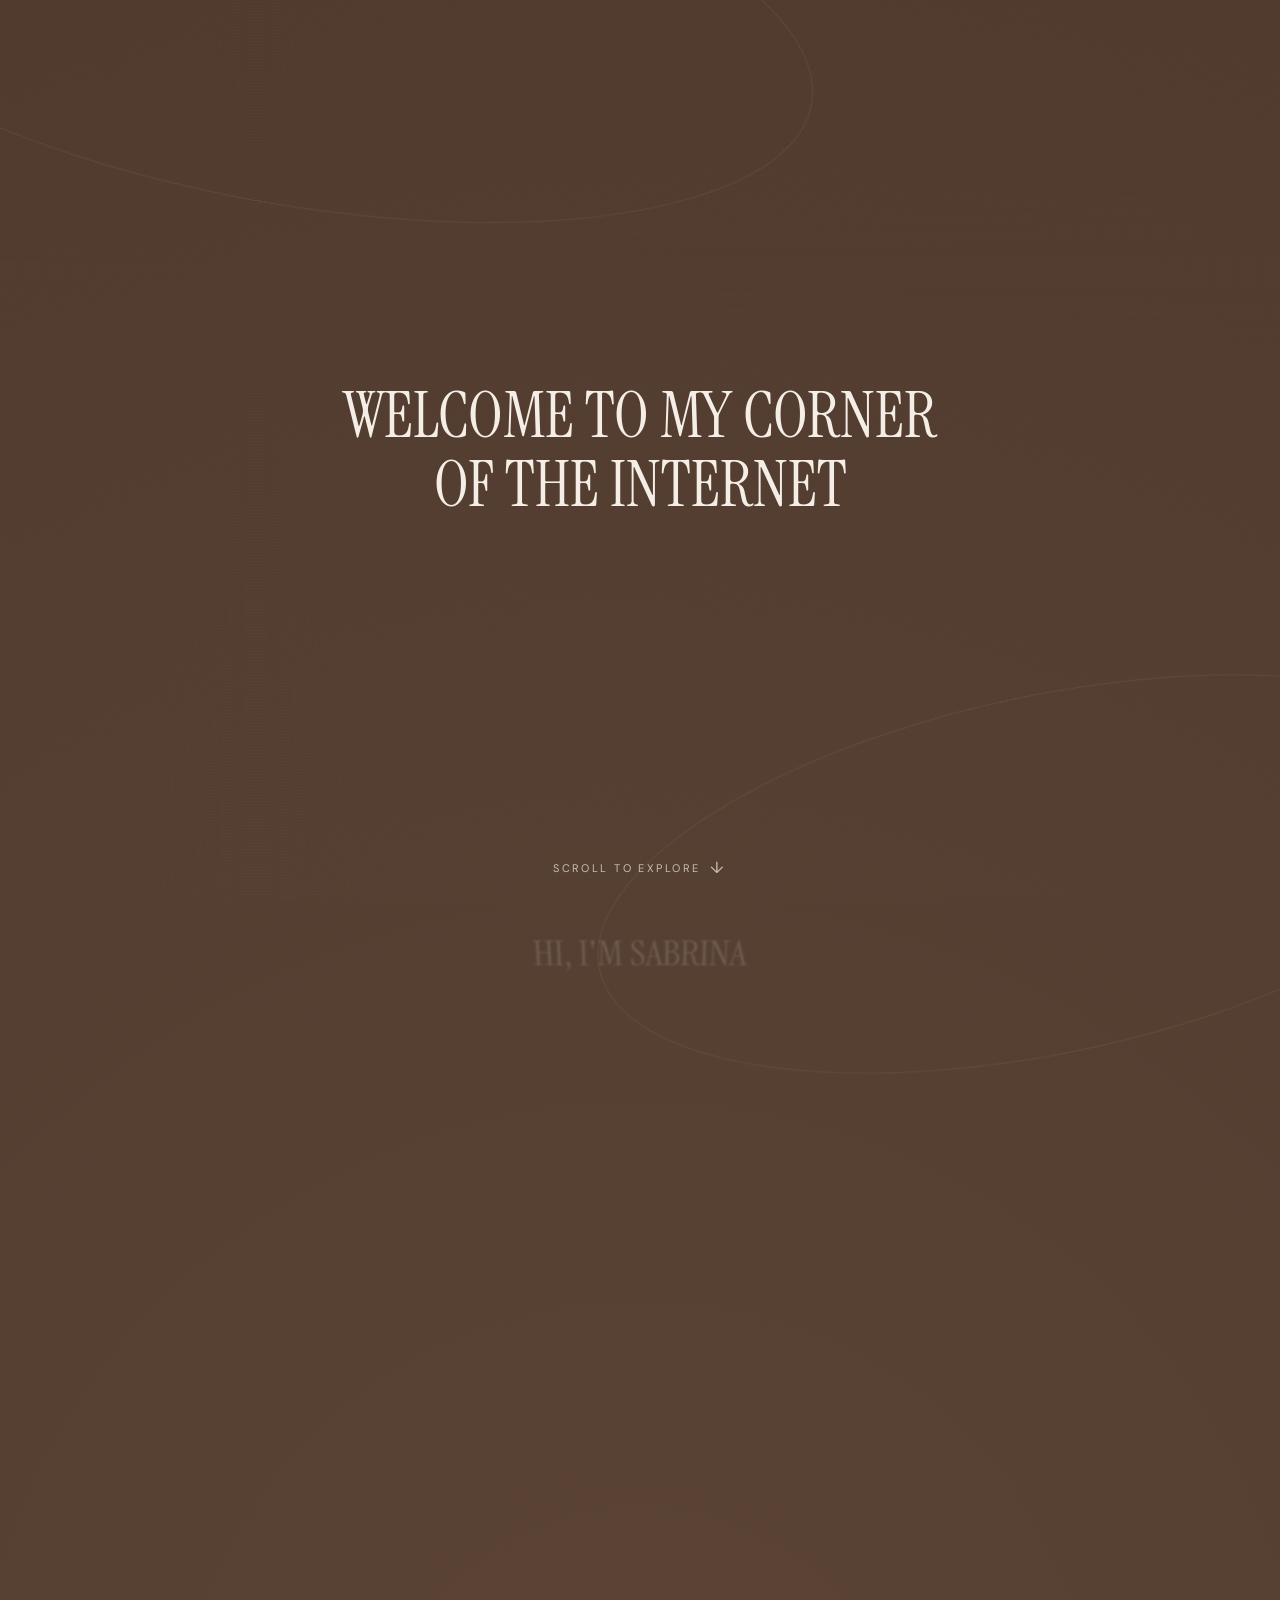
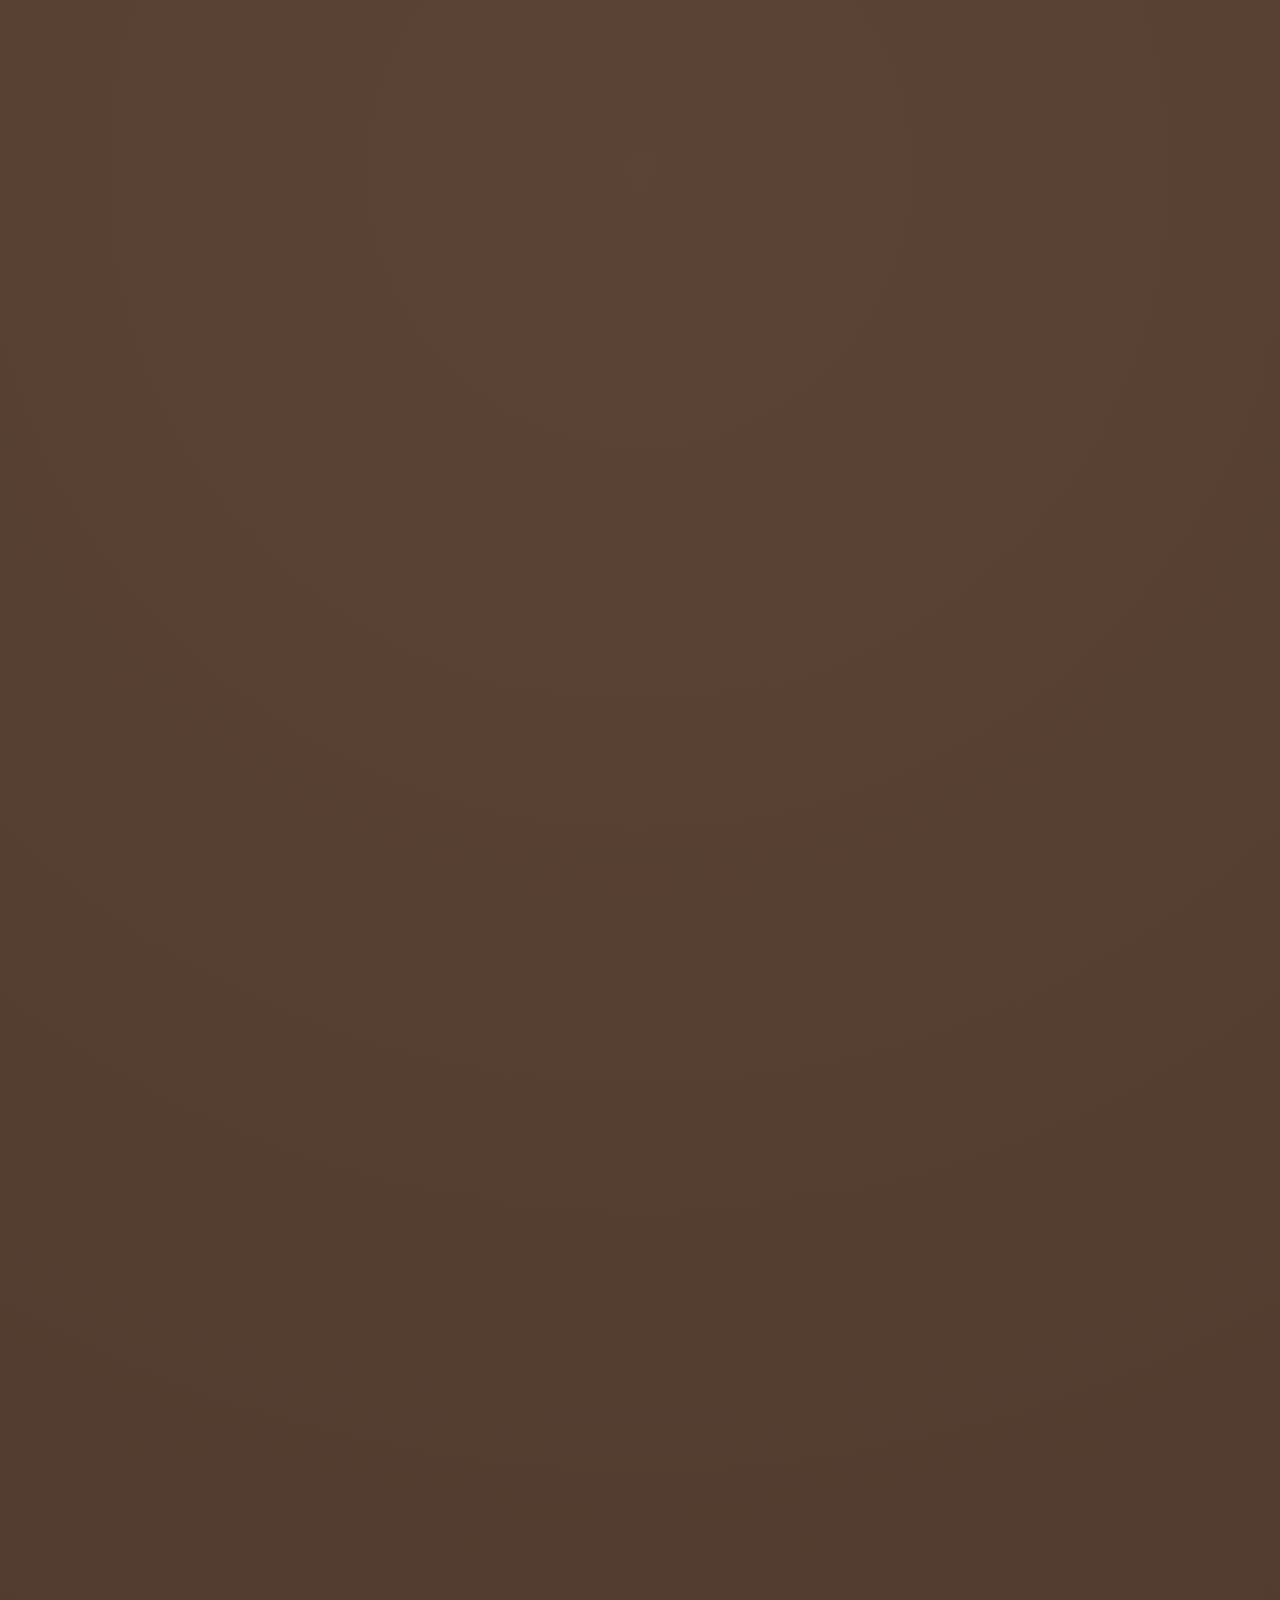
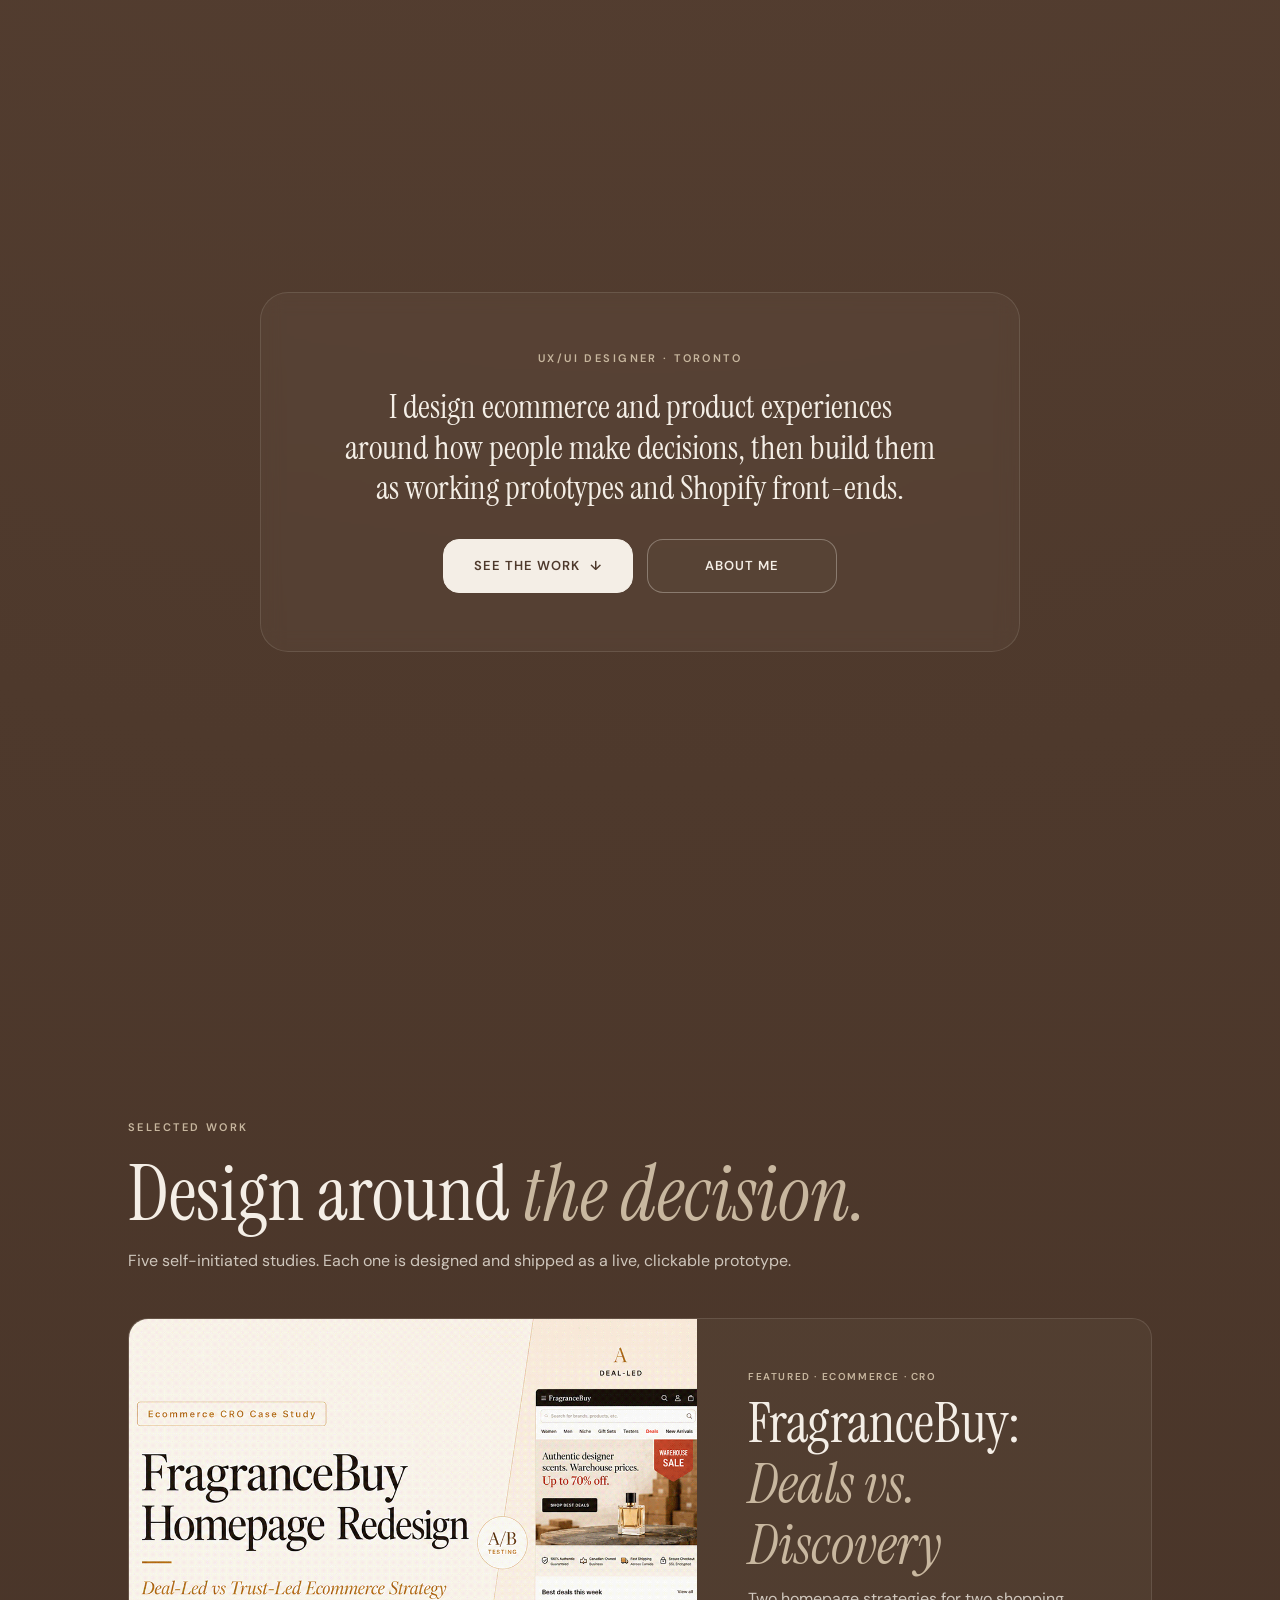
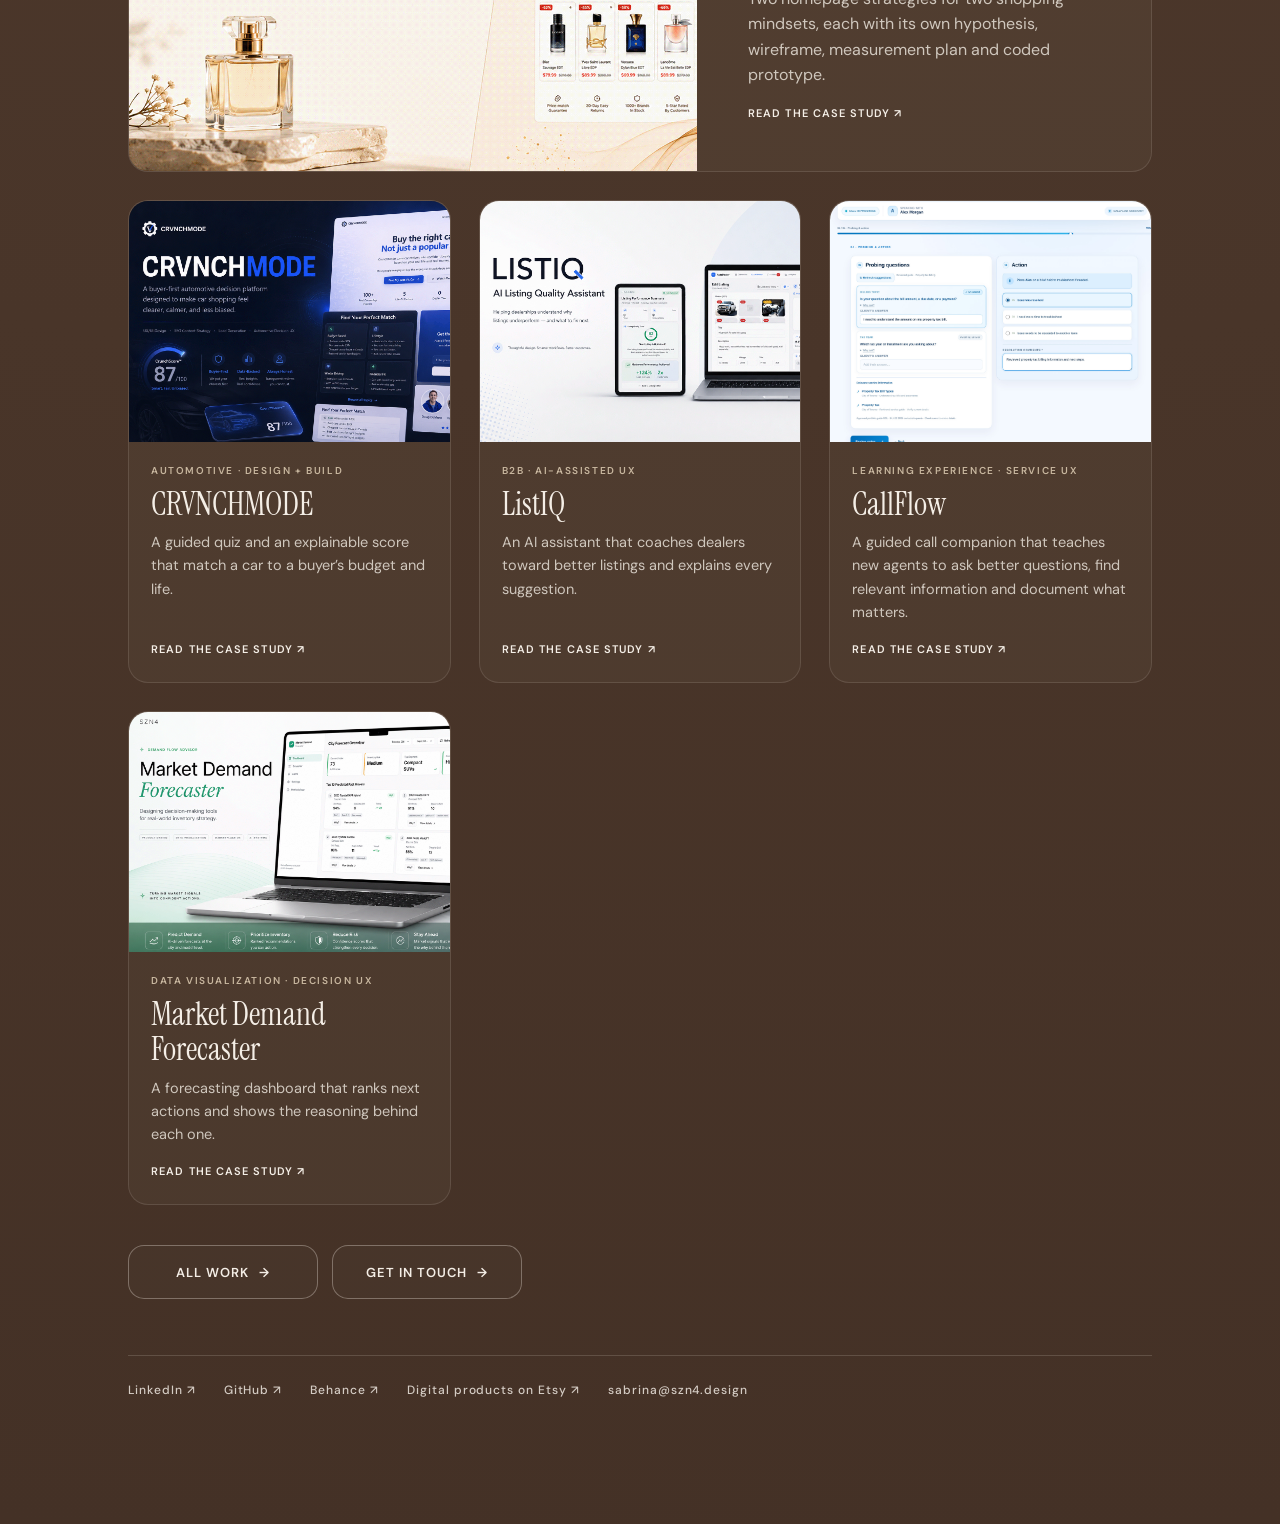
<file: index.html>
<!DOCTYPE html>

<html lang="en">
<head>
<meta charset="utf-8"/>
<meta content="width=device-width, initial-scale=1, viewport-fit=cover" name="viewport"/>
<meta content="#4E392C" name="theme-color"/>
<meta content="Sabrina Mohammed is a Toronto-based UX/UI designer who designs and builds ecommerce, CRO and product experiences, from concept to working front-end." name="description"/>
<title>Sabrina Mohammed — UX/UI Designer who builds | SZN4.DESIGN</title>
<link href="https://fonts.googleapis.com" rel="preconnect"/>
<link crossorigin="" href="https://fonts.gstatic.com" rel="preconnect"/>
<link href="https://fonts.googleapis.com/css2?family=DM+Sans:wght@400;500;600;700&amp;family=Instrument+Serif:ital@0;1&amp;display=swap" rel="stylesheet"/>
<link href="styles.css" rel="stylesheet"/>
<link href="/assets/site.css" rel="stylesheet"/><link href="https://www.szn4.design/" rel="canonical"/><link rel="icon" href="/assets/brand/favicon.svg" type="image/svg+xml"><link rel="icon" href="/assets/brand/favicon-32.png" sizes="32x32" type="image/png"><link rel="apple-touch-icon" href="/assets/brand/apple-touch-icon.png"></head>
<body><a class="skip-link" href="#main">Skip to content</a><header class="portfolio-nav home-nav" id="homeNav"><a aria-label="SZN4 home" class="wordmark" href="/"><svg class="brand-mark" viewBox="0 0 40 40" width="30" height="30" aria-hidden="true" focusable="false"><path d="M22.09 5.15 A15 15 0 0 1 34.85 17.91" fill="none" stroke="currentColor" stroke-width="1.65" stroke-linecap="round"/><path d="M34.85 22.09 A15 15 0 0 1 22.09 34.85" fill="none" stroke="currentColor" stroke-width="1.65" stroke-linecap="round"/><path d="M17.91 34.85 A15 15 0 0 1 5.15 22.09" fill="none" stroke="currentColor" stroke-width="1.65" stroke-linecap="round"/><path d="M5.15 17.91 A15 15 0 0 1 17.91 5.15" fill="none" stroke="currentColor" stroke-width="1.65" stroke-linecap="round"/><circle cx="20.00" cy="5.00" r="2.06" fill="#C8B79F"/><path d="M17.520500000000002 28.91Q17.149250000000002 28.91 17.149250000000002 28.6625Q17.149250000000002 28.39025 17.520500000000002 28.34075L18.68375 28.19225Q19.228250000000003 28.118 19.426250000000003 27.932375Q19.62425 27.74675 19.72325 27.2765L20.46575 24.083750000000002Q20.54 23.7125 20.168750000000003 23.7125H15.1445Q14.7485 23.7125 14.7485 23.4155Q14.7485 23.267 14.859875 23.09375Q14.971250000000001 22.9205 15.1445 22.673000000000002L23.708000000000002 11.337499999999999Q23.88125 11.09 24.1535 11.09H24.6485Q24.8465 11.09 24.883625000000002 11.201374999999999Q24.92075 11.312749999999998 24.77225 11.510749999999998L16.4315 21.98Q16.184 22.3265 16.5305 22.3265H20.54Q20.86175 22.3265 20.936 22.0295L22.0745 17.128999999999998Q22.14875 16.8815 22.421 16.732999999999997L23.38625 16.213250000000002Q23.58425 16.0895 23.695625 16.16375Q23.807000000000002 16.238 23.7575 16.436L22.495250000000002 21.98Q22.421 22.3265 22.74275 22.3265H23.83175Q24.1535 22.3265 24.079250000000002 22.6235L23.88125 23.4155Q23.807000000000002 23.7125 23.51 23.7125H22.421Q22.0745 23.7125 22.00025 24.059L21.25775 27.2765Q21.15875 27.79625 21.270125 27.981875000000002Q21.381500000000003 28.1675 21.8765 28.24175L22.322000000000003 28.316Q22.54475 28.34075 22.619 28.427374999999998Q22.69325 28.514 22.69325 28.613Q22.69325 28.91 22.24775 28.91Z" fill="currentColor"/></svg><span>SZN4.DESIGN</span></a><nav aria-label="Primary navigation"><a href="/ui-ux-projects/">Work</a><a href="/about-me/">About</a><a href="/about-me/#contact">Contact</a></nav><div class="nav-social"><a href="https://www.linkedin.com/in/sabrina-mohammed-31694483/" target="_blank" rel="noopener noreferrer" aria-label="LinkedIn (opens in new tab)" title="LinkedIn"><svg viewBox="0 0 24 24" width="16" height="16" aria-hidden="true" focusable="false"><path fill="currentColor" d="M20.447 20.452h-3.554v-5.569c0-1.328-.027-3.037-1.852-3.037-1.853 0-2.136 1.445-2.136 2.939v5.667H9.351V9h3.414v1.561h.046c.477-.9 1.637-1.85 3.37-1.85 3.601 0 4.267 2.37 4.267 5.455v6.286zM5.337 7.433c-1.144 0-2.063-.926-2.063-2.065 0-1.138.92-2.063 2.063-2.063 1.14 0 2.064.925 2.064 2.063 0 1.139-.925 2.065-2.064 2.065zm1.782 13.019H3.555V9h3.564v11.452zM22.225 0H1.771C.792 0 0 .774 0 1.729v20.542C0 23.227.792 24 1.771 24h20.451C23.2 24 24 23.227 24 22.271V1.729C24 .774 23.2 0 22.222 0h.003z"/></svg></a><a href="https://github.com/SZN4Design" target="_blank" rel="noopener noreferrer" aria-label="GitHub (opens in new tab)" title="GitHub"><svg viewBox="0 0 24 24" width="16" height="16" aria-hidden="true" focusable="false"><path fill="currentColor" d="M12 .297c-6.63 0-12 5.373-12 12 0 5.303 3.438 9.8 8.205 11.385.6.113.82-.258.82-.577 0-.285-.01-1.04-.015-2.04-3.338.724-4.042-1.61-4.042-1.61C4.422 18.07 3.633 17.7 3.633 17.7c-1.087-.744.084-.729.084-.729 1.205.084 1.838 1.236 1.838 1.236 1.07 1.835 2.809 1.305 3.495.998.108-.776.417-1.305.76-1.605-2.665-.3-5.466-1.332-5.466-5.93 0-1.31.465-2.38 1.235-3.22-.135-.303-.54-1.523.105-3.176 0 0 1.005-.322 3.3 1.23.96-.267 1.98-.399 3-.405 1.02.006 2.04.138 3 .405 2.28-1.552 3.285-1.23 3.285-1.23.645 1.653.24 2.873.12 3.176.765.84 1.23 1.91 1.23 3.22 0 4.61-2.805 5.625-5.475 5.92.42.36.81 1.096.81 2.22 0 1.606-.015 2.896-.015 3.286 0 .315.21.69.825.57C20.565 22.092 24 17.592 24 12.297c0-6.627-5.373-12-12-12"/></svg></a><a href="https://www.behance.net/sabrinamohammed" target="_blank" rel="noopener noreferrer" aria-label="Behance (opens in new tab)" title="Behance"><svg viewBox="0 0 24 24" width="16" height="16" aria-hidden="true" focusable="false"><path fill="currentColor" d="M16.969 16.927a2.561 2.561 0 0 0 1.901.677 2.501 2.501 0 0 0 1.531-.475c.362-.235.636-.584.779-.99h2.585a5.091 5.091 0 0 1-1.9 2.896 5.292 5.292 0 0 1-3.091.88 5.839 5.839 0 0 1-2.284-.433 4.871 4.871 0 0 1-1.723-1.211 5.657 5.657 0 0 1-1.08-1.874 7.057 7.057 0 0 1-.383-2.393c-.005-.8.129-1.595.396-2.349a5.313 5.313 0 0 1 5.088-3.604 4.87 4.87 0 0 1 2.376.563c.661.362 1.231.87 1.668 1.485a6.2 6.2 0 0 1 .943 2.133c.194.821.263 1.666.205 2.508h-7.699c-.063.79.184 1.574.688 2.187ZM6.947 4.084a8.065 8.065 0 0 1 1.928.198 4.29 4.29 0 0 1 1.49.638c.418.303.748.711.958 1.182.241.579.357 1.203.341 1.83a3.506 3.506 0 0 1-.506 1.961 3.726 3.726 0 0 1-1.503 1.287 3.588 3.588 0 0 1 2.027 1.437c.464.747.697 1.615.67 2.494a4.593 4.593 0 0 1-.423 2.032 3.945 3.945 0 0 1-1.163 1.413 5.114 5.114 0 0 1-1.683.807 7.135 7.135 0 0 1-1.928.259H0V4.084h6.947Zm-.235 12.9c.308.004.616-.029.916-.099a2.18 2.18 0 0 0 .766-.332c.228-.158.411-.371.534-.619.142-.317.208-.663.191-1.009a2.08 2.08 0 0 0-.642-1.715 2.618 2.618 0 0 0-1.696-.505h-3.54v4.279h3.471Zm13.635-5.967a2.13 2.13 0 0 0-1.654-.619 2.336 2.336 0 0 0-1.163.259 2.474 2.474 0 0 0-.738.62 2.359 2.359 0 0 0-.396.792c-.074.239-.12.485-.137.734h4.769a3.239 3.239 0 0 0-.679-1.785l-.002-.001Zm-13.813-.648a2.254 2.254 0 0 0 1.423-.433c.399-.355.607-.88.56-1.413a1.916 1.916 0 0 0-.178-.891 1.298 1.298 0 0 0-.495-.533 1.851 1.851 0 0 0-.711-.274 3.966 3.966 0 0 0-.835-.073H3.241v3.631h3.293v-.014ZM21.62 5.122h-5.976v1.527h5.976V5.122Z"/></svg></a><a href="https://www.etsy.com/ca/shop/SZN4Design" target="_blank" rel="noopener noreferrer" aria-label="Digital products on Etsy (opens in new tab)" title="Digital products on Etsy"><svg viewBox="0 0 24 24" width="16" height="16" aria-hidden="true" focusable="false"><path fill="currentColor" d="M8.559 2.445c0-.325.033-.52.59-.52h7.465c1.3 0 2.02 1.11 2.54 3.193l.42 1.666h1.27c.23-4.728.43-6.784.43-6.784s-3.196.36-5.09.36H6.635L1.521.196v1.37l1.725.326c1.21.24 1.5.496 1.6 1.606 0 0 .11 3.27.11 8.64 0 5.385-.09 8.61-.09 8.61 0 .973-.39 1.333-1.59 1.573l-1.722.33V24l5.13-.165h8.55c1.935 0 6.39.165 6.39.165.105-1.17.75-6.48.855-7.064h-1.2l-1.284 2.91c-1.005 2.28-2.476 2.445-4.11 2.445h-4.906c-1.63 0-2.415-.64-2.415-2.05V12.8s3.62 0 4.79.096c.912.064 1.463.325 1.76 1.598l.39 1.695h1.41l-.09-4.278.192-4.305h-1.391l-.45 1.89c-.283 1.244-.48 1.47-1.754 1.6-1.666.17-4.815.14-4.815.14V2.45h-.05z"/></svg></a></div></header>
<div aria-hidden="true" class="ambient ambient-one"></div>
<div aria-hidden="true" class="ambient ambient-two"></div>
<div aria-hidden="true" class="grain"></div>
<div aria-hidden="true" class="scroll-cue" id="scrollCue">
<span>SCROLL TO EXPLORE</span>
<span class="scroll-arrow">↓</span>
</div>
<main aria-label="SZN4 Design introduction" class="scroll-stage" id="main">
<section class="zoom-line eyebrow" data-max-scale="1.08" data-min-scale="0.80">
<div class="line-inner">WELCOME TO MY CORNER OF THE INTERNET</div>
</section>
<section class="zoom-line intro" data-max-scale="1.10" data-min-scale="0.80">
<h1 class="line-inner">HI, I'M SABRINA</h1>
</section>
<section class="zoom-line statement" data-max-scale="1.14" data-min-scale="0.78">
<div class="line-inner">I design digital experiences around how people actually behave.</div>
</section>
<section class="zoom-line disciplines" data-max-scale="1.06" data-min-scale="0.82">
<div class="line-inner">UX/UI DESIGN <span>·</span> ECOMMERCE + CRO <span>·</span> FRONT-END BUILD</div>
</section>
<section class="zoom-line circles" data-max-scale="1.08" data-min-scale="0.84">
<div aria-hidden="true" class="line-inner">
<span class="circle"></span>
<span class="circle"></span>
<span class="circle"></span>
<span class="circle"></span>
</div>
</section>
<section class="zoom-line closing" data-max-scale="1.08" data-min-scale="0.82" id="closingLine">
<div class="line-inner">I DESIGN IT. <span class="closing-accent">THEN I BUILD IT.</span></div>
</section>
<section aria-label="Who I am" class="cta-section" id="ctaSection">
<div class="cta-card">
<p class="cta-kicker">UX/UI DESIGNER · TORONTO</p>
<p class="cta-statement">I design ecommerce and product experiences around how people make decisions, then build them as working prototypes and Shopify front-ends.</p>
<div class="cta-actions">
<a class="button button-primary" href="#work">
            SEE THE WORK <span aria-hidden="true">↓</span>
</a>
<a class="button button-secondary" href="/about-me/">ABOUT ME</a>
</div>
</div>
</section>
<section aria-labelledby="work-title" class="home-work" id="work">
<div class="home-work-head">
<p class="cta-kicker">SELECTED WORK</p>
<h2 id="work-title">Design around <em>the decision.</em></h2>
<p>Five self-initiated studies. Each one is designed and shipped as a live, clickable prototype.</p>
</div>
<div class="home-work-grid">
<a class="home-card home-card-featured" href="/fragrancebuy-deals-vs-discovery/">
<span class="home-card-art"><img alt="FragranceBuy homepage concepts" decoding="async" height="788" loading="lazy" src="/assets/projects/fragrancebuy-deals-vs-discovery/cover.png" width="1007"/></span>
<span class="home-card-copy">
<span class="home-card-meta">FEATURED · ECOMMERCE · CRO</span>
<strong>FragranceBuy: <em>Deals vs. Discovery</em></strong>
<span class="home-card-desc">Two homepage strategies for two shopping mindsets, each with its own hypothesis, wireframe, measurement plan and coded prototype.</span>
<span class="home-card-link">Read the case study ↗</span>
</span>
</a>
<a class="home-card" href="/crvnchmode-designing-a-smarter-way-to-choose-a-car/">
<span class="home-card-art"><img alt="CRVNCHMODE car-buying platform" decoding="async" height="941" loading="lazy" src="/assets/projects/crvnchmode-designing-a-smarter-way-to-choose-a-car/cover.png" width="1254"/></span>
<span class="home-card-copy">
<span class="home-card-meta">AUTOMOTIVE · DESIGN + BUILD</span>
<strong>CRVNCHMODE</strong>
<span class="home-card-desc">A guided quiz and an explainable score that match a car to a buyer’s budget and life.</span>
<span class="home-card-link">Read the case study ↗</span>
</span>
</a>
<a class="home-card" href="/dealer-listing-optimization-platform/">
<span class="home-card-art"><img alt="ListIQ listing quality assistant" decoding="async" height="901" loading="lazy" src="/assets/projects/dealer-listing-optimization-platform/cover.png" width="1201"/></span>
<span class="home-card-copy">
<span class="home-card-meta">B2B · AI-ASSISTED UX</span>
<strong>ListIQ</strong>
<span class="home-card-desc">An AI assistant that coaches dealers toward better listings and explains every suggestion.</span>
<span class="home-card-link">Read the case study ↗</span>
</span>
</a>
<a class="home-card" href="/callflow-311-learning-lab/">
<span class="home-card-art"><img alt="CallFlow guided service-call training interface with probing questions and call documentation" decoding="async" height="1222" loading="lazy" src="/assets/projects/callflow-311-learning-lab/cover.jpg" width="1440"/></span>
<span class="home-card-copy">
<span class="home-card-meta">LEARNING EXPERIENCE · SERVICE UX</span>
<strong>CallFlow</strong>
<span class="home-card-desc">A guided call companion that teaches new agents to ask better questions, find relevant information and document what matters.</span>
<span class="home-card-link">Read the case study ↗</span>
</span>
</a>
<a class="home-card" href="/market-demand-forecaster/">
<span class="home-card-art"><img alt="Market Demand Forecaster dashboard" decoding="async" height="891" loading="lazy" src="/assets/projects/market-demand-forecaster/cover.png" width="1188"/></span>
<span class="home-card-copy">
<span class="home-card-meta">DATA VISUALIZATION · DECISION UX</span>
<strong>Market Demand Forecaster</strong>
<span class="home-card-desc">A forecasting dashboard that ranks next actions and shows the reasoning behind each one.</span>
<span class="home-card-link">Read the case study ↗</span>
</span>
</a>
</div>
<div class="home-work-foot">
<a class="button button-secondary" href="/ui-ux-projects/">ALL WORK <span aria-hidden="true">→</span></a>
<a class="button button-secondary" href="/about-me/#contact">GET IN TOUCH <span aria-hidden="true">→</span></a>
</div>
<nav aria-label="Find me elsewhere" class="home-links"><a href="https://www.linkedin.com/in/sabrina-mohammed-31694483/" target="_blank" rel="noopener noreferrer">LinkedIn ↗</a><a href="https://github.com/SZN4Design" target="_blank" rel="noopener noreferrer">GitHub ↗</a><a href="https://www.behance.net/sabrinamohammed" target="_blank" rel="noopener noreferrer">Behance ↗</a><a href="https://www.etsy.com/ca/shop/SZN4Design" target="_blank" rel="noopener noreferrer">Digital products on Etsy ↗</a><a href="mailto:sabrina@szn4.design">sabrina@szn4.design</a></nav>
</section>
</main>
<script src="script.js"></script>
</body>
</html>
</file>
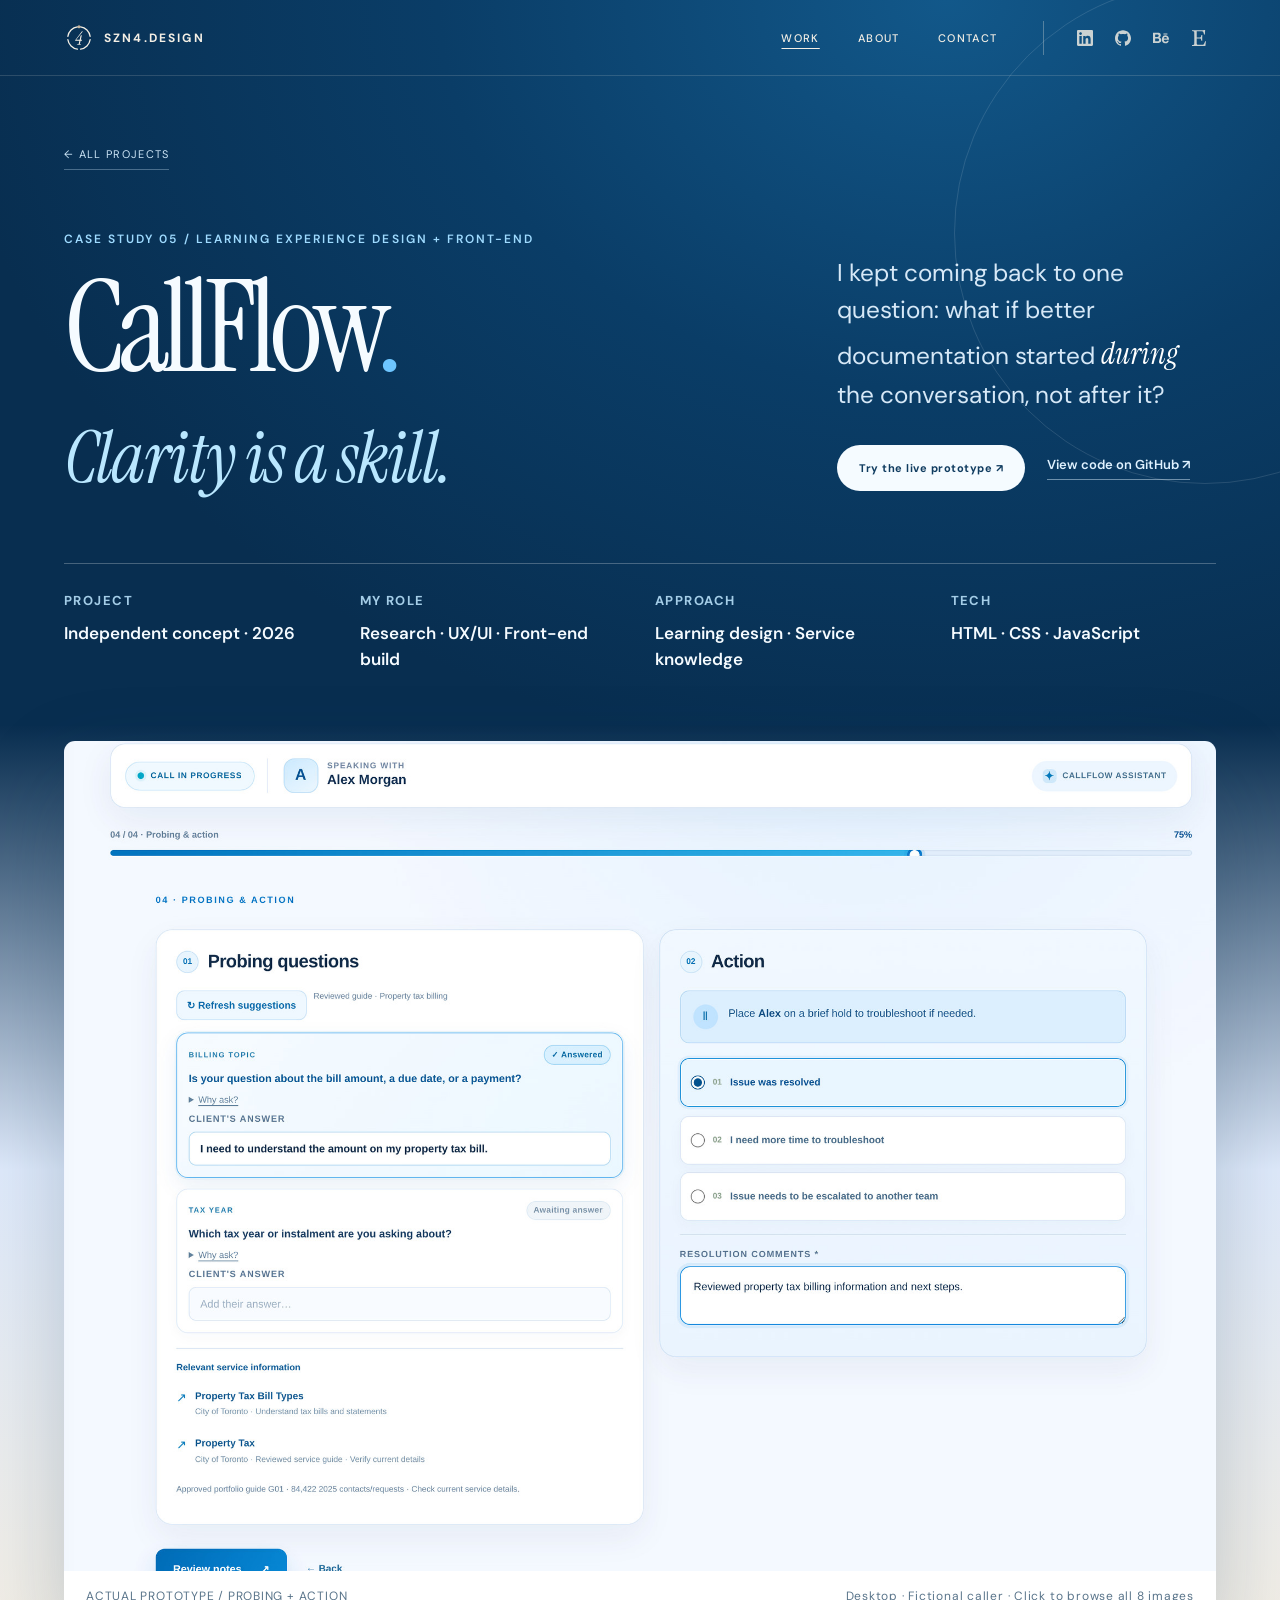
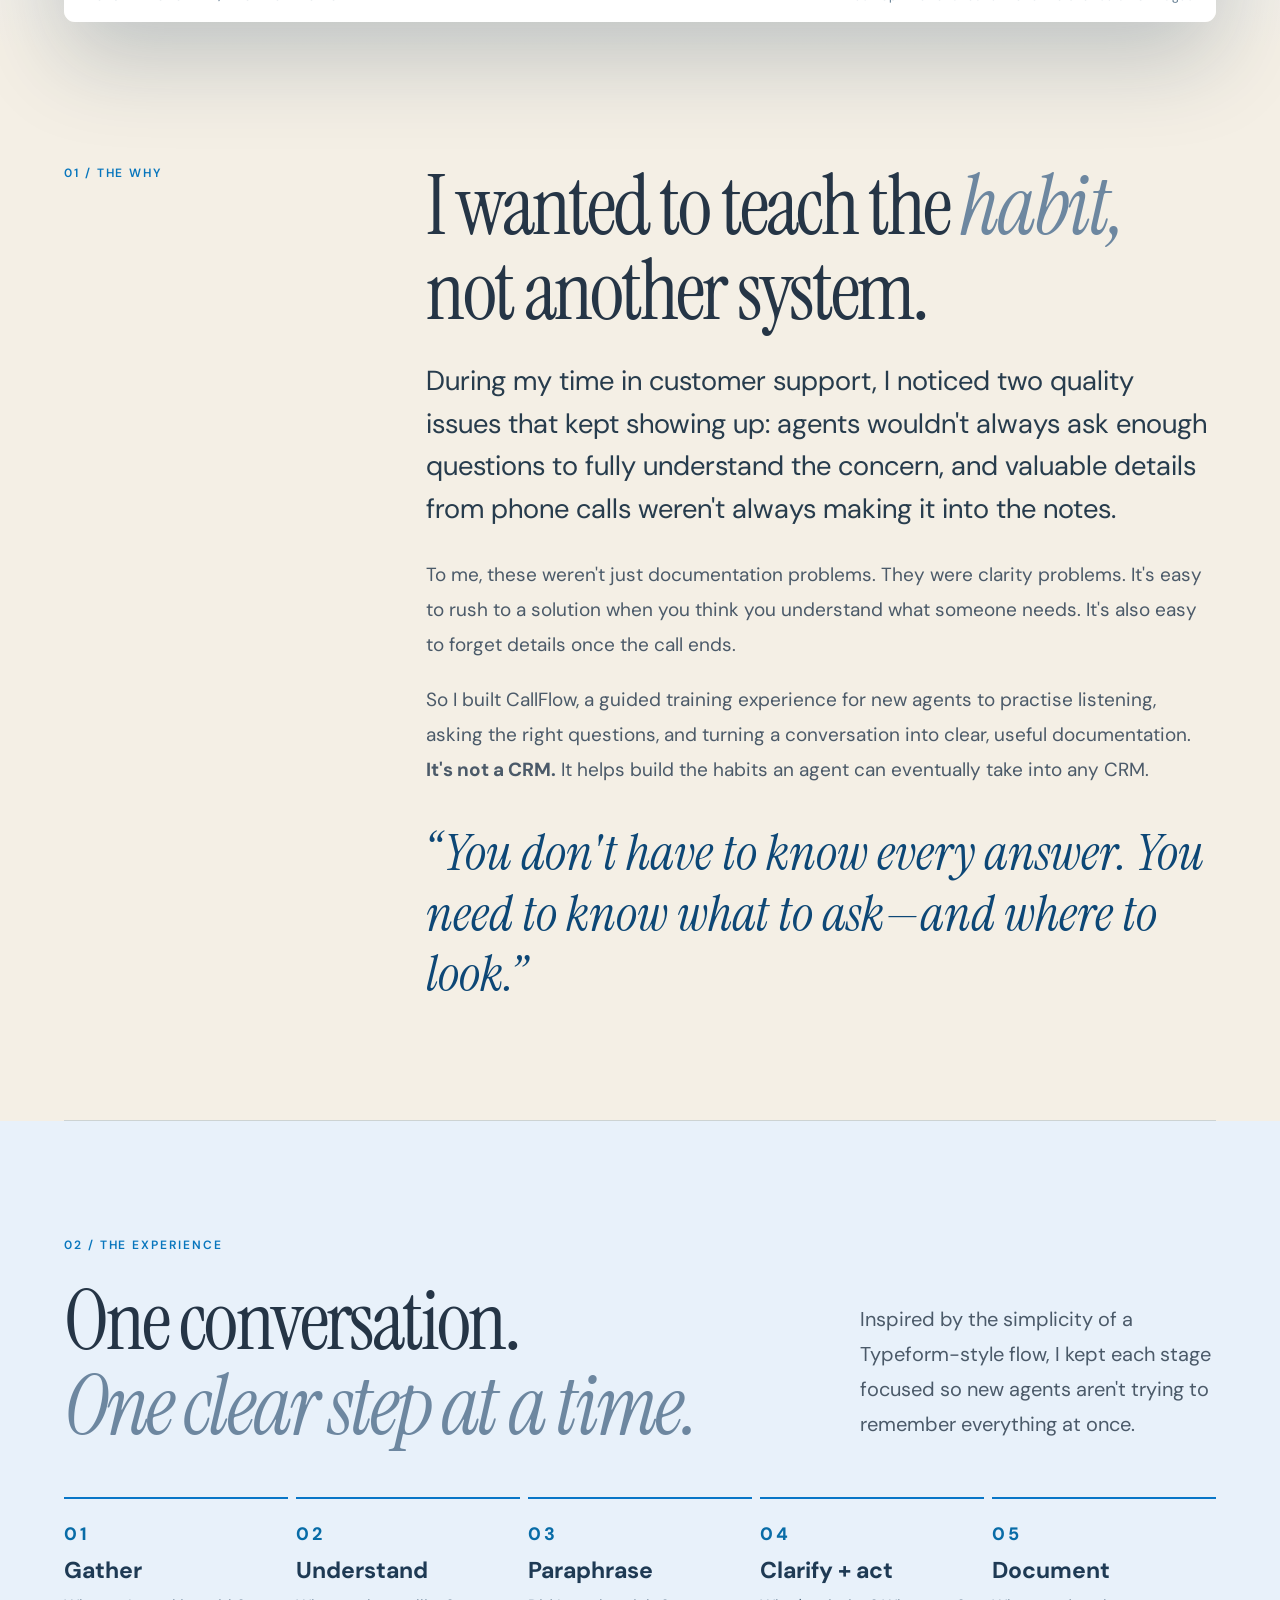
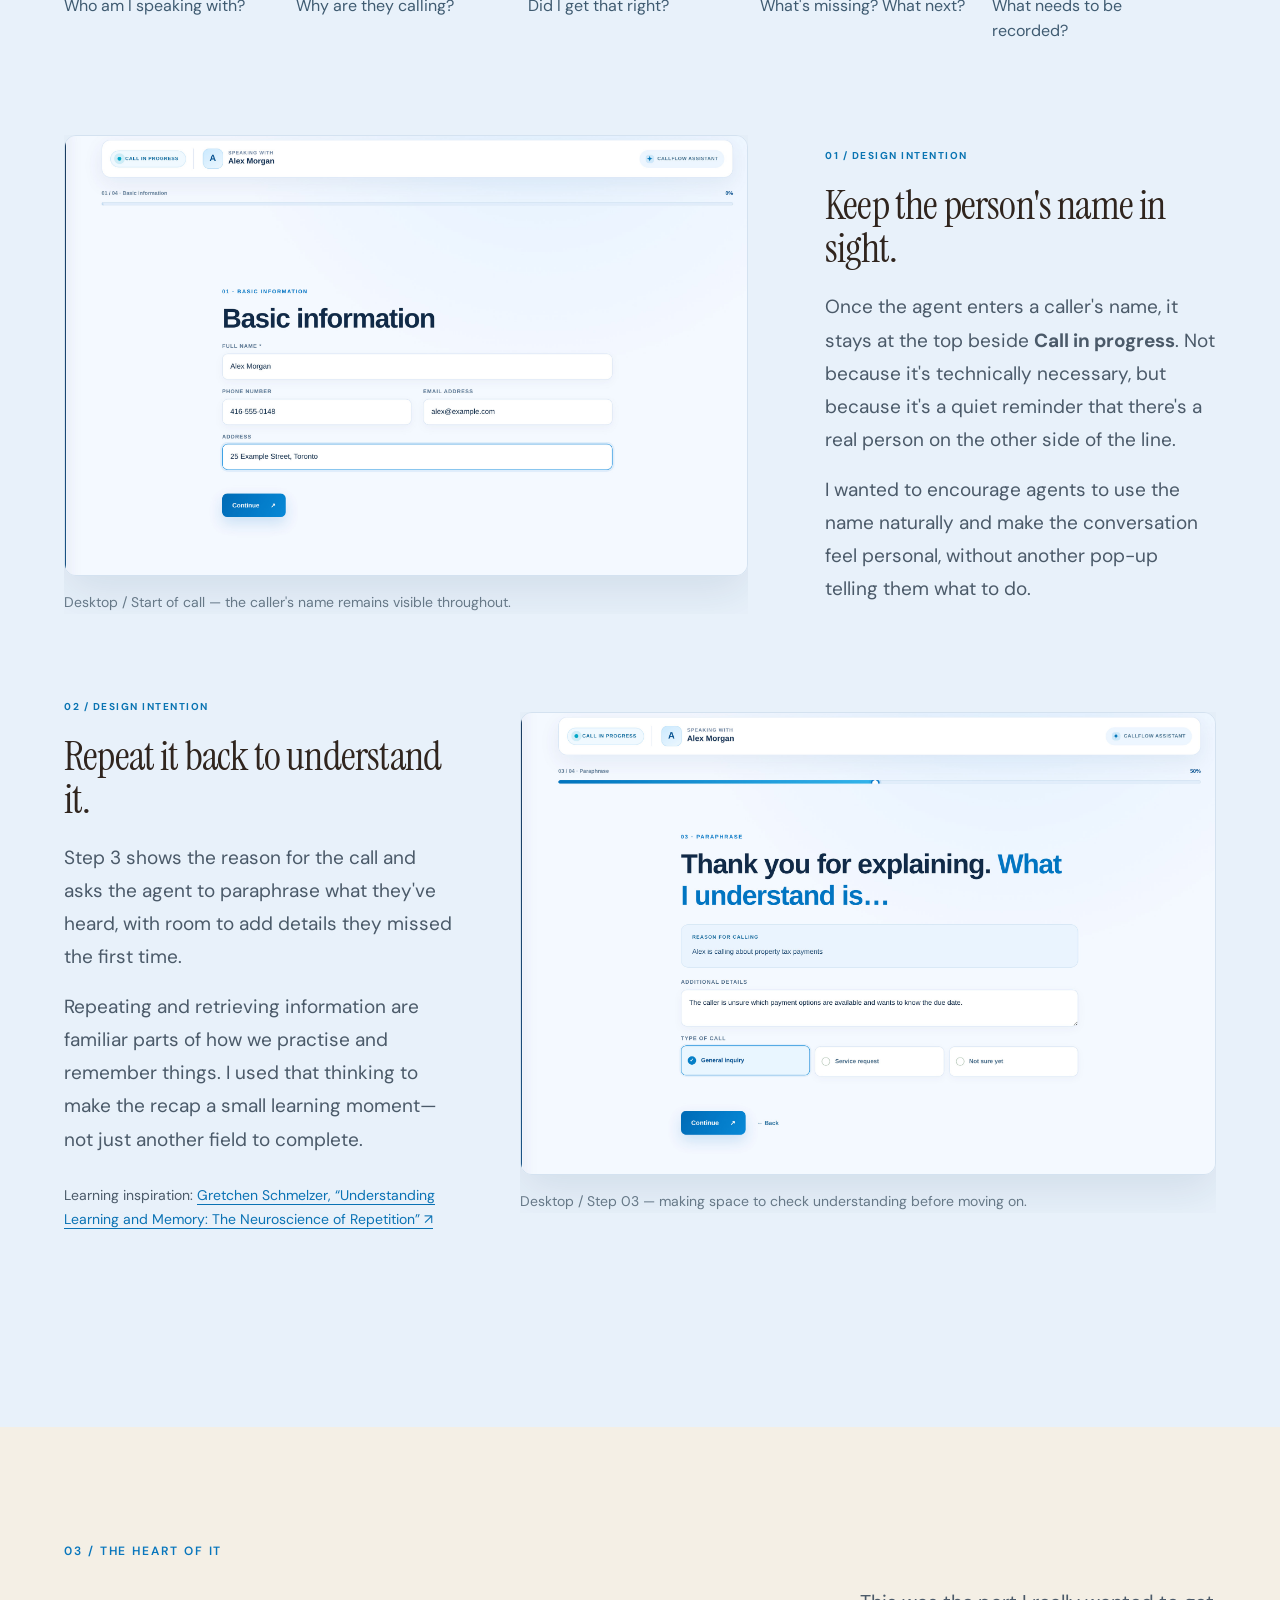
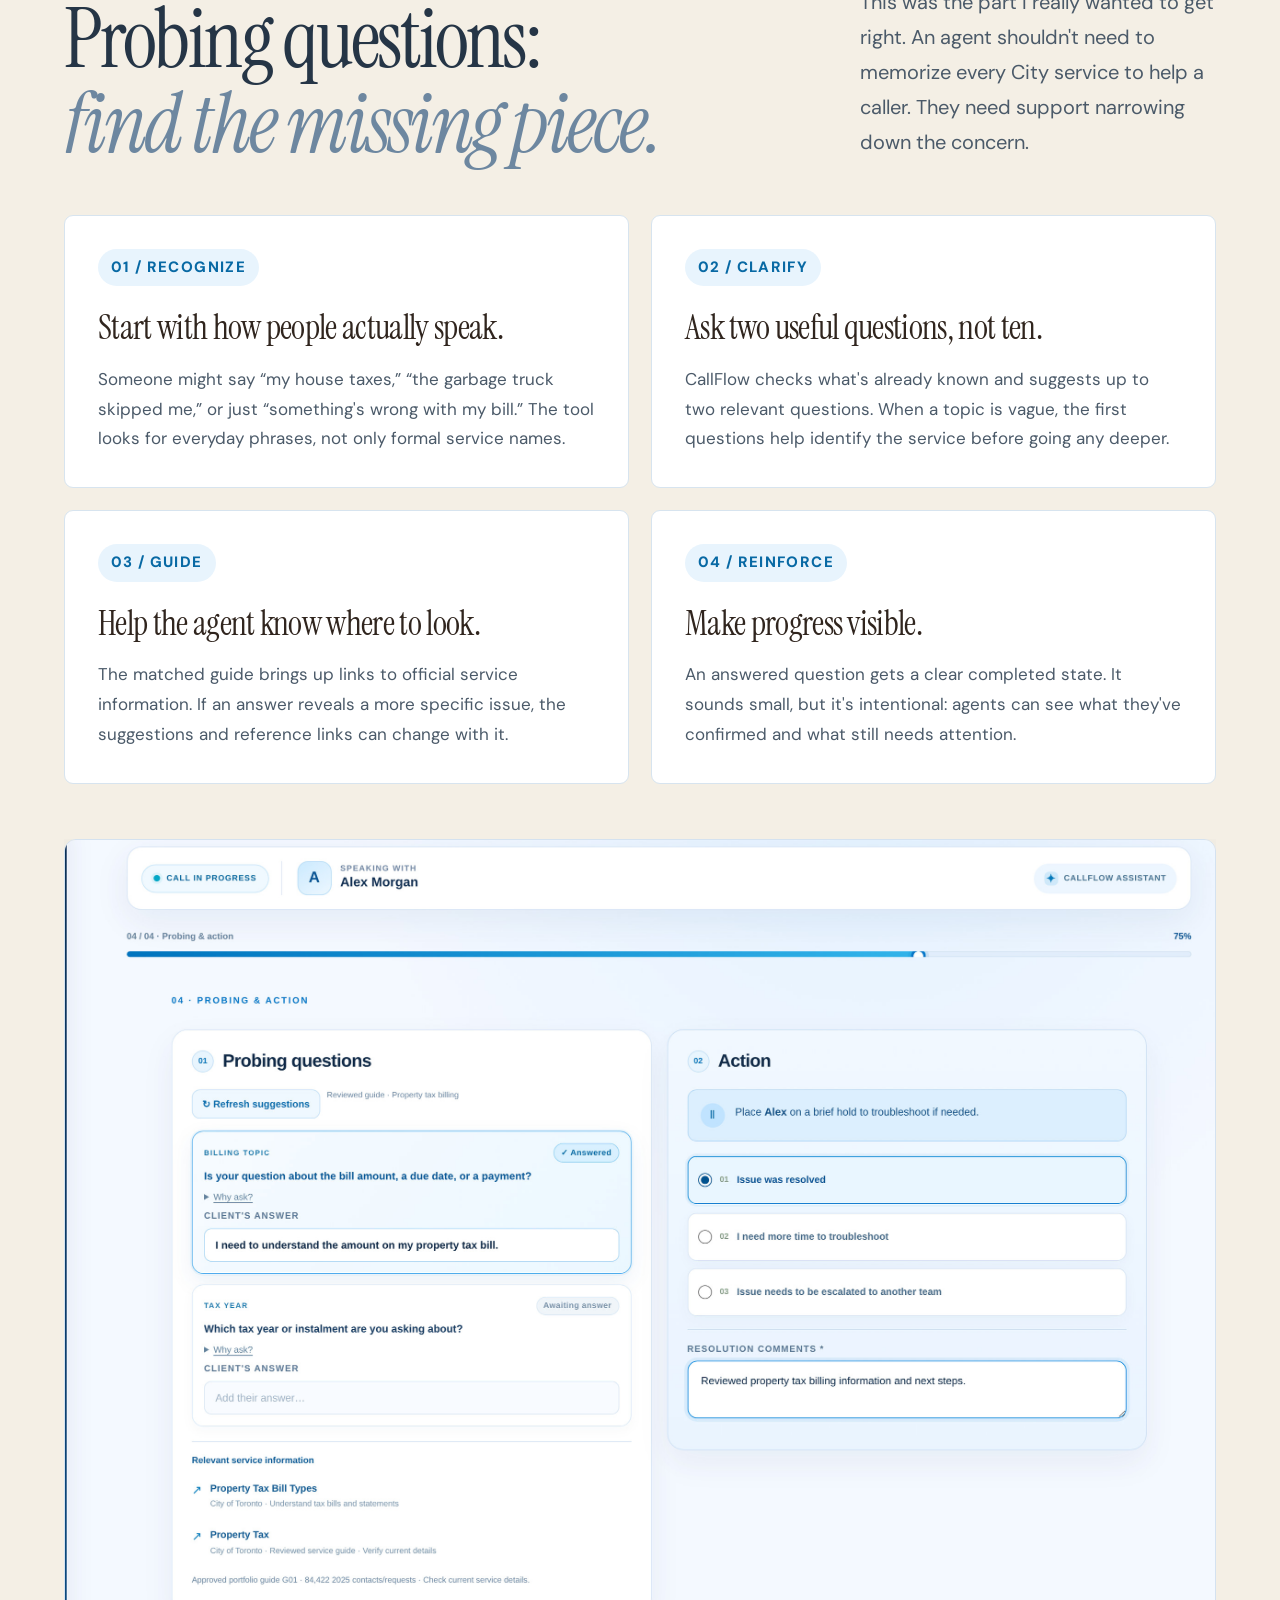
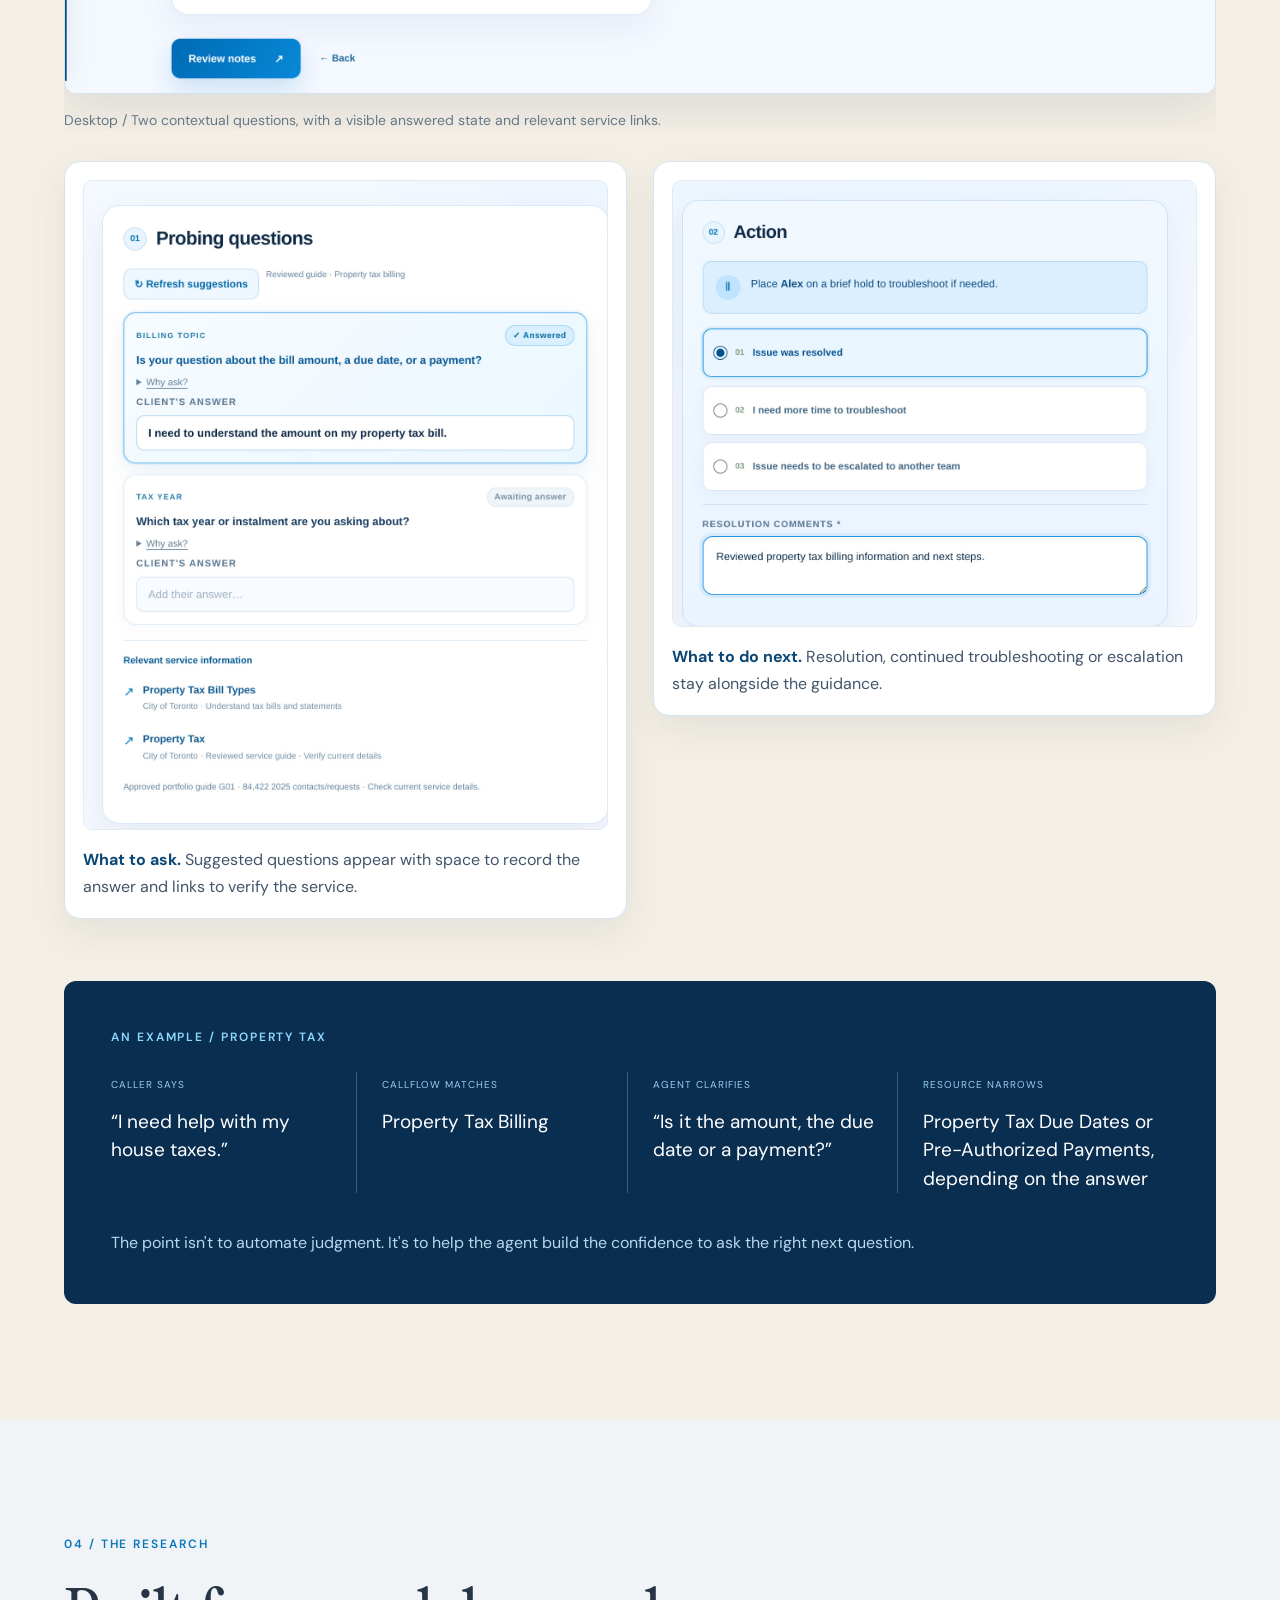
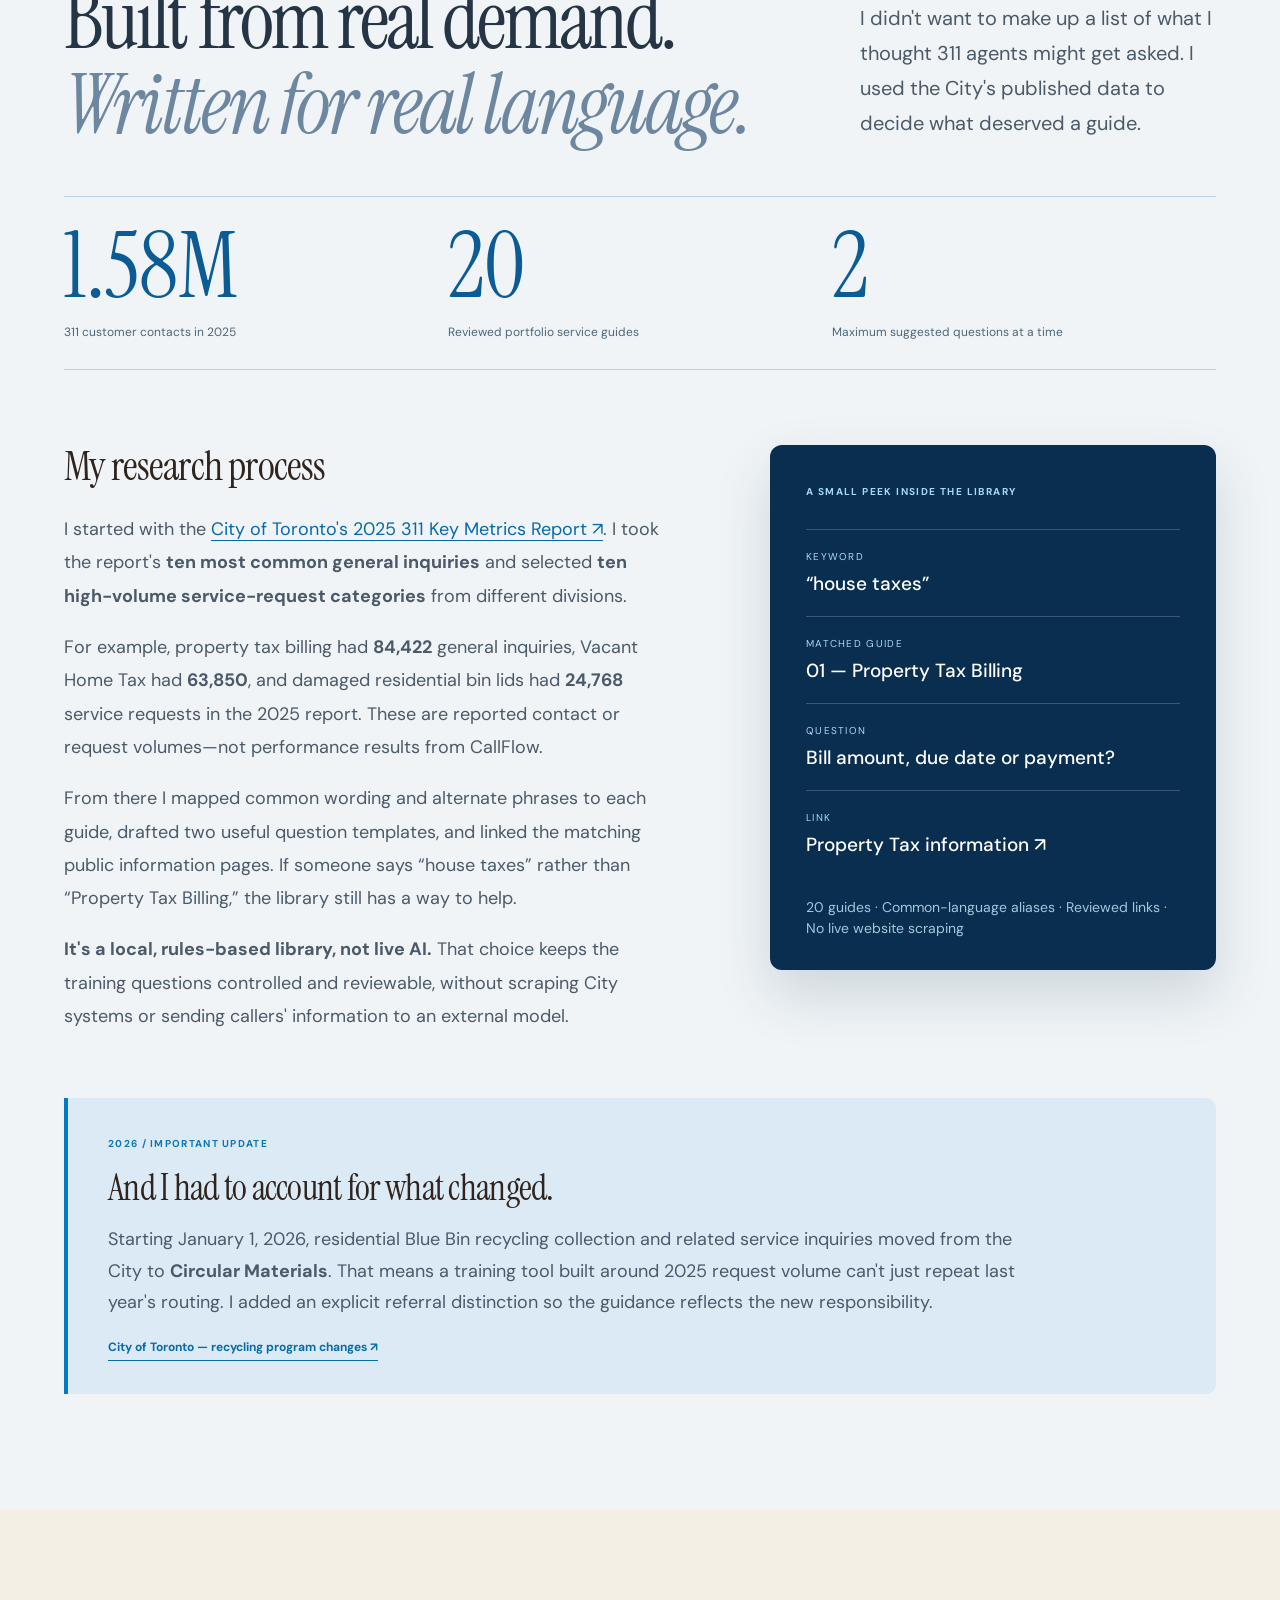
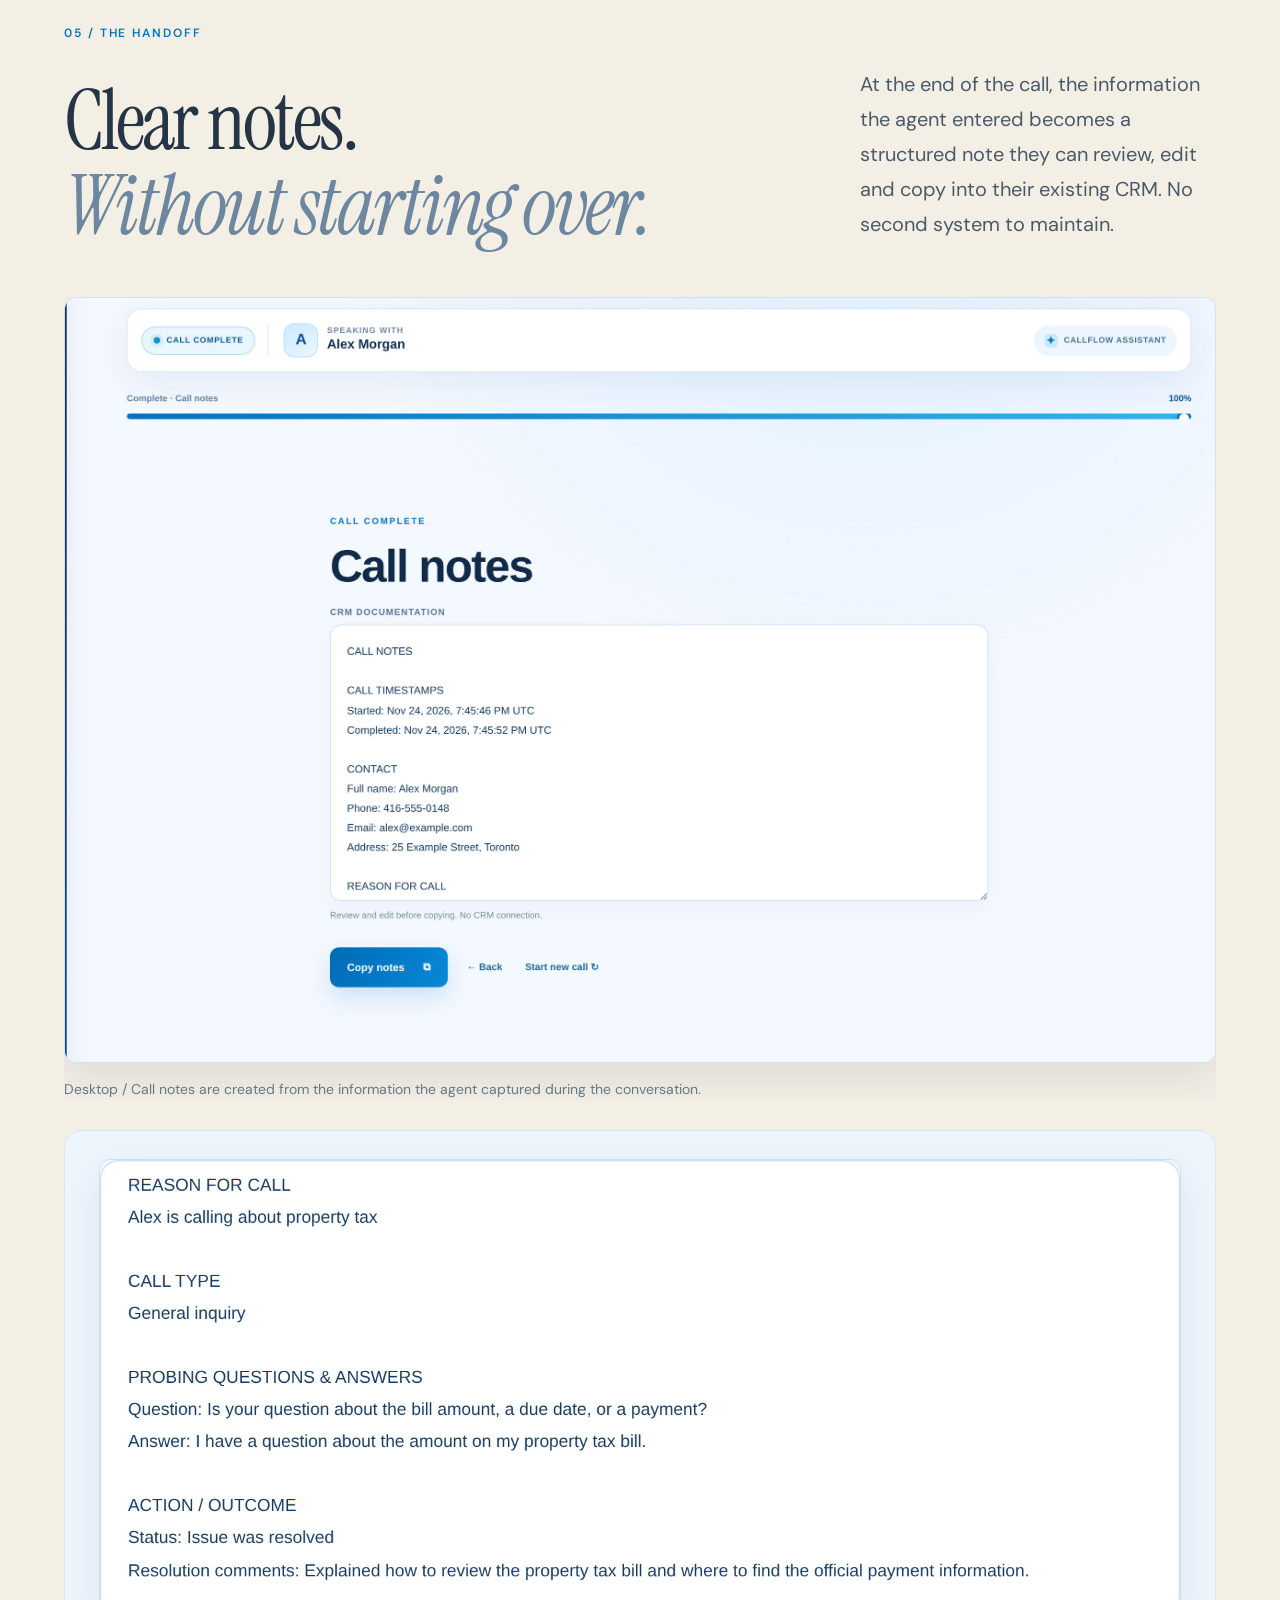
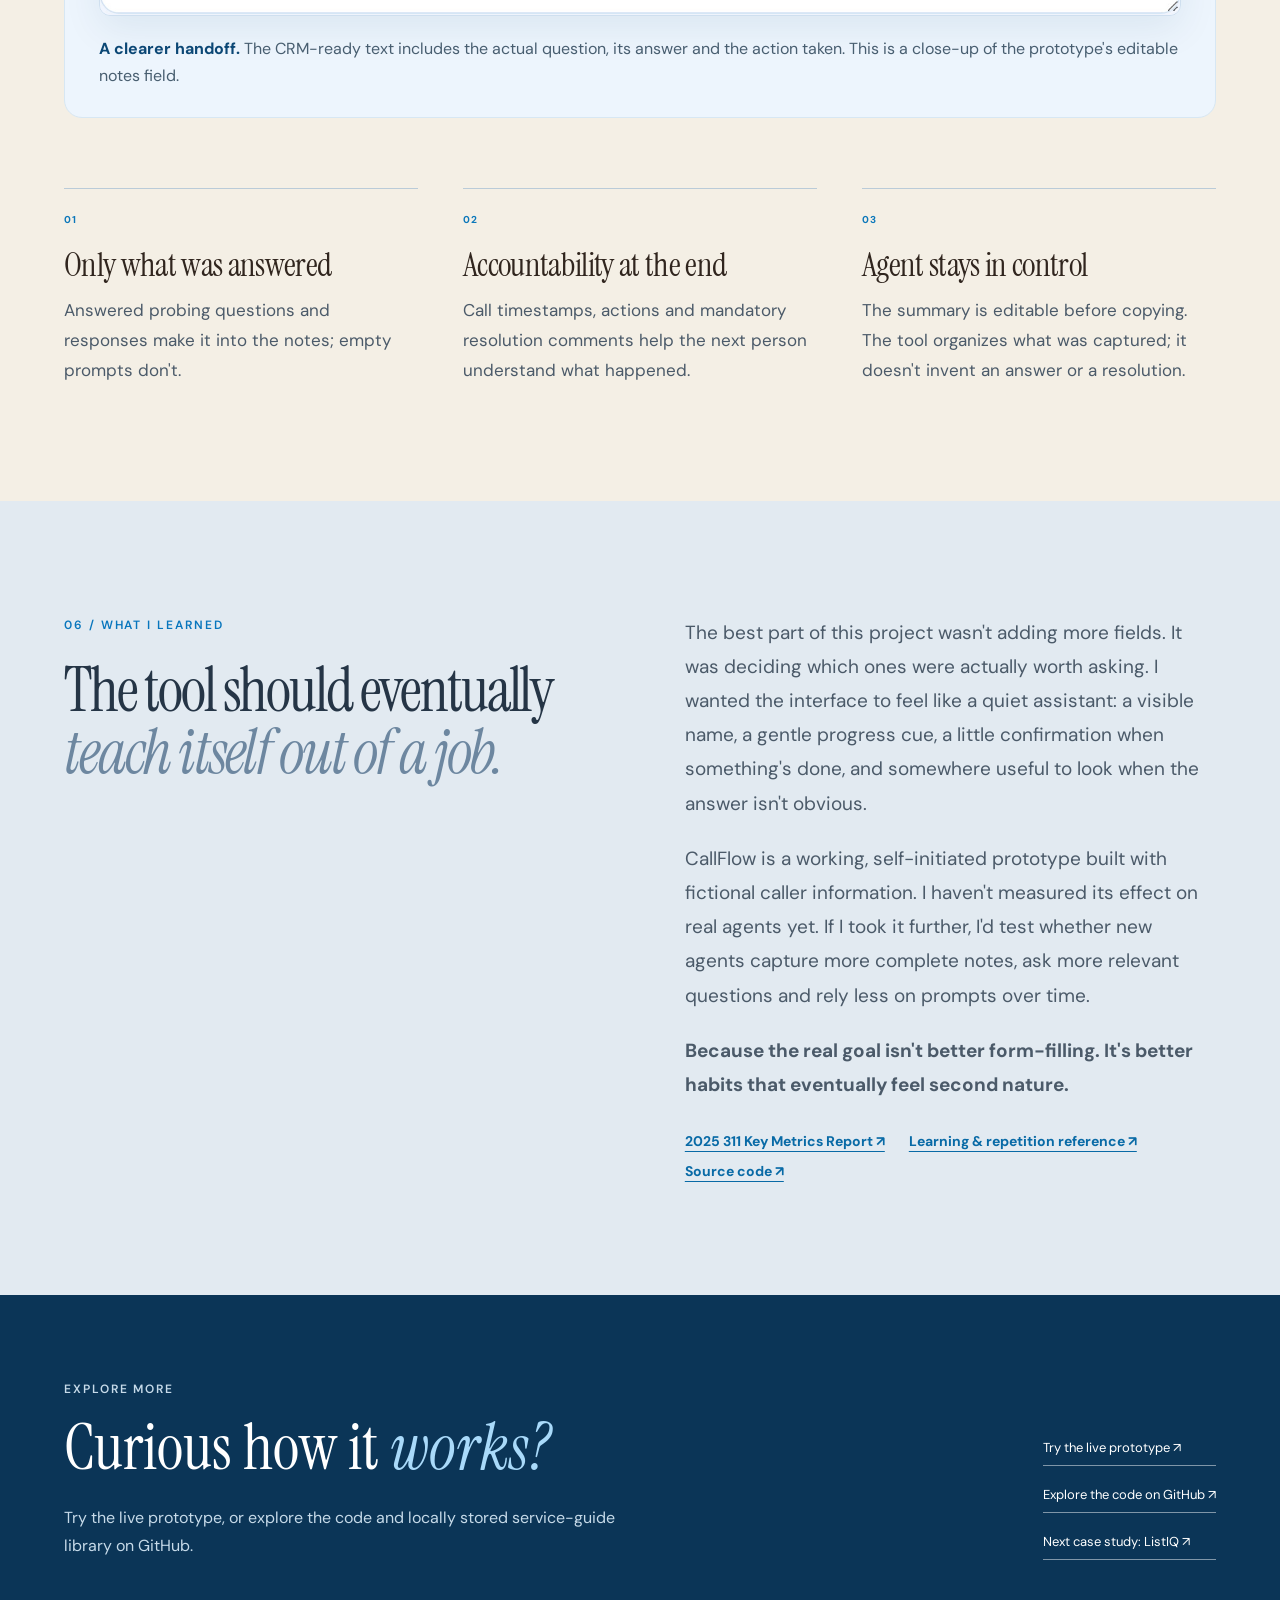
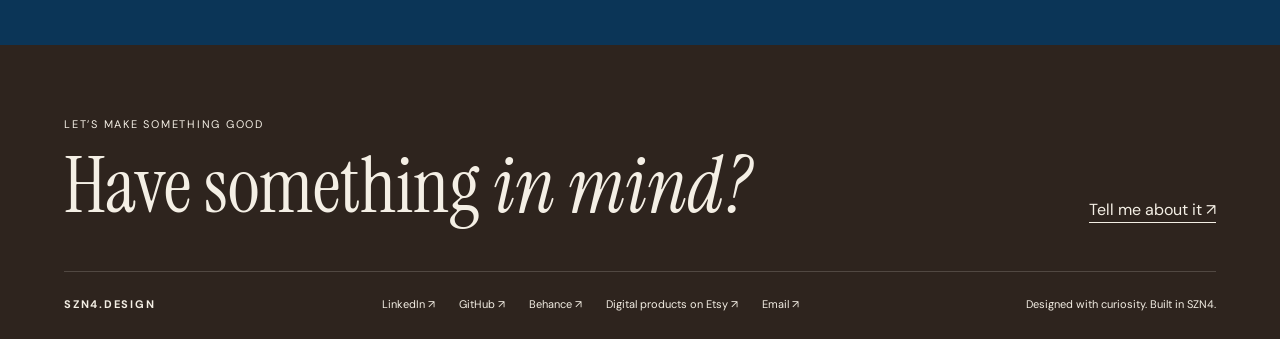
<file: callflow-311-learning-lab/index.html>
<!doctype html>
<html lang="en">
<head>
<meta charset="utf-8">
<meta name="viewport" content="width=device-width,initial-scale=1,viewport-fit=cover">
<meta name="theme-color" content="#0a3053">
<title>CallFlow — Clarity is a skill | SZN4.DESIGN</title>
<meta name="description" content="CallFlow: a guided customer-service training and documentation experience built from real frontline support observations, deliberate UX decisions and 20 research-informed 311 service guides. A case study by Sabrina Mohammed.">
<meta property="og:type" content="article">
<meta property="og:title" content="CallFlow — Clarity is a skill | SZN4.DESIGN">
<meta property="og:description" content="A guided call experience that helps new agents learn what to ask, where to look and how to document clearly.">
<meta property="og:image" content="https://www.szn4.design/assets/projects/callflow-311-learning-lab/cover.jpg">
<link rel="canonical" href="https://www.szn4.design/callflow-311-learning-lab/">
<link rel="preconnect" href="https://fonts.googleapis.com"><link rel="preconnect" href="https://fonts.gstatic.com" crossorigin>
<link href="https://fonts.googleapis.com/css2?family=DM+Sans:wght@400;500;600;700&family=Instrument+Serif:ital@0;1&display=swap" rel="stylesheet">
<link rel="stylesheet" href="/assets/projects.css">
<link rel="stylesheet" href="/assets/site.css">
<link rel="stylesheet" href="/callflow-311-learning-lab/callflow.css">
<script src="/assets/projects.js" defer></script>
<script src="/callflow-311-learning-lab/gallery.js" defer></script>
<link rel="icon" href="/assets/brand/favicon.svg" type="image/svg+xml">
<link rel="icon" href="/assets/brand/favicon-32.png" sizes="32x32" type="image/png">
<link rel="apple-touch-icon" href="/assets/brand/apple-touch-icon.png">
</head>
<body>
<a class="skip-link" href="#main">Skip to content</a>
<header class="portfolio-nav"><a class="wordmark" href="/" aria-label="SZN4 home"><svg class="brand-mark" viewBox="0 0 40 40" width="30" height="30" aria-hidden="true" focusable="false"><path d="M22.09 5.15 A15 15 0 0 1 34.85 17.91" fill="none" stroke="currentColor" stroke-width="1.65" stroke-linecap="round"/><path d="M34.85 22.09 A15 15 0 0 1 22.09 34.85" fill="none" stroke="currentColor" stroke-width="1.65" stroke-linecap="round"/><path d="M17.91 34.85 A15 15 0 0 1 5.15 22.09" fill="none" stroke="currentColor" stroke-width="1.65" stroke-linecap="round"/><path d="M5.15 17.91 A15 15 0 0 1 17.91 5.15" fill="none" stroke="currentColor" stroke-width="1.65" stroke-linecap="round"/><circle cx="20.00" cy="5.00" r="2.06" fill="#C8B79F"/><path d="M17.520500000000002 28.91Q17.149250000000002 28.91 17.149250000000002 28.6625Q17.149250000000002 28.39025 17.520500000000002 28.34075L18.68375 28.19225Q19.228250000000003 28.118 19.426250000000003 27.932375Q19.62425 27.74675 19.72325 27.2765L20.46575 24.083750000000002Q20.54 23.7125 20.168750000000003 23.7125H15.1445Q14.7485 23.7125 14.7485 23.4155Q14.7485 23.267 14.859875 23.09375Q14.971250000000001 22.9205 15.1445 22.673000000000002L23.708000000000002 11.337499999999999Q23.88125 11.09 24.1535 11.09H24.6485Q24.8465 11.09 24.883625000000002 11.201374999999999Q24.92075 11.312749999999998 24.77225 11.510749999999998L16.4315 21.98Q16.184 22.3265 16.5305 22.3265H20.54Q20.86175 22.3265 20.936 22.0295L22.0745 17.128999999999998Q22.14875 16.8815 22.421 16.732999999999997L23.38625 16.213250000000002Q23.58425 16.0895 23.695625 16.16375Q23.807000000000002 16.238 23.7575 16.436L22.495250000000002 21.98Q22.421 22.3265 22.74275 22.3265H23.83175Q24.1535 22.3265 24.079250000000002 22.6235L23.88125 23.4155Q23.807000000000002 23.7125 23.51 23.7125H22.421Q22.0745 23.7125 22.00025 24.059L21.25775 27.2765Q21.15875 27.79625 21.270125 27.981875000000002Q21.381500000000003 28.1675 21.8765 28.24175L22.322000000000003 28.316Q22.54475 28.34075 22.619 28.427374999999998Q22.69325 28.514 22.69325 28.613Q22.69325 28.91 22.24775 28.91Z" fill="currentColor"/></svg><span>SZN4.DESIGN</span></a><nav aria-label="Primary navigation"><a href="/ui-ux-projects/" aria-current="page">Work</a><a href="/about-me/">About</a><a href="/about-me/#contact">Contact</a></nav><div class="nav-social"><a href="https://www.linkedin.com/in/sabrina-mohammed-31694483/" target="_blank" rel="noopener noreferrer" aria-label="LinkedIn (opens in new tab)" title="LinkedIn"><svg viewBox="0 0 24 24" width="16" height="16" aria-hidden="true" focusable="false"><path fill="currentColor" d="M20.447 20.452h-3.554v-5.569c0-1.328-.027-3.037-1.852-3.037-1.853 0-2.136 1.445-2.136 2.939v5.667H9.351V9h3.414v1.561h.046c.477-.9 1.637-1.85 3.37-1.85 3.601 0 4.267 2.37 4.267 5.455v6.286zM5.337 7.433c-1.144 0-2.063-.926-2.063-2.065 0-1.138.92-2.063 2.063-2.063 1.14 0 2.064.925 2.064 2.063 0 1.139-.925 2.065-2.064 2.065zm1.782 13.019H3.555V9h3.564v11.452zM22.225 0H1.771C.792 0 0 .774 0 1.729v20.542C0 23.227.792 24 1.771 24h20.451C23.2 24 24 23.227 24 22.271V1.729C24 .774 23.2 0 22.222 0h.003z"/></svg></a><a href="https://github.com/SZN4Design" target="_blank" rel="noopener noreferrer" aria-label="GitHub (opens in new tab)" title="GitHub"><svg viewBox="0 0 24 24" width="16" height="16" aria-hidden="true" focusable="false"><path fill="currentColor" d="M12 .297c-6.63 0-12 5.373-12 12 0 5.303 3.438 9.8 8.205 11.385.6.113.82-.258.82-.577 0-.285-.01-1.04-.015-2.04-3.338.724-4.042-1.61-4.042-1.61C4.422 18.07 3.633 17.7 3.633 17.7c-1.087-.744.084-.729.084-.729 1.205.084 1.838 1.236 1.838 1.236 1.07 1.835 2.809 1.305 3.495.998.108-.776.417-1.305.76-1.605-2.665-.3-5.466-1.332-5.466-5.93 0-1.31.465-2.38 1.235-3.22-.135-.303-.54-1.523.105-3.176 0 0 1.005-.322 3.3 1.23.96-.267 1.98-.399 3-.405 1.02.006 2.04.138 3 .405 2.28-1.552 3.285-1.23 3.285-1.23.645 1.653.24 2.873.12 3.176.765.84 1.23 1.91 1.23 3.22 0 4.61-2.805 5.625-5.475 5.92.42.36.81 1.096.81 2.22 0 1.606-.015 2.896-.015 3.286 0 .315.21.69.825.57C20.565 22.092 24 17.592 24 12.297c0-6.627-5.373-12-12-12"/></svg></a><a href="https://www.behance.net/sabrinamohammed" target="_blank" rel="noopener noreferrer" aria-label="Behance (opens in new tab)" title="Behance"><svg viewBox="0 0 24 24" width="16" height="16" aria-hidden="true" focusable="false"><path fill="currentColor" d="M16.969 16.927a2.561 2.561 0 0 0 1.901.677 2.501 2.501 0 0 0 1.531-.475c.362-.235.636-.584.779-.99h2.585a5.091 5.091 0 0 1-1.9 2.896 5.292 5.292 0 0 1-3.091.88 5.839 5.839 0 0 1-2.284-.433 4.871 4.871 0 0 1-1.723-1.211 5.657 5.657 0 0 1-1.08-1.874 7.057 7.057 0 0 1-.383-2.393c-.005-.8.129-1.595.396-2.349a5.313 5.313 0 0 1 5.088-3.604 4.87 4.87 0 0 1 2.376.563c.661.362 1.231.87 1.668 1.485a6.2 6.2 0 0 1 .943 2.133c.194.821.263 1.666.205 2.508h-7.699c-.063.79.184 1.574.688 2.187ZM6.947 4.084a8.065 8.065 0 0 1 1.928.198 4.29 4.29 0 0 1 1.49.638c.418.303.748.711.958 1.182.241.579.357 1.203.341 1.83a3.506 3.506 0 0 1-.506 1.961 3.726 3.726 0 0 1-1.503 1.287 3.588 3.588 0 0 1 2.027 1.437c.464.747.697 1.615.67 2.494a4.593 4.593 0 0 1-.423 2.032 3.945 3.945 0 0 1-1.163 1.413 5.114 5.114 0 0 1-1.683.807 7.135 7.135 0 0 1-1.928.259H0V4.084h6.947Zm-.235 12.9c.308.004.616-.029.916-.099a2.18 2.18 0 0 0 .766-.332c.228-.158.411-.371.534-.619.142-.317.208-.663.191-1.009a2.08 2.08 0 0 0-.642-1.715 2.618 2.618 0 0 0-1.696-.505h-3.54v4.279h3.471Zm13.635-5.967a2.13 2.13 0 0 0-1.654-.619 2.336 2.336 0 0 0-1.163.259 2.474 2.474 0 0 0-.738.62 2.359 2.359 0 0 0-.396.792c-.074.239-.12.485-.137.734h4.769a3.239 3.239 0 0 0-.679-1.785l-.002-.001Zm-13.813-.648a2.254 2.254 0 0 0 1.423-.433c.399-.355.607-.88.56-1.413a1.916 1.916 0 0 0-.178-.891 1.298 1.298 0 0 0-.495-.533 1.851 1.851 0 0 0-.711-.274 3.966 3.966 0 0 0-.835-.073H3.241v3.631h3.293v-.014ZM21.62 5.122h-5.976v1.527h5.976V5.122Z"/></svg></a><a href="https://www.etsy.com/ca/shop/SZN4Design" target="_blank" rel="noopener noreferrer" aria-label="Digital products on Etsy (opens in new tab)" title="Digital products on Etsy"><svg viewBox="0 0 24 24" width="16" height="16" aria-hidden="true" focusable="false"><path fill="currentColor" d="M8.559 2.445c0-.325.033-.52.59-.52h7.465c1.3 0 2.02 1.11 2.54 3.193l.42 1.666h1.27c.23-4.728.43-6.784.43-6.784s-3.196.36-5.09.36H6.635L1.521.196v1.37l1.725.326c1.21.24 1.5.496 1.6 1.606 0 0 .11 3.27.11 8.64 0 5.385-.09 8.61-.09 8.61 0 .973-.39 1.333-1.59 1.573l-1.722.33V24l5.13-.165h8.55c1.935 0 6.39.165 6.39.165.105-1.17.75-6.48.855-7.064h-1.2l-1.284 2.91c-1.005 2.28-2.476 2.445-4.11 2.445h-4.906c-1.63 0-2.415-.64-2.415-2.05V12.8s3.62 0 4.79.096c.912.064 1.463.325 1.76 1.598l.39 1.695h1.41l-.09-4.278.192-4.305h-1.391l-.45 1.89c-.283 1.244-.48 1.47-1.754 1.6-1.666.17-4.815.14-4.815.14V2.45h-.05z"/></svg></a></div></header>
<main id="main">
<section class="cf-hero">
 <div class="shell cf-hero-inner">
  <a class="cf-back" href="/ui-ux-projects/">← All projects</a>
  <div class="cf-hero-grid">
   <div>
    <p class="eyebrow cf-eyebrow">CASE STUDY 05 / LEARNING EXPERIENCE DESIGN + FRONT-END</p>
    <h1>CallFlow<span class="cf-period">.</span><br><em>Clarity is a skill.</em></h1>
   </div>
   <div class="cf-hero-aside">
    <p>I kept coming back to one question: what if better documentation started <em>during</em> the conversation, not after it?</p>
    <div class="cf-hero-actions"><a class="cf-primary" href="https://callflow-311-learning-lab.vercel.app/" target="_blank" rel="noopener noreferrer">Try the live prototype ↗</a><a class="cf-code-link" href="https://github.com/SZN4Design/callflow-311-learning-lab" target="_blank" rel="noopener noreferrer">View code on GitHub ↗</a></div>
   </div>
  </div>
  <div class="cf-meta">
   <div><span>PROJECT</span><strong>Independent concept · 2026</strong></div>
   <div><span>MY ROLE</span><strong>Research · UX/UI · Front-end build</strong></div>
   <div><span>APPROACH</span><strong>Learning design · Service knowledge</strong></div>
   <div><span>TECH</span><strong>HTML · CSS · JavaScript</strong></div>
  </div>
 </div>
</section>
<section class="cf-visual-section">
 <div class="shell">
  <figure class="cf-hero-shot reveal"><button type="button" class="cf-gallery-trigger" data-full-image="/assets/projects/callflow-311-learning-lab/cover.jpg" aria-haspopup="dialog" aria-label="Open the full-resolution CallFlow desktop interface screenshot"><img src="/assets/projects/callflow-311-learning-lab/cover.jpg" width="2100" height="1513" alt="Actual CallFlow desktop prototype showing the caller's name at the top, two suggested property-tax questions, matching City resource links and the action panel" fetchpriority="high" decoding="async"></button><figcaption><span>ACTUAL PROTOTYPE / PROBING + ACTION</span><span>Desktop · Fictional caller · Click to browse all 8 images</span></figcaption></figure>
 </div>
</section>

<section class="cf-section cf-intro shell" id="overview">
 <div class="cf-label-col"><p class="eyebrow">01 / THE WHY</p></div>
 <div class="cf-main-col">
  <h2>I wanted to teach the <em>habit,</em><br>not another system.</h2>
  <p class="cf-lead">During my time in customer support, I noticed two quality issues that kept showing up: agents wouldn't always ask enough questions to fully understand the concern, and valuable details from phone calls weren't always making it into the notes.</p>
  <p>To me, these weren't just documentation problems. They were clarity problems. It's easy to rush to a solution when you think you understand what someone needs. It's also easy to forget details once the call ends.</p>
  <p>So I built CallFlow, a guided training experience for new agents to practise listening, asking the right questions, and turning a conversation into clear, useful documentation. <strong>It's not a CRM.</strong> It helps build the habits an agent can eventually take into any CRM.</p>
  <div class="cf-quote">“You don't have to know every answer. You need to know what to ask—and where to look.”</div>
 </div>
</section>

<section class="cf-section cf-tint" id="experience">
 <div class="shell">
  <p class="eyebrow">02 / THE EXPERIENCE</p>
  <div class="cf-section-head"><h2>One conversation.<br><em>One clear step at a time.</em></h2><p>Inspired by the simplicity of a Typeform-style flow, I kept each stage focused so new agents aren't trying to remember everything at once.</p></div>
  <div class="cf-flow" aria-label="CallFlow stages">
   <div><span>01</span><strong>Gather</strong><small>Who am I speaking with?</small></div>
   <div><span>02</span><strong>Understand</strong><small>Why are they calling?</small></div>
   <div><span>03</span><strong>Paraphrase</strong><small>Did I get that right?</small></div>
   <div><span>04</span><strong>Clarify + act</strong><small>What's missing? What next?</small></div>
   <div><span>05</span><strong>Document</strong><small>What needs to be recorded?</small></div>
  </div>
  <div class="cf-two-images">
   <figure class="cf-figure reveal"><button type="button" class="cf-gallery-trigger" data-full-image="/assets/projects/callflow-311-learning-lab/start.jpg" aria-haspopup="dialog" aria-label="Open full-size desktop CallFlow basics screenshot"><img src="/assets/projects/callflow-311-learning-lab/start.jpg" width="2500" height="1608" loading="lazy" decoding="async" alt="Actual desktop prototype showing basic information fields, a persistent caller name, and call-progress controls"></button><figcaption>Desktop / Start of call — the caller's name remains visible throughout.</figcaption></figure>
   <div class="cf-note"><span class="cf-index">01 / DESIGN INTENTION</span><h3>Keep the person's name in sight.</h3><p>Once the agent enters a caller's name, it stays at the top beside <strong>Call in progress</strong>. Not because it's technically necessary, but because it's a quiet reminder that there's a real person on the other side of the line.</p><p>I wanted to encourage agents to use the name naturally and make the conversation feel personal, without another pop-up telling them what to do.</p></div>
  </div>
  <div class="cf-two-images cf-reverse">
   <div class="cf-note"><span class="cf-index">02 / DESIGN INTENTION</span><h3>Repeat it back to understand it.</h3><p>Step 3 shows the reason for the call and asks the agent to paraphrase what they've heard, with room to add details they missed the first time.</p><p>Repeating and retrieving information are familiar parts of how we practise and remember things. I used that thinking to make the recap a small learning moment—not just another field to complete.</p><p class="cf-source-inline">Learning inspiration: <a href="https://gretchenschmelzer.com/blog-1/2015/1/11/understanding-learning-and-memory-the-neuroscience-of-repetition" target="_blank" rel="noopener noreferrer">Gretchen Schmelzer, “Understanding Learning and Memory: The Neuroscience of Repetition” ↗</a></p></div>
   <figure class="cf-figure cf-desktop-frame reveal"><button type="button" class="cf-gallery-trigger" data-full-image="/assets/projects/callflow-311-learning-lab/paraphrase.jpg" aria-haspopup="dialog" aria-label="Open CallFlow paraphrase stage desktop screenshot"><img src="/assets/projects/callflow-311-learning-lab/paraphrase.jpg" width="2500" height="1661" loading="lazy" decoding="async" alt="Actual CallFlow desktop prototype with the caller's original reason, an additional-details field and call-type options in the paraphrase stage"></button><figcaption>Desktop / Step 03 — making space to check understanding before moving on.</figcaption></figure>
  </div>
 </div>
</section>

<section class="cf-section shell" id="probing">
 <p class="eyebrow">03 / THE HEART OF IT</p>
 <div class="cf-section-head"><h2>Probing questions:<br><em>find the missing piece.</em></h2><p>This was the part I really wanted to get right. An agent shouldn't need to memorize every City service to help a caller. They need support narrowing down the concern.</p></div>
 <div class="cf-probe-grid">
  <div class="cf-feature-card"><span>01 / RECOGNIZE</span><h3>Start with how people actually speak.</h3><p>Someone might say “my house taxes,” “the garbage truck skipped me,” or just “something's wrong with my bill.” The tool looks for everyday phrases, not only formal service names.</p></div>
  <div class="cf-feature-card"><span>02 / CLARIFY</span><h3>Ask two useful questions, not ten.</h3><p>CallFlow checks what's already known and suggests up to two relevant questions. When a topic is vague, the first questions help identify the service before going any deeper.</p></div>
  <div class="cf-feature-card"><span>03 / GUIDE</span><h3>Help the agent know where to look.</h3><p>The matched guide brings up links to official service information. If an answer reveals a more specific issue, the suggestions and reference links can change with it.</p></div>
  <div class="cf-feature-card"><span>04 / REINFORCE</span><h3>Make progress visible.</h3><p>An answered question gets a clear completed state. It sounds small, but it's intentional: agents can see what they've confirmed and what still needs attention.</p></div>
 </div>
 <figure class="cf-figure cf-feature-shot reveal"><button type="button" class="cf-gallery-trigger" data-full-image="/assets/projects/callflow-311-learning-lab/probes.jpg" aria-haspopup="dialog" aria-label="Open high-resolution desktop probing and action screen"><img src="/assets/projects/callflow-311-learning-lab/probes.jpg" width="2500" height="1855" loading="lazy" decoding="async" alt="Actual CallFlow desktop screenshot showing two contextual property-tax questions, one marked answered, official reference links and three action options"></button><figcaption>Desktop / Two contextual questions, with a visible answered state and relevant service links.</figcaption></figure>
<div class="cf-detail-grid">
  <figure class="cf-detail-figure reveal"><button type="button" class="cf-gallery-trigger" data-full-image="/assets/projects/callflow-311-learning-lab/probe-detail.jpg" aria-haspopup="dialog" aria-label="Enlarge actual probing question panel"><img src="/assets/projects/callflow-311-learning-lab/probe-detail.jpg" width="1220" height="1510" loading="lazy" decoding="async" alt="Zoomed real desktop screenshot of CallFlow's contextual probing questions, answered indicator and City of Toronto reference links"></button><figcaption><strong>What to ask.</strong> Suggested questions appear with space to record the answer and links to verify the service.</figcaption></figure>
  <figure class="cf-detail-figure reveal"><button type="button" class="cf-gallery-trigger" data-full-image="/assets/projects/callflow-311-learning-lab/action-detail.jpg" aria-haspopup="dialog" aria-label="Enlarge actual CallFlow action panel"><img src="/assets/projects/callflow-311-learning-lab/action-detail.jpg" width="1270" height="1080" loading="lazy" decoding="async" alt="Zoomed real desktop screenshot of CallFlow action options, hold reminder and required resolution comments"></button><figcaption><strong>What to do next.</strong> Resolution, continued troubleshooting or escalation stay alongside the guidance.</figcaption></figure>
</div>
 <div class="cf-example">
  <p class="eyebrow">AN EXAMPLE / PROPERTY TAX</p>
  <div class="cf-example-steps">
   <div><span>CALLER SAYS</span><p>“I need help with my house taxes.”</p></div>
   <div><span>CALLFLOW MATCHES</span><p>Property Tax Billing</p></div>
   <div><span>AGENT CLARIFIES</span><p>“Is it the amount, the due date or a payment?”</p></div>
   <div><span>RESOURCE NARROWS</span><p>Property Tax Due Dates or Pre-Authorized Payments, depending on the answer</p></div>
  </div>
  <p class="cf-mini-note">The point isn't to automate judgment. It's to help the agent build the confidence to ask the right next question.</p>
 </div>
</section>

<section class="cf-section cf-data-section" id="library">
 <div class="shell">
  <p class="eyebrow">04 / THE RESEARCH</p>
  <div class="cf-section-head"><h2>Built from real demand.<br><em>Written for real language.</em></h2><p>I didn't want to make up a list of what I thought 311 agents might get asked. I used the City's published data to decide what deserved a guide.</p></div>
  <div class="cf-stats">
   <div><strong>1.58M</strong><span>311 customer contacts in 2025</span></div>
   <div><strong>20</strong><span>Reviewed portfolio service guides</span></div>
   <div><strong>2</strong><span>Maximum suggested questions at a time</span></div>
  </div>
  <div class="cf-research-grid">
   <div class="cf-research-copy">
    <h3>My research process</h3>
    <p>I started with the <a href="https://www.toronto.ca/legdocs/mmis/2026/se/bgrd/backgroundfile-285059.pdf" target="_blank" rel="noopener noreferrer">City of Toronto's 2025 311 Key Metrics Report ↗</a>. I took the report's <strong>ten most common general inquiries</strong> and selected <strong>ten high-volume service-request categories</strong> from different divisions.</p>
    <p>For example, property tax billing had <strong>84,422</strong> general inquiries, Vacant Home Tax had <strong>63,850</strong>, and damaged residential bin lids had <strong>24,768</strong> service requests in the 2025 report. These are reported contact or request volumes—not performance results from CallFlow.</p>
    <p>From there I mapped common wording and alternate phrases to each guide, drafted two useful question templates, and linked the matching public information pages. If someone says “house taxes” rather than “Property Tax Billing,” the library still has a way to help.</p>
    <p><strong>It's a local, rules-based library, not live AI.</strong> That choice keeps the training questions controlled and reviewable, without scraping City systems or sending callers' information to an external model.</p>
   </div>
   <div class="cf-library-card">
    <p class="cf-library-kicker">A SMALL PEEK INSIDE THE LIBRARY</p>
    <div><span>KEYWORD</span><strong>“house taxes”</strong></div>
    <div><span>MATCHED GUIDE</span><strong>01 — Property Tax Billing</strong></div>
    <div><span>QUESTION</span><strong>Bill amount, due date or payment?</strong></div>
    <div><span>LINK</span><strong>Property Tax information ↗</strong></div>
    <small>20 guides · Common-language aliases · Reviewed links · No live website scraping</small>
   </div>
  </div>
  <div class="cf-update">
   <span class="cf-update-tag">2026 / IMPORTANT UPDATE</span>
   <h3>And I had to account for what changed.</h3>
   <p>Starting January 1, 2026, residential Blue Bin recycling collection and related service inquiries moved from the City to <strong>Circular Materials</strong>. That means a training tool built around 2025 request volume can't just repeat last year's routing. I added an explicit referral distinction so the guidance reflects the new responsibility.</p>
   <a href="https://www.toronto.ca/services-payments/recycling-organics-garbage/houses/changes-to-recycling-program/" target="_blank" rel="noopener noreferrer">City of Toronto — recycling program changes ↗</a>
  </div>
 </div>
</section>

<section class="cf-section shell" id="documentation">
 <p class="eyebrow">05 / THE HANDOFF</p>
 <div class="cf-section-head"><h2>Clear notes.<br><em>Without starting over.</em></h2><p>At the end of the call, the information the agent entered becomes a structured note they can review, edit and copy into their existing CRM. No second system to maintain.</p></div>
 <figure class="cf-figure cf-feature-shot reveal"><button type="button" class="cf-gallery-trigger" data-full-image="/assets/projects/callflow-311-learning-lab/notes.jpg" aria-haspopup="dialog" aria-label="Open high-resolution desktop call-notes screenshot"><img src="/assets/projects/callflow-311-learning-lab/notes.jpg" width="2500" height="1661" loading="lazy" decoding="async" alt="Actual desktop CallFlow call-complete screen showing progress, timestamps, caller information and copyable CRM documentation"></button><figcaption>Desktop / Call notes are created from the information the agent captured during the conversation.</figcaption></figure>
<figure class="cf-note-closeup reveal"><button type="button" class="cf-gallery-trigger" data-full-image="/assets/projects/callflow-311-learning-lab/notes-detail.jpg" aria-haspopup="dialog" aria-label="Enlarge the answered questions and final action in the CallFlow notes"><img src="/assets/projects/callflow-311-learning-lab/notes-detail.jpg" width="1620" height="682" loading="lazy" decoding="async" alt="Actual zoomed desktop CRM-note editor showing the question and answer captured during probing, followed by the action taken and resolution comments"></button><figcaption><strong>A clearer handoff.</strong> The CRM-ready text includes the actual question, its answer and the action taken. This is a close-up of the prototype's editable notes field.</figcaption></figure>
 <div class="cf-three-points">
  <div><span>01</span><h3>Only what was answered</h3><p>Answered probing questions and responses make it into the notes; empty prompts don't.</p></div>
  <div><span>02</span><h3>Accountability at the end</h3><p>Call timestamps, actions and mandatory resolution comments help the next person understand what happened.</p></div>
  <div><span>03</span><h3>Agent stays in control</h3><p>The summary is editable before copying. The tool organizes what was captured; it doesn't invent an answer or a resolution.</p></div>
 </div>
</section>

<section class="cf-section cf-reflection" id="reflection">
 <div class="shell cf-reflection-grid">
  <div><p class="eyebrow">06 / WHAT I LEARNED</p><h2>The tool should eventually<br><em>teach itself out of a job.</em></h2></div>
  <div>
   <p>The best part of this project wasn't adding more fields. It was deciding which ones were actually worth asking. I wanted the interface to feel like a quiet assistant: a visible name, a gentle progress cue, a little confirmation when something's done, and somewhere useful to look when the answer isn't obvious.</p>
   <p>CallFlow is a working, self-initiated prototype built with fictional caller information. I haven't measured its effect on real agents yet. If I took it further, I'd test whether new agents capture more complete notes, ask more relevant questions and rely less on prompts over time.</p>
   <p><strong>Because the real goal isn't better form-filling. It's better habits that eventually feel second nature.</strong></p>
   <div class="cf-source-links"><a href="https://www.toronto.ca/legdocs/mmis/2026/se/bgrd/backgroundfile-285059.pdf" target="_blank" rel="noopener noreferrer">2025 311 Key Metrics Report ↗</a><a href="https://gretchenschmelzer.com/blog-1/2015/1/11/understanding-learning-and-memory-the-neuroscience-of-repetition" target="_blank" rel="noopener noreferrer">Learning & repetition reference ↗</a><a href="https://github.com/SZN4Design/callflow-311-learning-lab" target="_blank" rel="noopener noreferrer">Source code ↗</a></div>
  </div>
 </div>
</section>
<section class="cf-next">
 <div class="shell cf-next-inner">
  <div><p class="eyebrow">EXPLORE MORE</p><h2>Curious how it <em>works?</em></h2><p>Try the live prototype, or explore the code and locally stored service-guide library on GitHub.</p></div>
  <div class="cf-next-links"><a href="https://callflow-311-learning-lab.vercel.app/" target="_blank" rel="noopener noreferrer">Try the live prototype ↗</a><a href="https://github.com/SZN4Design/callflow-311-learning-lab" target="_blank" rel="noopener noreferrer">Explore the code on GitHub ↗</a><a href="/dealer-listing-optimization-platform/">Next case study: ListIQ ↗</a></div>
 </div>
</section>
</main>
<footer class="portfolio-footer"><div class="footer-invite"><div><p>LET’S MAKE SOMETHING GOOD</p><h2>Have something <em>in mind?</em></h2></div><a href="/about-me/#contact">Tell me about it ↗</a></div><div class="footer-row"><a class="footer-brand" href="/">SZN4.DESIGN</a><nav aria-label="Social links"><a href="https://www.linkedin.com/in/sabrina-mohammed-31694483/" target="_blank" rel="noopener noreferrer">LinkedIn ↗</a><a href="https://github.com/SZN4Design" target="_blank" rel="noopener noreferrer">GitHub ↗</a><a href="https://www.behance.net/sabrinamohammed" target="_blank" rel="noopener noreferrer">Behance ↗</a><a href="https://www.etsy.com/ca/shop/SZN4Design" target="_blank" rel="noopener noreferrer">Digital products on Etsy ↗</a><a href="mailto:sabrina@szn4.design">Email ↗</a></nav><span>Designed with curiosity. Built in SZN4.</span></div></footer>

<!-- All screenshots are genuine desktop captures from the live CallFlow prototype. -->
<dialog id="cf-gallery" class="cf-gallery" aria-label="CallFlow desktop screenshot gallery">
  <div class="cf-gallery-shell">
    <div class="cf-gallery-toolbar">
      <div><span class="cf-gallery-heading">CALLFLOW / DESKTOP PROTOTYPE</span><strong class="cf-gallery-counter" id="cf-gallery-counter" aria-live="polite">01 / 08</strong></div>
      <div><button type="button" class="cf-gallery-command" id="cf-gallery-zoom" aria-pressed="false">Zoom in</button><button type="button" class="cf-gallery-command" id="cf-gallery-close" aria-label="Close screenshot gallery">Close ×</button></div>
    </div>
    <div class="cf-gallery-stage">
      <button type="button" class="cf-gallery-arrow" id="cf-gallery-prev" aria-label="Previous screenshot">‹</button>
      <div class="cf-gallery-image-wrap" id="cf-gallery-image-wrap">
        <img id="cf-gallery-image" alt="CallFlow desktop interface" decoding="async">
      </div>
      <button type="button" class="cf-gallery-arrow" id="cf-gallery-next" aria-label="Next screenshot">›</button>
    </div>
    <div class="cf-gallery-bottom">
      <p id="cf-gallery-caption">Actual desktop prototype</p>
      <span class="cf-gallery-tip">← → Browse · Swipe or scroll sideways · Esc Close</span>
    </div>
  </div>
</dialog>
</body>
</html>
</file>
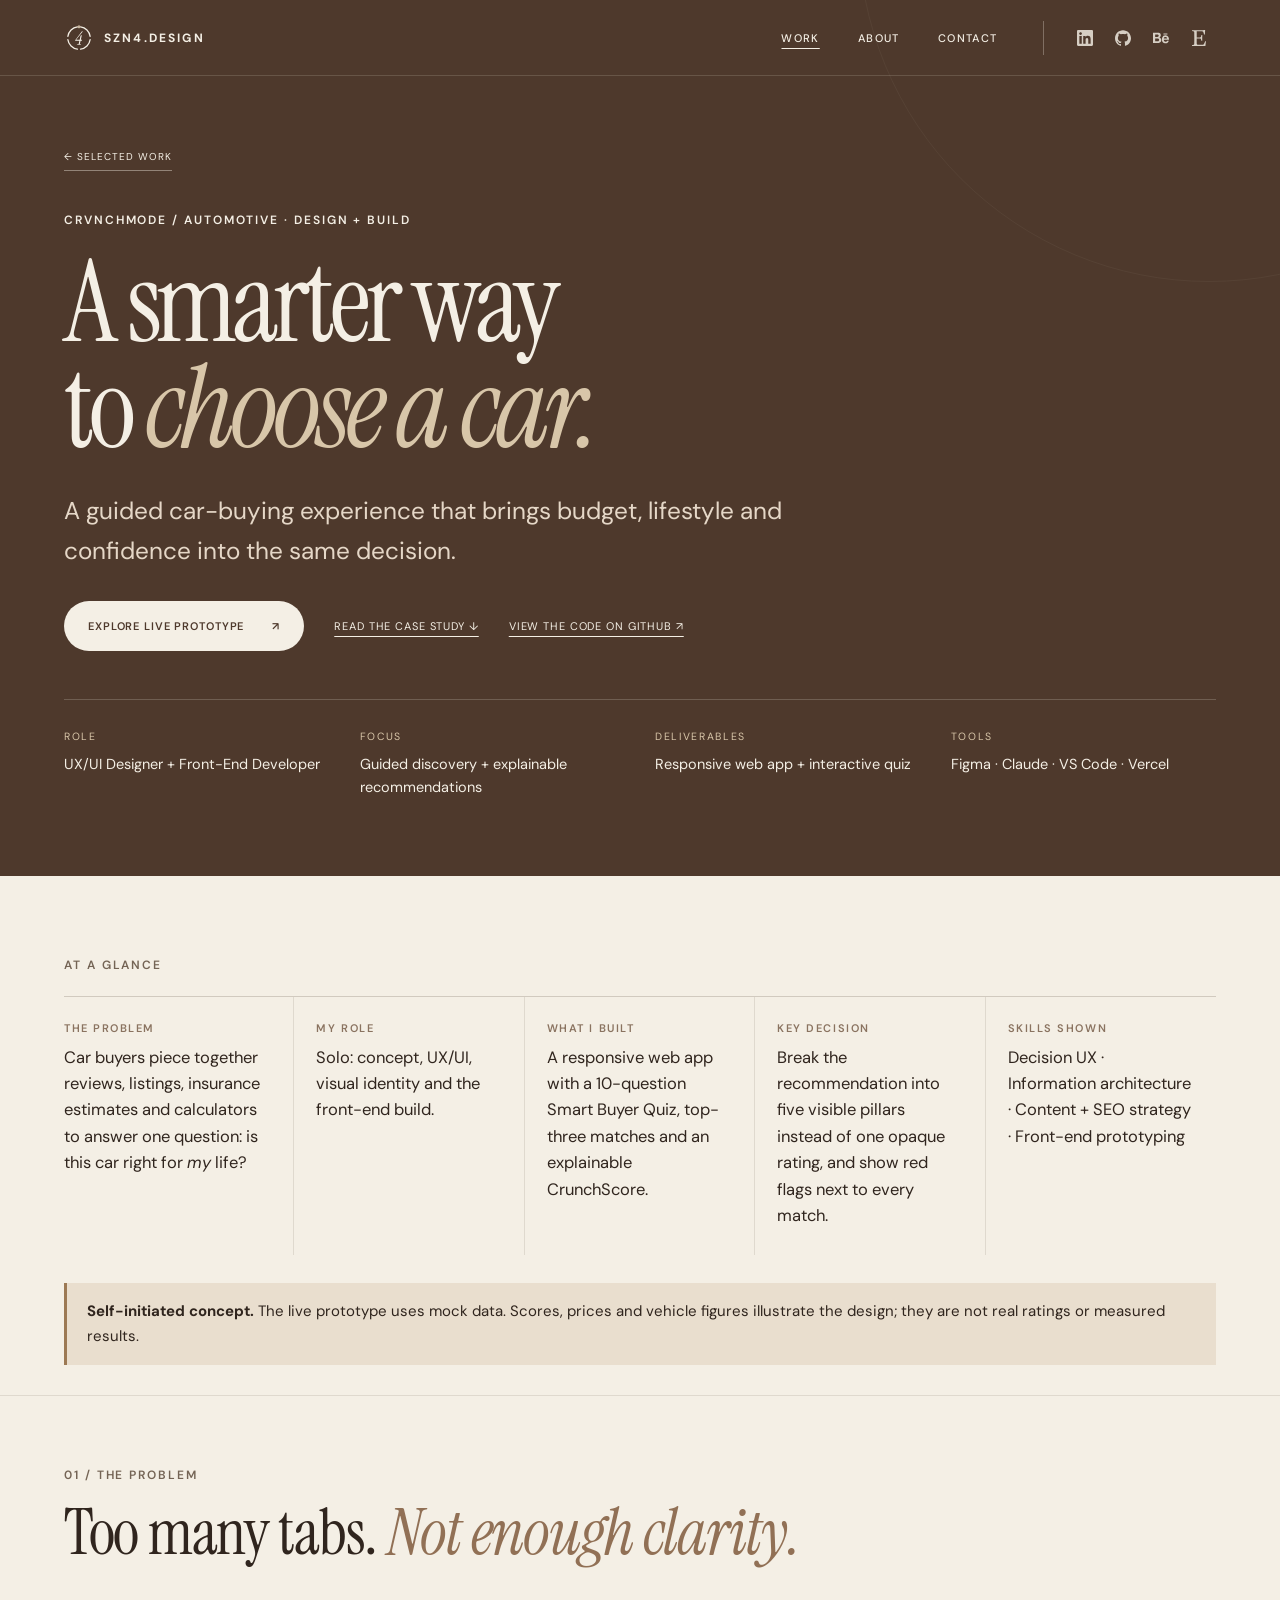
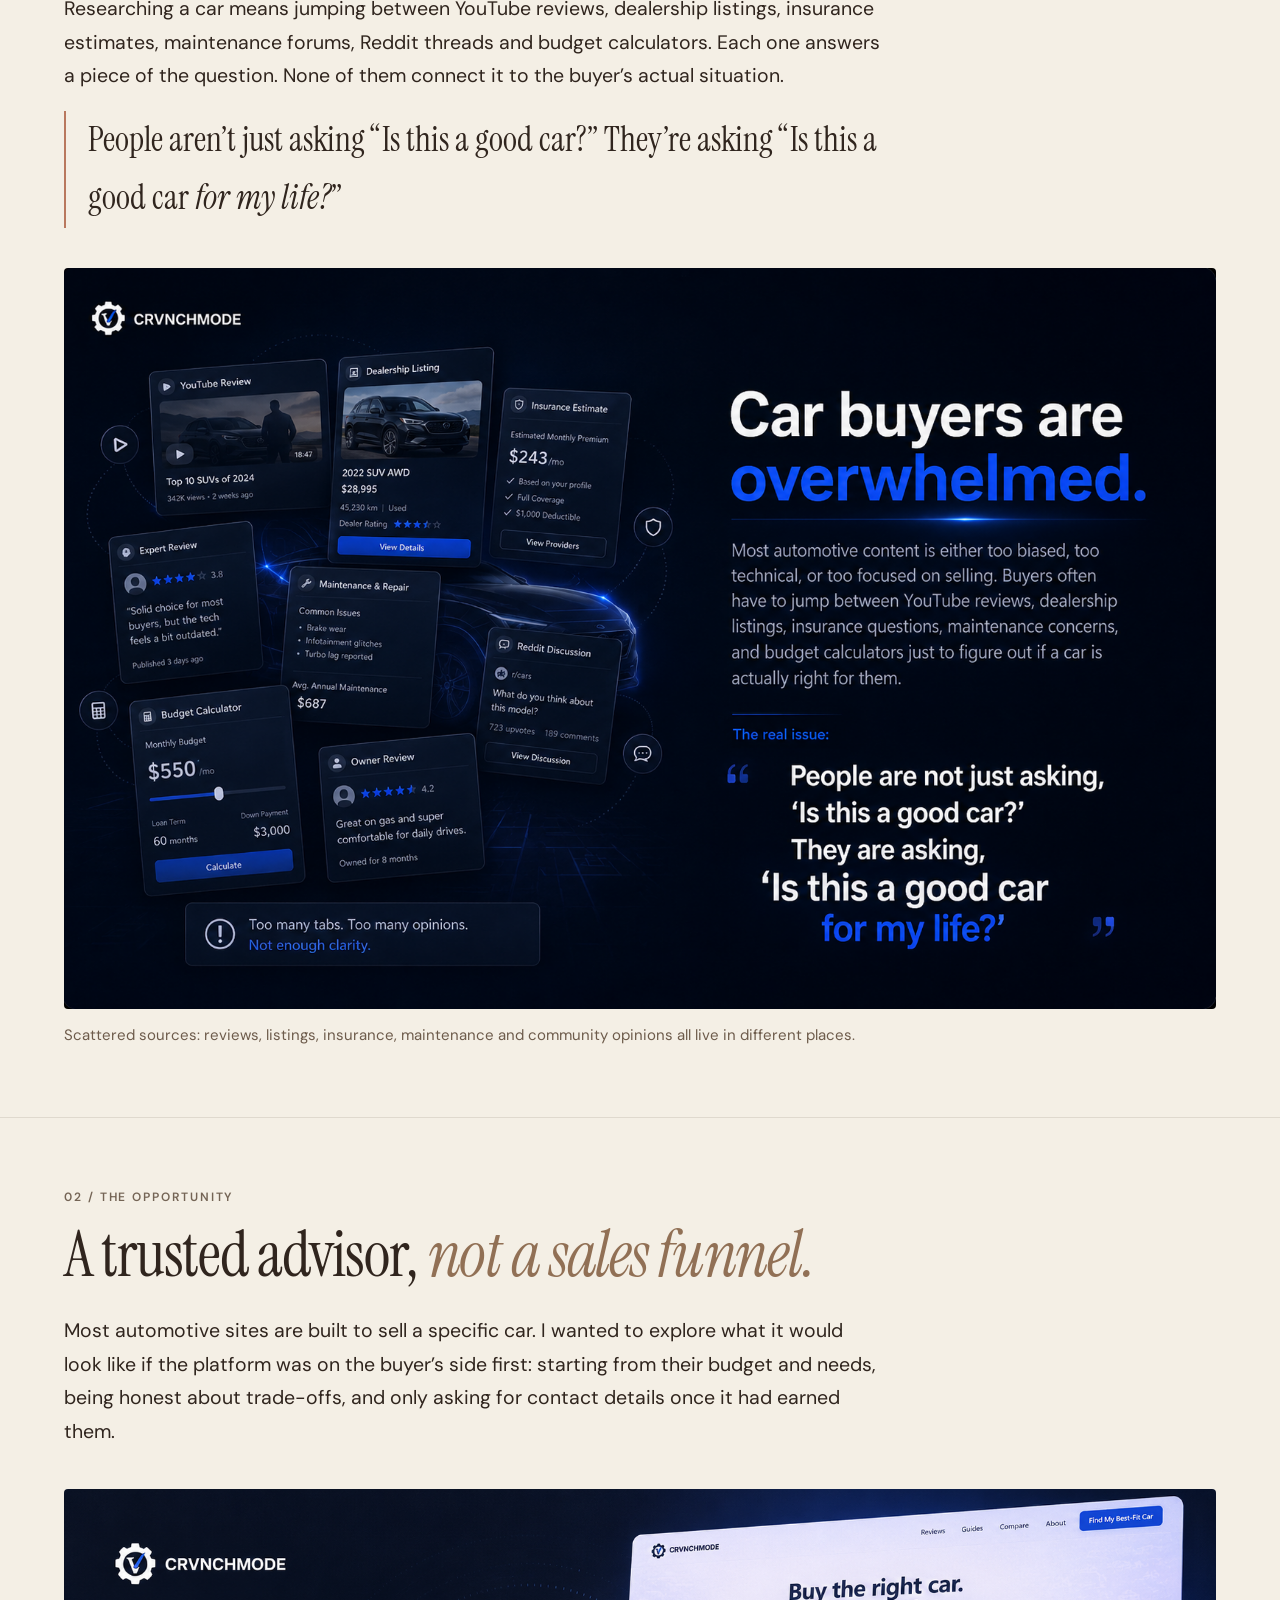
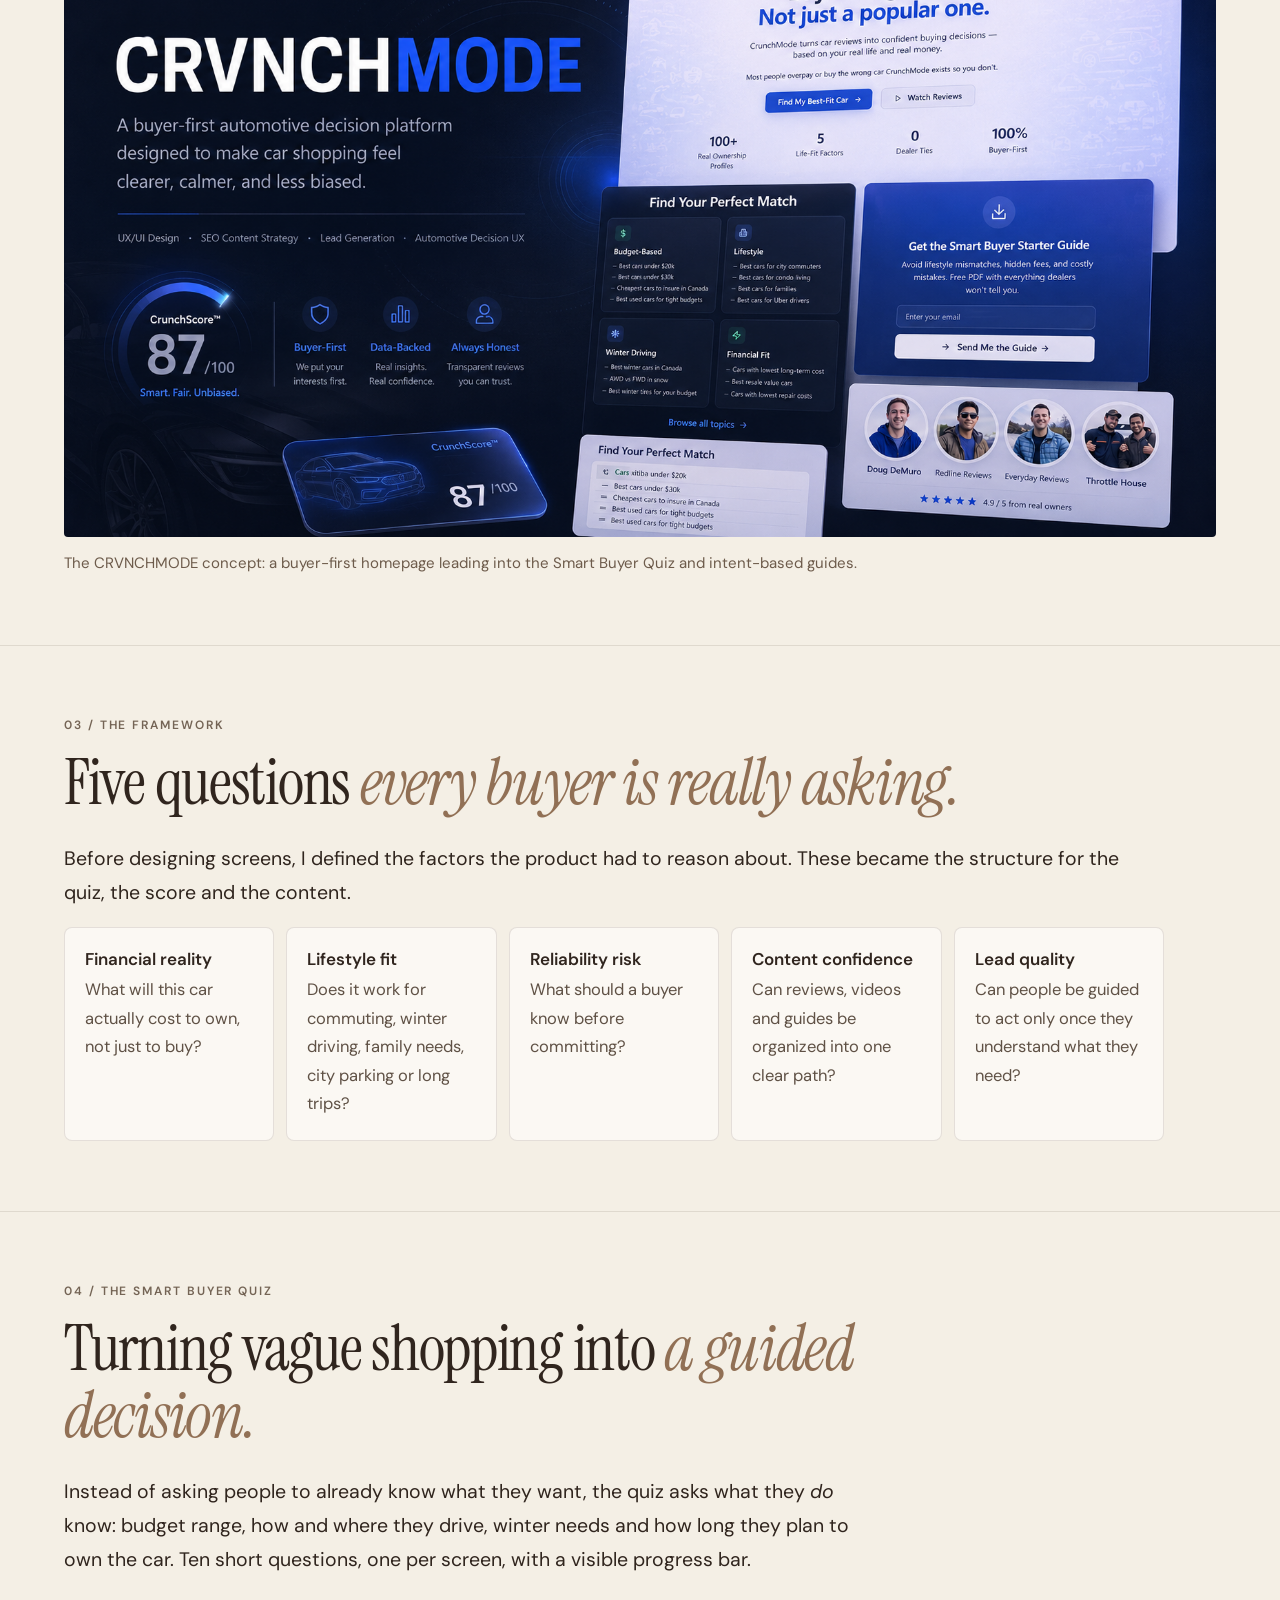
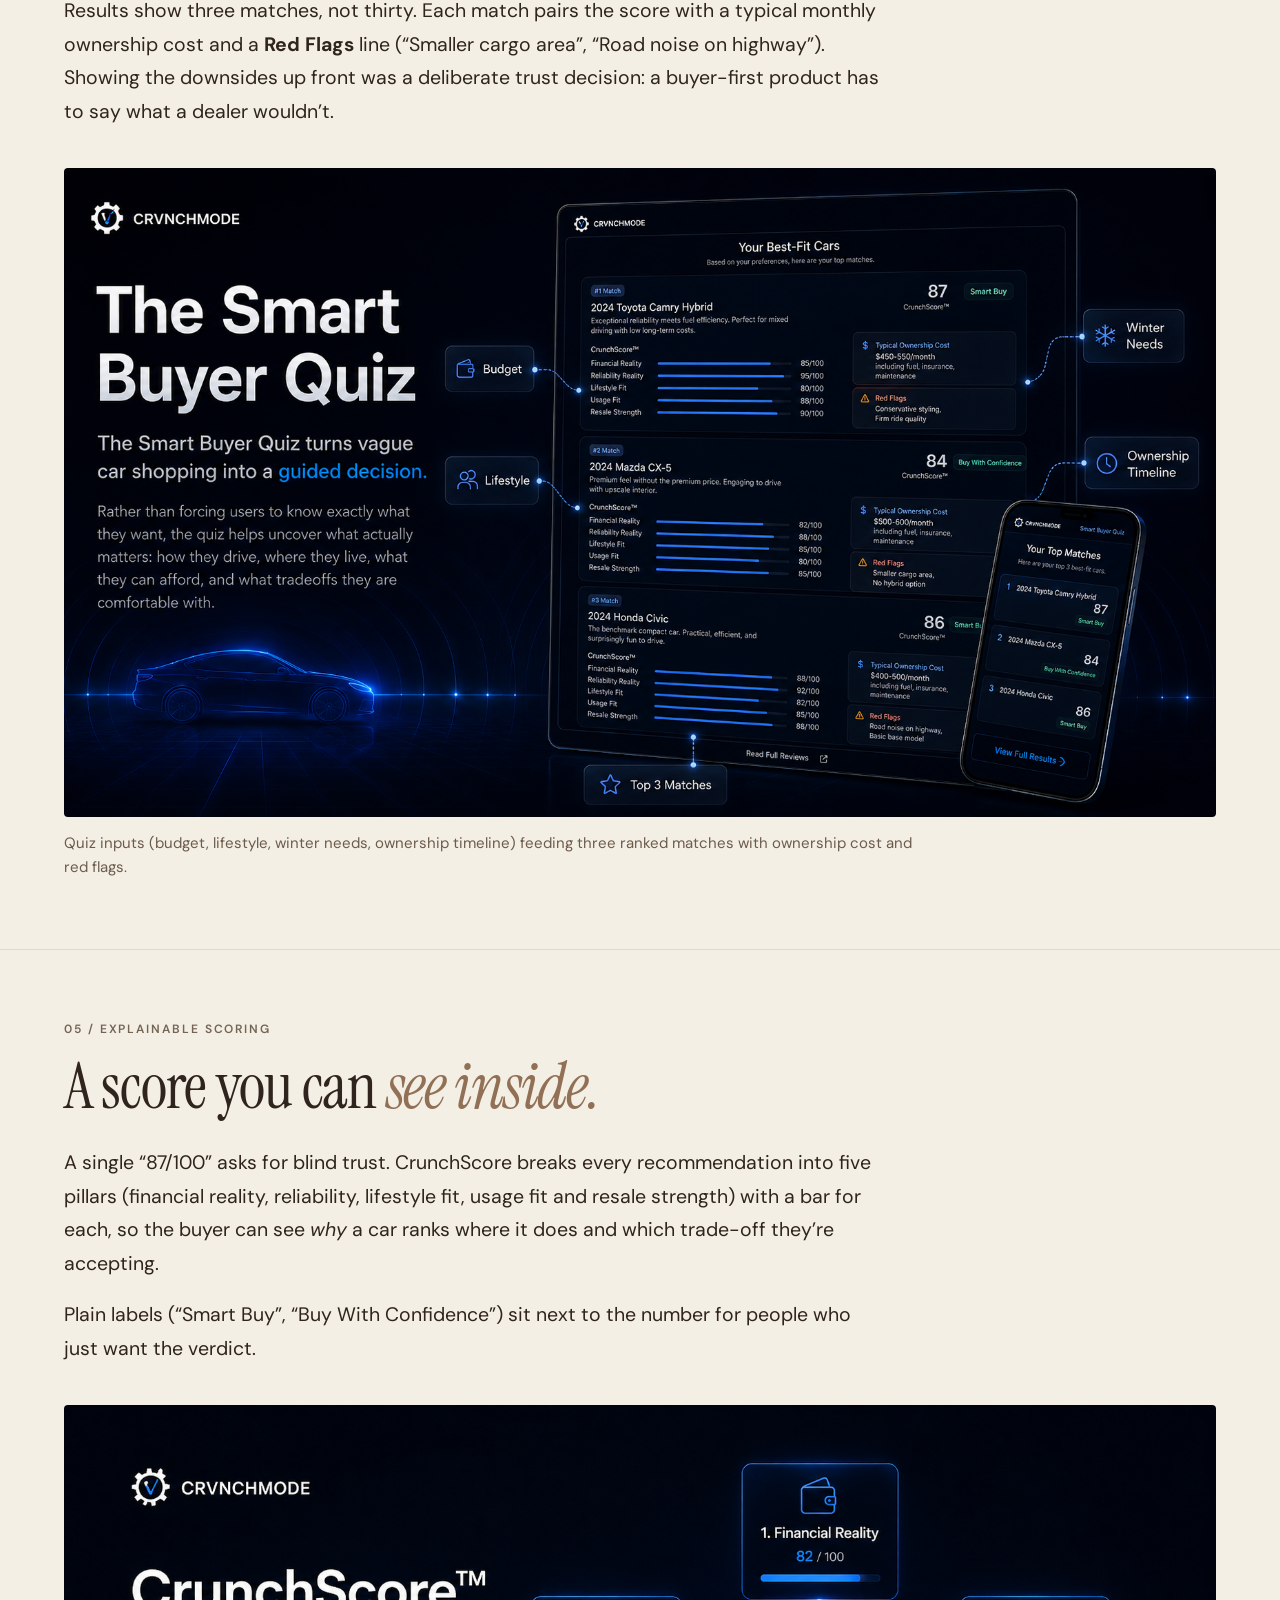
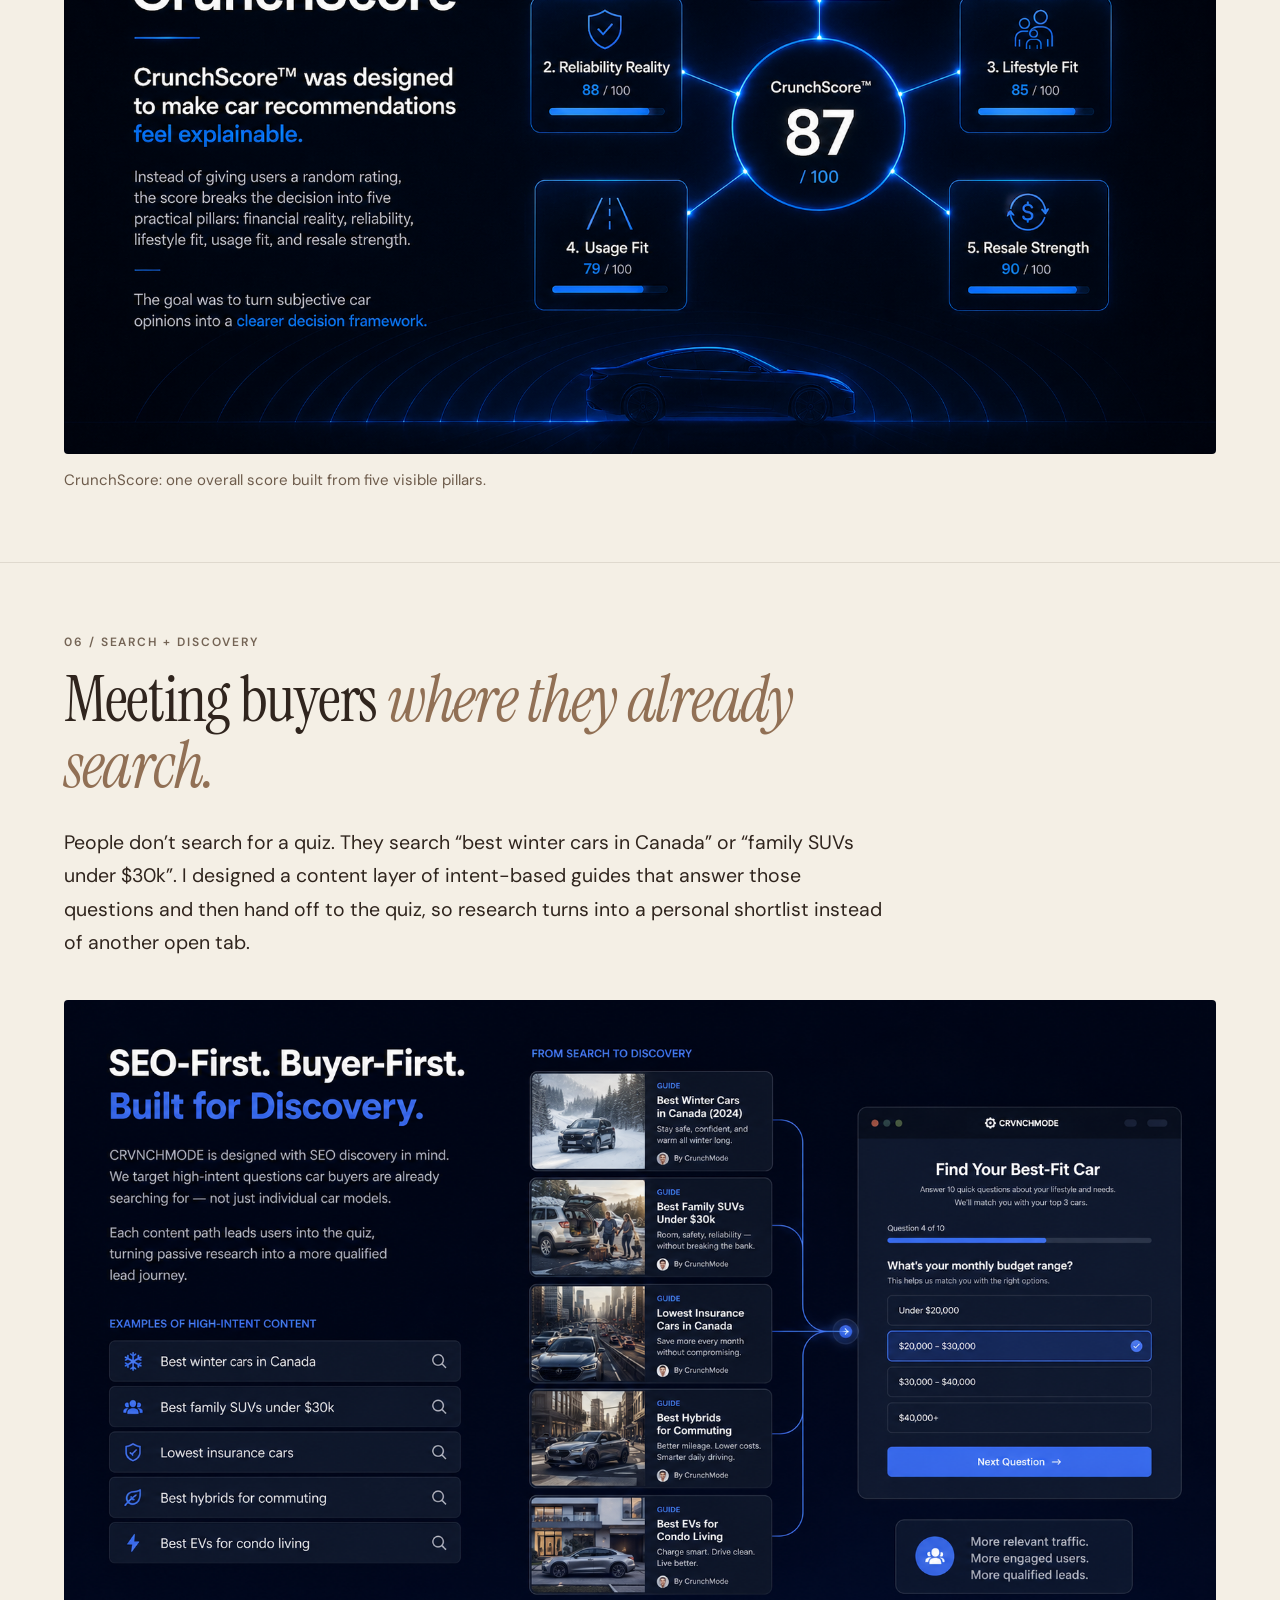
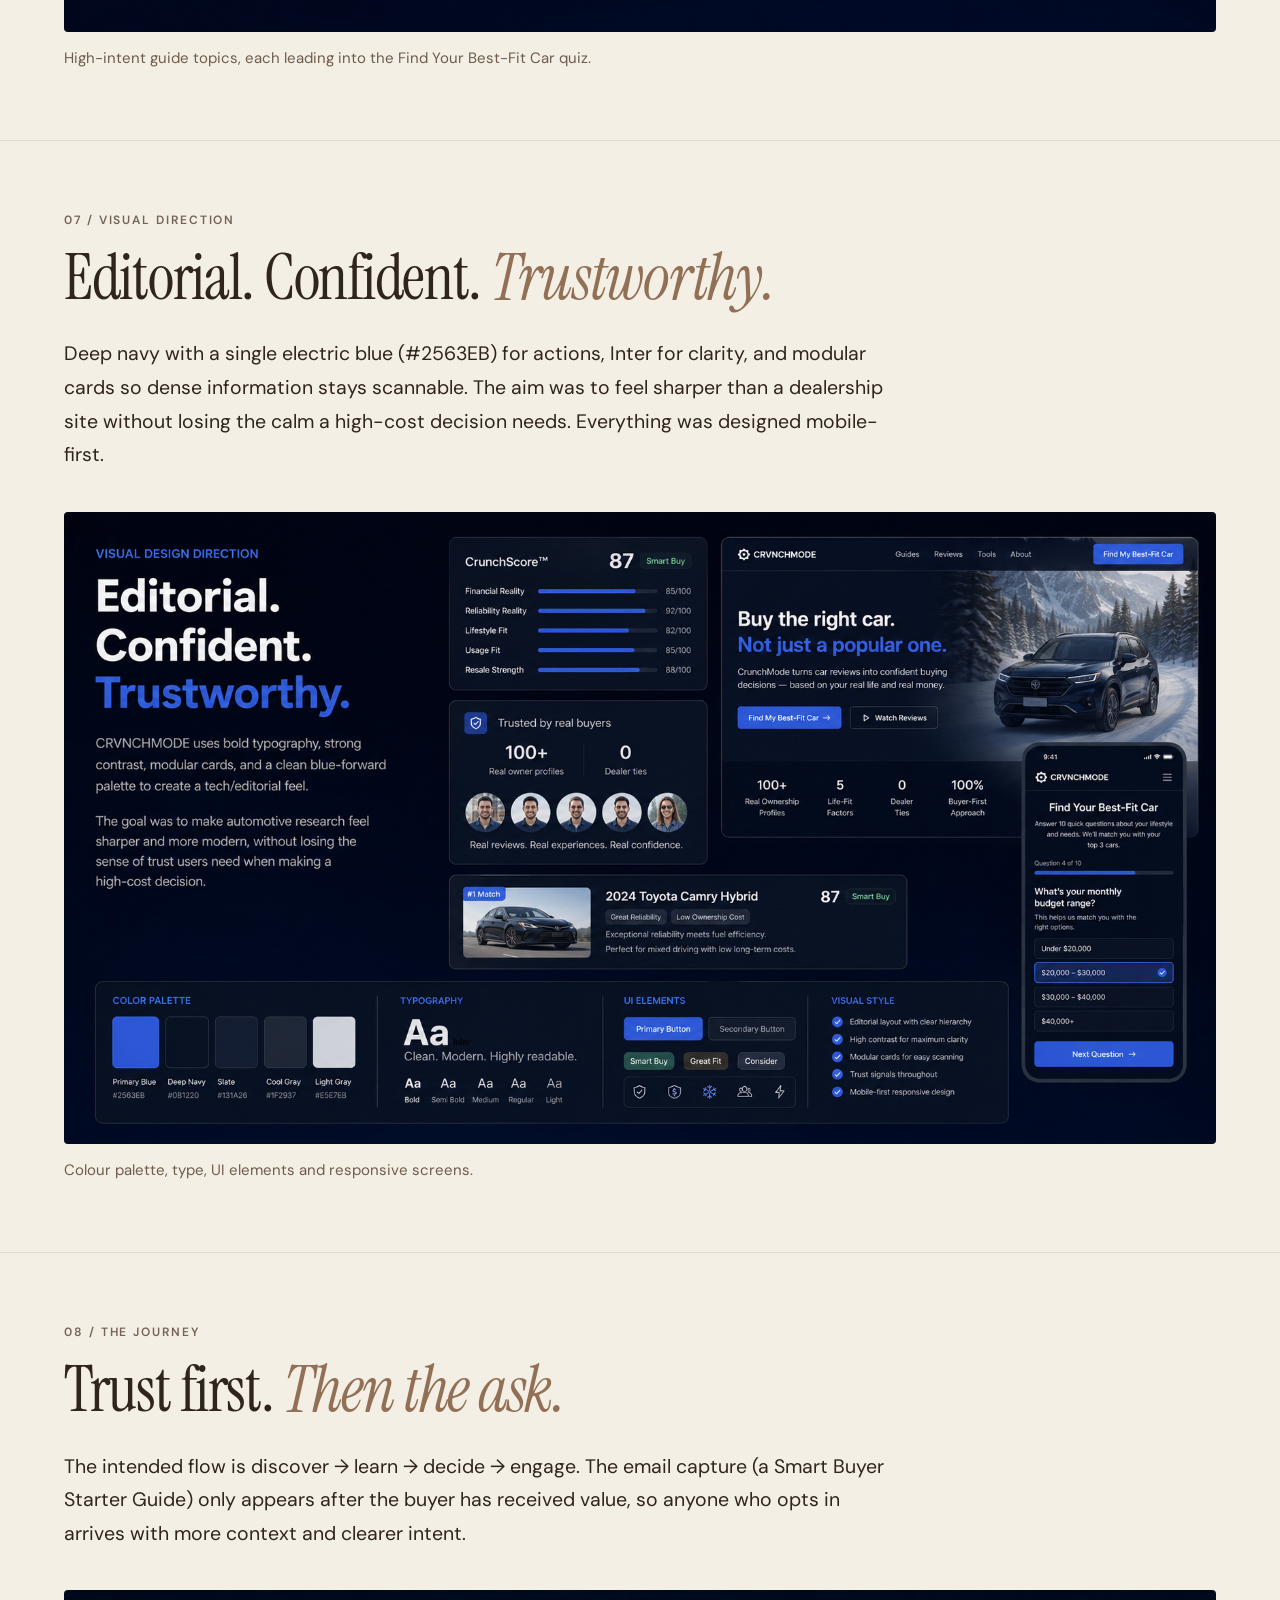
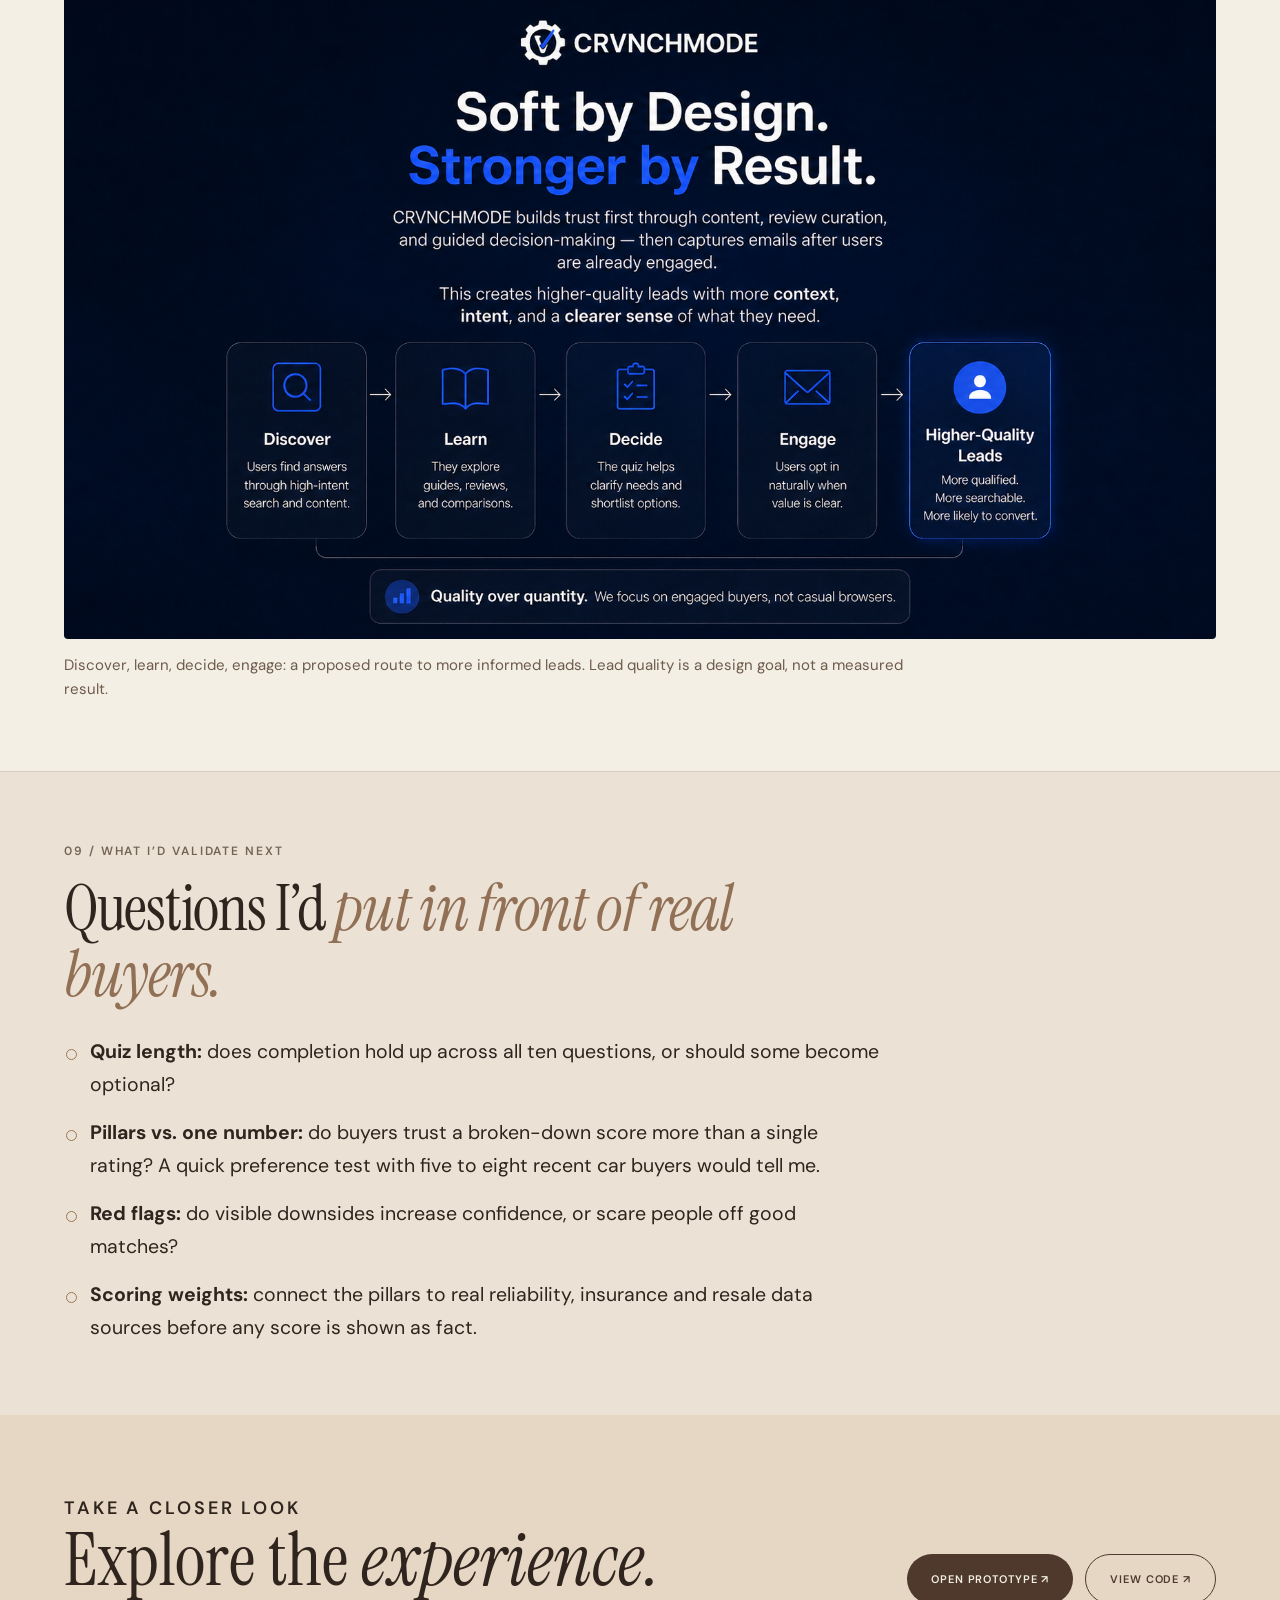
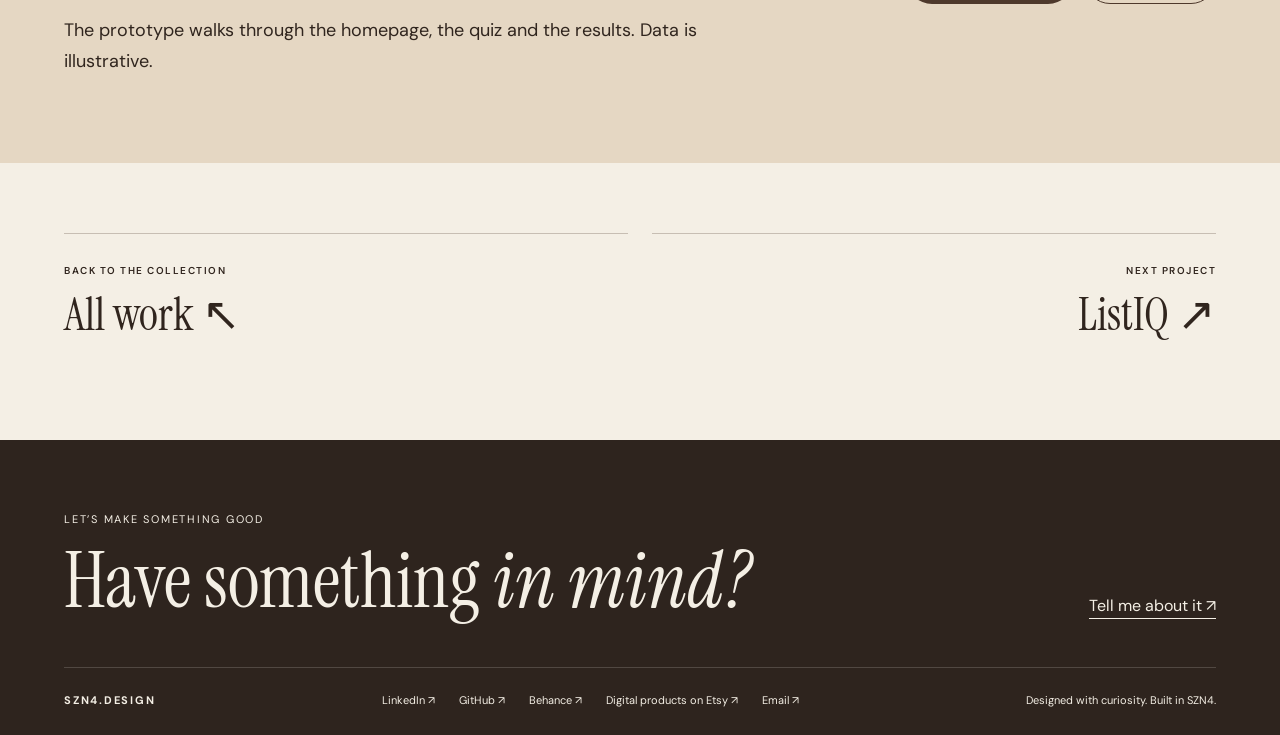
<file: crvnchmode-designing-a-smarter-way-to-choose-a-car/index.html>
<!DOCTYPE html><html lang="en"><head><meta charset="utf-8"><meta name="viewport" content="width=device-width,initial-scale=1,viewport-fit=cover"><meta name="theme-color" content="#4e392c"><title>CRVNCHMODE — SZN4.DESIGN</title><meta name="description" content="A guided car-buying experience: a 10-question quiz and an explainable score that match a car to a buyer’s budget and life. Designed and built by Sabrina Mohammed."><link rel="canonical" href="https://www.szn4.design/crvnchmode-designing-a-smarter-way-to-choose-a-car/"><meta property="og:title" content="CRVNCHMODE — SZN4.DESIGN"><meta property="og:description" content="A guided car-buying experience: a 10-question quiz and an explainable score that match a car to a buyer’s budget and life. Designed and built by Sabrina Mohammed."><meta property="og:type" content="website"><meta property="og:image" content="https://www.szn4.design/assets/projects/crvnchmode-designing-a-smarter-way-to-choose-a-car/cover.png"><link rel="preconnect" href="https://fonts.googleapis.com"><link rel="preconnect" href="https://fonts.gstatic.com" crossorigin><link href="https://fonts.googleapis.com/css2?family=DM+Sans:wght@400;500;600;700&amp;family=Instrument+Serif:ital@0;1&amp;display=swap" rel="stylesheet"><link rel="stylesheet" href="/assets/projects.css"><link rel="stylesheet" href="/assets/site.css"><script src="/assets/projects.js" defer></script><link rel="icon" href="/assets/brand/favicon.svg" type="image/svg+xml"><link rel="icon" href="/assets/brand/favicon-32.png" sizes="32x32" type="image/png"><link rel="apple-touch-icon" href="/assets/brand/apple-touch-icon.png"></head><body><a class="skip-link" href="#main">Skip to content</a><header class="portfolio-nav"><a class="wordmark" href="/" aria-label="SZN4 home"><svg class="brand-mark" viewBox="0 0 40 40" width="30" height="30" aria-hidden="true" focusable="false"><path d="M22.09 5.15 A15 15 0 0 1 34.85 17.91" fill="none" stroke="currentColor" stroke-width="1.65" stroke-linecap="round"/><path d="M34.85 22.09 A15 15 0 0 1 22.09 34.85" fill="none" stroke="currentColor" stroke-width="1.65" stroke-linecap="round"/><path d="M17.91 34.85 A15 15 0 0 1 5.15 22.09" fill="none" stroke="currentColor" stroke-width="1.65" stroke-linecap="round"/><path d="M5.15 17.91 A15 15 0 0 1 17.91 5.15" fill="none" stroke="currentColor" stroke-width="1.65" stroke-linecap="round"/><circle cx="20.00" cy="5.00" r="2.06" fill="#C8B79F"/><path d="M17.520500000000002 28.91Q17.149250000000002 28.91 17.149250000000002 28.6625Q17.149250000000002 28.39025 17.520500000000002 28.34075L18.68375 28.19225Q19.228250000000003 28.118 19.426250000000003 27.932375Q19.62425 27.74675 19.72325 27.2765L20.46575 24.083750000000002Q20.54 23.7125 20.168750000000003 23.7125H15.1445Q14.7485 23.7125 14.7485 23.4155Q14.7485 23.267 14.859875 23.09375Q14.971250000000001 22.9205 15.1445 22.673000000000002L23.708000000000002 11.337499999999999Q23.88125 11.09 24.1535 11.09H24.6485Q24.8465 11.09 24.883625000000002 11.201374999999999Q24.92075 11.312749999999998 24.77225 11.510749999999998L16.4315 21.98Q16.184 22.3265 16.5305 22.3265H20.54Q20.86175 22.3265 20.936 22.0295L22.0745 17.128999999999998Q22.14875 16.8815 22.421 16.732999999999997L23.38625 16.213250000000002Q23.58425 16.0895 23.695625 16.16375Q23.807000000000002 16.238 23.7575 16.436L22.495250000000002 21.98Q22.421 22.3265 22.74275 22.3265H23.83175Q24.1535 22.3265 24.079250000000002 22.6235L23.88125 23.4155Q23.807000000000002 23.7125 23.51 23.7125H22.421Q22.0745 23.7125 22.00025 24.059L21.25775 27.2765Q21.15875 27.79625 21.270125 27.981875000000002Q21.381500000000003 28.1675 21.8765 28.24175L22.322000000000003 28.316Q22.54475 28.34075 22.619 28.427374999999998Q22.69325 28.514 22.69325 28.613Q22.69325 28.91 22.24775 28.91Z" fill="currentColor"/></svg><span>SZN4.DESIGN</span></a><nav aria-label="Primary navigation"><a href="/ui-ux-projects/" aria-current="page">Work</a><a href="/about-me/">About</a><a href="/about-me/#contact">Contact</a></nav><div class="nav-social"><a href="https://www.linkedin.com/in/sabrina-mohammed-31694483/" target="_blank" rel="noopener noreferrer" aria-label="LinkedIn (opens in new tab)" title="LinkedIn"><svg viewBox="0 0 24 24" width="16" height="16" aria-hidden="true" focusable="false"><path fill="currentColor" d="M20.447 20.452h-3.554v-5.569c0-1.328-.027-3.037-1.852-3.037-1.853 0-2.136 1.445-2.136 2.939v5.667H9.351V9h3.414v1.561h.046c.477-.9 1.637-1.85 3.37-1.85 3.601 0 4.267 2.37 4.267 5.455v6.286zM5.337 7.433c-1.144 0-2.063-.926-2.063-2.065 0-1.138.92-2.063 2.063-2.063 1.14 0 2.064.925 2.064 2.063 0 1.139-.925 2.065-2.064 2.065zm1.782 13.019H3.555V9h3.564v11.452zM22.225 0H1.771C.792 0 0 .774 0 1.729v20.542C0 23.227.792 24 1.771 24h20.451C23.2 24 24 23.227 24 22.271V1.729C24 .774 23.2 0 22.222 0h.003z"/></svg></a><a href="https://github.com/SZN4Design" target="_blank" rel="noopener noreferrer" aria-label="GitHub (opens in new tab)" title="GitHub"><svg viewBox="0 0 24 24" width="16" height="16" aria-hidden="true" focusable="false"><path fill="currentColor" d="M12 .297c-6.63 0-12 5.373-12 12 0 5.303 3.438 9.8 8.205 11.385.6.113.82-.258.82-.577 0-.285-.01-1.04-.015-2.04-3.338.724-4.042-1.61-4.042-1.61C4.422 18.07 3.633 17.7 3.633 17.7c-1.087-.744.084-.729.084-.729 1.205.084 1.838 1.236 1.838 1.236 1.07 1.835 2.809 1.305 3.495.998.108-.776.417-1.305.76-1.605-2.665-.3-5.466-1.332-5.466-5.93 0-1.31.465-2.38 1.235-3.22-.135-.303-.54-1.523.105-3.176 0 0 1.005-.322 3.3 1.23.96-.267 1.98-.399 3-.405 1.02.006 2.04.138 3 .405 2.28-1.552 3.285-1.23 3.285-1.23.645 1.653.24 2.873.12 3.176.765.84 1.23 1.91 1.23 3.22 0 4.61-2.805 5.625-5.475 5.92.42.36.81 1.096.81 2.22 0 1.606-.015 2.896-.015 3.286 0 .315.21.69.825.57C20.565 22.092 24 17.592 24 12.297c0-6.627-5.373-12-12-12"/></svg></a><a href="https://www.behance.net/sabrinamohammed" target="_blank" rel="noopener noreferrer" aria-label="Behance (opens in new tab)" title="Behance"><svg viewBox="0 0 24 24" width="16" height="16" aria-hidden="true" focusable="false"><path fill="currentColor" d="M16.969 16.927a2.561 2.561 0 0 0 1.901.677 2.501 2.501 0 0 0 1.531-.475c.362-.235.636-.584.779-.99h2.585a5.091 5.091 0 0 1-1.9 2.896 5.292 5.292 0 0 1-3.091.88 5.839 5.839 0 0 1-2.284-.433 4.871 4.871 0 0 1-1.723-1.211 5.657 5.657 0 0 1-1.08-1.874 7.057 7.057 0 0 1-.383-2.393c-.005-.8.129-1.595.396-2.349a5.313 5.313 0 0 1 5.088-3.604 4.87 4.87 0 0 1 2.376.563c.661.362 1.231.87 1.668 1.485a6.2 6.2 0 0 1 .943 2.133c.194.821.263 1.666.205 2.508h-7.699c-.063.79.184 1.574.688 2.187ZM6.947 4.084a8.065 8.065 0 0 1 1.928.198 4.29 4.29 0 0 1 1.49.638c.418.303.748.711.958 1.182.241.579.357 1.203.341 1.83a3.506 3.506 0 0 1-.506 1.961 3.726 3.726 0 0 1-1.503 1.287 3.588 3.588 0 0 1 2.027 1.437c.464.747.697 1.615.67 2.494a4.593 4.593 0 0 1-.423 2.032 3.945 3.945 0 0 1-1.163 1.413 5.114 5.114 0 0 1-1.683.807 7.135 7.135 0 0 1-1.928.259H0V4.084h6.947Zm-.235 12.9c.308.004.616-.029.916-.099a2.18 2.18 0 0 0 .766-.332c.228-.158.411-.371.534-.619.142-.317.208-.663.191-1.009a2.08 2.08 0 0 0-.642-1.715 2.618 2.618 0 0 0-1.696-.505h-3.54v4.279h3.471Zm13.635-5.967a2.13 2.13 0 0 0-1.654-.619 2.336 2.336 0 0 0-1.163.259 2.474 2.474 0 0 0-.738.62 2.359 2.359 0 0 0-.396.792c-.074.239-.12.485-.137.734h4.769a3.239 3.239 0 0 0-.679-1.785l-.002-.001Zm-13.813-.648a2.254 2.254 0 0 0 1.423-.433c.399-.355.607-.88.56-1.413a1.916 1.916 0 0 0-.178-.891 1.298 1.298 0 0 0-.495-.533 1.851 1.851 0 0 0-.711-.274 3.966 3.966 0 0 0-.835-.073H3.241v3.631h3.293v-.014ZM21.62 5.122h-5.976v1.527h5.976V5.122Z"/></svg></a><a href="https://www.etsy.com/ca/shop/SZN4Design" target="_blank" rel="noopener noreferrer" aria-label="Digital products on Etsy (opens in new tab)" title="Digital products on Etsy"><svg viewBox="0 0 24 24" width="16" height="16" aria-hidden="true" focusable="false"><path fill="currentColor" d="M8.559 2.445c0-.325.033-.52.59-.52h7.465c1.3 0 2.02 1.11 2.54 3.193l.42 1.666h1.27c.23-4.728.43-6.784.43-6.784s-3.196.36-5.09.36H6.635L1.521.196v1.37l1.725.326c1.21.24 1.5.496 1.6 1.606 0 0 .11 3.27.11 8.64 0 5.385-.09 8.61-.09 8.61 0 .973-.39 1.333-1.59 1.573l-1.722.33V24l5.13-.165h8.55c1.935 0 6.39.165 6.39.165.105-1.17.75-6.48.855-7.064h-1.2l-1.284 2.91c-1.005 2.28-2.476 2.445-4.11 2.445h-4.906c-1.63 0-2.415-.64-2.415-2.05V12.8s3.62 0 4.79.096c.912.064 1.463.325 1.76 1.598l.39 1.695h1.41l-.09-4.278.192-4.305h-1.391l-.45 1.89c-.283 1.244-.48 1.47-1.754 1.6-1.666.17-4.815.14-4.815.14V2.45h-.05z"/></svg></a></div></header><main id="main"><section class="case-hero"><div class="shell"><a class="breadcrumb" href="/ui-ux-projects/">← Selected work</a><p class="eyebrow">CRVNCHMODE / Automotive · Design + build</p><h1>A smarter way<br>to <em>choose a car.</em></h1><p class="lede">A guided car-buying experience that brings budget, lifestyle and confidence into the same decision.</p><div class="case-top-actions"><a class="pill" href="https://crunchmode.vercel.app/" target="_blank" rel="noopener noreferrer">EXPLORE LIVE PROTOTYPE <span aria-hidden="true">↗</span></a><a class="quiet-link" href="#case-study">READ THE CASE STUDY ↓</a><a class="quiet-link" href="https://github.com/SZN4Design/Crunchmode" target="_blank" rel="noopener noreferrer">VIEW THE CODE ON GITHUB ↗</a></div><dl class="facts"><div><dt>ROLE</dt><dd>UX/UI Designer + Front-End Developer</dd></div><div><dt>FOCUS</dt><dd>Guided discovery + explainable recommendations</dd></div><div><dt>DELIVERABLES</dt><dd>Responsive web app + interactive quiz</dd></div><div><dt>TOOLS</dt><dd>Figma · Claude · VS Code · Vercel</dd></div></dl></div></section><section class="cs-glance shell" id="case-study"><p class="eyebrow muted">AT A GLANCE</p><dl class="glance"><div><dt>The problem</dt><dd>Car buyers piece together reviews, listings, insurance estimates and calculators to answer one question: is this car right for <em>my</em> life?</dd></div><div><dt>My role</dt><dd>Solo: concept, UX/UI, visual identity and the front-end build.</dd></div><div><dt>What I built</dt><dd>A responsive web app with a 10-question Smart Buyer Quiz, top-three matches and an explainable CrunchScore.</dd></div><div><dt>Key decision</dt><dd>Break the recommendation into five visible pillars instead of one opaque rating, and show red flags next to every match.</dd></div><div><dt>Skills shown</dt><dd>Decision UX · Information architecture · Content + SEO strategy · Front-end prototyping</dd></div></dl><p class="data-note-inline"><strong>Self-initiated concept.</strong> The live prototype uses mock data. Scores, prices and vehicle figures illustrate the design; they are not real ratings or measured results.</p></section><section class="cs-section "><div class="shell"><div class="cs-text reveal"><p class="eyebrow muted">01 / THE PROBLEM</p><h2>Too many tabs. <em>Not enough clarity.</em></h2><div class="cs-body"><p>Researching a car means jumping between YouTube reviews, dealership listings, insurance estimates, maintenance forums, Reddit threads and budget calculators. Each one answers a piece of the question. None of them connect it to the buyer’s actual situation.</p><p class="cs-pull">People aren’t just asking “Is this a good car?” They’re asking “Is this a good car <em>for my life?</em>”</p></div></div><figure class="cs-figure reveal"><a class="image-link" href="/assets/projects/crvnchmode-designing-a-smarter-way-to-choose-a-car/03.png" data-full-image="/assets/projects/crvnchmode-designing-a-smarter-way-to-choose-a-car/03.png" data-image-label="The problem: too many tabs" aria-label="Enlarge: The problem: too many tabs"><img src="/assets/projects/crvnchmode-designing-a-smarter-way-to-choose-a-car/03.png" alt="Scattered sources: reviews, listings, insurance, maintenance and community opinions all live in different places." width="1564" height="1006" loading="lazy" decoding="async"></a><figcaption>Scattered sources: reviews, listings, insurance, maintenance and community opinions all live in different places.</figcaption></figure></div></section><section class="cs-section "><div class="shell"><div class="cs-text reveal"><p class="eyebrow muted">02 / THE OPPORTUNITY</p><h2>A trusted advisor, <em>not a sales funnel.</em></h2><div class="cs-body"><p>Most automotive sites are built to sell a specific car. I wanted to explore what it would look like if the platform was on the buyer’s side first: starting from their budget and needs, being honest about trade-offs, and only asking for contact details once it had earned them.</p></div></div><figure class="cs-figure reveal"><a class="image-link" href="/assets/projects/crvnchmode-designing-a-smarter-way-to-choose-a-car/02.png" data-full-image="/assets/projects/crvnchmode-designing-a-smarter-way-to-choose-a-car/02.png" data-image-label="The product concept" aria-label="Enlarge: The product concept"><img src="/assets/projects/crvnchmode-designing-a-smarter-way-to-choose-a-car/02.png" alt="The CRVNCHMODE concept: a buyer-first homepage leading into the Smart Buyer Quiz and intent-based guides." width="1672" height="941" loading="lazy" decoding="async"></a><figcaption>The CRVNCHMODE concept: a buyer-first homepage leading into the Smart Buyer Quiz and intent-based guides.</figcaption></figure></div></section><section class="cs-section "><div class="shell"><div class="cs-text reveal"><p class="eyebrow muted">03 / THE FRAMEWORK</p><h2>Five questions <em>every buyer is really asking.</em></h2><div class="cs-body"><p>Before designing screens, I defined the factors the product had to reason about. These became the structure for the quiz, the score and the content.</p><div class="cs-cards"><div class="cs-card"><h3>Financial reality</h3><p>What will this car actually cost to own, not just to buy?</p></div><div class="cs-card"><h3>Lifestyle fit</h3><p>Does it work for commuting, winter driving, family needs, city parking or long trips?</p></div><div class="cs-card"><h3>Reliability risk</h3><p>What should a buyer know before committing?</p></div><div class="cs-card"><h3>Content confidence</h3><p>Can reviews, videos and guides be organized into one clear path?</p></div><div class="cs-card"><h3>Lead quality</h3><p>Can people be guided to act only once they understand what they need?</p></div></div></div></div></div></section><section class="cs-section "><div class="shell"><div class="cs-text reveal"><p class="eyebrow muted">04 / THE SMART BUYER QUIZ</p><h2>Turning vague shopping into <em>a guided decision.</em></h2><div class="cs-body"><p>Instead of asking people to already know what they want, the quiz asks what they <em>do</em> know: budget range, how and where they drive, winter needs and how long they plan to own the car. Ten short questions, one per screen, with a visible progress bar.</p><p>Results show three matches, not thirty. Each match pairs the score with a typical monthly ownership cost and a <strong>Red Flags</strong> line (“Smaller cargo area”, “Road noise on highway”). Showing the downsides up front was a deliberate trust decision: a buyer-first product has to say what a dealer wouldn’t.</p></div></div><figure class="cs-figure reveal"><a class="image-link" href="/assets/projects/crvnchmode-designing-a-smarter-way-to-choose-a-car/06.png" data-full-image="/assets/projects/crvnchmode-designing-a-smarter-way-to-choose-a-car/06.png" data-image-label="The Smart Buyer Quiz" aria-label="Enlarge: The Smart Buyer Quiz"><img src="/assets/projects/crvnchmode-designing-a-smarter-way-to-choose-a-car/06.png" alt="Quiz inputs (budget, lifestyle, winter needs, ownership timeline) feeding three ranked matches with ownership cost and red flags." width="1672" height="941" loading="lazy" decoding="async"></a><figcaption>Quiz inputs (budget, lifestyle, winter needs, ownership timeline) feeding three ranked matches with ownership cost and red flags.</figcaption></figure></div></section><section class="cs-section "><div class="shell"><div class="cs-text reveal"><p class="eyebrow muted">05 / EXPLAINABLE SCORING</p><h2>A score you can <em>see inside.</em></h2><div class="cs-body"><p>A single “87/100” asks for blind trust. CrunchScore breaks every recommendation into five pillars (financial reality, reliability, lifestyle fit, usage fit and resale strength) with a bar for each, so the buyer can see <em>why</em> a car ranks where it does and which trade-off they’re accepting.</p><p>Plain labels (“Smart Buy”, “Buy With Confidence”) sit next to the number for people who just want the verdict.</p></div></div><figure class="cs-figure reveal"><a class="image-link" href="/assets/projects/crvnchmode-designing-a-smarter-way-to-choose-a-car/07.png" data-full-image="/assets/projects/crvnchmode-designing-a-smarter-way-to-choose-a-car/07.png" data-image-label="Making recommendations explainable" aria-label="Enlarge: Making recommendations explainable"><img src="/assets/projects/crvnchmode-designing-a-smarter-way-to-choose-a-car/07.png" alt="CrunchScore: one overall score built from five visible pillars." width="1672" height="941" loading="lazy" decoding="async"></a><figcaption>CrunchScore: one overall score built from five visible pillars.</figcaption></figure></div></section><section class="cs-section "><div class="shell"><div class="cs-text reveal"><p class="eyebrow muted">06 / SEARCH + DISCOVERY</p><h2>Meeting buyers <em>where they already search.</em></h2><div class="cs-body"><p>People don’t search for a quiz. They search “best winter cars in Canada” or “family SUVs under $30k”. I designed a content layer of intent-based guides that answer those questions and then hand off to the quiz, so research turns into a personal shortlist instead of another open tab.</p></div></div><figure class="cs-figure reveal"><a class="image-link" href="/assets/projects/crvnchmode-designing-a-smarter-way-to-choose-a-car/08.png" data-full-image="/assets/projects/crvnchmode-designing-a-smarter-way-to-choose-a-car/08.png" data-image-label="Search, discovery and context" aria-label="Enlarge: Search, discovery and context"><img src="/assets/projects/crvnchmode-designing-a-smarter-way-to-choose-a-car/08.png" alt="High-intent guide topics, each leading into the Find Your Best-Fit Car quiz." width="1693" height="929" loading="lazy" decoding="async"></a><figcaption>High-intent guide topics, each leading into the Find Your Best-Fit Car quiz.</figcaption></figure></div></section><section class="cs-section "><div class="shell"><div class="cs-text reveal"><p class="eyebrow muted">07 / VISUAL DIRECTION</p><h2>Editorial. Confident. <em>Trustworthy.</em></h2><div class="cs-body"><p>Deep navy with a single electric blue (#2563EB) for actions, Inter for clarity, and modular cards so dense information stays scannable. The aim was to feel sharper than a dealership site without losing the calm a high-cost decision needs. Everything was designed mobile-first.</p></div></div><figure class="cs-figure reveal"><a class="image-link" href="/assets/projects/crvnchmode-designing-a-smarter-way-to-choose-a-car/10.png" data-full-image="/assets/projects/crvnchmode-designing-a-smarter-way-to-choose-a-car/10.png" data-image-label="Visual design direction" aria-label="Enlarge: Visual design direction"><img src="/assets/projects/crvnchmode-designing-a-smarter-way-to-choose-a-car/10.png" alt="Colour palette, type, UI elements and responsive screens." width="1692" height="929" loading="lazy" decoding="async"></a><figcaption>Colour palette, type, UI elements and responsive screens.</figcaption></figure></div></section><section class="cs-section "><div class="shell"><div class="cs-text reveal"><p class="eyebrow muted">08 / THE JOURNEY</p><h2>Trust first. <em>Then the ask.</em></h2><div class="cs-body"><p>The intended flow is discover → learn → decide → engage. The email capture (a Smart Buyer Starter Guide) only appears after the buyer has received value, so anyone who opts in arrives with more context and clearer intent.</p></div></div><figure class="cs-figure reveal"><a class="image-link" href="/assets/projects/crvnchmode-designing-a-smarter-way-to-choose-a-car/11.png" data-full-image="/assets/projects/crvnchmode-designing-a-smarter-way-to-choose-a-car/11.png" data-image-label="The intended journey" aria-label="Enlarge: The intended journey"><img src="/assets/projects/crvnchmode-designing-a-smarter-way-to-choose-a-car/11.png" alt="Discover, learn, decide, engage: a proposed route to more informed leads. Lead quality is a design goal, not a measured result." width="1672" height="941" loading="lazy" decoding="async"></a><figcaption>Discover, learn, decide, engage: a proposed route to more informed leads. Lead quality is a design goal, not a measured result.</figcaption></figure></div></section><section class="cs-section cs-tint"><div class="shell"><div class="cs-text reveal"><p class="eyebrow muted">09 / WHAT I’D VALIDATE NEXT</p><h2>Questions I’d <em>put in front of real buyers.</em></h2><div class="cs-body"><ul class="cs-list"><li><strong>Quiz length:</strong> does completion hold up across all ten questions, or should some become optional?</li><li><strong>Pillars vs. one number:</strong> do buyers trust a broken-down score more than a single rating? A quick preference test with five to eight recent car buyers would tell me.</li><li><strong>Red flags:</strong> do visible downsides increase confidence, or scare people off good matches?</li><li><strong>Scoring weights:</strong> connect the pillars to real reliability, insurance and resale data sources before any score is shown as fact.</li></ul></div></div></div></section><section class="case-end"><div class="shell"><div><p class="eyebrow">TAKE A CLOSER LOOK</p><h2>Explore the <em>experience.</em></h2><p>The prototype walks through the homepage, the quiz and the results. Data is illustrative.</p></div><div class="case-end-actions"><a class="pill" href="https://crunchmode.vercel.app/" target="_blank" rel="noopener noreferrer">OPEN PROTOTYPE ↗</a><a class="pill pill-ghost" href="https://github.com/SZN4Design/Crunchmode" target="_blank" rel="noopener noreferrer">VIEW CODE ↗</a></div></div></section><nav class="project-switcher" aria-label="More projects"><a href="/ui-ux-projects/"><span>BACK TO THE COLLECTION</span><strong>All work ↖</strong></a><a href="/dealer-listing-optimization-platform/"><span>NEXT PROJECT</span><strong>ListIQ ↗</strong></a></nav></main><footer class="portfolio-footer"><div class="footer-invite"><div><p>LET’S MAKE SOMETHING GOOD</p><h2>Have something <em>in mind?</em></h2></div><a href="/about-me/#contact">Tell me about it ↗</a></div><div class="footer-row"><a class="footer-brand" href="/">SZN4.DESIGN</a><nav aria-label="Social links"><a href="https://www.linkedin.com/in/sabrina-mohammed-31694483/" target="_blank" rel="noopener noreferrer">LinkedIn ↗</a><a href="https://github.com/SZN4Design" target="_blank" rel="noopener noreferrer">GitHub ↗</a><a href="https://www.behance.net/sabrinamohammed" target="_blank" rel="noopener noreferrer">Behance ↗</a><a href="https://www.etsy.com/ca/shop/SZN4Design" target="_blank" rel="noopener noreferrer">Digital products on Etsy ↗</a><a href="mailto:sabrina@szn4.design">Email ↗</a></nav><span>Designed with curiosity. Built in SZN4.</span></div></footer><dialog class="image-dialog" id="project-image-dialog" aria-labelledby="project-dialog-label"><div class="dialog-toolbar"><span id="project-dialog-label"></span><div class="dialog-tools"><a id="project-dialog-original" target="_blank" rel="noopener noreferrer">Open original ↗</a><button id="project-dialog-zoom" type="button" aria-pressed="false">Zoom in</button><button id="project-dialog-close" type="button" aria-label="Close full image">Close ×</button></div></div><div class="dialog-body"><img id="project-dialog-image" alt=""></div></dialog></body></html>
</file>
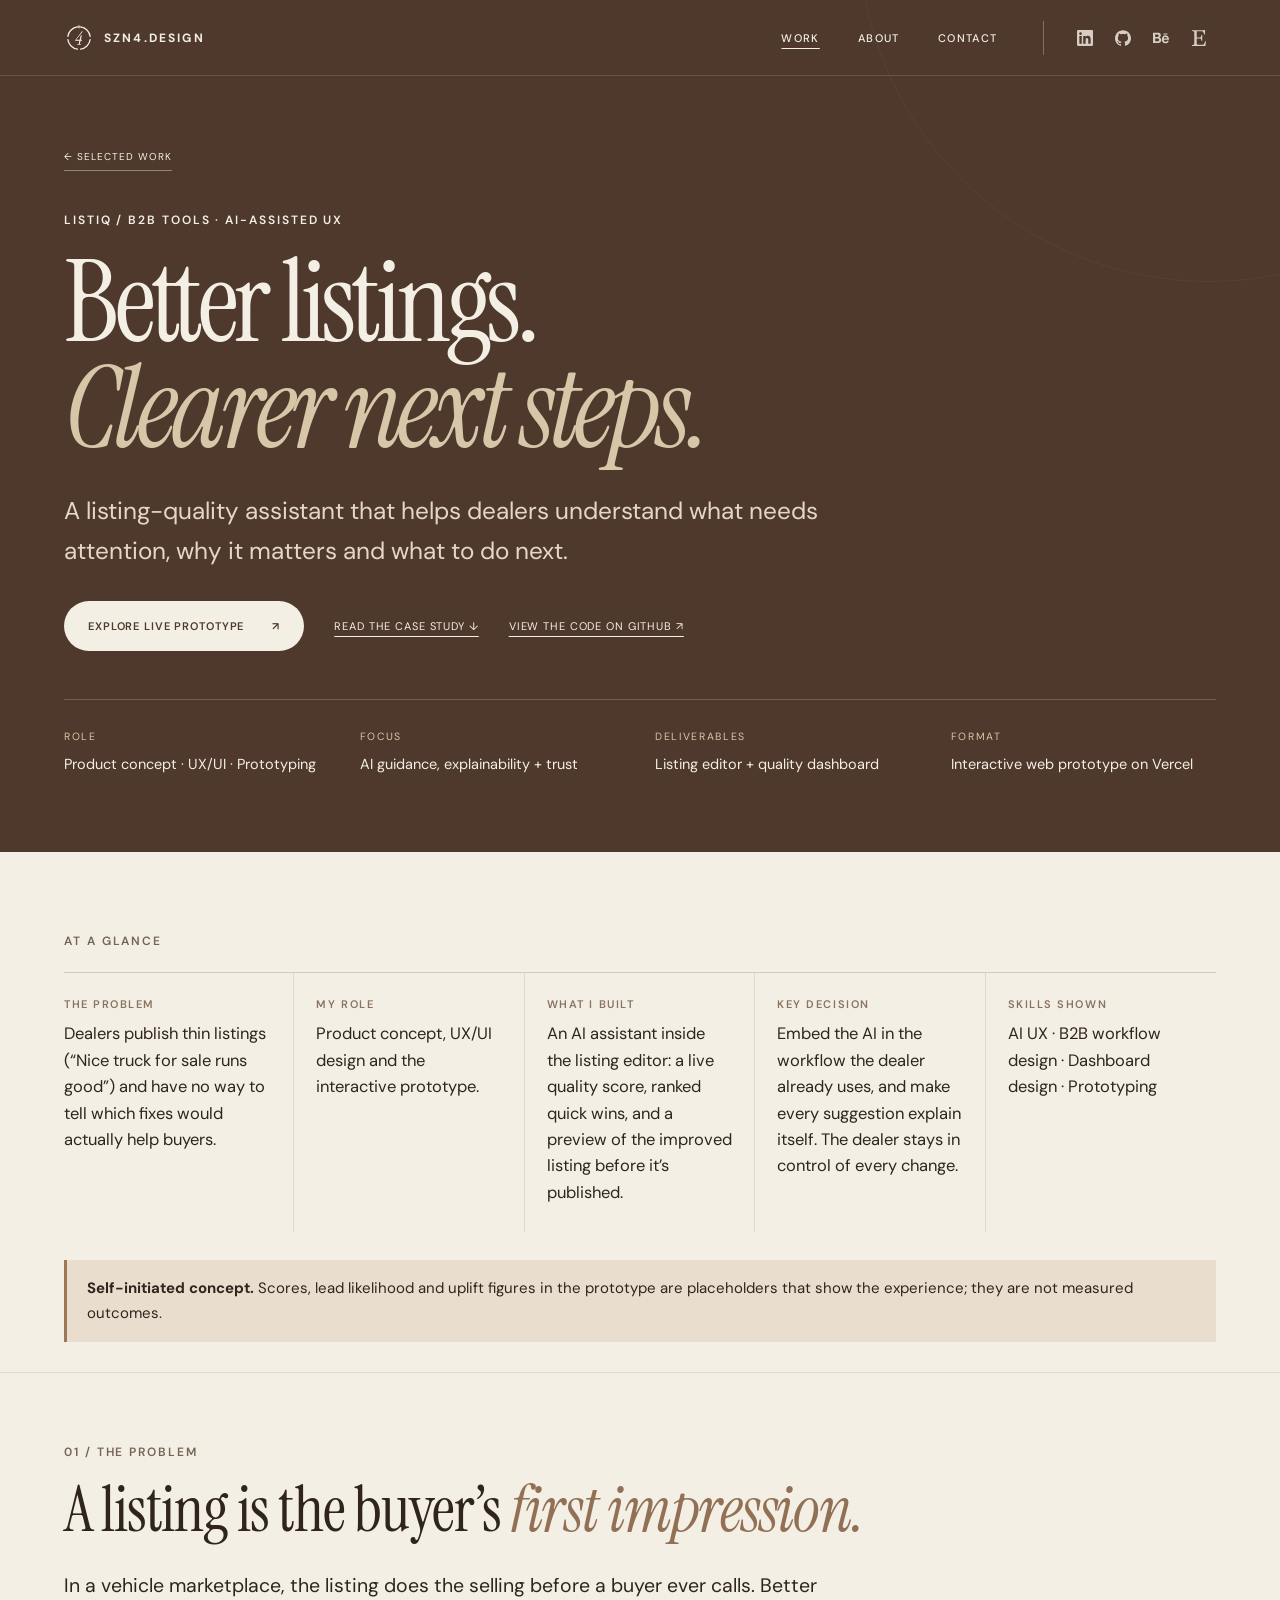
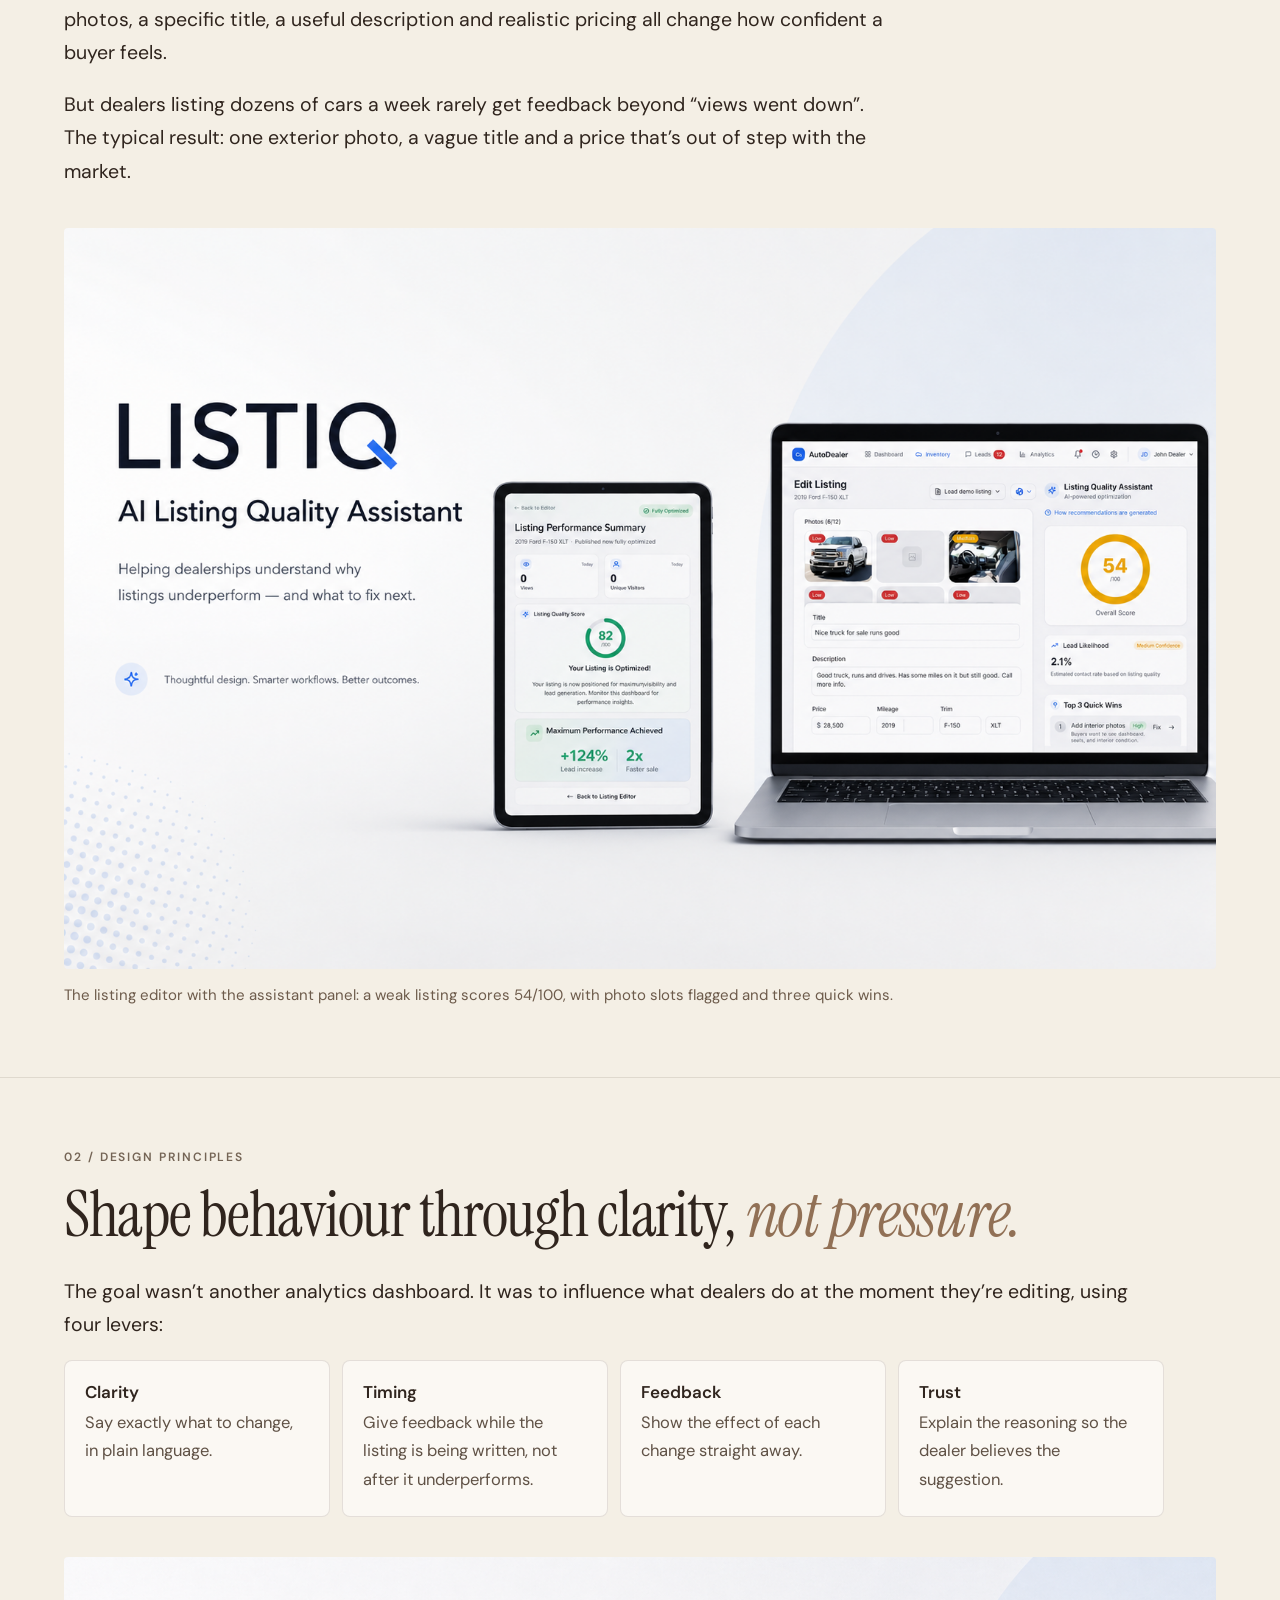
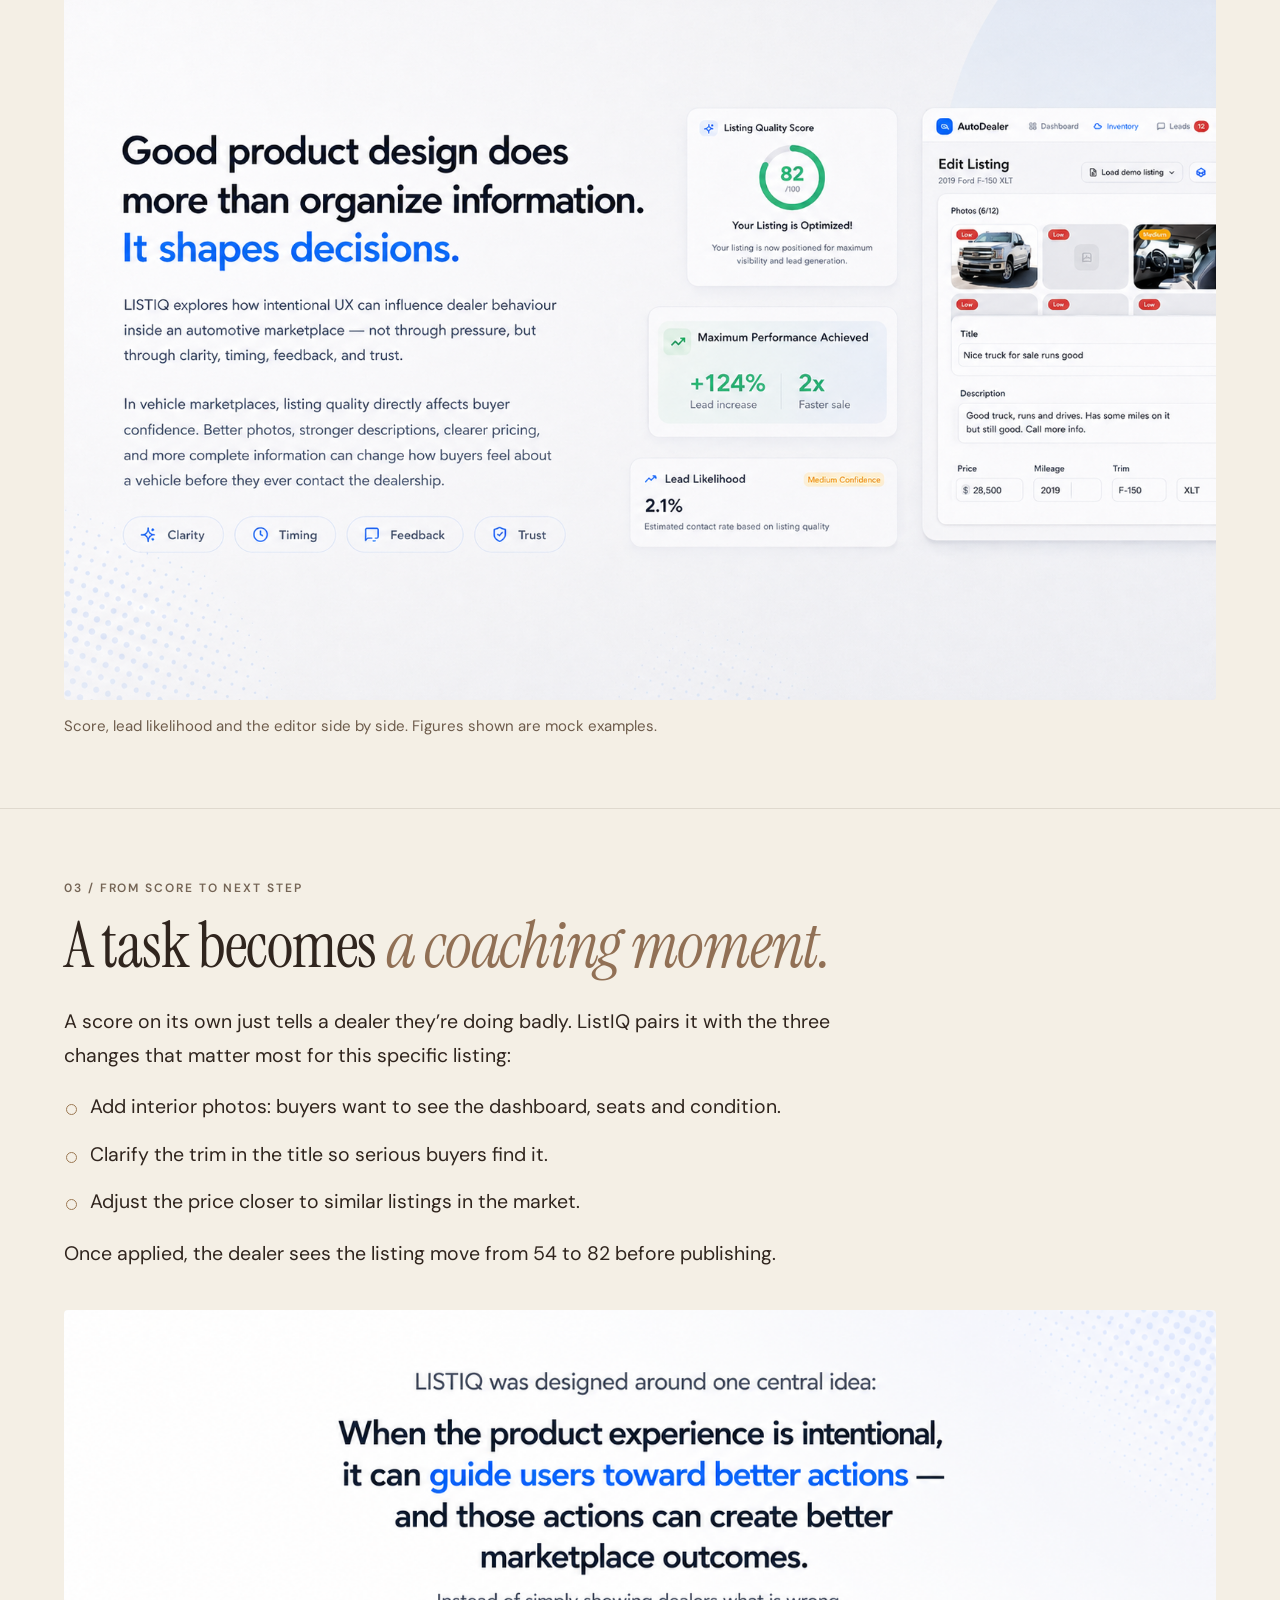
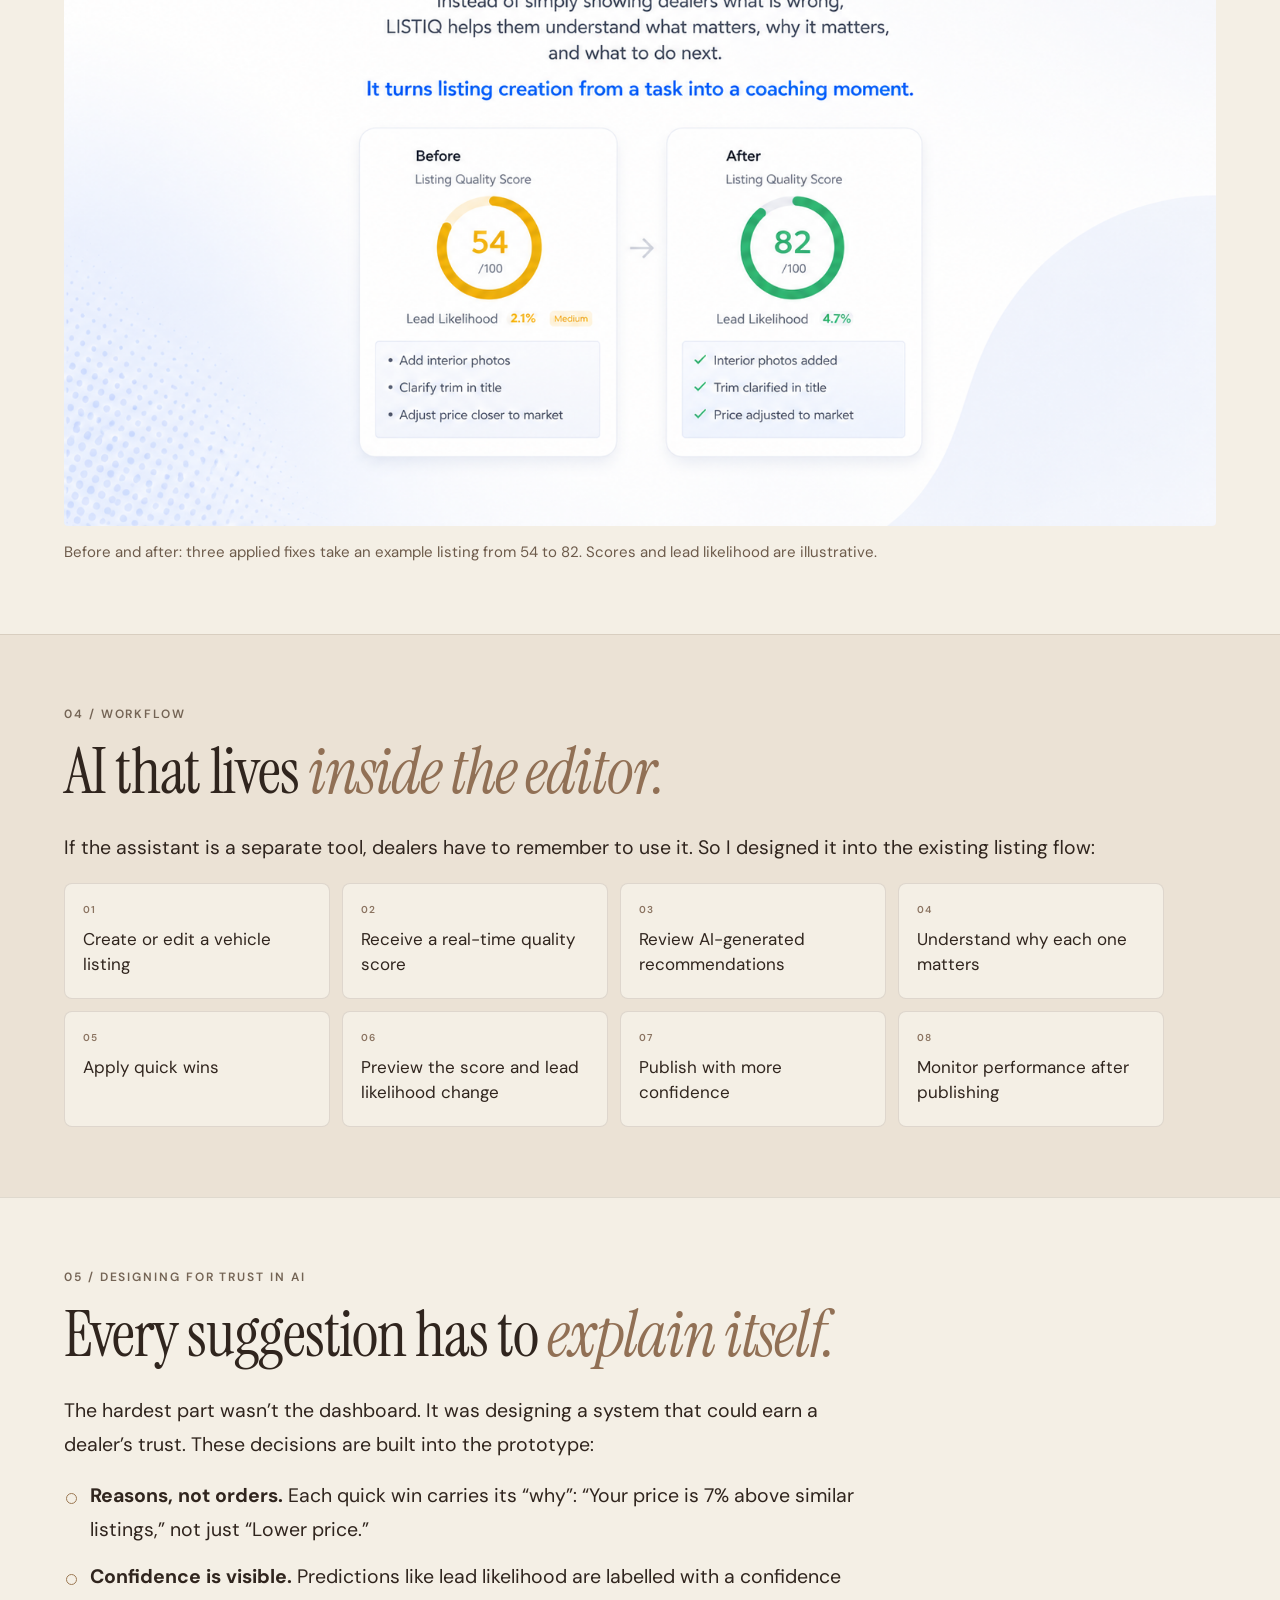
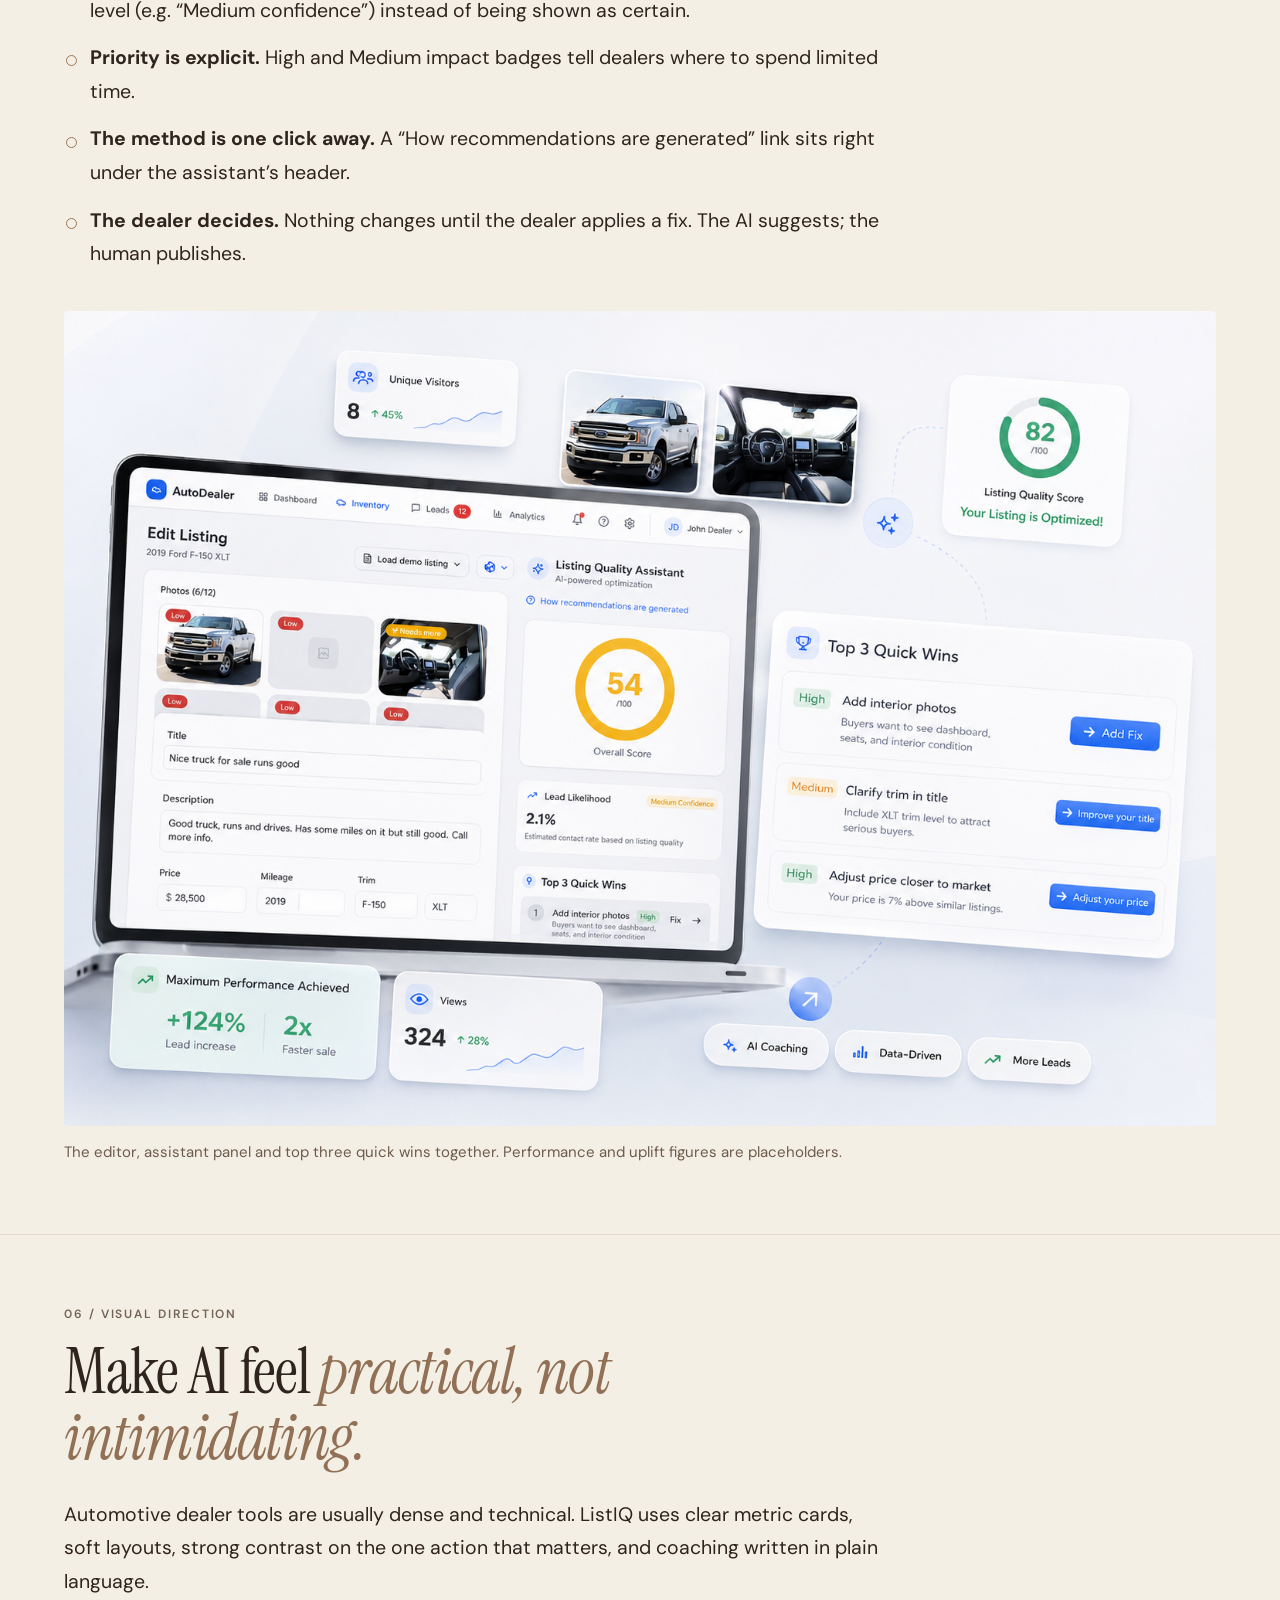
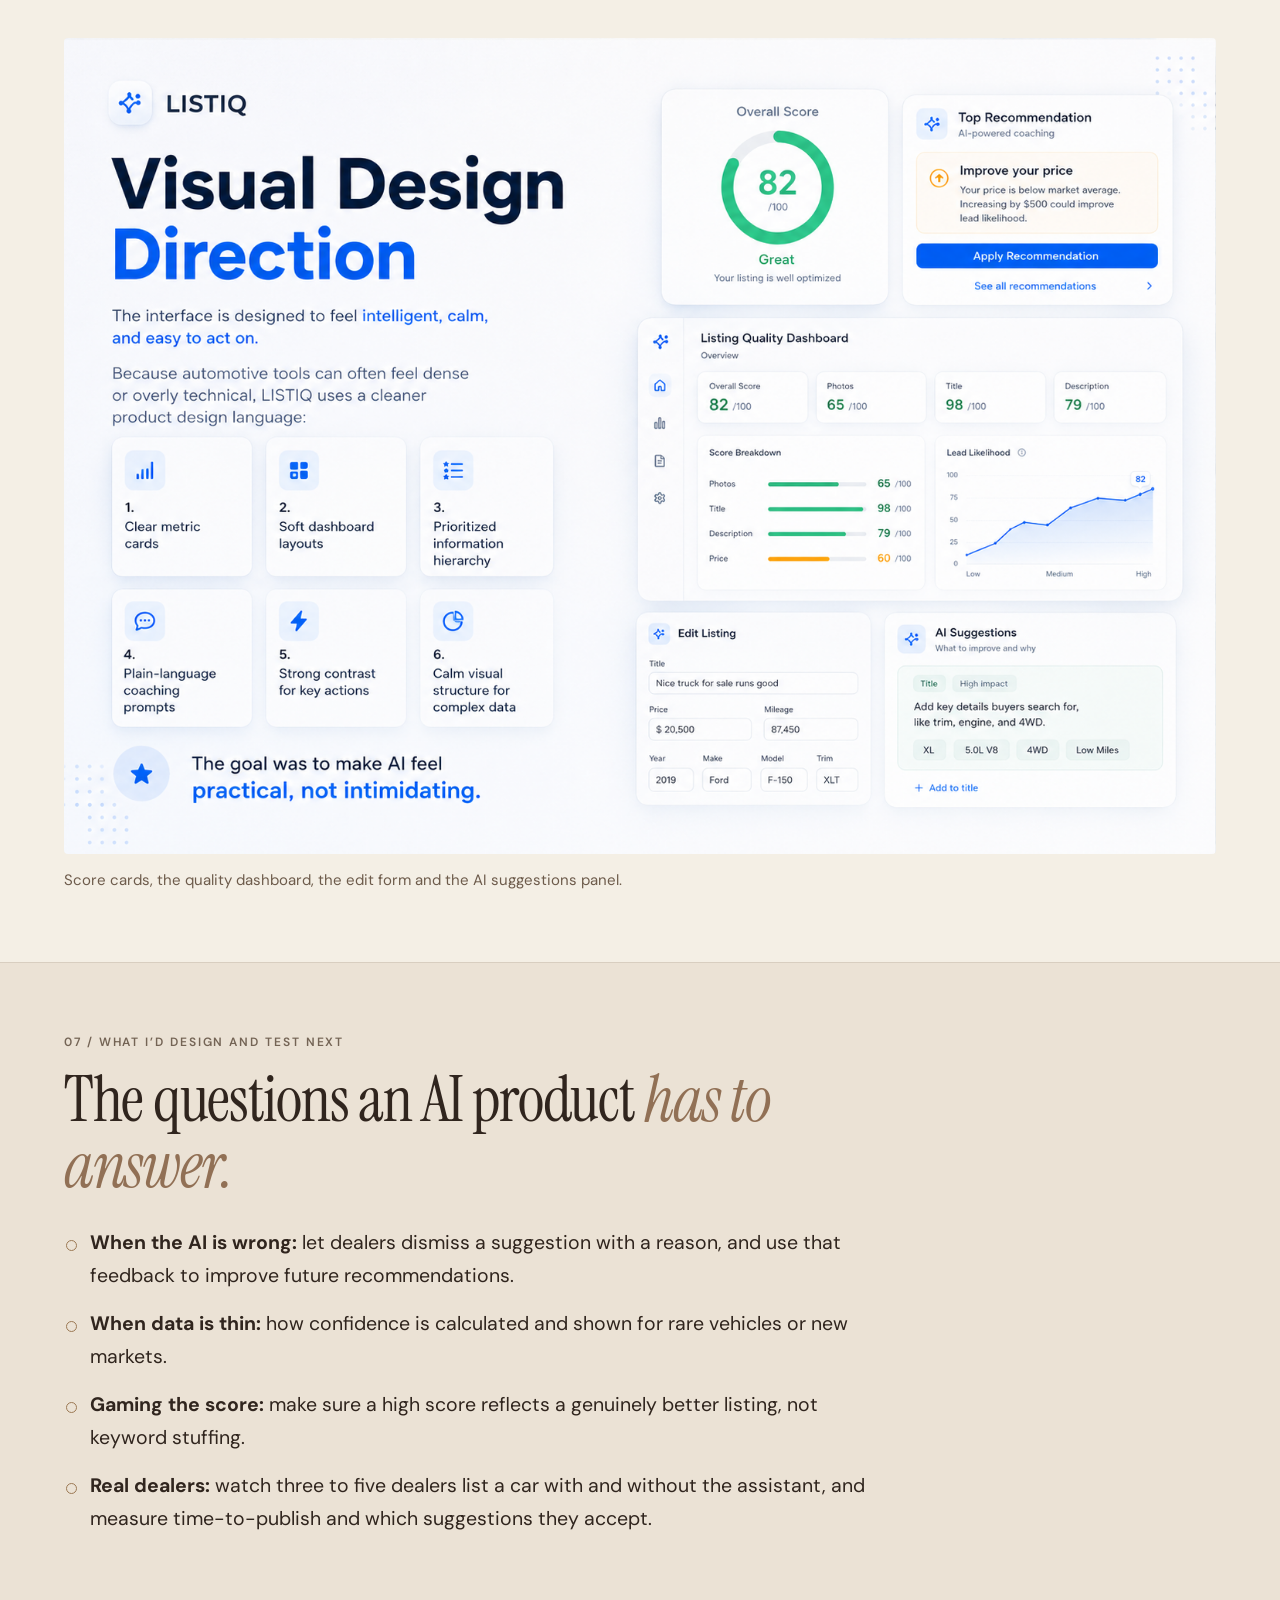
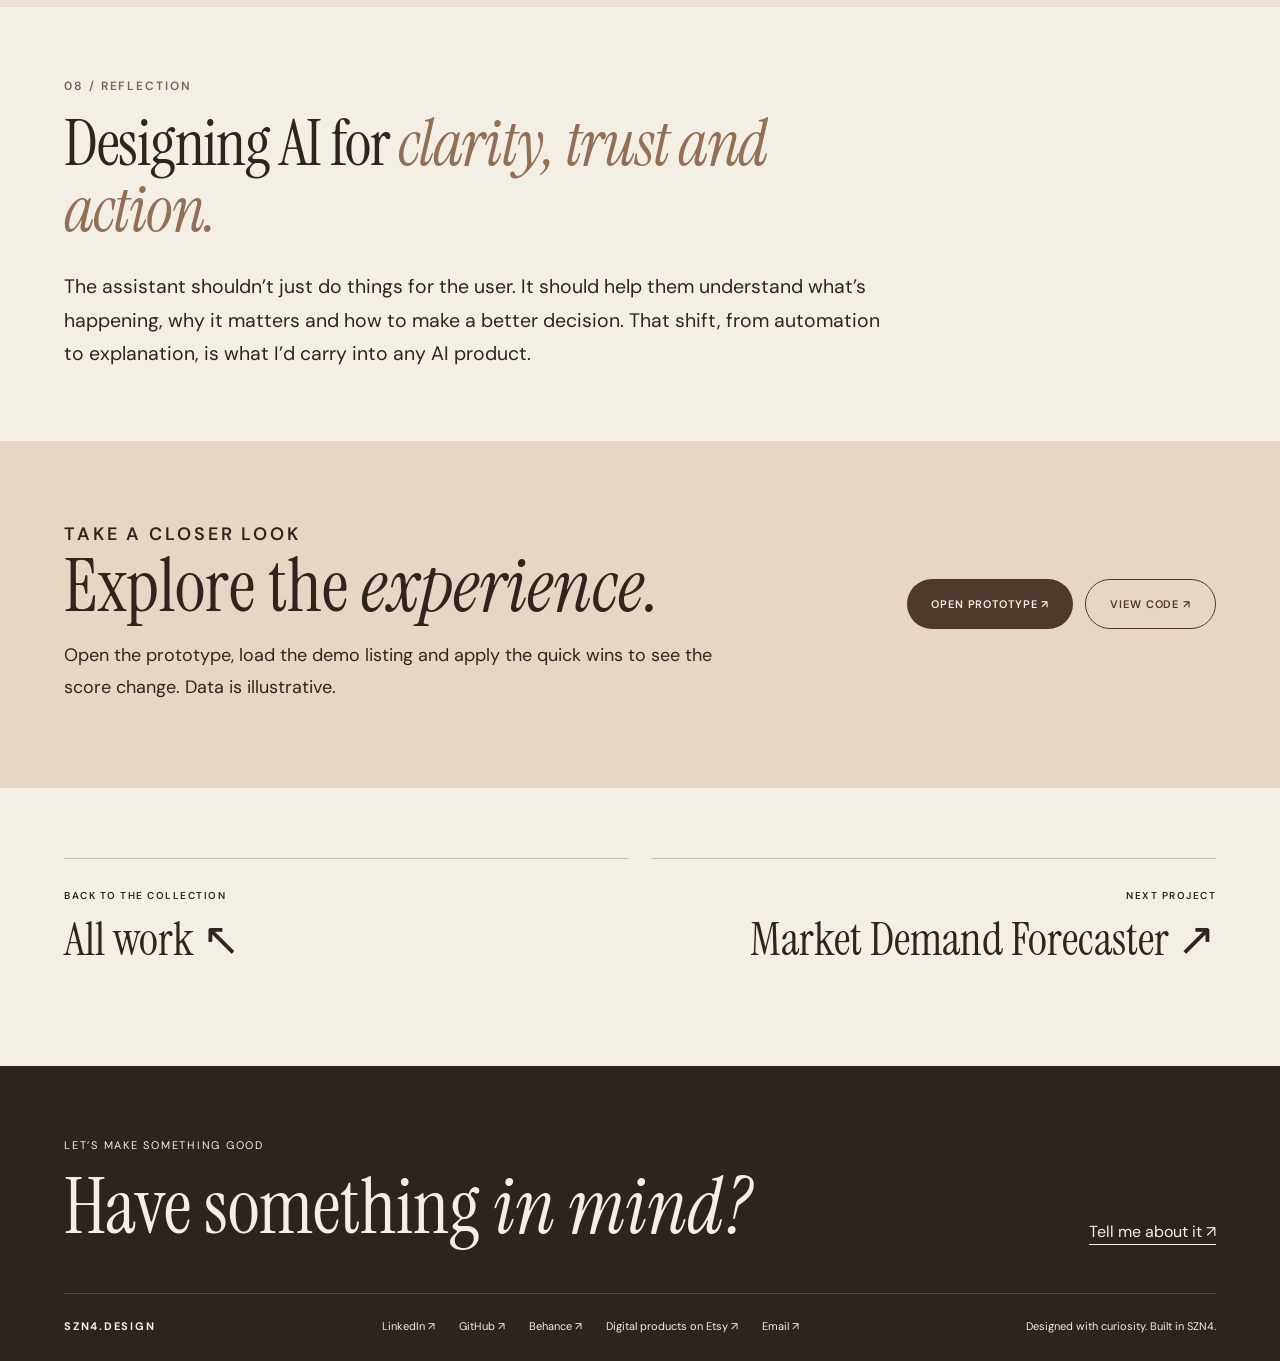
<file: dealer-listing-optimization-platform/index.html>
<!DOCTYPE html><html lang="en"><head><meta charset="utf-8"><meta name="viewport" content="width=device-width,initial-scale=1,viewport-fit=cover"><meta name="theme-color" content="#4e392c"><title>ListIQ — SZN4.DESIGN</title><meta name="description" content="ListIQ: an AI listing-quality assistant that coaches car dealers toward better listings and explains every suggestion. A UX/UI concept and prototype by Sabrina Mohammed."><link rel="canonical" href="https://www.szn4.design/dealer-listing-optimization-platform/"><meta property="og:title" content="ListIQ — SZN4.DESIGN"><meta property="og:description" content="ListIQ: an AI listing-quality assistant that coaches car dealers toward better listings and explains every suggestion. A UX/UI concept and prototype by Sabrina Mohammed."><meta property="og:type" content="website"><meta property="og:image" content="https://www.szn4.design/assets/projects/dealer-listing-optimization-platform/cover.png"><link rel="preconnect" href="https://fonts.googleapis.com"><link rel="preconnect" href="https://fonts.gstatic.com" crossorigin><link href="https://fonts.googleapis.com/css2?family=DM+Sans:wght@400;500;600;700&amp;family=Instrument+Serif:ital@0;1&amp;display=swap" rel="stylesheet"><link rel="stylesheet" href="/assets/projects.css"><link rel="stylesheet" href="/assets/site.css"><script src="/assets/projects.js" defer></script><link rel="icon" href="/assets/brand/favicon.svg" type="image/svg+xml"><link rel="icon" href="/assets/brand/favicon-32.png" sizes="32x32" type="image/png"><link rel="apple-touch-icon" href="/assets/brand/apple-touch-icon.png"></head><body><a class="skip-link" href="#main">Skip to content</a><header class="portfolio-nav"><a class="wordmark" href="/" aria-label="SZN4 home"><svg class="brand-mark" viewBox="0 0 40 40" width="30" height="30" aria-hidden="true" focusable="false"><path d="M22.09 5.15 A15 15 0 0 1 34.85 17.91" fill="none" stroke="currentColor" stroke-width="1.65" stroke-linecap="round"/><path d="M34.85 22.09 A15 15 0 0 1 22.09 34.85" fill="none" stroke="currentColor" stroke-width="1.65" stroke-linecap="round"/><path d="M17.91 34.85 A15 15 0 0 1 5.15 22.09" fill="none" stroke="currentColor" stroke-width="1.65" stroke-linecap="round"/><path d="M5.15 17.91 A15 15 0 0 1 17.91 5.15" fill="none" stroke="currentColor" stroke-width="1.65" stroke-linecap="round"/><circle cx="20.00" cy="5.00" r="2.06" fill="#C8B79F"/><path d="M17.520500000000002 28.91Q17.149250000000002 28.91 17.149250000000002 28.6625Q17.149250000000002 28.39025 17.520500000000002 28.34075L18.68375 28.19225Q19.228250000000003 28.118 19.426250000000003 27.932375Q19.62425 27.74675 19.72325 27.2765L20.46575 24.083750000000002Q20.54 23.7125 20.168750000000003 23.7125H15.1445Q14.7485 23.7125 14.7485 23.4155Q14.7485 23.267 14.859875 23.09375Q14.971250000000001 22.9205 15.1445 22.673000000000002L23.708000000000002 11.337499999999999Q23.88125 11.09 24.1535 11.09H24.6485Q24.8465 11.09 24.883625000000002 11.201374999999999Q24.92075 11.312749999999998 24.77225 11.510749999999998L16.4315 21.98Q16.184 22.3265 16.5305 22.3265H20.54Q20.86175 22.3265 20.936 22.0295L22.0745 17.128999999999998Q22.14875 16.8815 22.421 16.732999999999997L23.38625 16.213250000000002Q23.58425 16.0895 23.695625 16.16375Q23.807000000000002 16.238 23.7575 16.436L22.495250000000002 21.98Q22.421 22.3265 22.74275 22.3265H23.83175Q24.1535 22.3265 24.079250000000002 22.6235L23.88125 23.4155Q23.807000000000002 23.7125 23.51 23.7125H22.421Q22.0745 23.7125 22.00025 24.059L21.25775 27.2765Q21.15875 27.79625 21.270125 27.981875000000002Q21.381500000000003 28.1675 21.8765 28.24175L22.322000000000003 28.316Q22.54475 28.34075 22.619 28.427374999999998Q22.69325 28.514 22.69325 28.613Q22.69325 28.91 22.24775 28.91Z" fill="currentColor"/></svg><span>SZN4.DESIGN</span></a><nav aria-label="Primary navigation"><a href="/ui-ux-projects/" aria-current="page">Work</a><a href="/about-me/">About</a><a href="/about-me/#contact">Contact</a></nav><div class="nav-social"><a href="https://www.linkedin.com/in/sabrina-mohammed-31694483/" target="_blank" rel="noopener noreferrer" aria-label="LinkedIn (opens in new tab)" title="LinkedIn"><svg viewBox="0 0 24 24" width="16" height="16" aria-hidden="true" focusable="false"><path fill="currentColor" d="M20.447 20.452h-3.554v-5.569c0-1.328-.027-3.037-1.852-3.037-1.853 0-2.136 1.445-2.136 2.939v5.667H9.351V9h3.414v1.561h.046c.477-.9 1.637-1.85 3.37-1.85 3.601 0 4.267 2.37 4.267 5.455v6.286zM5.337 7.433c-1.144 0-2.063-.926-2.063-2.065 0-1.138.92-2.063 2.063-2.063 1.14 0 2.064.925 2.064 2.063 0 1.139-.925 2.065-2.064 2.065zm1.782 13.019H3.555V9h3.564v11.452zM22.225 0H1.771C.792 0 0 .774 0 1.729v20.542C0 23.227.792 24 1.771 24h20.451C23.2 24 24 23.227 24 22.271V1.729C24 .774 23.2 0 22.222 0h.003z"/></svg></a><a href="https://github.com/SZN4Design" target="_blank" rel="noopener noreferrer" aria-label="GitHub (opens in new tab)" title="GitHub"><svg viewBox="0 0 24 24" width="16" height="16" aria-hidden="true" focusable="false"><path fill="currentColor" d="M12 .297c-6.63 0-12 5.373-12 12 0 5.303 3.438 9.8 8.205 11.385.6.113.82-.258.82-.577 0-.285-.01-1.04-.015-2.04-3.338.724-4.042-1.61-4.042-1.61C4.422 18.07 3.633 17.7 3.633 17.7c-1.087-.744.084-.729.084-.729 1.205.084 1.838 1.236 1.838 1.236 1.07 1.835 2.809 1.305 3.495.998.108-.776.417-1.305.76-1.605-2.665-.3-5.466-1.332-5.466-5.93 0-1.31.465-2.38 1.235-3.22-.135-.303-.54-1.523.105-3.176 0 0 1.005-.322 3.3 1.23.96-.267 1.98-.399 3-.405 1.02.006 2.04.138 3 .405 2.28-1.552 3.285-1.23 3.285-1.23.645 1.653.24 2.873.12 3.176.765.84 1.23 1.91 1.23 3.22 0 4.61-2.805 5.625-5.475 5.92.42.36.81 1.096.81 2.22 0 1.606-.015 2.896-.015 3.286 0 .315.21.69.825.57C20.565 22.092 24 17.592 24 12.297c0-6.627-5.373-12-12-12"/></svg></a><a href="https://www.behance.net/sabrinamohammed" target="_blank" rel="noopener noreferrer" aria-label="Behance (opens in new tab)" title="Behance"><svg viewBox="0 0 24 24" width="16" height="16" aria-hidden="true" focusable="false"><path fill="currentColor" d="M16.969 16.927a2.561 2.561 0 0 0 1.901.677 2.501 2.501 0 0 0 1.531-.475c.362-.235.636-.584.779-.99h2.585a5.091 5.091 0 0 1-1.9 2.896 5.292 5.292 0 0 1-3.091.88 5.839 5.839 0 0 1-2.284-.433 4.871 4.871 0 0 1-1.723-1.211 5.657 5.657 0 0 1-1.08-1.874 7.057 7.057 0 0 1-.383-2.393c-.005-.8.129-1.595.396-2.349a5.313 5.313 0 0 1 5.088-3.604 4.87 4.87 0 0 1 2.376.563c.661.362 1.231.87 1.668 1.485a6.2 6.2 0 0 1 .943 2.133c.194.821.263 1.666.205 2.508h-7.699c-.063.79.184 1.574.688 2.187ZM6.947 4.084a8.065 8.065 0 0 1 1.928.198 4.29 4.29 0 0 1 1.49.638c.418.303.748.711.958 1.182.241.579.357 1.203.341 1.83a3.506 3.506 0 0 1-.506 1.961 3.726 3.726 0 0 1-1.503 1.287 3.588 3.588 0 0 1 2.027 1.437c.464.747.697 1.615.67 2.494a4.593 4.593 0 0 1-.423 2.032 3.945 3.945 0 0 1-1.163 1.413 5.114 5.114 0 0 1-1.683.807 7.135 7.135 0 0 1-1.928.259H0V4.084h6.947Zm-.235 12.9c.308.004.616-.029.916-.099a2.18 2.18 0 0 0 .766-.332c.228-.158.411-.371.534-.619.142-.317.208-.663.191-1.009a2.08 2.08 0 0 0-.642-1.715 2.618 2.618 0 0 0-1.696-.505h-3.54v4.279h3.471Zm13.635-5.967a2.13 2.13 0 0 0-1.654-.619 2.336 2.336 0 0 0-1.163.259 2.474 2.474 0 0 0-.738.62 2.359 2.359 0 0 0-.396.792c-.074.239-.12.485-.137.734h4.769a3.239 3.239 0 0 0-.679-1.785l-.002-.001Zm-13.813-.648a2.254 2.254 0 0 0 1.423-.433c.399-.355.607-.88.56-1.413a1.916 1.916 0 0 0-.178-.891 1.298 1.298 0 0 0-.495-.533 1.851 1.851 0 0 0-.711-.274 3.966 3.966 0 0 0-.835-.073H3.241v3.631h3.293v-.014ZM21.62 5.122h-5.976v1.527h5.976V5.122Z"/></svg></a><a href="https://www.etsy.com/ca/shop/SZN4Design" target="_blank" rel="noopener noreferrer" aria-label="Digital products on Etsy (opens in new tab)" title="Digital products on Etsy"><svg viewBox="0 0 24 24" width="16" height="16" aria-hidden="true" focusable="false"><path fill="currentColor" d="M8.559 2.445c0-.325.033-.52.59-.52h7.465c1.3 0 2.02 1.11 2.54 3.193l.42 1.666h1.27c.23-4.728.43-6.784.43-6.784s-3.196.36-5.09.36H6.635L1.521.196v1.37l1.725.326c1.21.24 1.5.496 1.6 1.606 0 0 .11 3.27.11 8.64 0 5.385-.09 8.61-.09 8.61 0 .973-.39 1.333-1.59 1.573l-1.722.33V24l5.13-.165h8.55c1.935 0 6.39.165 6.39.165.105-1.17.75-6.48.855-7.064h-1.2l-1.284 2.91c-1.005 2.28-2.476 2.445-4.11 2.445h-4.906c-1.63 0-2.415-.64-2.415-2.05V12.8s3.62 0 4.79.096c.912.064 1.463.325 1.76 1.598l.39 1.695h1.41l-.09-4.278.192-4.305h-1.391l-.45 1.89c-.283 1.244-.48 1.47-1.754 1.6-1.666.17-4.815.14-4.815.14V2.45h-.05z"/></svg></a></div></header><main id="main"><section class="case-hero"><div class="shell"><a class="breadcrumb" href="/ui-ux-projects/">← Selected work</a><p class="eyebrow">ListIQ / B2B tools · AI-assisted UX</p><h1>Better listings.<br><em>Clearer next steps.</em></h1><p class="lede">A listing-quality assistant that helps dealers understand what needs attention, why it matters and what to do next.</p><div class="case-top-actions"><a class="pill" href="https://listing-quality-assistant.vercel.app/" target="_blank" rel="noopener noreferrer">EXPLORE LIVE PROTOTYPE <span aria-hidden="true">↗</span></a><a class="quiet-link" href="#case-study">READ THE CASE STUDY ↓</a><a class="quiet-link" href="https://github.com/SZN4Design/Listing-quality-assistant" target="_blank" rel="noopener noreferrer">VIEW THE CODE ON GITHUB ↗</a></div><dl class="facts"><div><dt>ROLE</dt><dd>Product concept · UX/UI · Prototyping</dd></div><div><dt>FOCUS</dt><dd>AI guidance, explainability + trust</dd></div><div><dt>DELIVERABLES</dt><dd>Listing editor + quality dashboard</dd></div><div><dt>FORMAT</dt><dd>Interactive web prototype on Vercel</dd></div></dl></div></section><section class="cs-glance shell" id="case-study"><p class="eyebrow muted">AT A GLANCE</p><dl class="glance"><div><dt>The problem</dt><dd>Dealers publish thin listings (“Nice truck for sale runs good”) and have no way to tell which fixes would actually help buyers.</dd></div><div><dt>My role</dt><dd>Product concept, UX/UI design and the interactive prototype.</dd></div><div><dt>What I built</dt><dd>An AI assistant inside the listing editor: a live quality score, ranked quick wins, and a preview of the improved listing before it’s published.</dd></div><div><dt>Key decision</dt><dd>Embed the AI in the workflow the dealer already uses, and make every suggestion explain itself. The dealer stays in control of every change.</dd></div><div><dt>Skills shown</dt><dd>AI UX · B2B workflow design · Dashboard design · Prototyping</dd></div></dl><p class="data-note-inline"><strong>Self-initiated concept.</strong> Scores, lead likelihood and uplift figures in the prototype are placeholders that show the experience; they are not measured outcomes.</p></section><section class="cs-section "><div class="shell"><div class="cs-text reveal"><p class="eyebrow muted">01 / THE PROBLEM</p><h2>A listing is the buyer’s <em>first impression.</em></h2><div class="cs-body"><p>In a vehicle marketplace, the listing does the selling before a buyer ever calls. Better photos, a specific title, a useful description and realistic pricing all change how confident a buyer feels.</p><p>But dealers listing dozens of cars a week rarely get feedback beyond “views went down”. The typical result: one exterior photo, a vague title and a price that’s out of step with the market.</p></div></div><figure class="cs-figure reveal"><a class="image-link" href="/assets/projects/dealer-listing-optimization-platform/01.png" data-full-image="/assets/projects/dealer-listing-optimization-platform/01.png" data-image-label="The product concept" aria-label="Enlarge: The product concept"><img src="/assets/projects/dealer-listing-optimization-platform/01.png" alt="The listing editor with the assistant panel: a weak listing scores 54/100, with photo slots flagged and three quick wins." width="1564" height="1006" loading="lazy" decoding="async"></a><figcaption>The listing editor with the assistant panel: a weak listing scores 54/100, with photo slots flagged and three quick wins.</figcaption></figure></div></section><section class="cs-section "><div class="shell"><div class="cs-text reveal"><p class="eyebrow muted">02 / DESIGN PRINCIPLES</p><h2>Shape behaviour through clarity, <em>not pressure.</em></h2><div class="cs-body"><p>The goal wasn’t another analytics dashboard. It was to influence what dealers do at the moment they’re editing, using four levers:</p><div class="cs-cards"><div class="cs-card"><h3>Clarity</h3><p>Say exactly what to change, in plain language.</p></div><div class="cs-card"><h3>Timing</h3><p>Give feedback while the listing is being written, not after it underperforms.</p></div><div class="cs-card"><h3>Feedback</h3><p>Show the effect of each change straight away.</p></div><div class="cs-card"><h3>Trust</h3><p>Explain the reasoning so the dealer believes the suggestion.</p></div></div></div></div><figure class="cs-figure reveal"><a class="image-link" href="/assets/projects/dealer-listing-optimization-platform/02.png" data-full-image="/assets/projects/dealer-listing-optimization-platform/02.png" data-image-label="Shaping decisions through clarity" aria-label="Enlarge: Shaping decisions through clarity"><img src="/assets/projects/dealer-listing-optimization-platform/02.png" alt="Score, lead likelihood and the editor side by side. Figures shown are mock examples." width="1562" height="1007" loading="lazy" decoding="async"></a><figcaption>Score, lead likelihood and the editor side by side. Figures shown are mock examples.</figcaption></figure></div></section><section class="cs-section "><div class="shell"><div class="cs-text reveal"><p class="eyebrow muted">03 / FROM SCORE TO NEXT STEP</p><h2>A task becomes <em>a coaching moment.</em></h2><div class="cs-body"><p>A score on its own just tells a dealer they’re doing badly. ListIQ pairs it with the three changes that matter most for this specific listing:</p><ul class="cs-list"><li>Add interior photos: buyers want to see the dashboard, seats and condition.</li><li>Clarify the trim in the title so serious buyers find it.</li><li>Adjust the price closer to similar listings in the market.</li></ul><p>Once applied, the dealer sees the listing move from 54 to 82 before publishing.</p></div></div><figure class="cs-figure reveal"><a class="image-link" href="/assets/projects/dealer-listing-optimization-platform/03.png" data-full-image="/assets/projects/dealer-listing-optimization-platform/03.png" data-image-label="Before and after" aria-label="Enlarge: Before and after"><img src="/assets/projects/dealer-listing-optimization-platform/03.png" alt="Before and after: three applied fixes take an example listing from 54 to 82. Scores and lead likelihood are illustrative." width="1491" height="1055" loading="lazy" decoding="async"></a><figcaption>Before and after: three applied fixes take an example listing from 54 to 82. Scores and lead likelihood are illustrative.</figcaption></figure></div></section><section class="cs-section cs-tint"><div class="shell"><div class="cs-text reveal"><p class="eyebrow muted">04 / WORKFLOW</p><h2>AI that lives <em>inside the editor.</em></h2><div class="cs-body"><p>If the assistant is a separate tool, dealers have to remember to use it. So I designed it into the existing listing flow:</p><ol class="cs-steps"><li>Create or edit a vehicle listing</li><li>Receive a real-time quality score</li><li>Review AI-generated recommendations</li><li>Understand why each one matters</li><li>Apply quick wins</li><li>Preview the score and lead likelihood change</li><li>Publish with more confidence</li><li>Monitor performance after publishing</li></ol></div></div></div></section><section class="cs-section "><div class="shell"><div class="cs-text reveal"><p class="eyebrow muted">05 / DESIGNING FOR TRUST IN AI</p><h2>Every suggestion has to <em>explain itself.</em></h2><div class="cs-body"><p>The hardest part wasn’t the dashboard. It was designing a system that could earn a dealer’s trust. These decisions are built into the prototype:</p><ul class="cs-list"><li><strong>Reasons, not orders.</strong> Each quick win carries its “why”: “Your price is 7% above similar listings,” not just “Lower price.”</li><li><strong>Confidence is visible.</strong> Predictions like lead likelihood are labelled with a confidence level (e.g. “Medium confidence”) instead of being shown as certain.</li><li><strong>Priority is explicit.</strong> High and Medium impact badges tell dealers where to spend limited time.</li><li><strong>The method is one click away.</strong> A “How recommendations are generated” link sits right under the assistant’s header.</li><li><strong>The dealer decides.</strong> Nothing changes until the dealer applies a fix. The AI suggests; the human publishes.</li></ul></div></div><figure class="cs-figure reveal"><a class="image-link" href="/assets/projects/dealer-listing-optimization-platform/06.png" data-full-image="/assets/projects/dealer-listing-optimization-platform/06.png" data-image-label="The interface in context" aria-label="Enlarge: The interface in context"><img src="/assets/projects/dealer-listing-optimization-platform/06.png" alt="The editor, assistant panel and top three quick wins together. Performance and uplift figures are placeholders." width="1491" height="1055" loading="lazy" decoding="async"></a><figcaption>The editor, assistant panel and top three quick wins together. Performance and uplift figures are placeholders.</figcaption></figure></div></section><section class="cs-section "><div class="shell"><div class="cs-text reveal"><p class="eyebrow muted">06 / VISUAL DIRECTION</p><h2>Make AI feel <em>practical, not intimidating.</em></h2><div class="cs-body"><p>Automotive dealer tools are usually dense and technical. ListIQ uses clear metric cards, soft layouts, strong contrast on the one action that matters, and coaching written in plain language.</p></div></div><figure class="cs-figure reveal"><a class="image-link" href="/assets/projects/dealer-listing-optimization-platform/05.png" data-full-image="/assets/projects/dealer-listing-optimization-platform/05.png" data-image-label="Visual design direction" aria-label="Enlarge: Visual design direction"><img src="/assets/projects/dealer-listing-optimization-platform/05.png" alt="Score cards, the quality dashboard, the edit form and the AI suggestions panel." width="1491" height="1055" loading="lazy" decoding="async"></a><figcaption>Score cards, the quality dashboard, the edit form and the AI suggestions panel.</figcaption></figure></div></section><section class="cs-section cs-tint"><div class="shell"><div class="cs-text reveal"><p class="eyebrow muted">07 / WHAT I’D DESIGN AND TEST NEXT</p><h2>The questions an AI product <em>has to answer.</em></h2><div class="cs-body"><ul class="cs-list"><li><strong>When the AI is wrong:</strong> let dealers dismiss a suggestion with a reason, and use that feedback to improve future recommendations.</li><li><strong>When data is thin:</strong> how confidence is calculated and shown for rare vehicles or new markets.</li><li><strong>Gaming the score:</strong> make sure a high score reflects a genuinely better listing, not keyword stuffing.</li><li><strong>Real dealers:</strong> watch three to five dealers list a car with and without the assistant, and measure time-to-publish and which suggestions they accept.</li></ul></div></div></div></section><section class="cs-section "><div class="shell"><div class="cs-text reveal"><p class="eyebrow muted">08 / REFLECTION</p><h2>Designing AI for <em>clarity, trust and action.</em></h2><div class="cs-body"><p>The assistant shouldn’t just do things for the user. It should help them understand what’s happening, why it matters and how to make a better decision. That shift, from automation to explanation, is what I’d carry into any AI product.</p></div></div></div></section><section class="case-end"><div class="shell"><div><p class="eyebrow">TAKE A CLOSER LOOK</p><h2>Explore the <em>experience.</em></h2><p>Open the prototype, load the demo listing and apply the quick wins to see the score change. Data is illustrative.</p></div><div class="case-end-actions"><a class="pill" href="https://listing-quality-assistant.vercel.app/" target="_blank" rel="noopener noreferrer">OPEN PROTOTYPE ↗</a><a class="pill pill-ghost" href="https://github.com/SZN4Design/Listing-quality-assistant" target="_blank" rel="noopener noreferrer">VIEW CODE ↗</a></div></div></section><nav class="project-switcher" aria-label="More projects"><a href="/ui-ux-projects/"><span>BACK TO THE COLLECTION</span><strong>All work ↖</strong></a><a href="/market-demand-forecaster/"><span>NEXT PROJECT</span><strong>Market Demand Forecaster ↗</strong></a></nav></main><footer class="portfolio-footer"><div class="footer-invite"><div><p>LET’S MAKE SOMETHING GOOD</p><h2>Have something <em>in mind?</em></h2></div><a href="/about-me/#contact">Tell me about it ↗</a></div><div class="footer-row"><a class="footer-brand" href="/">SZN4.DESIGN</a><nav aria-label="Social links"><a href="https://www.linkedin.com/in/sabrina-mohammed-31694483/" target="_blank" rel="noopener noreferrer">LinkedIn ↗</a><a href="https://github.com/SZN4Design" target="_blank" rel="noopener noreferrer">GitHub ↗</a><a href="https://www.behance.net/sabrinamohammed" target="_blank" rel="noopener noreferrer">Behance ↗</a><a href="https://www.etsy.com/ca/shop/SZN4Design" target="_blank" rel="noopener noreferrer">Digital products on Etsy ↗</a><a href="mailto:sabrina@szn4.design">Email ↗</a></nav><span>Designed with curiosity. Built in SZN4.</span></div></footer><dialog class="image-dialog" id="project-image-dialog" aria-labelledby="project-dialog-label"><div class="dialog-toolbar"><span id="project-dialog-label"></span><div class="dialog-tools"><a id="project-dialog-original" target="_blank" rel="noopener noreferrer">Open original ↗</a><button id="project-dialog-zoom" type="button" aria-pressed="false">Zoom in</button><button id="project-dialog-close" type="button" aria-label="Close full image">Close ×</button></div></div><div class="dialog-body"><img id="project-dialog-image" alt=""></div></dialog></body></html>
</file>
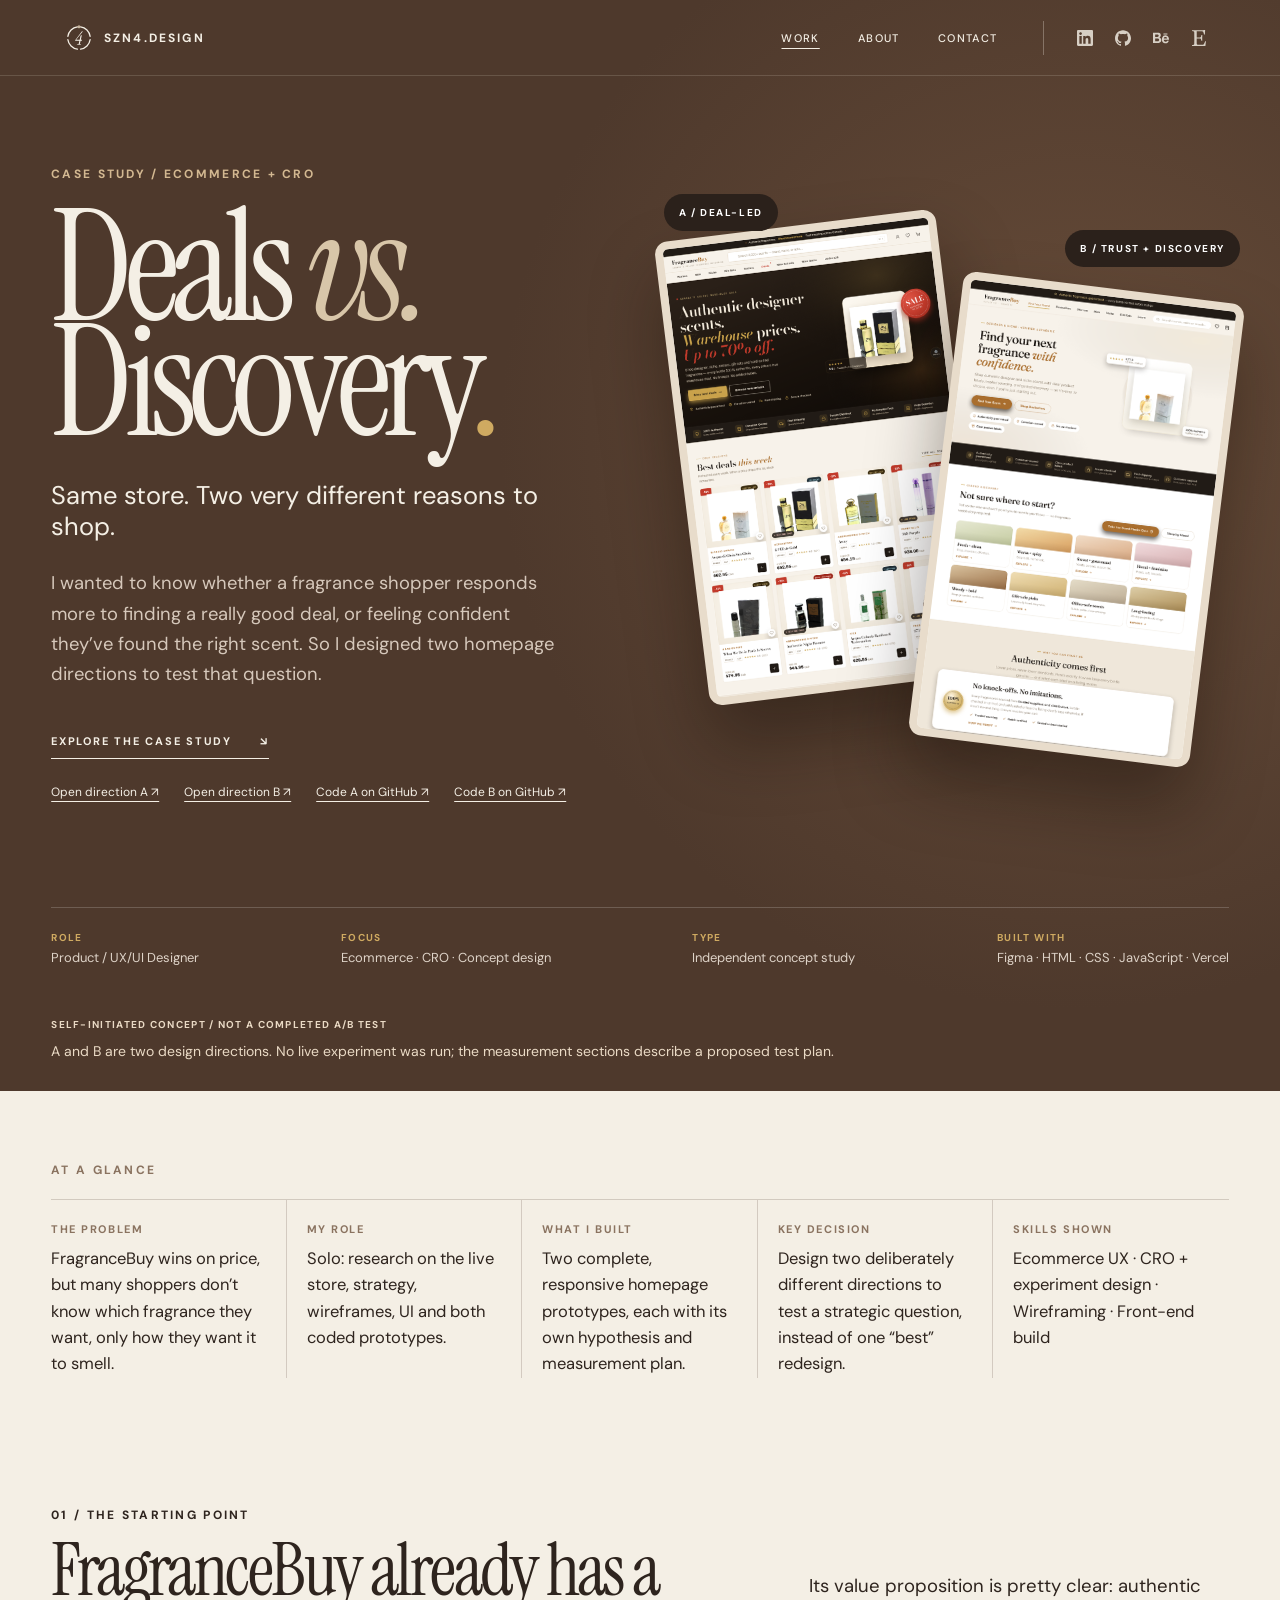
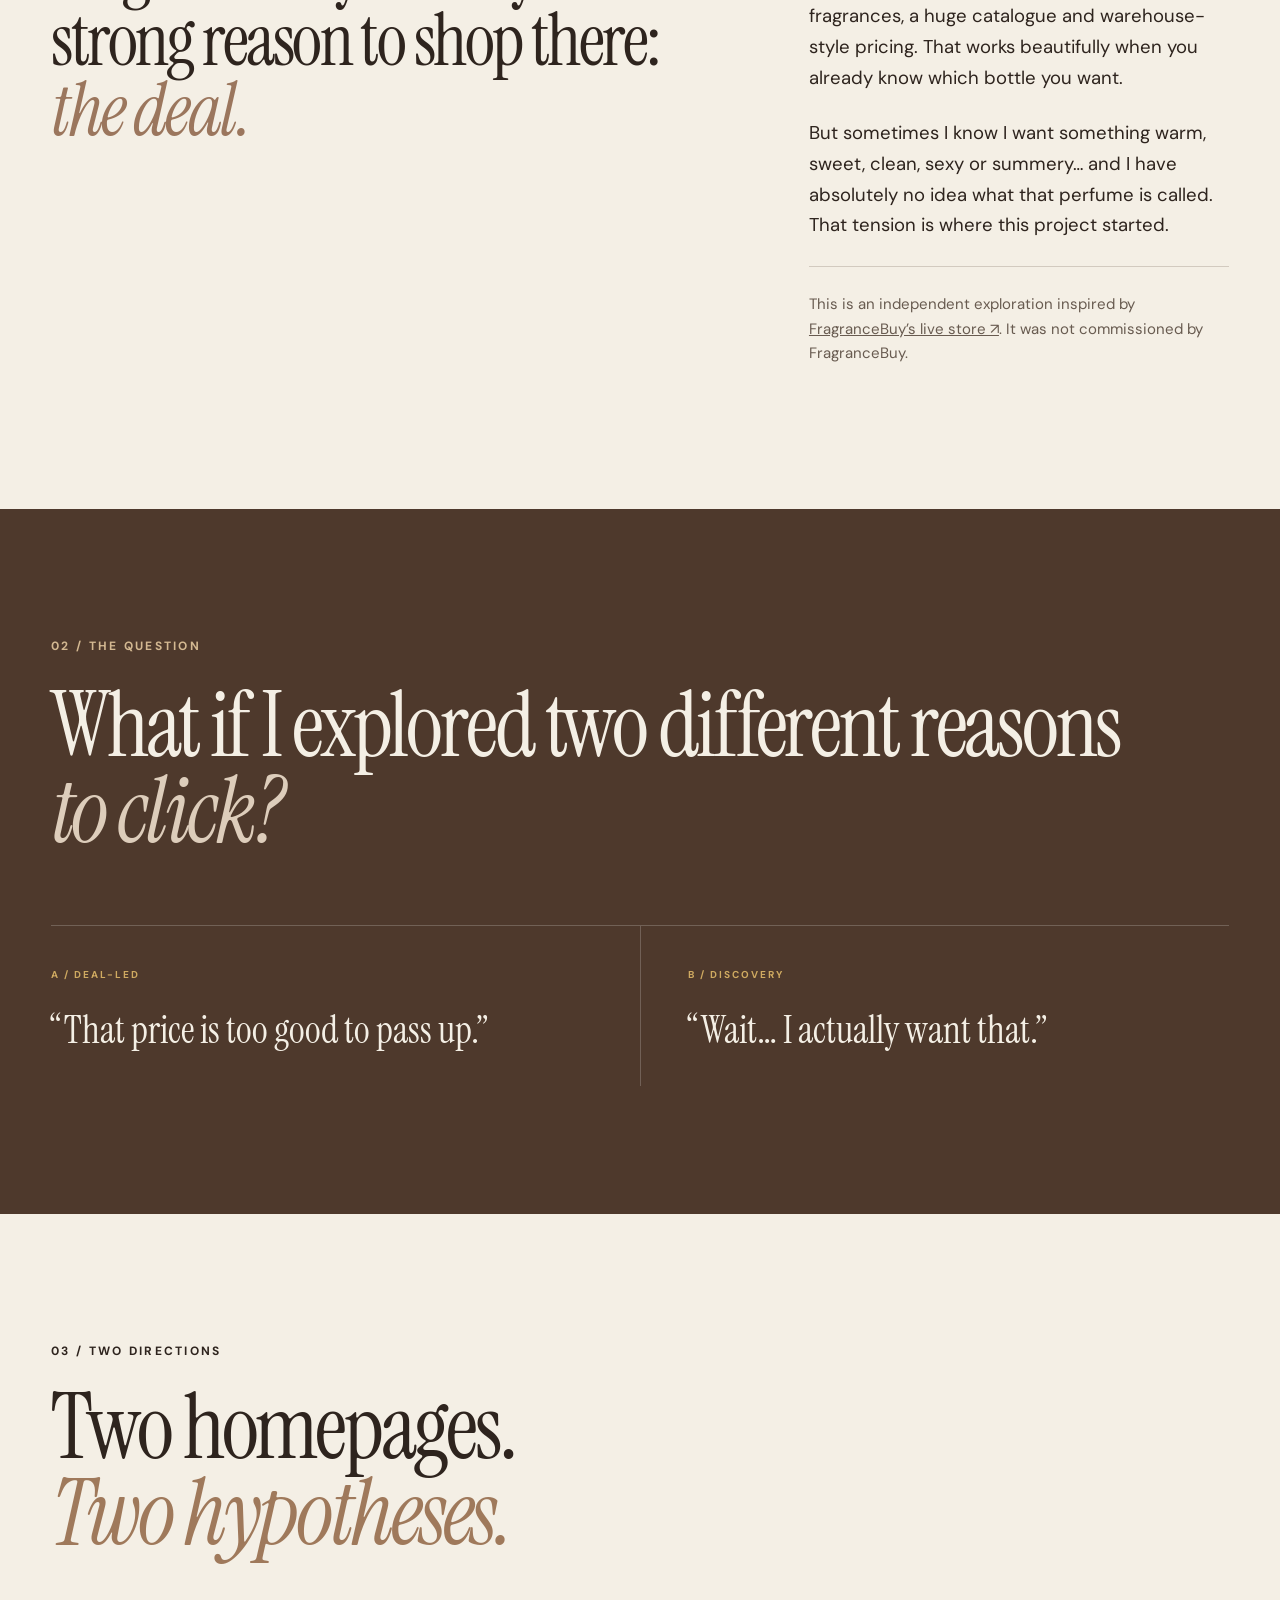
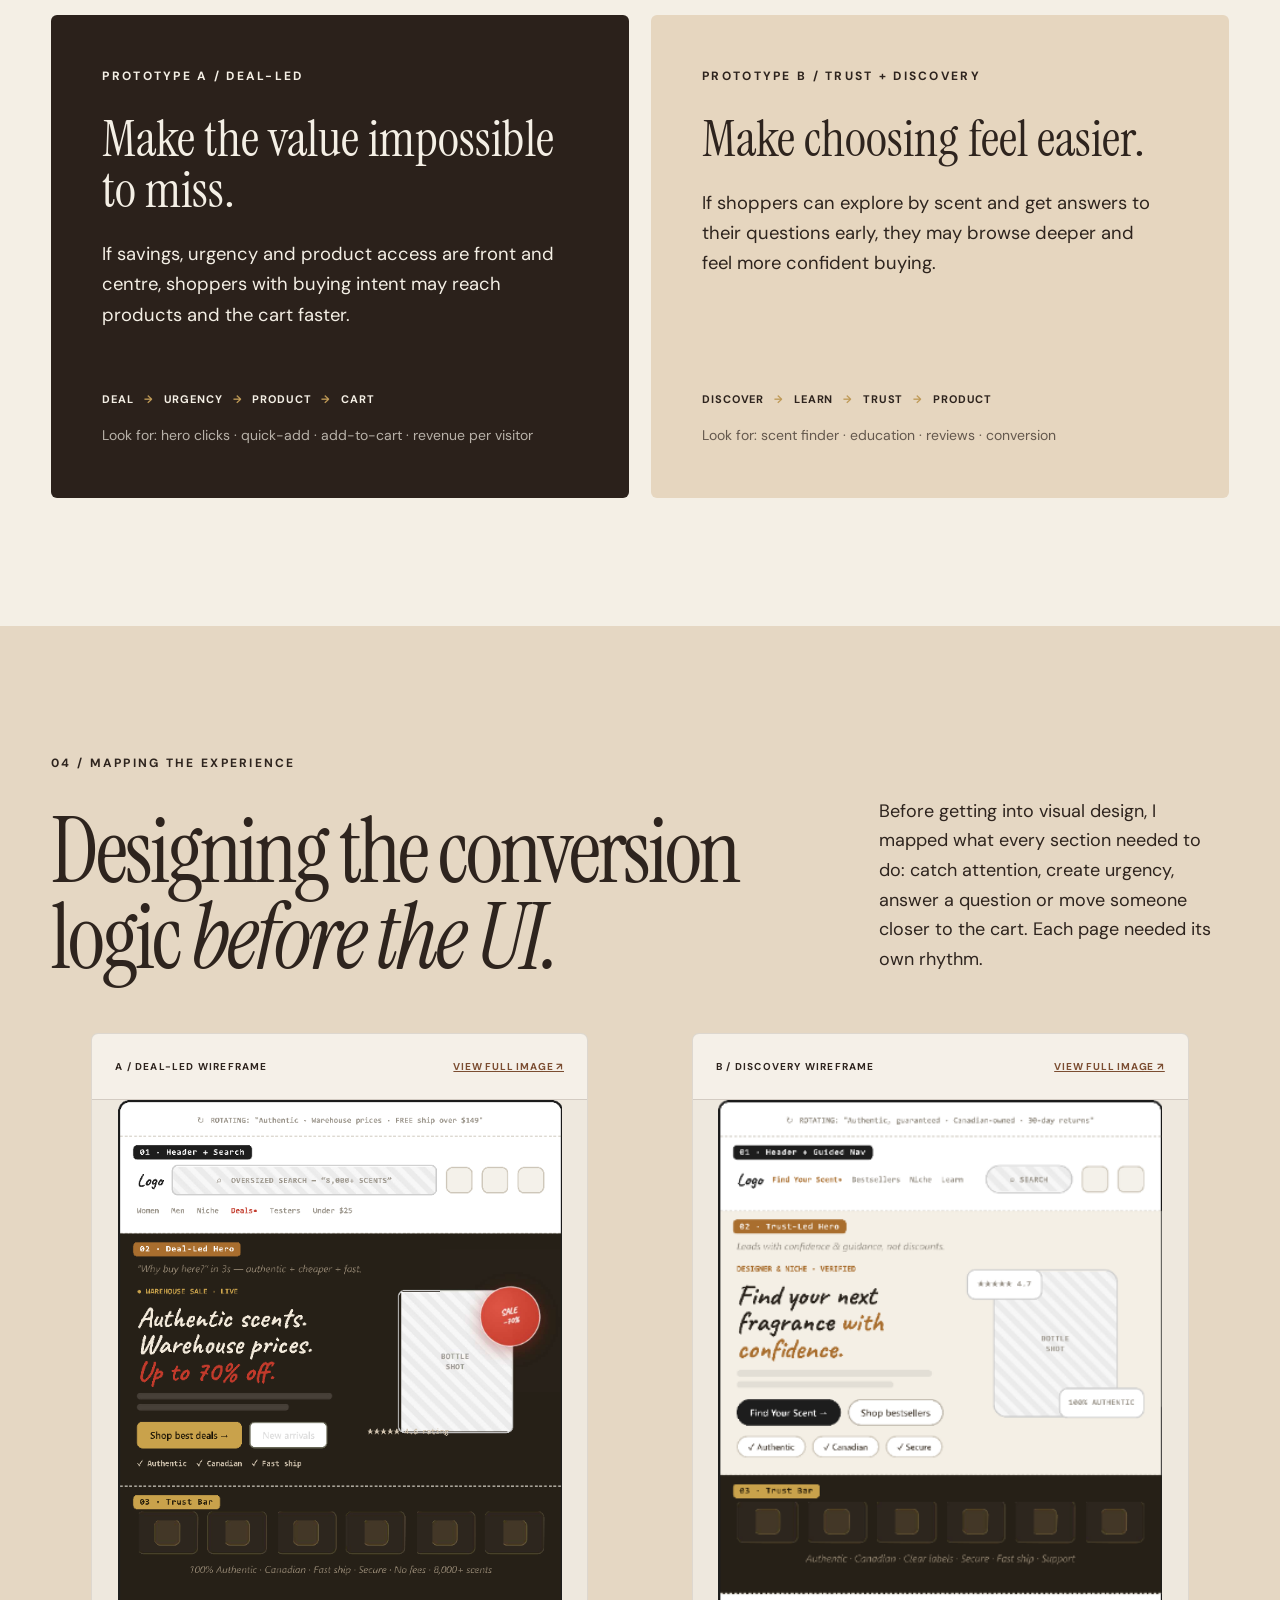
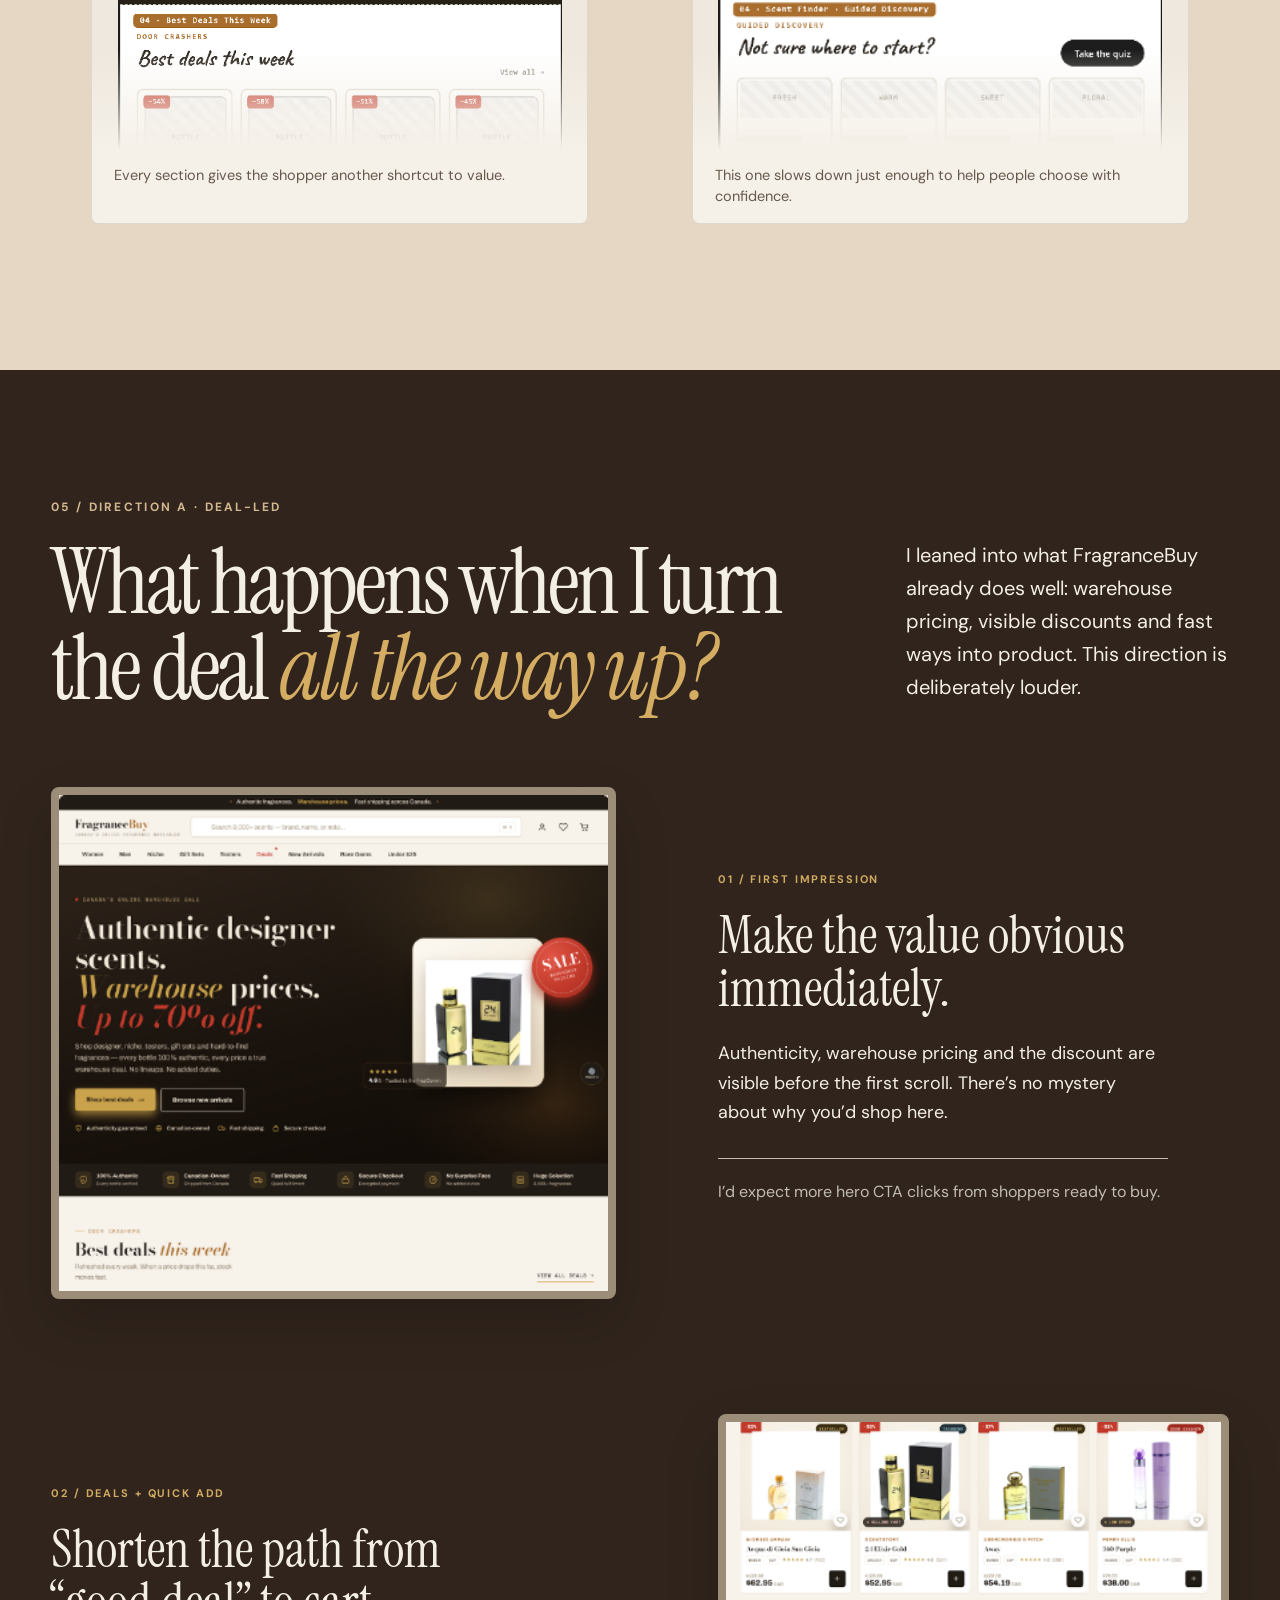
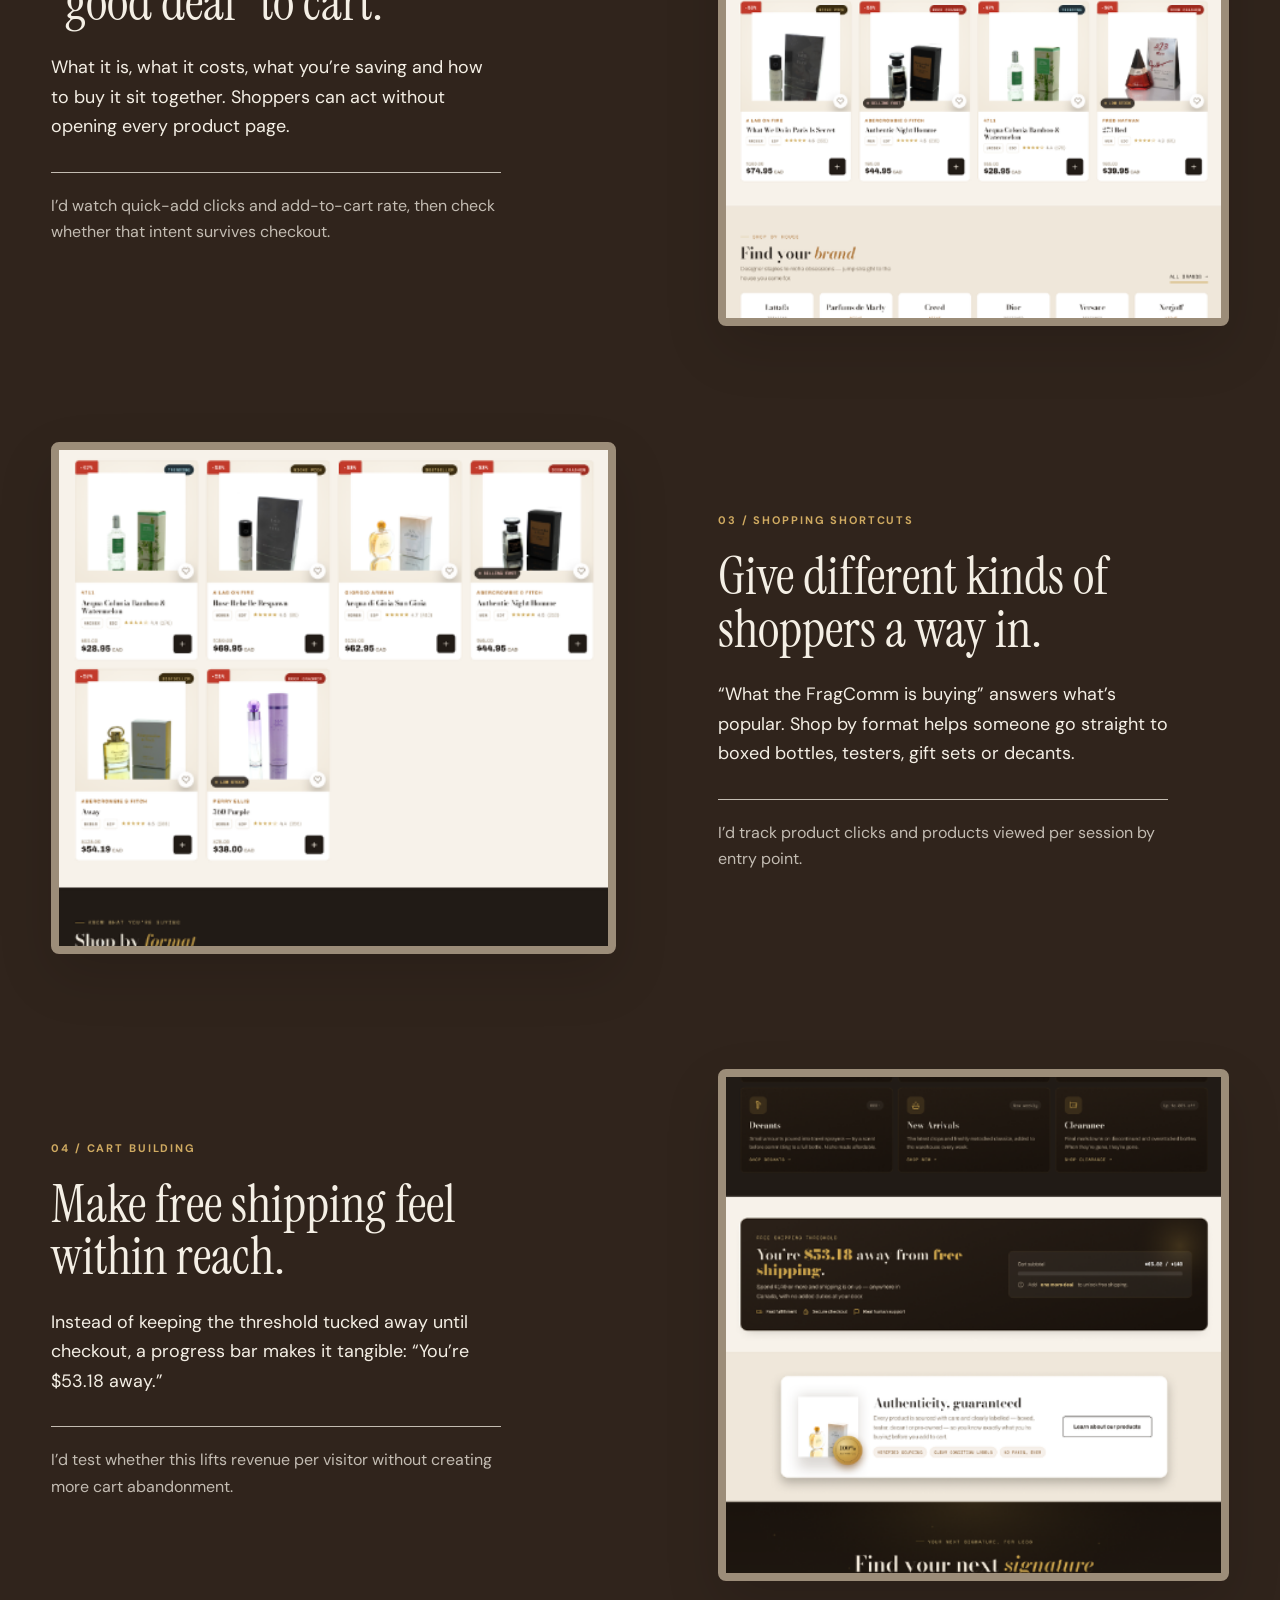
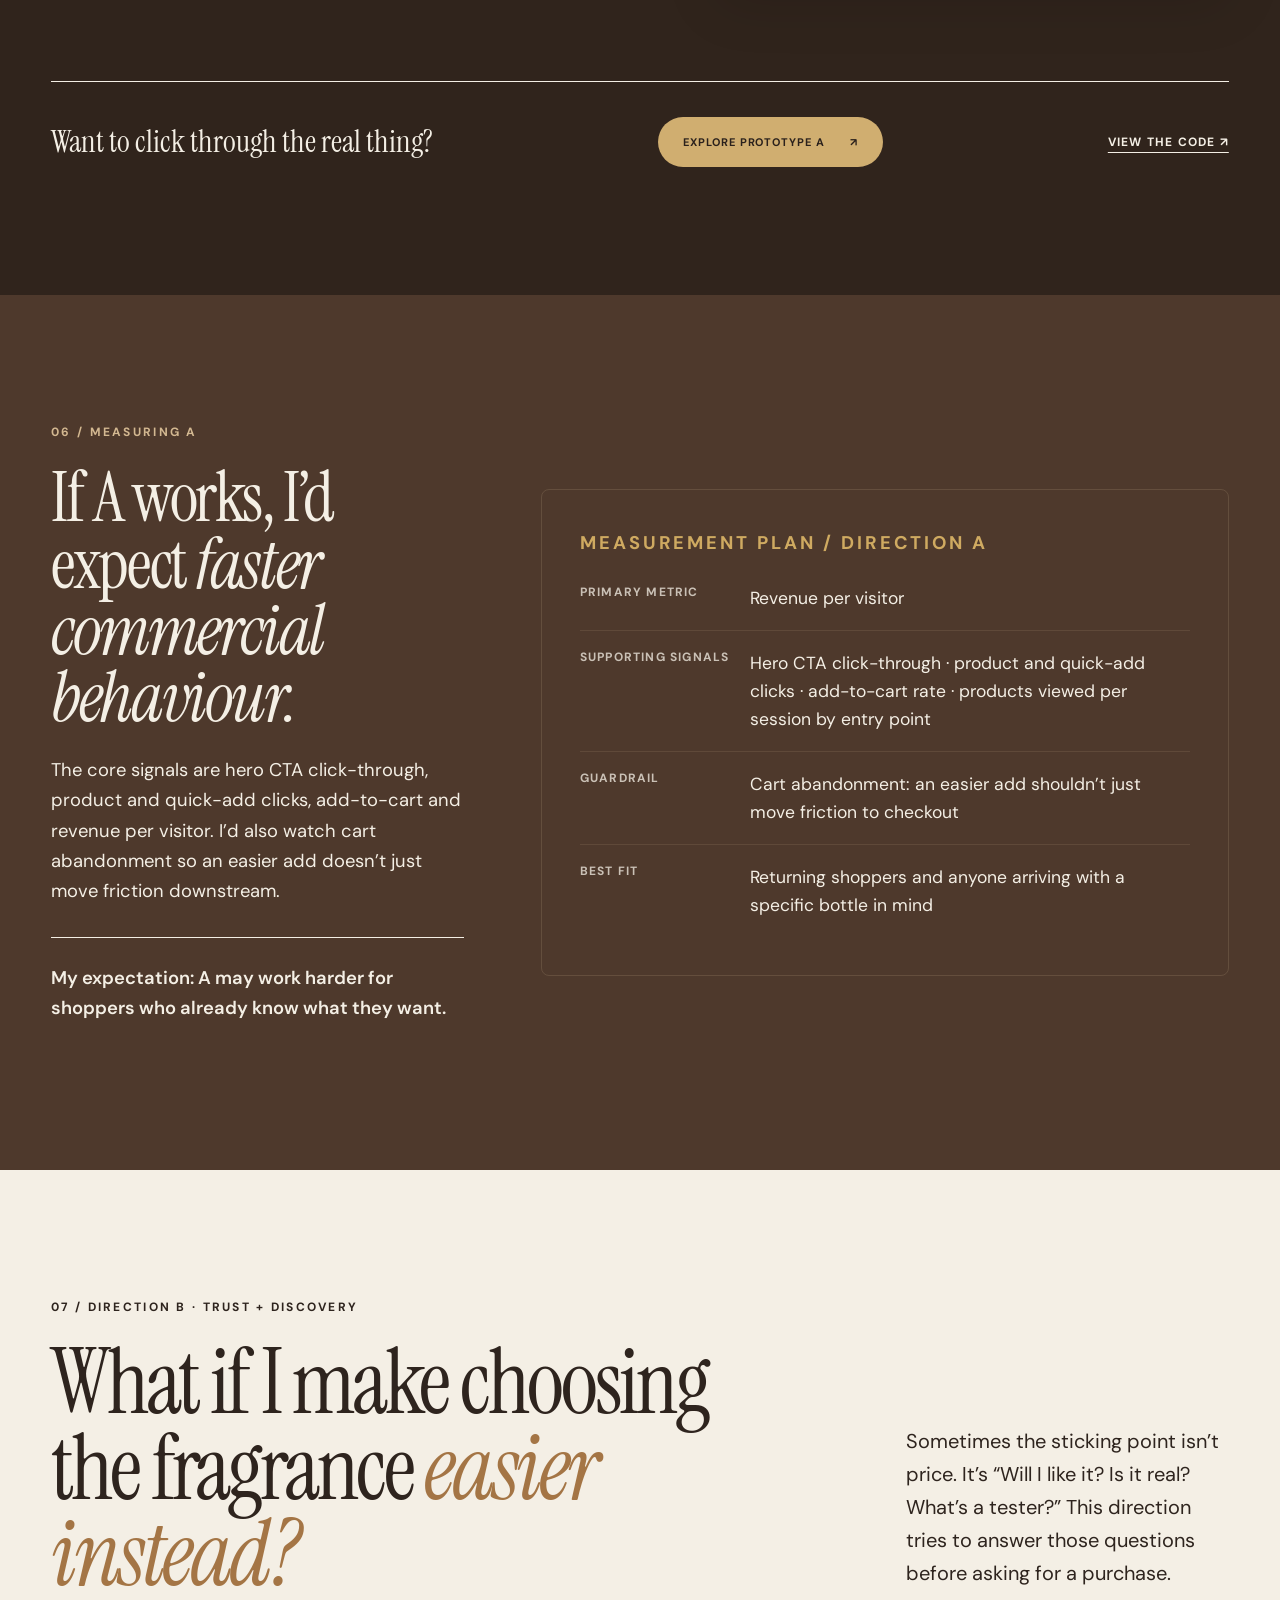
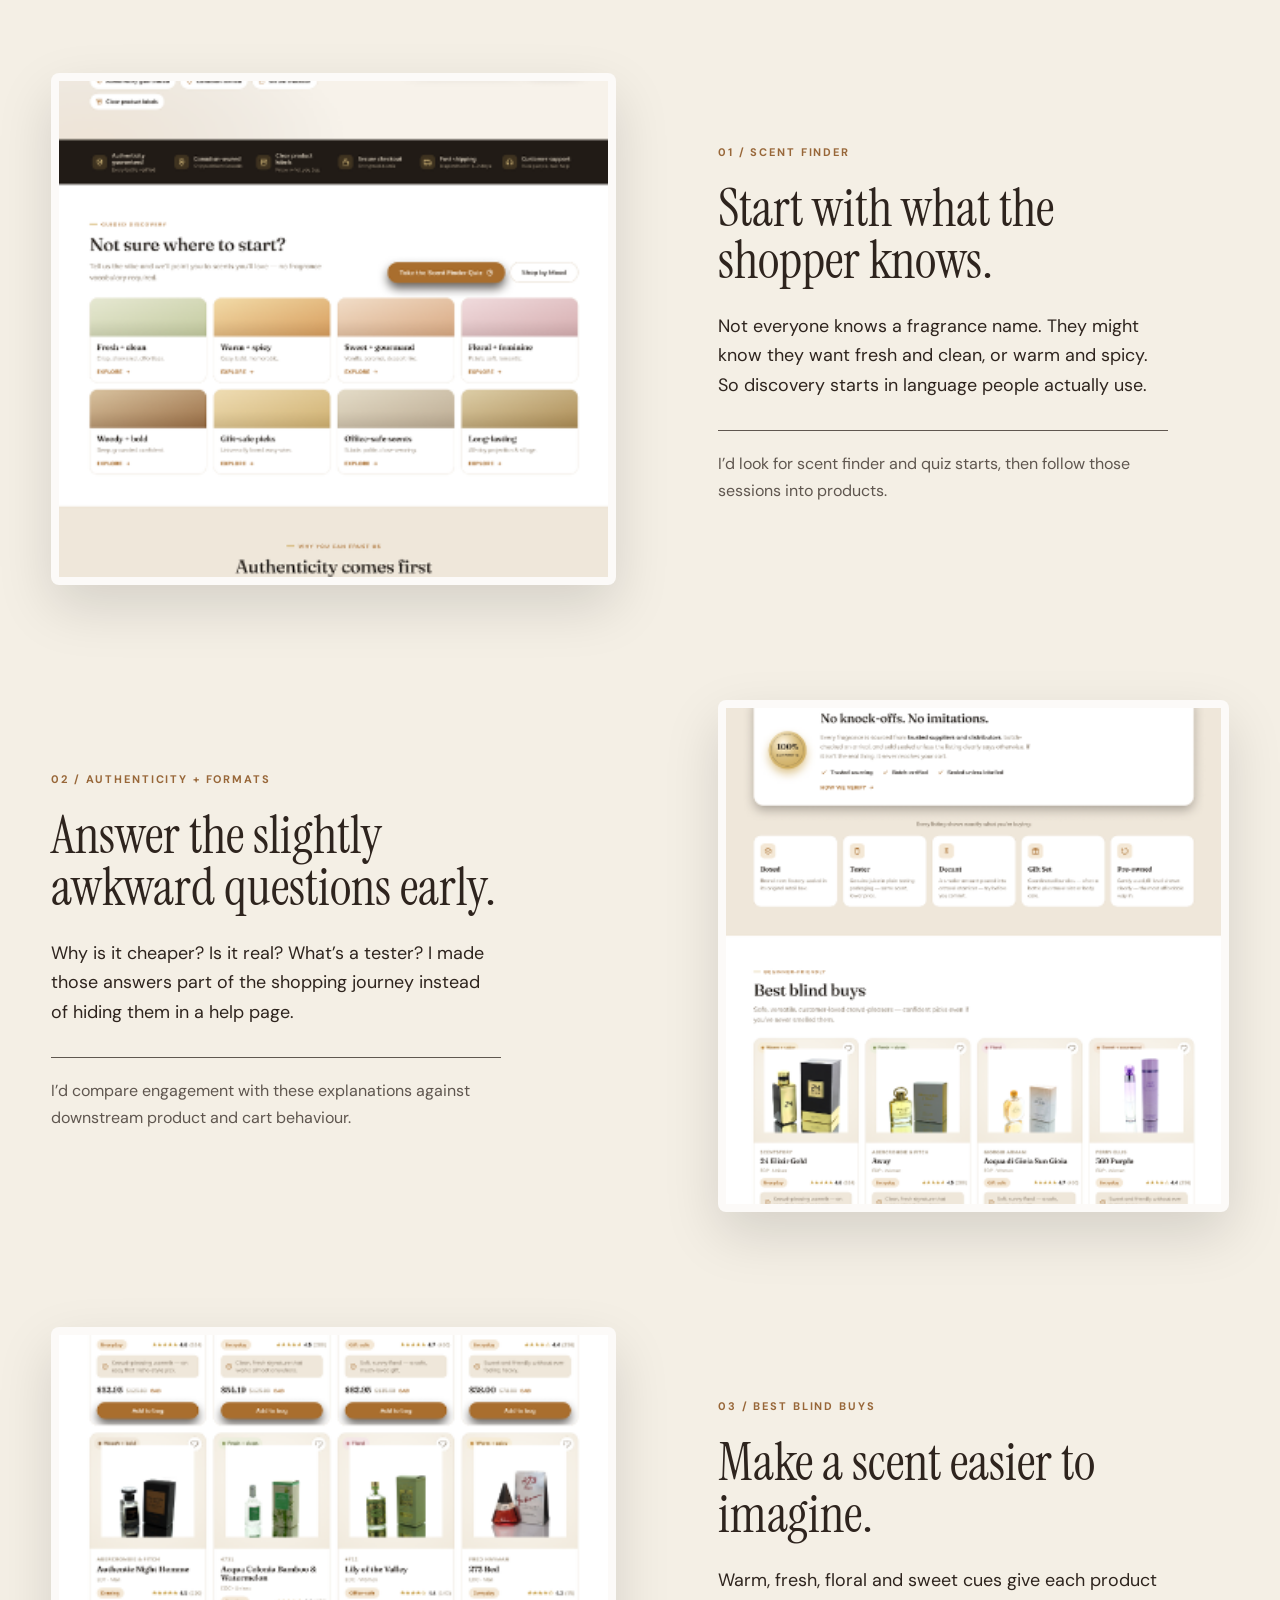
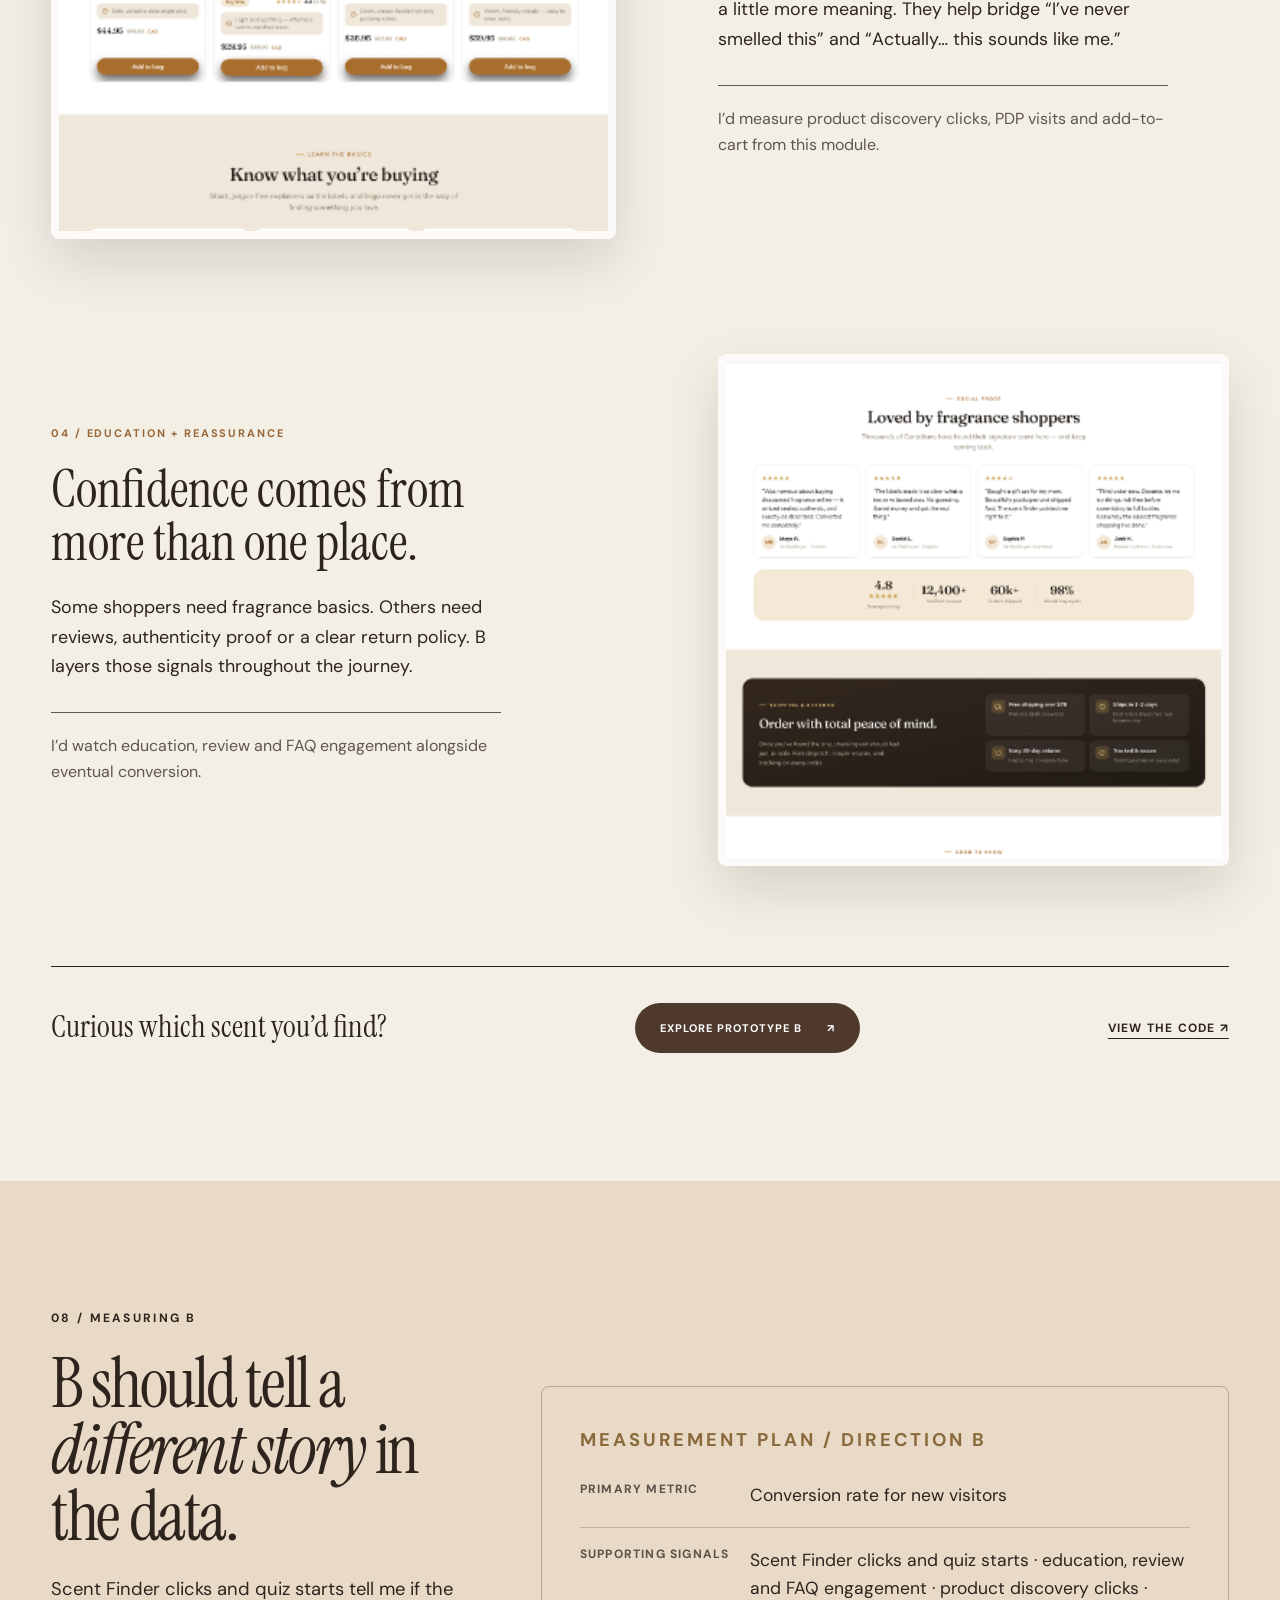
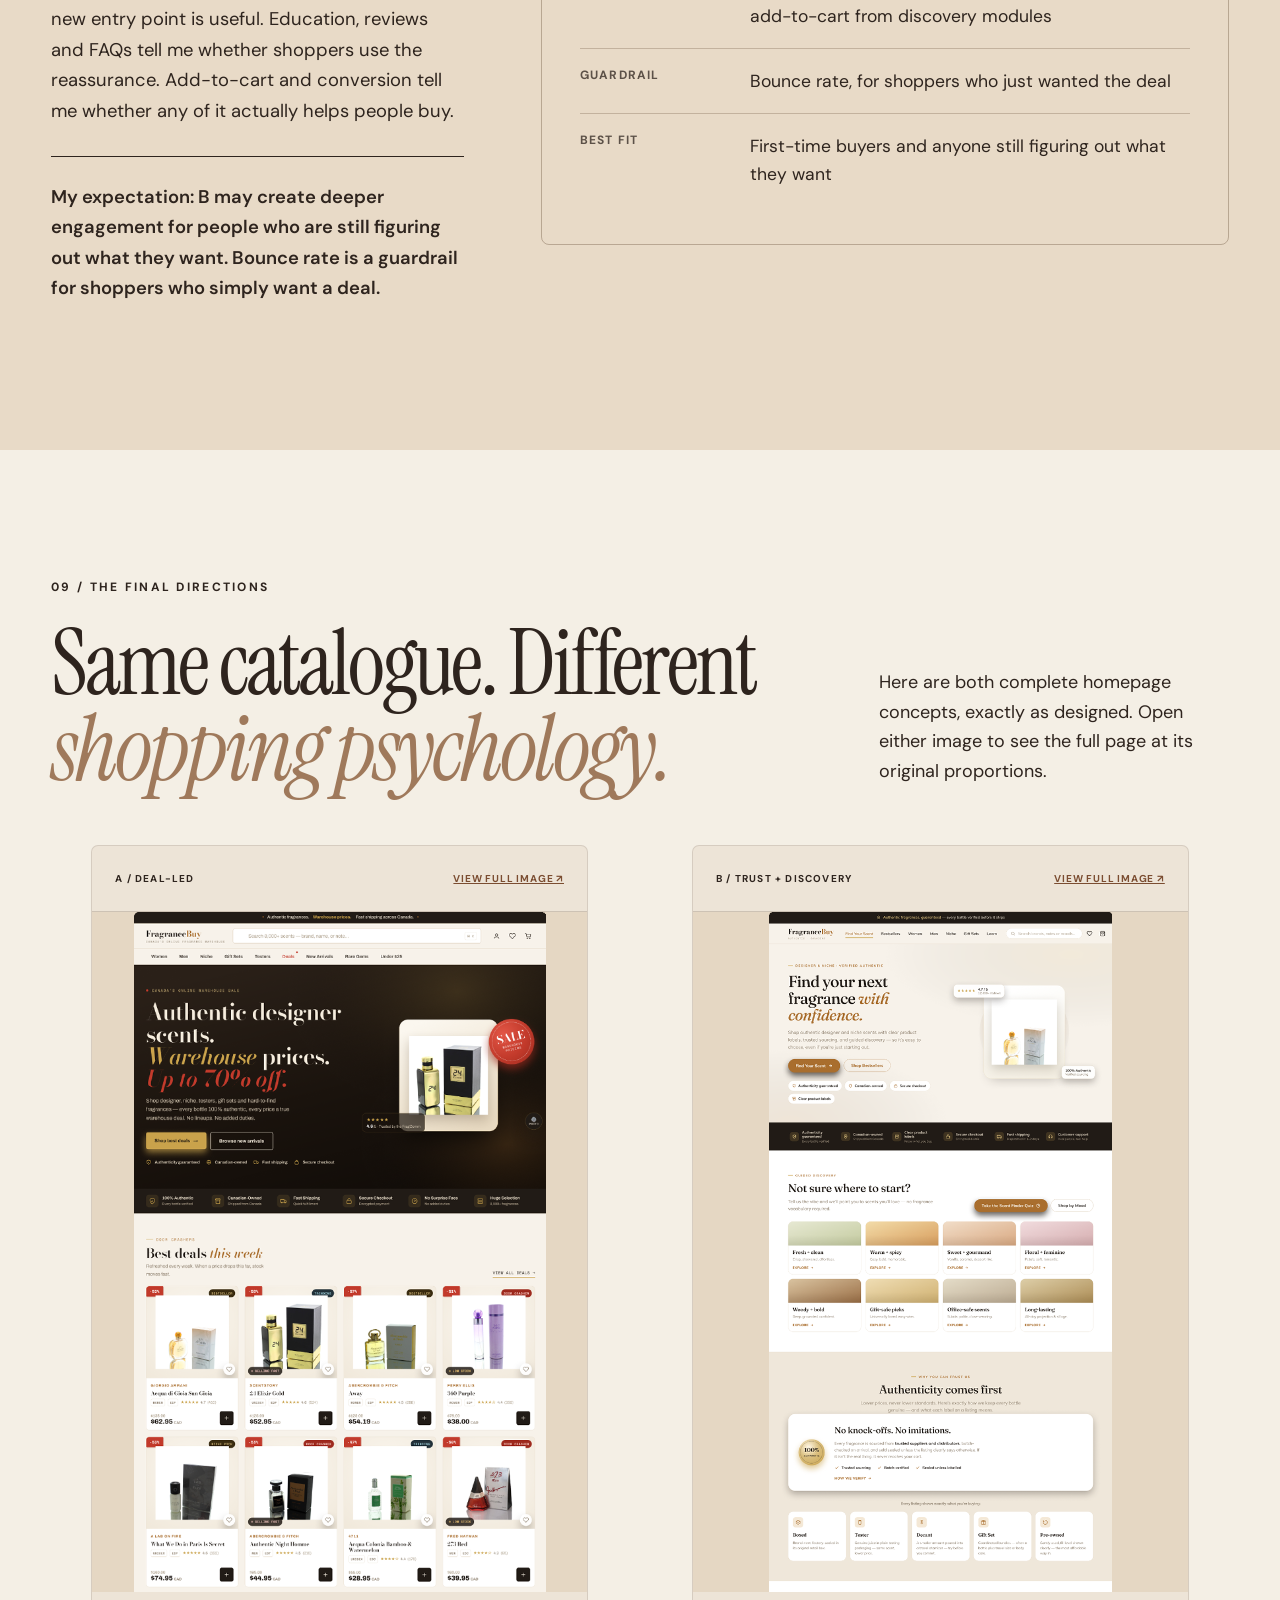
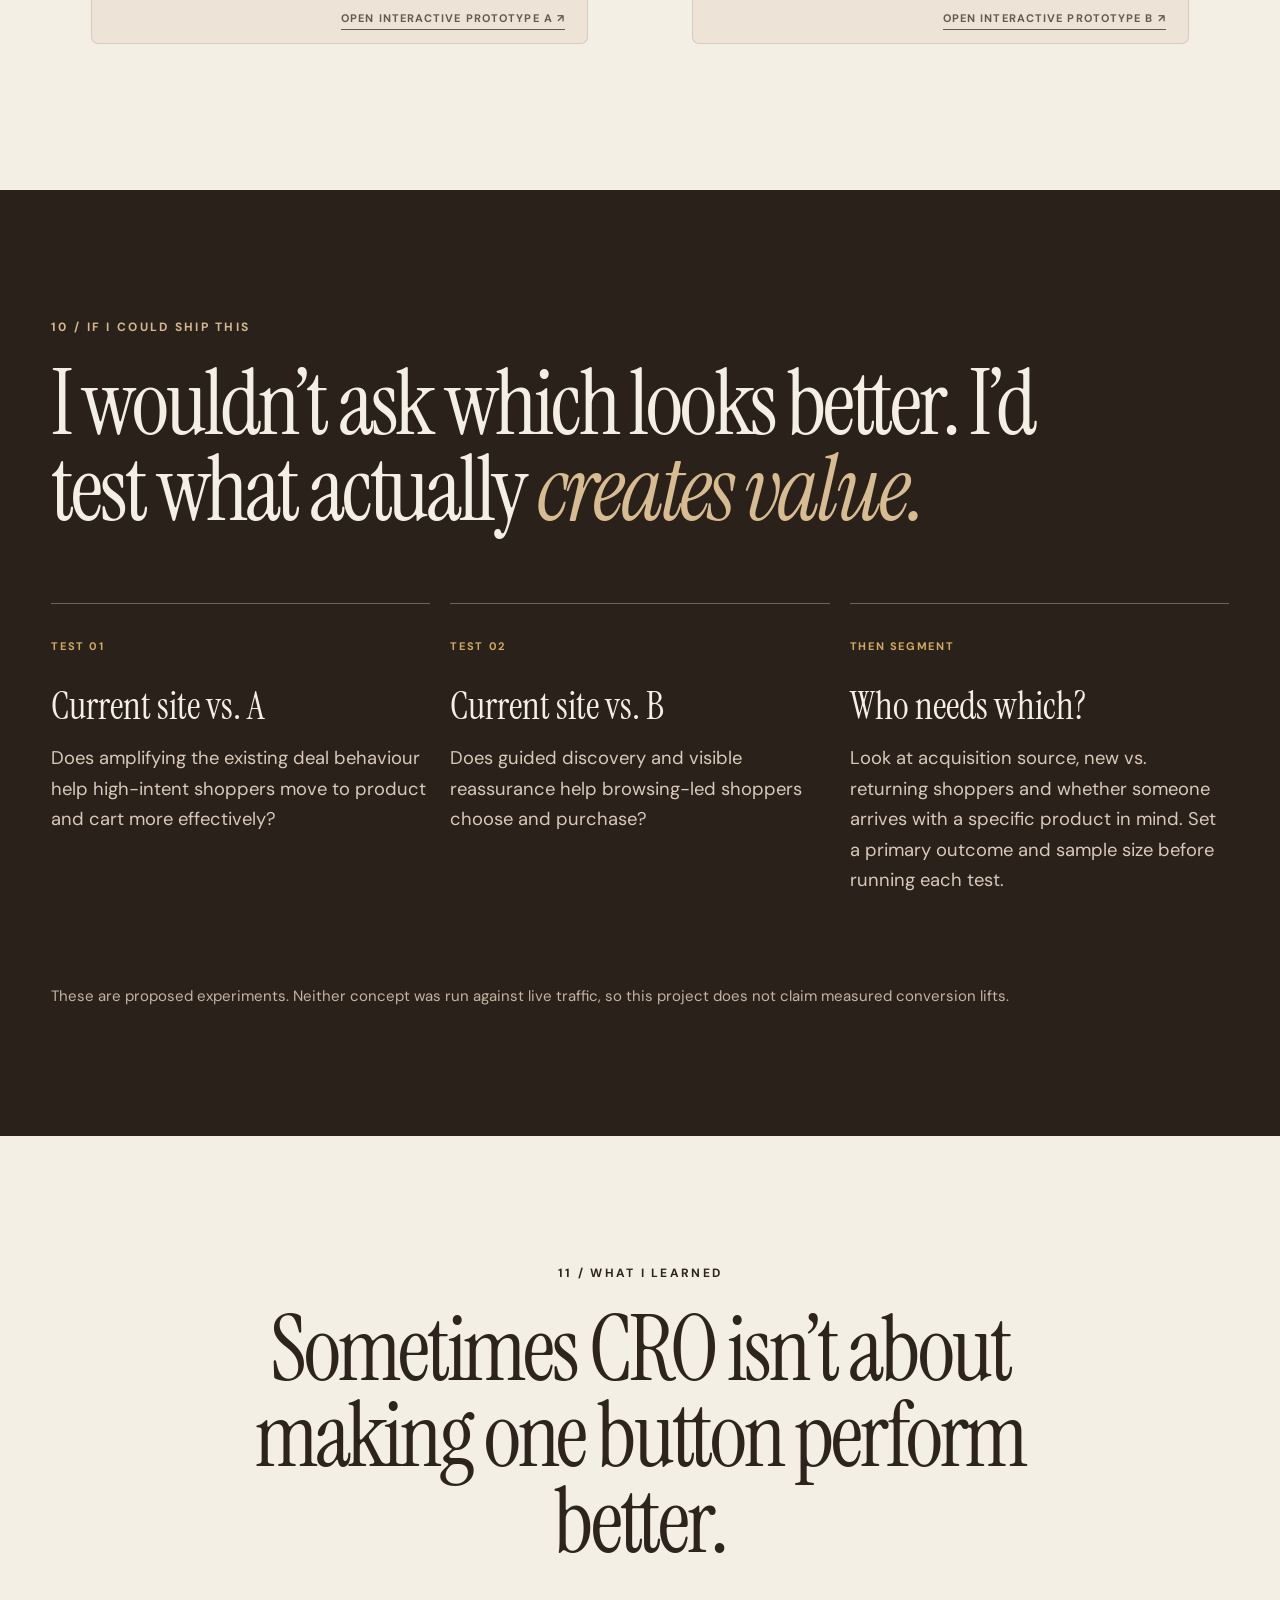
<file: fragrancebuy-deals-vs-discovery/index.html>
<!DOCTYPE html>

<html lang="en">
<head>
<meta charset="utf-8"/>
<meta content="width=device-width, initial-scale=1" name="viewport"/>
<meta content="#4e392c" name="theme-color"/>
<meta content="FragranceBuy: Deals vs. Discovery — an independent ecommerce and CRO concept study by Sabrina Mohammed." name="description"/>
<title>FragranceBuy — Deals vs. Discovery | SZN4.DESIGN</title>
<link href="https://fonts.googleapis.com" rel="preconnect"/>
<link crossorigin="" href="https://fonts.gstatic.com" rel="preconnect"/>
<link href="https://fonts.googleapis.com/css2?family=DM+Sans:wght@400;500;600;700&amp;family=Instrument+Serif:ital@0;1&amp;display=swap" rel="stylesheet"/>
<link href="styles.css" rel="stylesheet"/>
<script defer="" src="script.js"></script>
<link href="/assets/site.css" rel="stylesheet"/><link href="https://www.szn4.design/fragrancebuy-deals-vs-discovery/" rel="canonical"/><meta content="FragranceBuy: Deals vs. Discovery — SZN4.DESIGN" property="og:title"/><meta content="Two conceptual ecommerce homepage directions by Sabrina Mohammed." property="og:description"/><meta content="https://www.szn4.design/assets/projects/fragrancebuy-deals-vs-discovery/cover.png" property="og:image"/><link rel="icon" href="/assets/brand/favicon.svg" type="image/svg+xml"><link rel="icon" href="/assets/brand/favicon-32.png" sizes="32x32" type="image/png"><link rel="apple-touch-icon" href="/assets/brand/apple-touch-icon.png"></head>
<body>
<a class="skip-link" href="#main">Skip to content</a><header class="portfolio-nav"><a aria-label="SZN4 home" class="wordmark" href="/"><svg class="brand-mark" viewBox="0 0 40 40" width="30" height="30" aria-hidden="true" focusable="false"><path d="M22.09 5.15 A15 15 0 0 1 34.85 17.91" fill="none" stroke="currentColor" stroke-width="1.65" stroke-linecap="round"/><path d="M34.85 22.09 A15 15 0 0 1 22.09 34.85" fill="none" stroke="currentColor" stroke-width="1.65" stroke-linecap="round"/><path d="M17.91 34.85 A15 15 0 0 1 5.15 22.09" fill="none" stroke="currentColor" stroke-width="1.65" stroke-linecap="round"/><path d="M5.15 17.91 A15 15 0 0 1 17.91 5.15" fill="none" stroke="currentColor" stroke-width="1.65" stroke-linecap="round"/><circle cx="20.00" cy="5.00" r="2.06" fill="#C8B79F"/><path d="M17.520500000000002 28.91Q17.149250000000002 28.91 17.149250000000002 28.6625Q17.149250000000002 28.39025 17.520500000000002 28.34075L18.68375 28.19225Q19.228250000000003 28.118 19.426250000000003 27.932375Q19.62425 27.74675 19.72325 27.2765L20.46575 24.083750000000002Q20.54 23.7125 20.168750000000003 23.7125H15.1445Q14.7485 23.7125 14.7485 23.4155Q14.7485 23.267 14.859875 23.09375Q14.971250000000001 22.9205 15.1445 22.673000000000002L23.708000000000002 11.337499999999999Q23.88125 11.09 24.1535 11.09H24.6485Q24.8465 11.09 24.883625000000002 11.201374999999999Q24.92075 11.312749999999998 24.77225 11.510749999999998L16.4315 21.98Q16.184 22.3265 16.5305 22.3265H20.54Q20.86175 22.3265 20.936 22.0295L22.0745 17.128999999999998Q22.14875 16.8815 22.421 16.732999999999997L23.38625 16.213250000000002Q23.58425 16.0895 23.695625 16.16375Q23.807000000000002 16.238 23.7575 16.436L22.495250000000002 21.98Q22.421 22.3265 22.74275 22.3265H23.83175Q24.1535 22.3265 24.079250000000002 22.6235L23.88125 23.4155Q23.807000000000002 23.7125 23.51 23.7125H22.421Q22.0745 23.7125 22.00025 24.059L21.25775 27.2765Q21.15875 27.79625 21.270125 27.981875000000002Q21.381500000000003 28.1675 21.8765 28.24175L22.322000000000003 28.316Q22.54475 28.34075 22.619 28.427374999999998Q22.69325 28.514 22.69325 28.613Q22.69325 28.91 22.24775 28.91Z" fill="currentColor"/></svg><span>SZN4.DESIGN</span></a><nav aria-label="Primary navigation"><a aria-current="page" href="/ui-ux-projects/">Work</a><a href="/about-me/">About</a><a href="/about-me/#contact">Contact</a></nav><div class="nav-social"><a href="https://www.linkedin.com/in/sabrina-mohammed-31694483/" target="_blank" rel="noopener noreferrer" aria-label="LinkedIn (opens in new tab)" title="LinkedIn"><svg viewBox="0 0 24 24" width="16" height="16" aria-hidden="true" focusable="false"><path fill="currentColor" d="M20.447 20.452h-3.554v-5.569c0-1.328-.027-3.037-1.852-3.037-1.853 0-2.136 1.445-2.136 2.939v5.667H9.351V9h3.414v1.561h.046c.477-.9 1.637-1.85 3.37-1.85 3.601 0 4.267 2.37 4.267 5.455v6.286zM5.337 7.433c-1.144 0-2.063-.926-2.063-2.065 0-1.138.92-2.063 2.063-2.063 1.14 0 2.064.925 2.064 2.063 0 1.139-.925 2.065-2.064 2.065zm1.782 13.019H3.555V9h3.564v11.452zM22.225 0H1.771C.792 0 0 .774 0 1.729v20.542C0 23.227.792 24 1.771 24h20.451C23.2 24 24 23.227 24 22.271V1.729C24 .774 23.2 0 22.222 0h.003z"/></svg></a><a href="https://github.com/SZN4Design" target="_blank" rel="noopener noreferrer" aria-label="GitHub (opens in new tab)" title="GitHub"><svg viewBox="0 0 24 24" width="16" height="16" aria-hidden="true" focusable="false"><path fill="currentColor" d="M12 .297c-6.63 0-12 5.373-12 12 0 5.303 3.438 9.8 8.205 11.385.6.113.82-.258.82-.577 0-.285-.01-1.04-.015-2.04-3.338.724-4.042-1.61-4.042-1.61C4.422 18.07 3.633 17.7 3.633 17.7c-1.087-.744.084-.729.084-.729 1.205.084 1.838 1.236 1.838 1.236 1.07 1.835 2.809 1.305 3.495.998.108-.776.417-1.305.76-1.605-2.665-.3-5.466-1.332-5.466-5.93 0-1.31.465-2.38 1.235-3.22-.135-.303-.54-1.523.105-3.176 0 0 1.005-.322 3.3 1.23.96-.267 1.98-.399 3-.405 1.02.006 2.04.138 3 .405 2.28-1.552 3.285-1.23 3.285-1.23.645 1.653.24 2.873.12 3.176.765.84 1.23 1.91 1.23 3.22 0 4.61-2.805 5.625-5.475 5.92.42.36.81 1.096.81 2.22 0 1.606-.015 2.896-.015 3.286 0 .315.21.69.825.57C20.565 22.092 24 17.592 24 12.297c0-6.627-5.373-12-12-12"/></svg></a><a href="https://www.behance.net/sabrinamohammed" target="_blank" rel="noopener noreferrer" aria-label="Behance (opens in new tab)" title="Behance"><svg viewBox="0 0 24 24" width="16" height="16" aria-hidden="true" focusable="false"><path fill="currentColor" d="M16.969 16.927a2.561 2.561 0 0 0 1.901.677 2.501 2.501 0 0 0 1.531-.475c.362-.235.636-.584.779-.99h2.585a5.091 5.091 0 0 1-1.9 2.896 5.292 5.292 0 0 1-3.091.88 5.839 5.839 0 0 1-2.284-.433 4.871 4.871 0 0 1-1.723-1.211 5.657 5.657 0 0 1-1.08-1.874 7.057 7.057 0 0 1-.383-2.393c-.005-.8.129-1.595.396-2.349a5.313 5.313 0 0 1 5.088-3.604 4.87 4.87 0 0 1 2.376.563c.661.362 1.231.87 1.668 1.485a6.2 6.2 0 0 1 .943 2.133c.194.821.263 1.666.205 2.508h-7.699c-.063.79.184 1.574.688 2.187ZM6.947 4.084a8.065 8.065 0 0 1 1.928.198 4.29 4.29 0 0 1 1.49.638c.418.303.748.711.958 1.182.241.579.357 1.203.341 1.83a3.506 3.506 0 0 1-.506 1.961 3.726 3.726 0 0 1-1.503 1.287 3.588 3.588 0 0 1 2.027 1.437c.464.747.697 1.615.67 2.494a4.593 4.593 0 0 1-.423 2.032 3.945 3.945 0 0 1-1.163 1.413 5.114 5.114 0 0 1-1.683.807 7.135 7.135 0 0 1-1.928.259H0V4.084h6.947Zm-.235 12.9c.308.004.616-.029.916-.099a2.18 2.18 0 0 0 .766-.332c.228-.158.411-.371.534-.619.142-.317.208-.663.191-1.009a2.08 2.08 0 0 0-.642-1.715 2.618 2.618 0 0 0-1.696-.505h-3.54v4.279h3.471Zm13.635-5.967a2.13 2.13 0 0 0-1.654-.619 2.336 2.336 0 0 0-1.163.259 2.474 2.474 0 0 0-.738.62 2.359 2.359 0 0 0-.396.792c-.074.239-.12.485-.137.734h4.769a3.239 3.239 0 0 0-.679-1.785l-.002-.001Zm-13.813-.648a2.254 2.254 0 0 0 1.423-.433c.399-.355.607-.88.56-1.413a1.916 1.916 0 0 0-.178-.891 1.298 1.298 0 0 0-.495-.533 1.851 1.851 0 0 0-.711-.274 3.966 3.966 0 0 0-.835-.073H3.241v3.631h3.293v-.014ZM21.62 5.122h-5.976v1.527h5.976V5.122Z"/></svg></a><a href="https://www.etsy.com/ca/shop/SZN4Design" target="_blank" rel="noopener noreferrer" aria-label="Digital products on Etsy (opens in new tab)" title="Digital products on Etsy"><svg viewBox="0 0 24 24" width="16" height="16" aria-hidden="true" focusable="false"><path fill="currentColor" d="M8.559 2.445c0-.325.033-.52.59-.52h7.465c1.3 0 2.02 1.11 2.54 3.193l.42 1.666h1.27c.23-4.728.43-6.784.43-6.784s-3.196.36-5.09.36H6.635L1.521.196v1.37l1.725.326c1.21.24 1.5.496 1.6 1.606 0 0 .11 3.27.11 8.64 0 5.385-.09 8.61-.09 8.61 0 .973-.39 1.333-1.59 1.573l-1.722.33V24l5.13-.165h8.55c1.935 0 6.39.165 6.39.165.105-1.17.75-6.48.855-7.064h-1.2l-1.284 2.91c-1.005 2.28-2.476 2.445-4.11 2.445h-4.906c-1.63 0-2.415-.64-2.415-2.05V12.8s3.62 0 4.79.096c.912.064 1.463.325 1.76 1.598l.39 1.695h1.41l-.09-4.278.192-4.305h-1.391l-.45 1.89c-.283 1.244-.48 1.47-1.754 1.6-1.666.17-4.815.14-4.815.14V2.45h-.05z"/></svg></a></div></header>
<main id="main">
<section aria-labelledby="hero-title" class="hero dark-section">
<div class="hero-grid wrap">
<div class="hero-copy reveal">
<p class="eyebrow">CASE STUDY / ECOMMERCE + CRO</p>
<h1 id="hero-title">Deals <em>vs.</em><br/>Discovery<span class="period">.</span></h1>
<p class="hero-lead">Same store. Two very different reasons to shop.</p>
<p>I wanted to know whether a fragrance shopper responds more to finding a really good deal, or feeling confident they’ve found the right scent. So I designed two homepage directions to test that question.</p>
<a class="text-link" href="#starting-point">EXPLORE THE CASE STUDY <span aria-hidden="true">↘</span></a>
<div class="hero-prototype-links"><a href="https://fragrancebuy-redesign.vercel.app/" rel="noopener noreferrer" target="_blank">Open direction A ↗</a><a href="https://fragrancebuy-redesign-protoype-b.vercel.app/" rel="noopener noreferrer" target="_blank">Open direction B ↗</a><a href="https://github.com/SZN4Design/Fragrancebuy-redesign" rel="noopener noreferrer" target="_blank">Code A on GitHub ↗</a><a href="https://github.com/SZN4Design/Fragrancebuy-redesign-ProtoypeB" rel="noopener noreferrer" target="_blank">Code B on GitHub ↗</a></div></div>
<div aria-label="Preview of the two FragranceBuy concepts" class="hero-stage reveal">
<div class="stage-label stage-label-a">A / DEAL-LED</div>
<div class="stage-label stage-label-b">B / TRUST + DISCOVERY</div>
<div class="stage-window stage-a"><img alt="Top of the deal-led FragranceBuy homepage concept" fetchpriority="high" height="2048" src="assets/prototype-a.png" width="412"/></div>
<div class="stage-window stage-b"><img alt="Top of the trust and discovery FragranceBuy homepage concept" fetchpriority="high" height="2048" src="assets/prototype-b.png" width="343"/></div>
</div>
</div>
<div class="project-meta wrap">
<span><b>ROLE</b> Product / UX/UI Designer</span>
<span><b>FOCUS</b>Ecommerce · CRO · Concept design</span>
<span><b>TYPE</b> Independent concept study</span>
<span><b>BUILT WITH</b> Figma · HTML · CSS · JavaScript · Vercel</span>
</div><div class="concept-banner wrap"><strong>SELF-INITIATED CONCEPT / NOT A COMPLETED A/B TEST</strong><p>A and B are two design directions. No live experiment was run; the measurement sections describe a proposed test plan.</p></div>
</section>
<section aria-label="At a glance" class="fb-glance cream-section"><div class="wrap"><p class="eyebrow">AT A GLANCE</p><dl class="glance">
<div><dt>The problem</dt><dd>FragranceBuy wins on price, but many shoppers don’t know which fragrance they want, only how they want it to smell.</dd></div>
<div><dt>My role</dt><dd>Solo: research on the live store, strategy, wireframes, UI and both coded prototypes.</dd></div>
<div><dt>What I built</dt><dd>Two complete, responsive homepage prototypes, each with its own hypothesis and measurement plan.</dd></div>
<div><dt>Key decision</dt><dd>Design two deliberately different directions to test a strategic question, instead of one “best” redesign.</dd></div>
<div><dt>Skills shown</dt><dd>Ecommerce UX · CRO + experiment design · Wireframing · Front-end build</dd></div>
</dl></div></section>
<section class="intro cream-section section-pad" id="starting-point">
<div class="wrap intro-grid">
<div class="reveal"><p class="eyebrow">01 / THE STARTING POINT</p><h2>FragranceBuy already has a strong reason to shop there: <em>the deal.</em></h2></div>
<div class="intro-body reveal"><p>Its value proposition is pretty clear: authentic fragrances, a huge catalogue and warehouse-style pricing. That works beautifully when you already know which bottle you want.</p><p>But sometimes I know I want something warm, sweet, clean, sexy or summery… and I have absolutely no idea what that perfume is called. That tension is where this project started.</p><p class="source-note">This is an independent exploration inspired by <a href="https://fragrancebuy.ca/" rel="noopener noreferrer" target="_blank">FragranceBuy’s live store ↗</a>. It was not commissioned by FragranceBuy.</p></div>
</div>
</section>
<section class="question dark-section section-pad">
<div class="wrap reveal"><p class="eyebrow">02 / THE QUESTION</p><h2>What if I explored two different reasons <em>to click?</em></h2>
<div class="mindsets"><div><span>A / DEAL-LED</span><p>“That price is too good to pass up.”</p></div><div><span>B / DISCOVERY</span><p>“Wait… I actually want that.”</p></div></div>
</div>
</section>
<section class="hypotheses cream-section section-pad" id="hypotheses">
<div class="wrap"><p class="eyebrow reveal">03 / TWO DIRECTIONS</p><h2 class="reveal">Two homepages.<br/><em>Two hypotheses.</em></h2>
<div class="hypothesis-grid">
<article class="hyp-card card-a reveal"><span class="mini-label">PROTOTYPE A / DEAL-LED</span><h3>Make the value impossible to miss.</h3><p>If savings, urgency and product access are front and centre, shoppers with buying intent may reach products and the cart faster.</p><div class="route">DEAL <i>→</i> URGENCY <i>→</i> PRODUCT <i>→</i> CART</div><span class="measure">Look for: hero clicks · quick-add · add-to-cart · revenue per visitor</span></article>
<article class="hyp-card card-b reveal"><span class="mini-label">PROTOTYPE B / TRUST + DISCOVERY</span><h3>Make choosing feel easier.</h3><p>If shoppers can explore by scent and get answers to their questions early, they may browse deeper and feel more confident buying.</p><div class="route">DISCOVER <i>→</i> LEARN <i>→</i> TRUST <i>→</i> PRODUCT</div><span class="measure">Look for: scent finder · education · reviews · conversion</span></article>
</div>
</div>
</section>
<section class="wireframes sand-section section-pad" id="wireframes">
<div class="wrap"><p class="eyebrow reveal">04 / MAPPING THE EXPERIENCE</p><div class="section-heading reveal"><h2>Designing the conversion logic <em>before the UI.</em></h2><p>Before getting into visual design, I mapped what every section needed to do: catch attention, create urgency, answer a question or move someone closer to the cart. Each page needed its own rhythm.</p></div>
<div class="wire-grid">
<figure class="image-panel reveal"><div class="panel-top"><span>A / DEAL-LED WIREFRAME</span><a class="image-open" data-image="assets/wireframe-a.png" data-label="Prototype A annotated wireframe" href="assets/wireframe-a.png">VIEW FULL IMAGE ↗</a></div><div class="wire-viewport"><img alt="Annotated deal-led wireframe showing hero, deal cards, brand shortcuts, format navigation, shipping incentive and trust sections" height="2048" loading="lazy" src="assets/wireframe-a.png" width="444"/></div><figcaption>Every section gives the shopper another shortcut to value.</figcaption></figure>
<figure class="image-panel reveal"><div class="panel-top"><span>B / DISCOVERY WIREFRAME</span><a class="image-open" data-image="assets/wireframe-b.png" data-label="Prototype B annotated wireframe" href="assets/wireframe-b.png">VIEW FULL IMAGE ↗</a></div><div class="wire-viewport"><img alt="Annotated trust and discovery wireframe showing scent finder, authenticity, format education, reviews, shipping and FAQ" height="2047" loading="lazy" src="assets/wireframe-b.png" width="380"/></div><figcaption>This one slows down just enough to help people choose with confidence.</figcaption></figure>
</div>
</div>
</section>
<section class="prototype-chapter chapter-a dark-section section-pad" id="prototype-a">
<div class="wrap"><div class="chapter-head reveal"><div><p class="eyebrow">05 / DIRECTION A · DEAL-LED</p><h2>What happens when I turn the deal <em>all the way up?</em></h2></div><p>I leaned into what FragranceBuy already does well: warehouse pricing, visible discounts and fast ways into product. This direction is deliberately louder.</p></div>
<div class="feature-grid">
<article class="feature reveal"><div class="feature-image a-hero"><img alt="Deal-led prototype hero with warehouse pricing and up to 70% off messaging" height="2048" loading="lazy" src="assets/prototype-a.png" width="412"/></div><div class="feature-copy"><span>01 / FIRST IMPRESSION</span><h3>Make the value obvious immediately.</h3><p>Authenticity, warehouse pricing and the discount are visible before the first scroll. There’s no mystery about why you’d shop here.</p><p class="prediction">I’d expect more hero CTA clicks from shoppers ready to buy.</p></div></article>
<article class="feature reverse reveal"><div class="feature-image a-deals"><img alt="Deal-led prototype product cards with sale badges, prices and quick-add buttons" height="2048" loading="lazy" src="assets/prototype-a.png" width="412"/></div><div class="feature-copy"><span>02 / DEALS + QUICK ADD</span><h3>Shorten the path from “good deal” to cart.</h3><p>What it is, what it costs, what you’re saving and how to buy it sit together. Shoppers can act without opening every product page.</p><p class="prediction">I’d watch quick-add clicks and add-to-cart rate, then check whether that intent survives checkout.</p></div></article>
<article class="feature reveal"><div class="feature-image a-shortcuts"><img alt="Deal-led prototype sections for trending products and shopping by format" height="2048" loading="lazy" src="assets/prototype-a.png" width="412"/></div><div class="feature-copy"><span>03 / SHOPPING SHORTCUTS</span><h3>Give different kinds of shoppers a way in.</h3><p>“What the FragComm is buying” answers what’s popular. Shop by format helps someone go straight to boxed bottles, testers, gift sets or decants.</p><p class="prediction">I’d track product clicks and products viewed per session by entry point.</p></div></article>
<article class="feature reverse reveal"><div class="feature-image a-shipping"><img alt="Deal-led prototype free shipping progress section" height="2048" loading="lazy" src="assets/prototype-a.png" width="412"/></div><div class="feature-copy"><span>04 / CART BUILDING</span><h3>Make free shipping feel within reach.</h3><p>Instead of keeping the threshold tucked away until checkout, a progress bar makes it tangible: “You’re $53.18 away.”</p><p class="prediction">I’d test whether this lifts revenue per visitor without creating more cart abandonment.</p></div></article>
</div>
<div class="chapter-cta reveal"><p>Want to click through the real thing?</p><a class="pill-button" href="https://fragrancebuy-redesign.vercel.app/" rel="noopener noreferrer" target="_blank">EXPLORE PROTOTYPE A <span aria-hidden="true">↗</span></a><a class="code-link" href="https://github.com/SZN4Design/Fragrancebuy-redesign" target="_blank" rel="noopener noreferrer">View the code ↗</a></div>
</div>
</section>
<section class="metrics-section section-pad dark-section" id="metrics-a"><div class="wrap metrics-grid"><div class="reveal"><p class="eyebrow">06 / MEASURING A</p><h2>If A works, I’d expect <em>faster commercial behaviour.</em></h2><p>The core signals are hero CTA click-through, product and quick-add clicks, add-to-cart and revenue per visitor. I’d also watch cart abandonment so an easier add doesn’t just move friction downstream.</p><p class="expectation">My expectation: A may work harder for shoppers who already know what they want.</p></div><div class="metric-plan reveal"><p class="metric-plan-label">MEASUREMENT PLAN / DIRECTION A</p><dl>
<div><dt>Primary metric</dt><dd>Revenue per visitor</dd></div>
<div><dt>Supporting signals</dt><dd>Hero CTA click-through · product and quick-add clicks · add-to-cart rate · products viewed per session by entry point</dd></div>
<div><dt>Guardrail</dt><dd>Cart abandonment: an easier add shouldn’t just move friction to checkout</dd></div>
<div><dt>Best fit</dt><dd>Returning shoppers and anyone arriving with a specific bottle in mind</dd></div>
</dl></div></div></section>
<section class="prototype-chapter chapter-b cream-section section-pad" id="prototype-b"><div class="wrap"><div class="chapter-head reveal"><div><p class="eyebrow">07 / DIRECTION B · TRUST + DISCOVERY</p><h2>What if I make choosing the fragrance <em>easier instead?</em></h2></div><p>Sometimes the sticking point isn’t price. It’s “Will I like it? Is it real? What’s a tester?” This direction tries to answer those questions before asking for a purchase.</p></div>
<div class="feature-grid">
<article class="feature reveal"><div class="feature-image b-finder"><img alt="Discovery prototype hero and scent finder with mood-based categories" height="2048" loading="lazy" src="assets/prototype-b.png" width="343"/></div><div class="feature-copy"><span>01 / SCENT FINDER</span><h3>Start with what the shopper knows.</h3><p>Not everyone knows a fragrance name. They might know they want fresh and clean, or warm and spicy. So discovery starts in language people actually use.</p><p class="prediction">I’d look for scent finder and quiz starts, then follow those sessions into products.</p></div></article>
<article class="feature reverse reveal"><div class="feature-image b-trust"><img alt="Discovery prototype authenticity reassurance and fragrance format cards" height="2048" loading="lazy" src="assets/prototype-b.png" width="343"/></div><div class="feature-copy"><span>02 / AUTHENTICITY + FORMATS</span><h3>Answer the slightly awkward questions early.</h3><p>Why is it cheaper? Is it real? What’s a tester? I made those answers part of the shopping journey instead of hiding them in a help page.</p><p class="prediction">I’d compare engagement with these explanations against downstream product and cart behaviour.</p></div></article>
<article class="feature reveal"><div class="feature-image b-products"><img alt="Discovery prototype best blind buys product cards with scent descriptions" height="2048" loading="lazy" src="assets/prototype-b.png" width="343"/></div><div class="feature-copy"><span>03 / BEST BLIND BUYS</span><h3>Make a scent easier to imagine.</h3><p>Warm, fresh, floral and sweet cues give each product a little more meaning. They help bridge “I’ve never smelled this” and “Actually… this sounds like me.”</p><p class="prediction">I’d measure product discovery clicks, PDP visits and add-to-cart from this module.</p></div></article>
<article class="feature reverse reveal"><div class="feature-image b-proof"><img alt="Discovery prototype education, customer reviews, shipping reassurance and FAQ" height="2048" loading="lazy" src="assets/prototype-b.png" width="343"/></div><div class="feature-copy"><span>04 / EDUCATION + REASSURANCE</span><h3>Confidence comes from more than one place.</h3><p>Some shoppers need fragrance basics. Others need reviews, authenticity proof or a clear return policy. B layers those signals throughout the journey.</p><p class="prediction">I’d watch education, review and FAQ engagement alongside eventual conversion.</p></div></article>
</div>
<div class="chapter-cta reveal"><p>Curious which scent you’d find?</p><a class="pill-button" href="https://fragrancebuy-redesign-protoype-b.vercel.app/" rel="noopener noreferrer" target="_blank">EXPLORE PROTOTYPE B <span aria-hidden="true">↗</span></a><a class="code-link" href="https://github.com/SZN4Design/Fragrancebuy-redesign-ProtoypeB" target="_blank" rel="noopener noreferrer">View the code ↗</a></div>
</div></section>
<section class="metrics-section metrics-b section-pad sand-section" id="metrics-b"><div class="wrap metrics-grid"><div class="reveal"><p class="eyebrow">08 / MEASURING B</p><h2>B should tell a <em>different story</em> in the data.</h2><p>Scent Finder clicks and quiz starts tell me if the new entry point is useful. Education, reviews and FAQs tell me whether shoppers use the reassurance. Add-to-cart and conversion tell me whether any of it actually helps people buy.</p><p class="expectation">My expectation: B may create deeper engagement for people who are still figuring out what they want. Bounce rate is a guardrail for shoppers who simply want a deal.</p></div><div class="metric-plan reveal"><p class="metric-plan-label">MEASUREMENT PLAN / DIRECTION B</p><dl>
<div><dt>Primary metric</dt><dd>Conversion rate for new visitors</dd></div>
<div><dt>Supporting signals</dt><dd>Scent Finder clicks and quiz starts · education, review and FAQ engagement · product discovery clicks · add-to-cart from discovery modules</dd></div>
<div><dt>Guardrail</dt><dd>Bounce rate, for shoppers who just wanted the deal</dd></div>
<div><dt>Best fit</dt><dd>First-time buyers and anyone still figuring out what they want</dd></div>
</dl></div></div></section>
<section class="final-directions cream-section section-pad" id="final-directions"><div class="wrap"><p class="eyebrow reveal">09 / THE FINAL DIRECTIONS</p><div class="section-heading reveal"><h2>Same catalogue. Different <em>shopping psychology.</em></h2><p>Here are both complete homepage concepts, exactly as designed. Open either image to see the full page at its original proportions.</p></div><div class="final-grid"><figure class="final-panel reveal"><div class="panel-top"><span>A / DEAL-LED</span><a class="image-open" data-image="assets/prototype-a.png" data-label="Full Prototype A homepage" href="assets/prototype-a.png">VIEW FULL IMAGE ↗</a></div><div class="full-preview"><img alt="Complete deal-led homepage prototype" height="2048" loading="lazy" src="assets/prototype-a.png" width="412"/></div><figcaption><a href="https://fragrancebuy-redesign.vercel.app/" rel="noopener noreferrer" target="_blank">OPEN INTERACTIVE PROTOTYPE A ↗</a></figcaption></figure><figure class="final-panel reveal"><div class="panel-top"><span>B / TRUST + DISCOVERY</span><a class="image-open" data-image="assets/prototype-b.png" data-label="Full Prototype B homepage" href="assets/prototype-b.png">VIEW FULL IMAGE ↗</a></div><div class="full-preview"><img alt="Complete trust and discovery homepage prototype" height="2048" loading="lazy" src="assets/prototype-b.png" width="343"/></div><figcaption><a href="https://fragrancebuy-redesign-protoype-b.vercel.app/" rel="noopener noreferrer" target="_blank">OPEN INTERACTIVE PROTOTYPE B ↗</a></figcaption></figure></div></div></section>
<section class="test-plan dark-section section-pad" id="test-plan"><div class="wrap"><p class="eyebrow reveal">10 / IF I COULD SHIP THIS</p><h2 class="reveal">I wouldn’t ask which looks better. I’d test what actually <em>creates value.</em></h2><div class="test-grid"><article class="reveal"><span>TEST 01</span><h3>Current site vs. A</h3><p>Does amplifying the existing deal behaviour help high-intent shoppers move to product and cart more effectively?</p></article><article class="reveal"><span>TEST 02</span><h3>Current site vs. B</h3><p>Does guided discovery and visible reassurance help browsing-led shoppers choose and purchase?</p></article><article class="reveal"><span>THEN SEGMENT</span><h3>Who needs which?</h3><p>Look at acquisition source, new vs. returning shoppers and whether someone arrives with a specific product in mind. Set a primary outcome and sample size before running each test.</p></article></div><p class="test-note reveal">These are proposed experiments. Neither concept was run against live traffic, so this project does not claim measured conversion lifts.</p></div></section>
<section class="reflection cream-section section-pad"><div class="wrap reveal"><p class="eyebrow">11 / WHAT I LEARNED</p><h2>Sometimes CRO isn’t about making one button perform better.</h2><p>This started as a homepage redesign and got much more interesting once I asked, “Why is this person here in the first place?” The same person might want a screaming deal when they know the fragrance, and a little guidance when they don’t.</p><p>So the question I’d really want to test is: <em>when does a shopper need each one?</em></p><div class="closing-links"><a class="text-link" href="/ui-ux-projects/">MORE WORK <span aria-hidden="true">↗</span></a><a class="text-link" href="#main">BACK TO TOP <span aria-hidden="true">↑</span></a></div></div></section>
<nav aria-label="More projects" class="project-switcher"><a href="/ui-ux-projects/"><span>BACK TO THE COLLECTION</span><strong>All work ↖</strong></a><a href="/crvnchmode-designing-a-smarter-way-to-choose-a-car/"><span>NEXT PROJECT</span><strong>CRVNCHMODE ↗</strong></a></nav></main>
<footer class="portfolio-footer"><div class="footer-invite"><div><p>LET’S MAKE SOMETHING GOOD</p><h2>Have something <em>in mind?</em></h2></div><a href="/about-me/#contact">Tell me about it ↗</a></div><div class="footer-row"><a class="footer-brand" href="/">SZN4.DESIGN</a><nav aria-label="Social links"><a href="https://www.linkedin.com/in/sabrina-mohammed-31694483/" target="_blank" rel="noopener noreferrer">LinkedIn ↗</a><a href="https://github.com/SZN4Design" target="_blank" rel="noopener noreferrer">GitHub ↗</a><a href="https://www.behance.net/sabrinamohammed" target="_blank" rel="noopener noreferrer">Behance ↗</a><a href="https://www.etsy.com/ca/shop/SZN4Design" target="_blank" rel="noopener noreferrer">Digital products on Etsy ↗</a><a href="mailto:sabrina@szn4.design">Email ↗</a></nav><span>Designed with curiosity. Built in SZN4.</span></div></footer>
<dialog aria-label="Full project image" id="image-dialog"><div class="dialog-bar"><span id="dialog-label"></span><button aria-label="Close full image" id="dialog-close" type="button">CLOSE ×</button><a id="original-image-link" rel="noopener noreferrer" target="_blank">Open original ↗</a><button aria-pressed="false" id="dialog-zoom" type="button">Zoom in</button></div><img alt="" id="dialog-image"/></dialog>
</body>
</html>
</file>
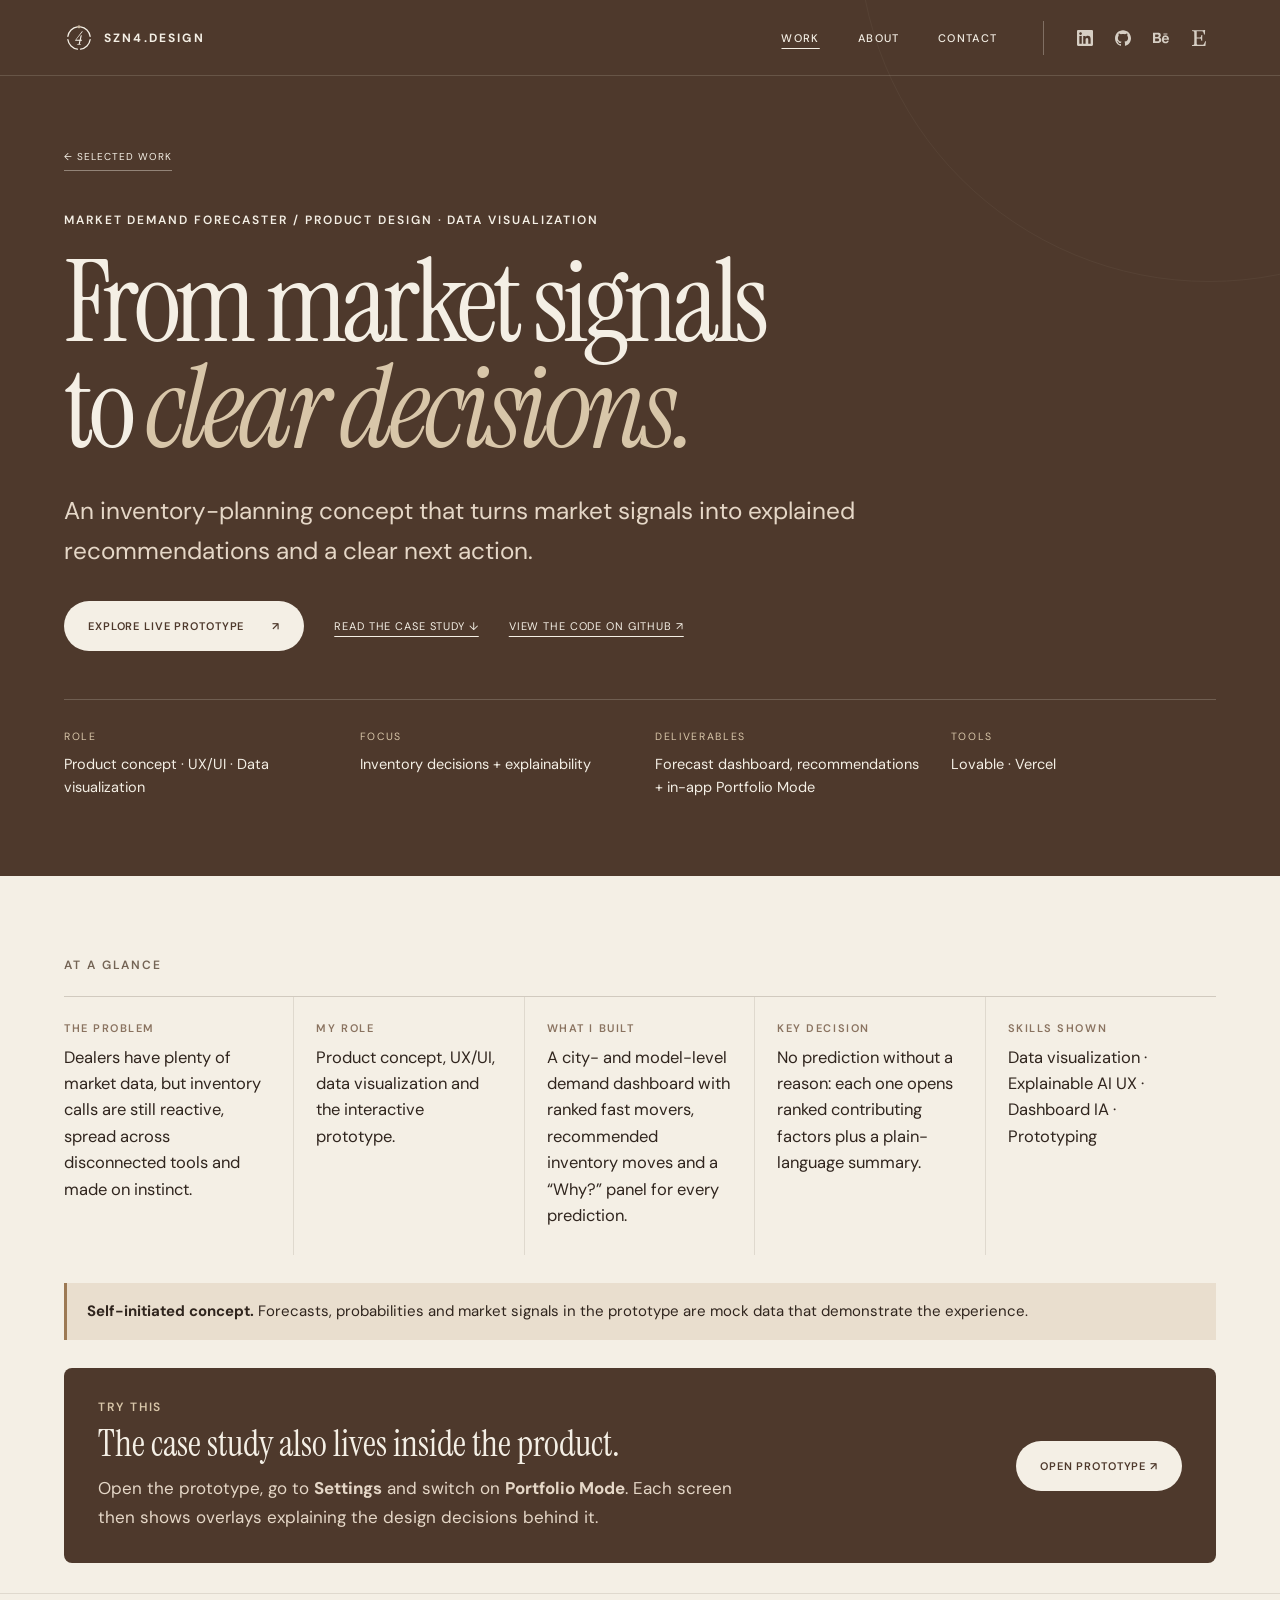
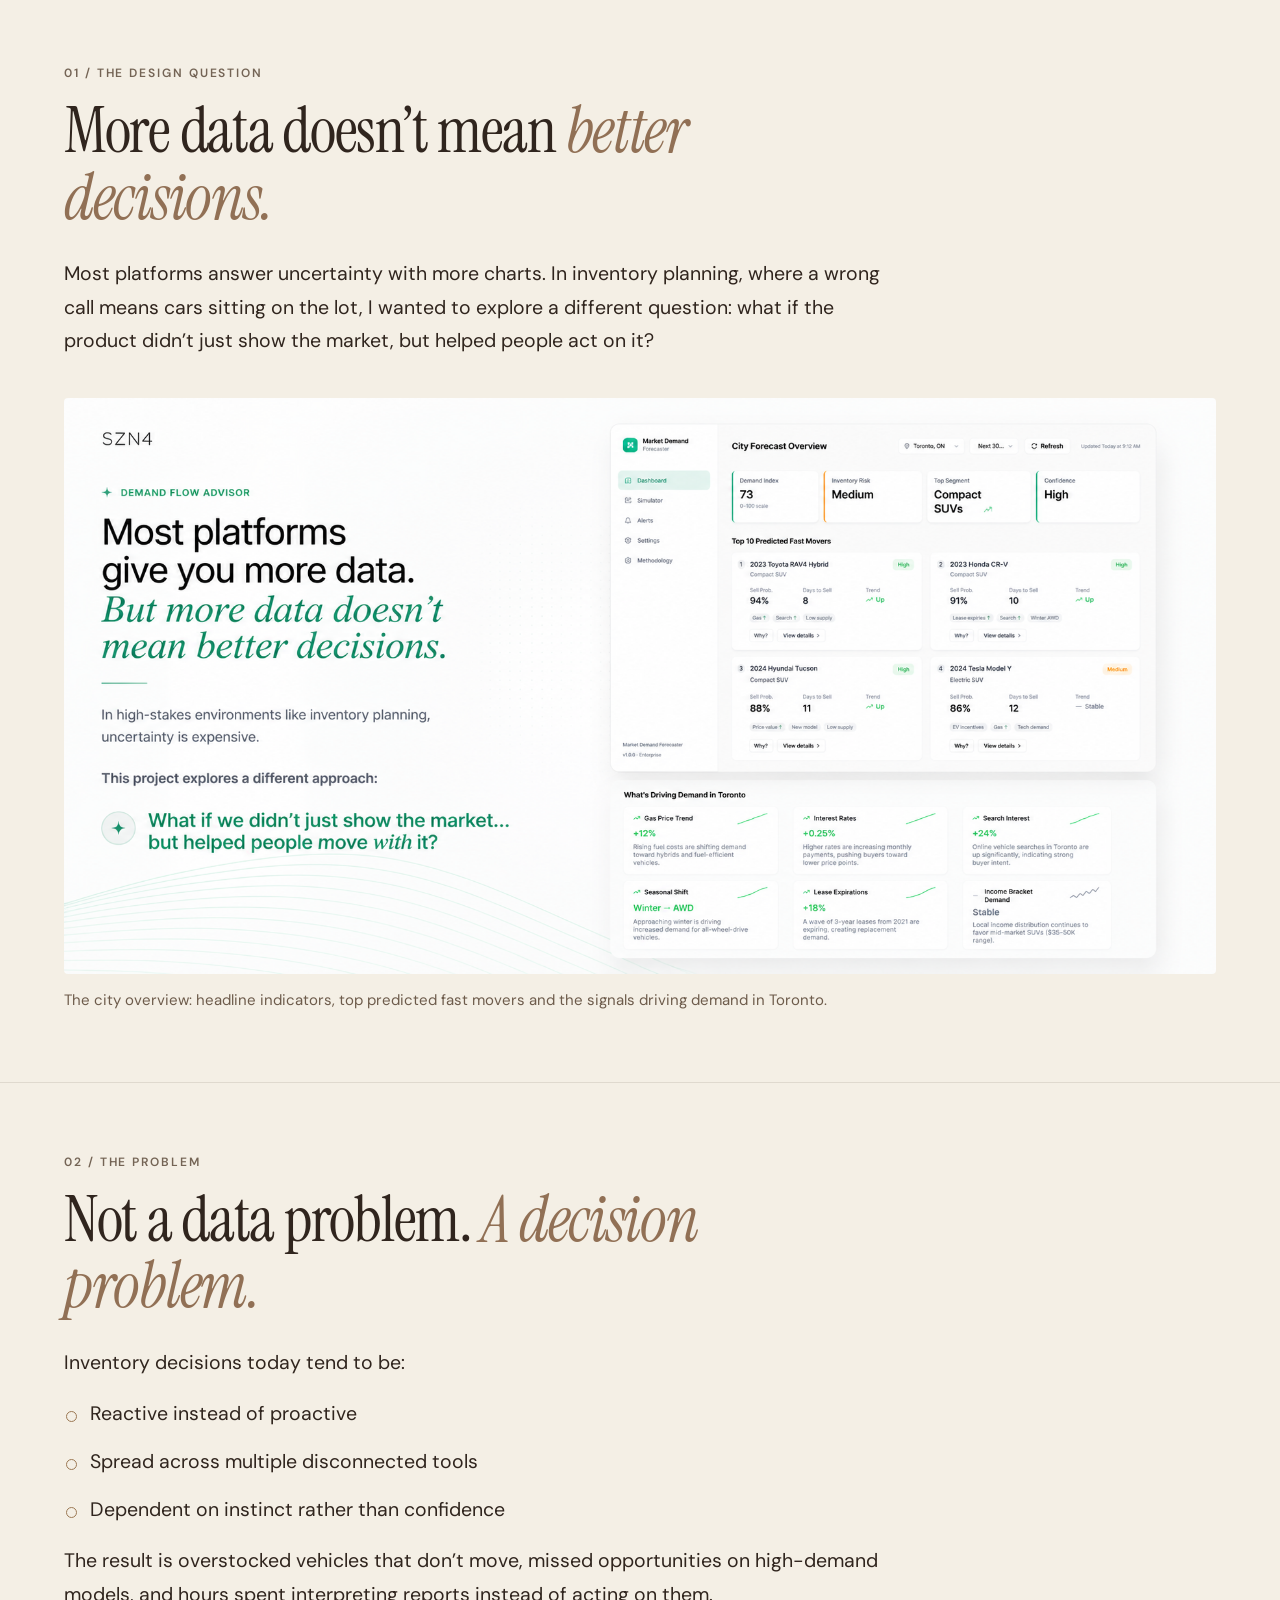
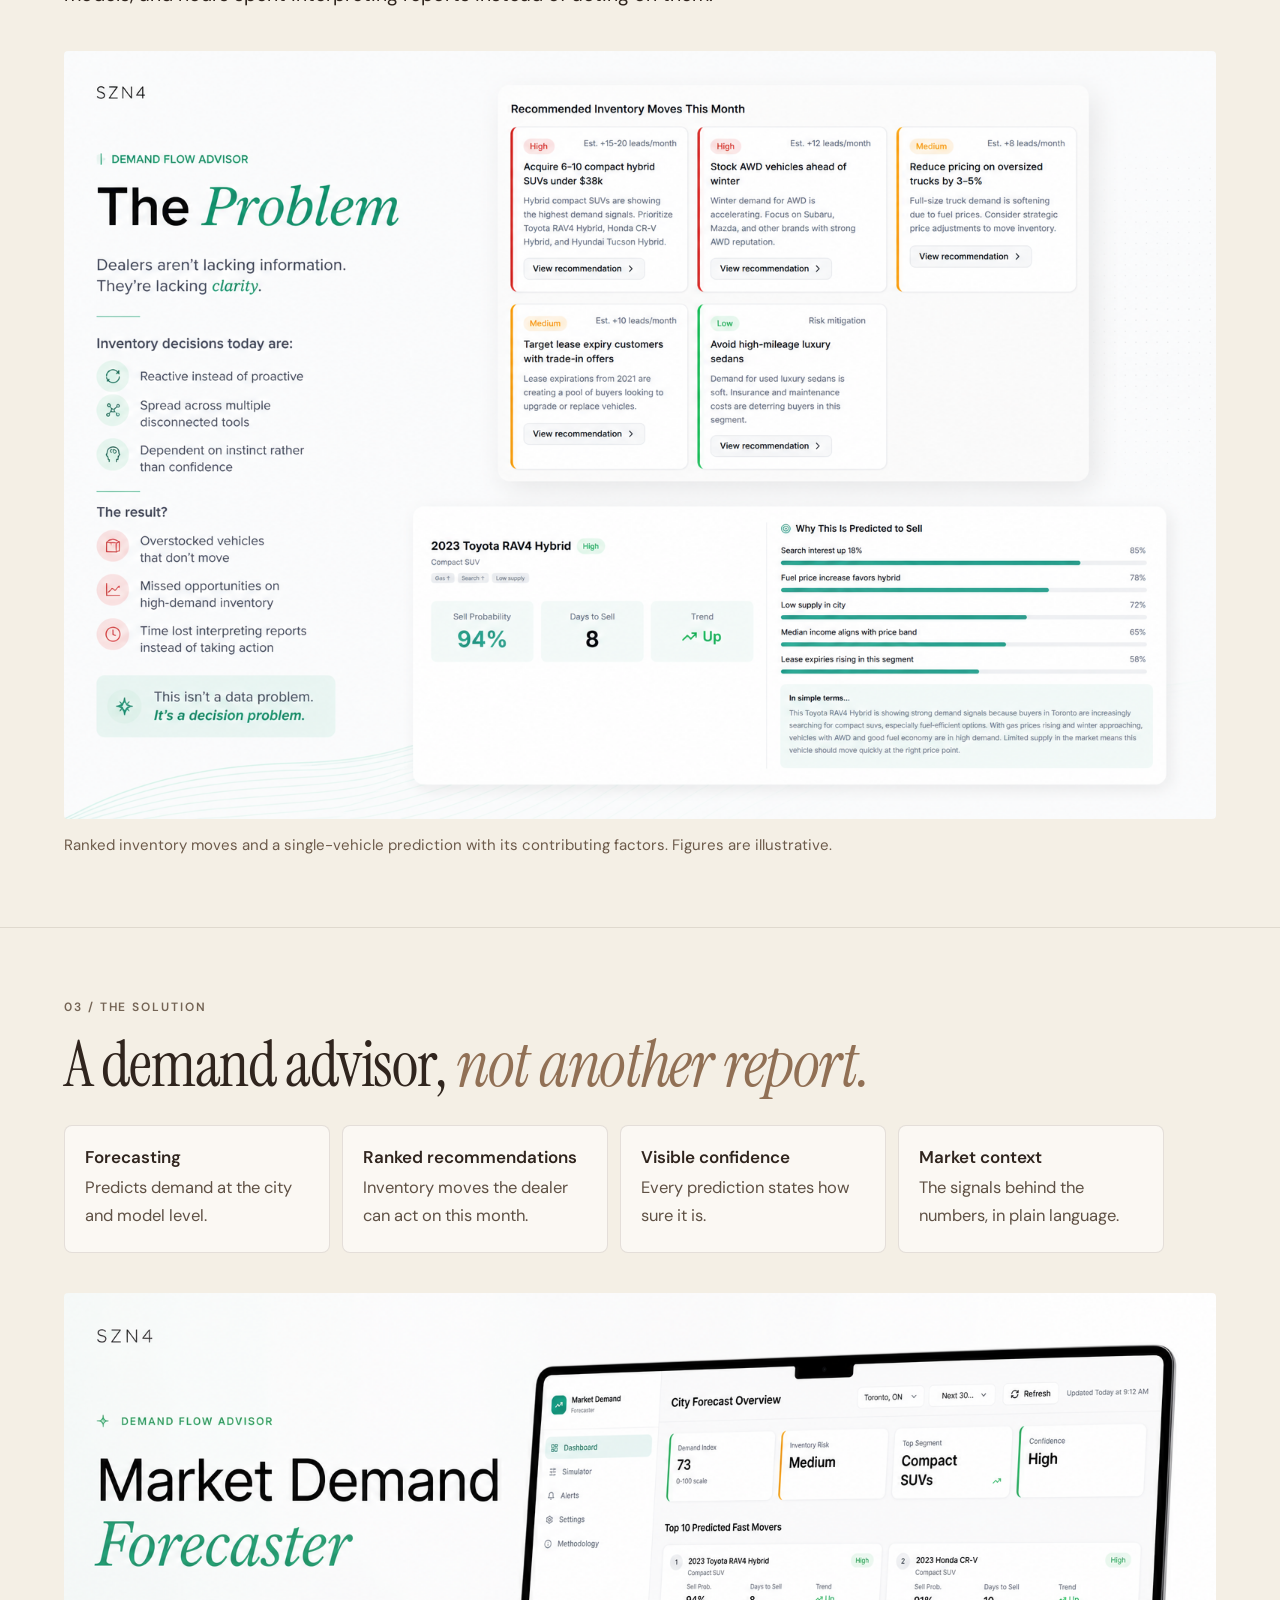
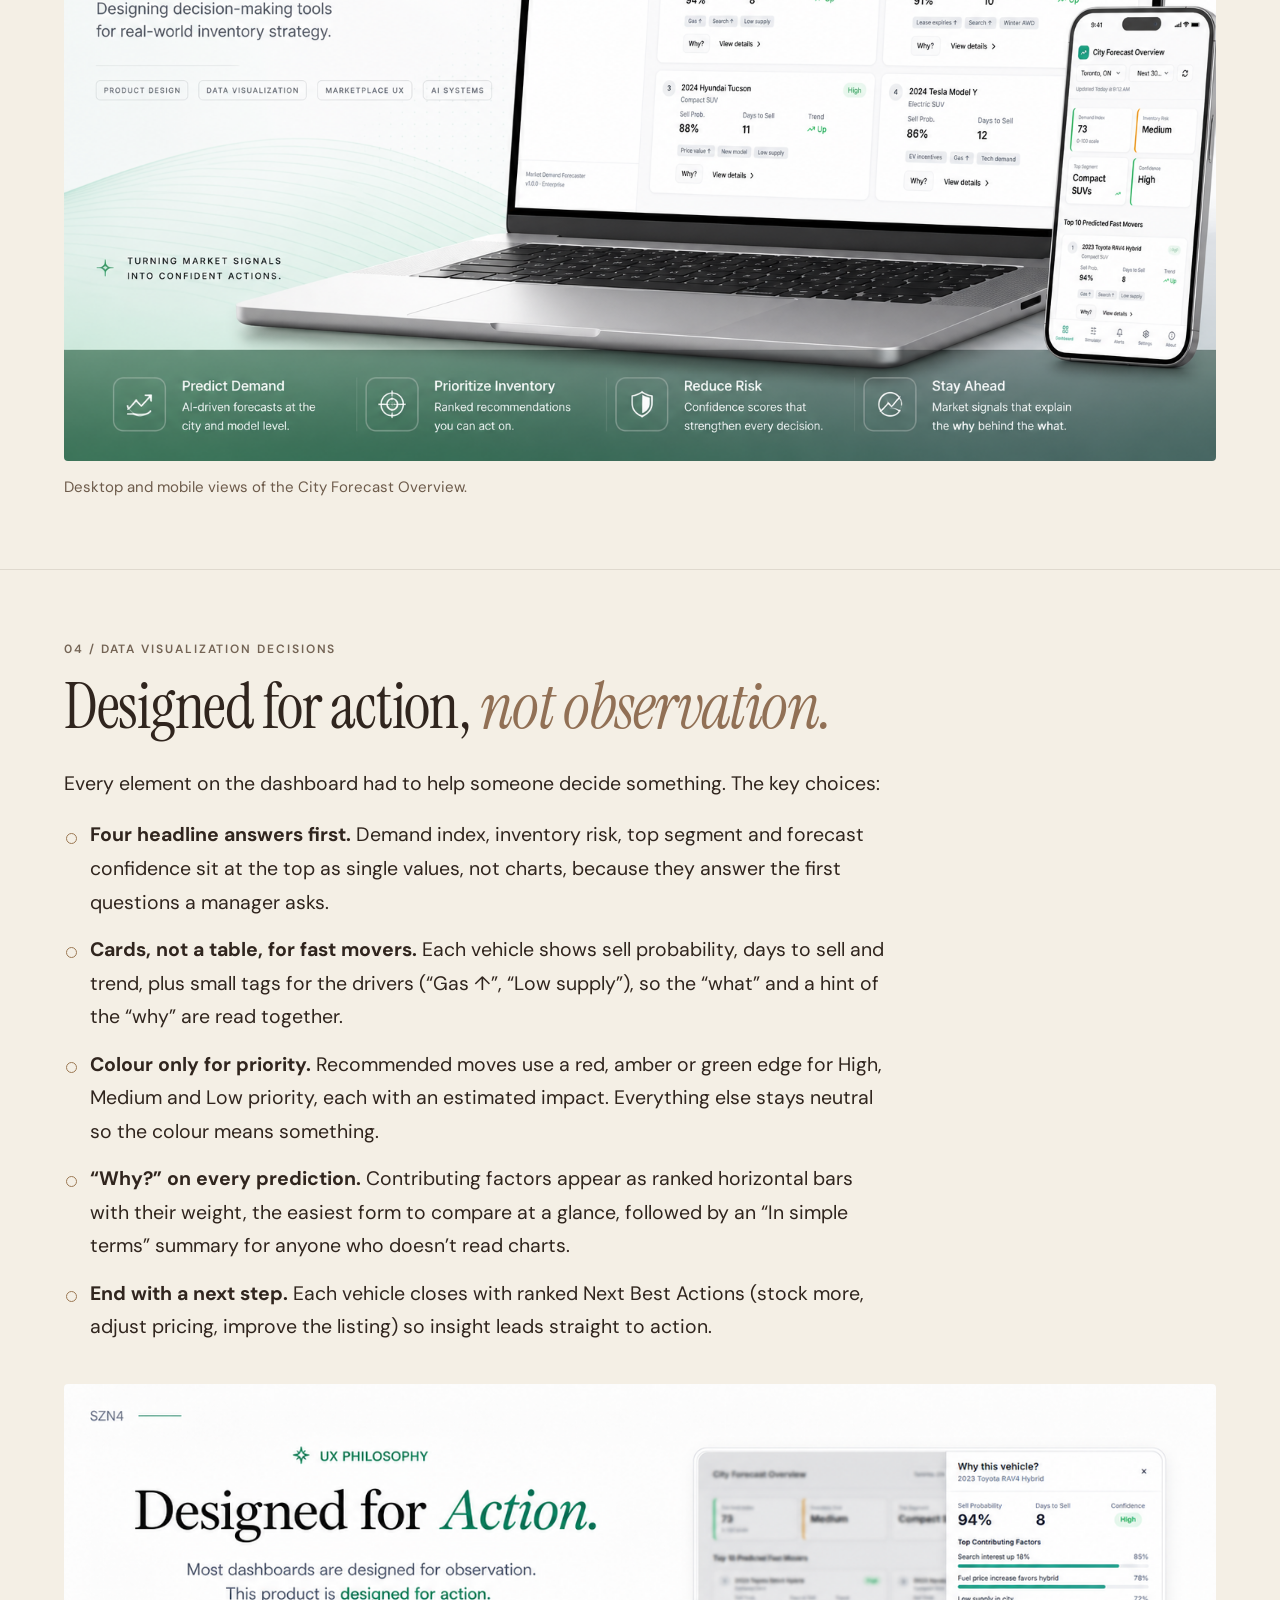
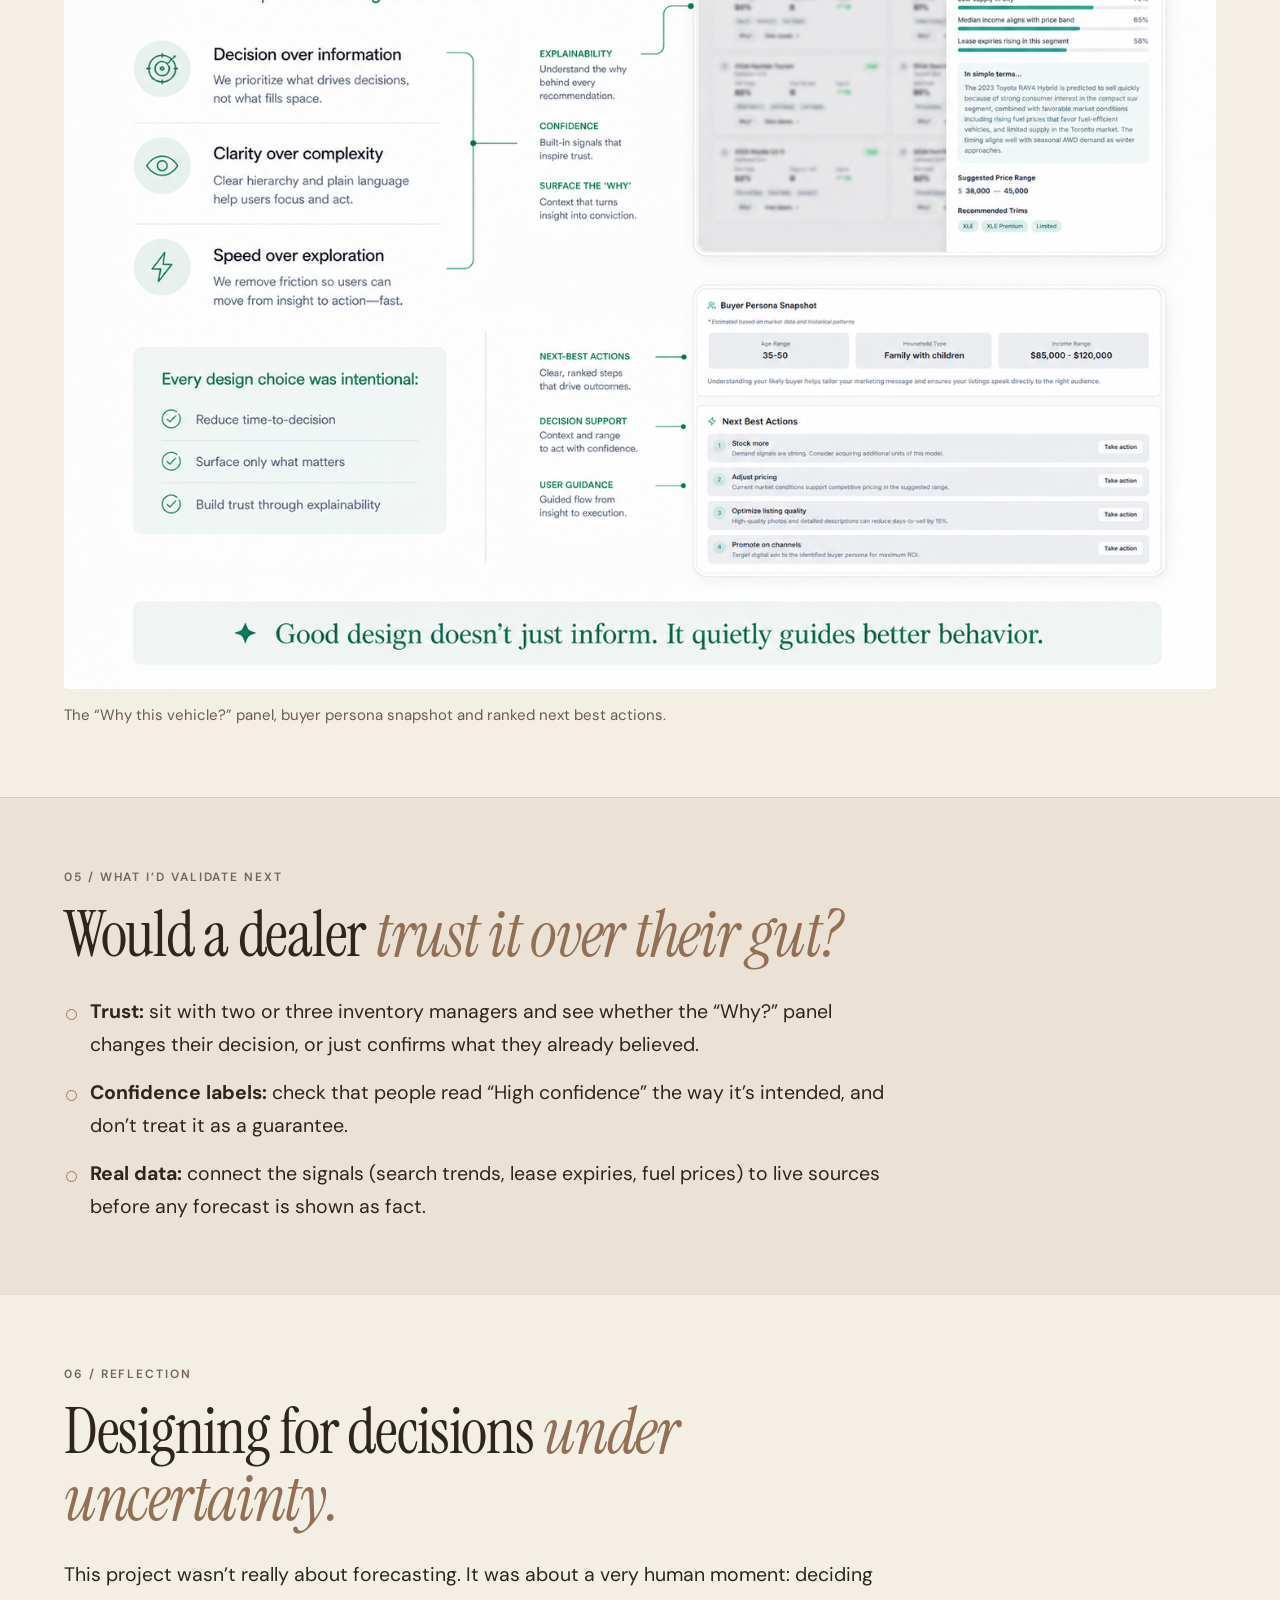
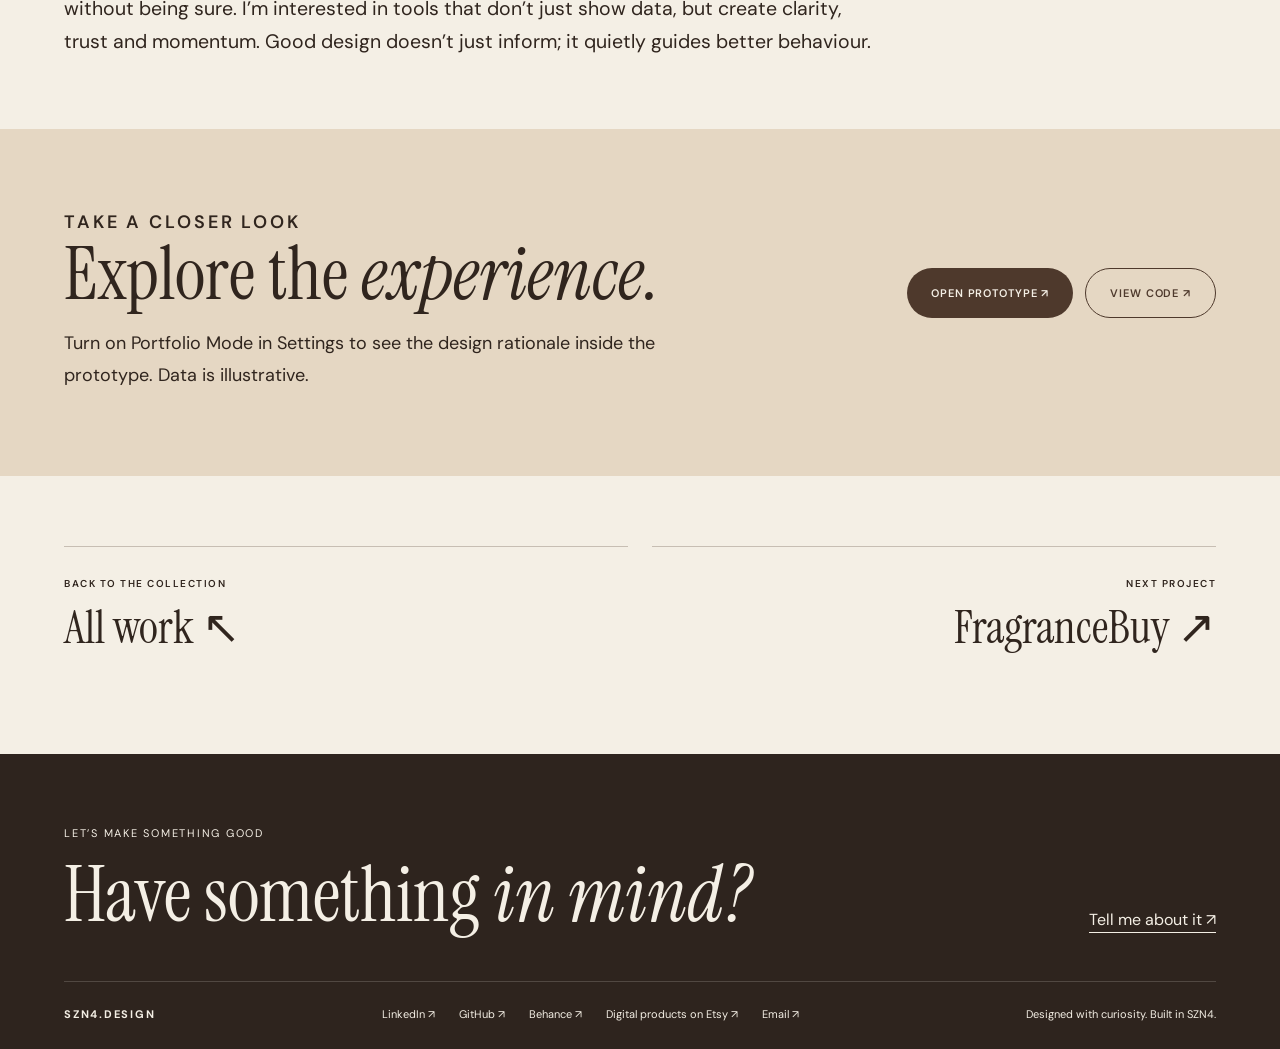
<file: market-demand-forecaster/index.html>
<!DOCTYPE html><html lang="en"><head><meta charset="utf-8"><meta name="viewport" content="width=device-width,initial-scale=1,viewport-fit=cover"><meta name="theme-color" content="#4e392c"><title>Market Demand Forecaster — SZN4.DESIGN</title><meta name="description" content="Market Demand Forecaster: an inventory-planning dashboard that ranks next actions and explains every prediction. A product design and data visualization concept by Sabrina Mohammed."><link rel="canonical" href="https://www.szn4.design/market-demand-forecaster/"><meta property="og:title" content="Market Demand Forecaster — SZN4.DESIGN"><meta property="og:description" content="Market Demand Forecaster: an inventory-planning dashboard that ranks next actions and explains every prediction. A product design and data visualization concept by Sabrina Mohammed."><meta property="og:type" content="website"><meta property="og:image" content="https://www.szn4.design/assets/projects/market-demand-forecaster/cover.png"><link rel="preconnect" href="https://fonts.googleapis.com"><link rel="preconnect" href="https://fonts.gstatic.com" crossorigin><link href="https://fonts.googleapis.com/css2?family=DM+Sans:wght@400;500;600;700&amp;family=Instrument+Serif:ital@0;1&amp;display=swap" rel="stylesheet"><link rel="stylesheet" href="/assets/projects.css"><link rel="stylesheet" href="/assets/site.css"><script src="/assets/projects.js" defer></script><link rel="icon" href="/assets/brand/favicon.svg" type="image/svg+xml"><link rel="icon" href="/assets/brand/favicon-32.png" sizes="32x32" type="image/png"><link rel="apple-touch-icon" href="/assets/brand/apple-touch-icon.png"></head><body><a class="skip-link" href="#main">Skip to content</a><header class="portfolio-nav"><a class="wordmark" href="/" aria-label="SZN4 home"><svg class="brand-mark" viewBox="0 0 40 40" width="30" height="30" aria-hidden="true" focusable="false"><path d="M22.09 5.15 A15 15 0 0 1 34.85 17.91" fill="none" stroke="currentColor" stroke-width="1.65" stroke-linecap="round"/><path d="M34.85 22.09 A15 15 0 0 1 22.09 34.85" fill="none" stroke="currentColor" stroke-width="1.65" stroke-linecap="round"/><path d="M17.91 34.85 A15 15 0 0 1 5.15 22.09" fill="none" stroke="currentColor" stroke-width="1.65" stroke-linecap="round"/><path d="M5.15 17.91 A15 15 0 0 1 17.91 5.15" fill="none" stroke="currentColor" stroke-width="1.65" stroke-linecap="round"/><circle cx="20.00" cy="5.00" r="2.06" fill="#C8B79F"/><path d="M17.520500000000002 28.91Q17.149250000000002 28.91 17.149250000000002 28.6625Q17.149250000000002 28.39025 17.520500000000002 28.34075L18.68375 28.19225Q19.228250000000003 28.118 19.426250000000003 27.932375Q19.62425 27.74675 19.72325 27.2765L20.46575 24.083750000000002Q20.54 23.7125 20.168750000000003 23.7125H15.1445Q14.7485 23.7125 14.7485 23.4155Q14.7485 23.267 14.859875 23.09375Q14.971250000000001 22.9205 15.1445 22.673000000000002L23.708000000000002 11.337499999999999Q23.88125 11.09 24.1535 11.09H24.6485Q24.8465 11.09 24.883625000000002 11.201374999999999Q24.92075 11.312749999999998 24.77225 11.510749999999998L16.4315 21.98Q16.184 22.3265 16.5305 22.3265H20.54Q20.86175 22.3265 20.936 22.0295L22.0745 17.128999999999998Q22.14875 16.8815 22.421 16.732999999999997L23.38625 16.213250000000002Q23.58425 16.0895 23.695625 16.16375Q23.807000000000002 16.238 23.7575 16.436L22.495250000000002 21.98Q22.421 22.3265 22.74275 22.3265H23.83175Q24.1535 22.3265 24.079250000000002 22.6235L23.88125 23.4155Q23.807000000000002 23.7125 23.51 23.7125H22.421Q22.0745 23.7125 22.00025 24.059L21.25775 27.2765Q21.15875 27.79625 21.270125 27.981875000000002Q21.381500000000003 28.1675 21.8765 28.24175L22.322000000000003 28.316Q22.54475 28.34075 22.619 28.427374999999998Q22.69325 28.514 22.69325 28.613Q22.69325 28.91 22.24775 28.91Z" fill="currentColor"/></svg><span>SZN4.DESIGN</span></a><nav aria-label="Primary navigation"><a href="/ui-ux-projects/" aria-current="page">Work</a><a href="/about-me/">About</a><a href="/about-me/#contact">Contact</a></nav><div class="nav-social"><a href="https://www.linkedin.com/in/sabrina-mohammed-31694483/" target="_blank" rel="noopener noreferrer" aria-label="LinkedIn (opens in new tab)" title="LinkedIn"><svg viewBox="0 0 24 24" width="16" height="16" aria-hidden="true" focusable="false"><path fill="currentColor" d="M20.447 20.452h-3.554v-5.569c0-1.328-.027-3.037-1.852-3.037-1.853 0-2.136 1.445-2.136 2.939v5.667H9.351V9h3.414v1.561h.046c.477-.9 1.637-1.85 3.37-1.85 3.601 0 4.267 2.37 4.267 5.455v6.286zM5.337 7.433c-1.144 0-2.063-.926-2.063-2.065 0-1.138.92-2.063 2.063-2.063 1.14 0 2.064.925 2.064 2.063 0 1.139-.925 2.065-2.064 2.065zm1.782 13.019H3.555V9h3.564v11.452zM22.225 0H1.771C.792 0 0 .774 0 1.729v20.542C0 23.227.792 24 1.771 24h20.451C23.2 24 24 23.227 24 22.271V1.729C24 .774 23.2 0 22.222 0h.003z"/></svg></a><a href="https://github.com/SZN4Design" target="_blank" rel="noopener noreferrer" aria-label="GitHub (opens in new tab)" title="GitHub"><svg viewBox="0 0 24 24" width="16" height="16" aria-hidden="true" focusable="false"><path fill="currentColor" d="M12 .297c-6.63 0-12 5.373-12 12 0 5.303 3.438 9.8 8.205 11.385.6.113.82-.258.82-.577 0-.285-.01-1.04-.015-2.04-3.338.724-4.042-1.61-4.042-1.61C4.422 18.07 3.633 17.7 3.633 17.7c-1.087-.744.084-.729.084-.729 1.205.084 1.838 1.236 1.838 1.236 1.07 1.835 2.809 1.305 3.495.998.108-.776.417-1.305.76-1.605-2.665-.3-5.466-1.332-5.466-5.93 0-1.31.465-2.38 1.235-3.22-.135-.303-.54-1.523.105-3.176 0 0 1.005-.322 3.3 1.23.96-.267 1.98-.399 3-.405 1.02.006 2.04.138 3 .405 2.28-1.552 3.285-1.23 3.285-1.23.645 1.653.24 2.873.12 3.176.765.84 1.23 1.91 1.23 3.22 0 4.61-2.805 5.625-5.475 5.92.42.36.81 1.096.81 2.22 0 1.606-.015 2.896-.015 3.286 0 .315.21.69.825.57C20.565 22.092 24 17.592 24 12.297c0-6.627-5.373-12-12-12"/></svg></a><a href="https://www.behance.net/sabrinamohammed" target="_blank" rel="noopener noreferrer" aria-label="Behance (opens in new tab)" title="Behance"><svg viewBox="0 0 24 24" width="16" height="16" aria-hidden="true" focusable="false"><path fill="currentColor" d="M16.969 16.927a2.561 2.561 0 0 0 1.901.677 2.501 2.501 0 0 0 1.531-.475c.362-.235.636-.584.779-.99h2.585a5.091 5.091 0 0 1-1.9 2.896 5.292 5.292 0 0 1-3.091.88 5.839 5.839 0 0 1-2.284-.433 4.871 4.871 0 0 1-1.723-1.211 5.657 5.657 0 0 1-1.08-1.874 7.057 7.057 0 0 1-.383-2.393c-.005-.8.129-1.595.396-2.349a5.313 5.313 0 0 1 5.088-3.604 4.87 4.87 0 0 1 2.376.563c.661.362 1.231.87 1.668 1.485a6.2 6.2 0 0 1 .943 2.133c.194.821.263 1.666.205 2.508h-7.699c-.063.79.184 1.574.688 2.187ZM6.947 4.084a8.065 8.065 0 0 1 1.928.198 4.29 4.29 0 0 1 1.49.638c.418.303.748.711.958 1.182.241.579.357 1.203.341 1.83a3.506 3.506 0 0 1-.506 1.961 3.726 3.726 0 0 1-1.503 1.287 3.588 3.588 0 0 1 2.027 1.437c.464.747.697 1.615.67 2.494a4.593 4.593 0 0 1-.423 2.032 3.945 3.945 0 0 1-1.163 1.413 5.114 5.114 0 0 1-1.683.807 7.135 7.135 0 0 1-1.928.259H0V4.084h6.947Zm-.235 12.9c.308.004.616-.029.916-.099a2.18 2.18 0 0 0 .766-.332c.228-.158.411-.371.534-.619.142-.317.208-.663.191-1.009a2.08 2.08 0 0 0-.642-1.715 2.618 2.618 0 0 0-1.696-.505h-3.54v4.279h3.471Zm13.635-5.967a2.13 2.13 0 0 0-1.654-.619 2.336 2.336 0 0 0-1.163.259 2.474 2.474 0 0 0-.738.62 2.359 2.359 0 0 0-.396.792c-.074.239-.12.485-.137.734h4.769a3.239 3.239 0 0 0-.679-1.785l-.002-.001Zm-13.813-.648a2.254 2.254 0 0 0 1.423-.433c.399-.355.607-.88.56-1.413a1.916 1.916 0 0 0-.178-.891 1.298 1.298 0 0 0-.495-.533 1.851 1.851 0 0 0-.711-.274 3.966 3.966 0 0 0-.835-.073H3.241v3.631h3.293v-.014ZM21.62 5.122h-5.976v1.527h5.976V5.122Z"/></svg></a><a href="https://www.etsy.com/ca/shop/SZN4Design" target="_blank" rel="noopener noreferrer" aria-label="Digital products on Etsy (opens in new tab)" title="Digital products on Etsy"><svg viewBox="0 0 24 24" width="16" height="16" aria-hidden="true" focusable="false"><path fill="currentColor" d="M8.559 2.445c0-.325.033-.52.59-.52h7.465c1.3 0 2.02 1.11 2.54 3.193l.42 1.666h1.27c.23-4.728.43-6.784.43-6.784s-3.196.36-5.09.36H6.635L1.521.196v1.37l1.725.326c1.21.24 1.5.496 1.6 1.606 0 0 .11 3.27.11 8.64 0 5.385-.09 8.61-.09 8.61 0 .973-.39 1.333-1.59 1.573l-1.722.33V24l5.13-.165h8.55c1.935 0 6.39.165 6.39.165.105-1.17.75-6.48.855-7.064h-1.2l-1.284 2.91c-1.005 2.28-2.476 2.445-4.11 2.445h-4.906c-1.63 0-2.415-.64-2.415-2.05V12.8s3.62 0 4.79.096c.912.064 1.463.325 1.76 1.598l.39 1.695h1.41l-.09-4.278.192-4.305h-1.391l-.45 1.89c-.283 1.244-.48 1.47-1.754 1.6-1.666.17-4.815.14-4.815.14V2.45h-.05z"/></svg></a></div></header><main id="main"><section class="case-hero"><div class="shell"><a class="breadcrumb" href="/ui-ux-projects/">← Selected work</a><p class="eyebrow">Market Demand Forecaster / Product design · Data visualization</p><h1>From market signals<br>to <em>clear decisions.</em></h1><p class="lede">An inventory-planning concept that turns market signals into explained recommendations and a clear next action.</p><div class="case-top-actions"><a class="pill" href="https://demand-flow-advisor.vercel.app/" target="_blank" rel="noopener noreferrer">EXPLORE LIVE PROTOTYPE <span aria-hidden="true">↗</span></a><a class="quiet-link" href="#case-study">READ THE CASE STUDY ↓</a><a class="quiet-link" href="https://github.com/SZN4Design/Demand-flow-advisor" target="_blank" rel="noopener noreferrer">VIEW THE CODE ON GITHUB ↗</a></div><dl class="facts"><div><dt>ROLE</dt><dd>Product concept · UX/UI · Data visualization</dd></div><div><dt>FOCUS</dt><dd>Inventory decisions + explainability</dd></div><div><dt>DELIVERABLES</dt><dd>Forecast dashboard, recommendations + in-app Portfolio Mode</dd></div><div><dt>TOOLS</dt><dd>Lovable · Vercel</dd></div></dl></div></section><section class="cs-glance shell" id="case-study"><p class="eyebrow muted">AT A GLANCE</p><dl class="glance"><div><dt>The problem</dt><dd>Dealers have plenty of market data, but inventory calls are still reactive, spread across disconnected tools and made on instinct.</dd></div><div><dt>My role</dt><dd>Product concept, UX/UI, data visualization and the interactive prototype.</dd></div><div><dt>What I built</dt><dd>A city- and model-level demand dashboard with ranked fast movers, recommended inventory moves and a “Why?” panel for every prediction.</dd></div><div><dt>Key decision</dt><dd>No prediction without a reason: each one opens ranked contributing factors plus a plain-language summary.</dd></div><div><dt>Skills shown</dt><dd>Data visualization · Explainable AI UX · Dashboard IA · Prototyping</dd></div></dl><p class="data-note-inline"><strong>Self-initiated concept.</strong> Forecasts, probabilities and market signals in the prototype are mock data that demonstrate the experience.</p><aside class="cs-callout"><div><p class="eyebrow">TRY THIS</p><h3>The case study also lives inside the product.</h3><p>Open the prototype, go to <strong>Settings</strong> and switch on <strong>Portfolio Mode</strong>. Each screen then shows overlays explaining the design decisions behind it.</p></div><a class="pill" href="https://demand-flow-advisor.vercel.app/" target="_blank" rel="noopener noreferrer">OPEN PROTOTYPE ↗</a></aside></section><section class="cs-section "><div class="shell"><div class="cs-text reveal"><p class="eyebrow muted">01 / THE DESIGN QUESTION</p><h2>More data doesn’t mean <em>better decisions.</em></h2><div class="cs-body"><p>Most platforms answer uncertainty with more charts. In inventory planning, where a wrong call means cars sitting on the lot, I wanted to explore a different question: what if the product didn’t just show the market, but helped people act on it?</p></div></div><figure class="cs-figure reveal"><a class="image-link" href="/assets/projects/market-demand-forecaster/02.png" data-full-image="/assets/projects/market-demand-forecaster/02.png" data-image-label="The design question" aria-label="Enlarge: The design question"><img src="/assets/projects/market-demand-forecaster/02.png" alt="The city overview: headline indicators, top predicted fast movers and the signals driving demand in Toronto." width="1774" height="887" loading="lazy" decoding="async"></a><figcaption>The city overview: headline indicators, top predicted fast movers and the signals driving demand in Toronto.</figcaption></figure></div></section><section class="cs-section "><div class="shell"><div class="cs-text reveal"><p class="eyebrow muted">02 / THE PROBLEM</p><h2>Not a data problem. <em>A decision problem.</em></h2><div class="cs-body"><p>Inventory decisions today tend to be:</p><ul class="cs-list"><li>Reactive instead of proactive</li><li>Spread across multiple disconnected tools</li><li>Dependent on instinct rather than confidence</li></ul><p>The result is overstocked vehicles that don’t move, missed opportunities on high-demand models, and hours spent interpreting reports instead of acting on them.</p></div></div><figure class="cs-figure reveal"><a class="image-link" href="/assets/projects/market-demand-forecaster/03.png" data-full-image="/assets/projects/market-demand-forecaster/03.png" data-image-label="The problem: uncertainty" aria-label="Enlarge: The problem: uncertainty"><img src="/assets/projects/market-demand-forecaster/03.png" alt="Ranked inventory moves and a single-vehicle prediction with its contributing factors. Figures are illustrative." width="1536" height="1024" loading="lazy" decoding="async"></a><figcaption>Ranked inventory moves and a single-vehicle prediction with its contributing factors. Figures are illustrative.</figcaption></figure></div></section><section class="cs-section "><div class="shell"><div class="cs-text reveal"><p class="eyebrow muted">03 / THE SOLUTION</p><h2>A demand advisor, <em>not another report.</em></h2><div class="cs-body"><div class="cs-cards"><div class="cs-card"><h3>Forecasting</h3><p>Predicts demand at the city and model level.</p></div><div class="cs-card"><h3>Ranked recommendations</h3><p>Inventory moves the dealer can act on this month.</p></div><div class="cs-card"><h3>Visible confidence</h3><p>Every prediction states how sure it is.</p></div><div class="cs-card"><h3>Market context</h3><p>The signals behind the numbers, in plain language.</p></div></div></div></div><figure class="cs-figure reveal"><a class="image-link" href="/assets/projects/market-demand-forecaster/01.png" data-full-image="/assets/projects/market-demand-forecaster/01.png" data-image-label="The product concept" aria-label="Enlarge: The product concept"><img src="/assets/projects/market-demand-forecaster/01.png" alt="Desktop and mobile views of the City Forecast Overview." width="1536" height="1024" loading="lazy" decoding="async"></a><figcaption>Desktop and mobile views of the City Forecast Overview.</figcaption></figure></div></section><section class="cs-section "><div class="shell"><div class="cs-text reveal"><p class="eyebrow muted">04 / DATA VISUALIZATION DECISIONS</p><h2>Designed for action, <em>not observation.</em></h2><div class="cs-body"><p>Every element on the dashboard had to help someone decide something. The key choices:</p><ul class="cs-list"><li><strong>Four headline answers first.</strong> Demand index, inventory risk, top segment and forecast confidence sit at the top as single values, not charts, because they answer the first questions a manager asks.</li><li><strong>Cards, not a table, for fast movers.</strong> Each vehicle shows sell probability, days to sell and trend, plus small tags for the drivers (“Gas ↑”, “Low supply”), so the “what” and a hint of the “why” are read together.</li><li><strong>Colour only for priority.</strong> Recommended moves use a red, amber or green edge for High, Medium and Low priority, each with an estimated impact. Everything else stays neutral so the colour means something.</li><li><strong>“Why?” on every prediction.</strong> Contributing factors appear as ranked horizontal bars with their weight, the easiest form to compare at a glance, followed by an “In simple terms” summary for anyone who doesn’t read charts.</li><li><strong>End with a next step.</strong> Each vehicle closes with ranked Next Best Actions (stock more, adjust pricing, improve the listing) so insight leads straight to action.</li></ul></div></div><figure class="cs-figure reveal"><a class="image-link" href="/assets/projects/market-demand-forecaster/05.png" data-full-image="/assets/projects/market-demand-forecaster/05.png" data-image-label="Designed for action" aria-label="Enlarge: Designed for action"><img src="/assets/projects/market-demand-forecaster/05.png" alt="The “Why this vehicle?” panel, buyer persona snapshot and ranked next best actions." width="1415" height="1112" loading="lazy" decoding="async"></a><figcaption>The “Why this vehicle?” panel, buyer persona snapshot and ranked next best actions.</figcaption></figure></div></section><section class="cs-section cs-tint"><div class="shell"><div class="cs-text reveal"><p class="eyebrow muted">05 / WHAT I’D VALIDATE NEXT</p><h2>Would a dealer <em>trust it over their gut?</em></h2><div class="cs-body"><ul class="cs-list"><li><strong>Trust:</strong> sit with two or three inventory managers and see whether the “Why?” panel changes their decision, or just confirms what they already believed.</li><li><strong>Confidence labels:</strong> check that people read “High confidence” the way it’s intended, and don’t treat it as a guarantee.</li><li><strong>Real data:</strong> connect the signals (search trends, lease expiries, fuel prices) to live sources before any forecast is shown as fact.</li></ul></div></div></div></section><section class="cs-section "><div class="shell"><div class="cs-text reveal"><p class="eyebrow muted">06 / REFLECTION</p><h2>Designing for decisions <em>under uncertainty.</em></h2><div class="cs-body"><p>This project wasn’t really about forecasting. It was about a very human moment: deciding without being sure. I’m interested in tools that don’t just show data, but create clarity, trust and momentum. Good design doesn’t just inform; it quietly guides better behaviour.</p></div></div></div></section><section class="case-end"><div class="shell"><div><p class="eyebrow">TAKE A CLOSER LOOK</p><h2>Explore the <em>experience.</em></h2><p>Turn on Portfolio Mode in Settings to see the design rationale inside the prototype. Data is illustrative.</p></div><div class="case-end-actions"><a class="pill" href="https://demand-flow-advisor.vercel.app/" target="_blank" rel="noopener noreferrer">OPEN PROTOTYPE ↗</a><a class="pill pill-ghost" href="https://github.com/SZN4Design/Demand-flow-advisor" target="_blank" rel="noopener noreferrer">VIEW CODE ↗</a></div></div></section><nav class="project-switcher" aria-label="More projects"><a href="/ui-ux-projects/"><span>BACK TO THE COLLECTION</span><strong>All work ↖</strong></a><a href="/fragrancebuy-deals-vs-discovery/"><span>NEXT PROJECT</span><strong>FragranceBuy ↗</strong></a></nav></main><footer class="portfolio-footer"><div class="footer-invite"><div><p>LET’S MAKE SOMETHING GOOD</p><h2>Have something <em>in mind?</em></h2></div><a href="/about-me/#contact">Tell me about it ↗</a></div><div class="footer-row"><a class="footer-brand" href="/">SZN4.DESIGN</a><nav aria-label="Social links"><a href="https://www.linkedin.com/in/sabrina-mohammed-31694483/" target="_blank" rel="noopener noreferrer">LinkedIn ↗</a><a href="https://github.com/SZN4Design" target="_blank" rel="noopener noreferrer">GitHub ↗</a><a href="https://www.behance.net/sabrinamohammed" target="_blank" rel="noopener noreferrer">Behance ↗</a><a href="https://www.etsy.com/ca/shop/SZN4Design" target="_blank" rel="noopener noreferrer">Digital products on Etsy ↗</a><a href="mailto:sabrina@szn4.design">Email ↗</a></nav><span>Designed with curiosity. Built in SZN4.</span></div></footer><dialog class="image-dialog" id="project-image-dialog" aria-labelledby="project-dialog-label"><div class="dialog-toolbar"><span id="project-dialog-label"></span><div class="dialog-tools"><a id="project-dialog-original" target="_blank" rel="noopener noreferrer">Open original ↗</a><button id="project-dialog-zoom" type="button" aria-pressed="false">Zoom in</button><button id="project-dialog-close" type="button" aria-label="Close full image">Close ×</button></div></div><div class="dialog-body"><img id="project-dialog-image" alt=""></div></dialog></body></html>
</file>
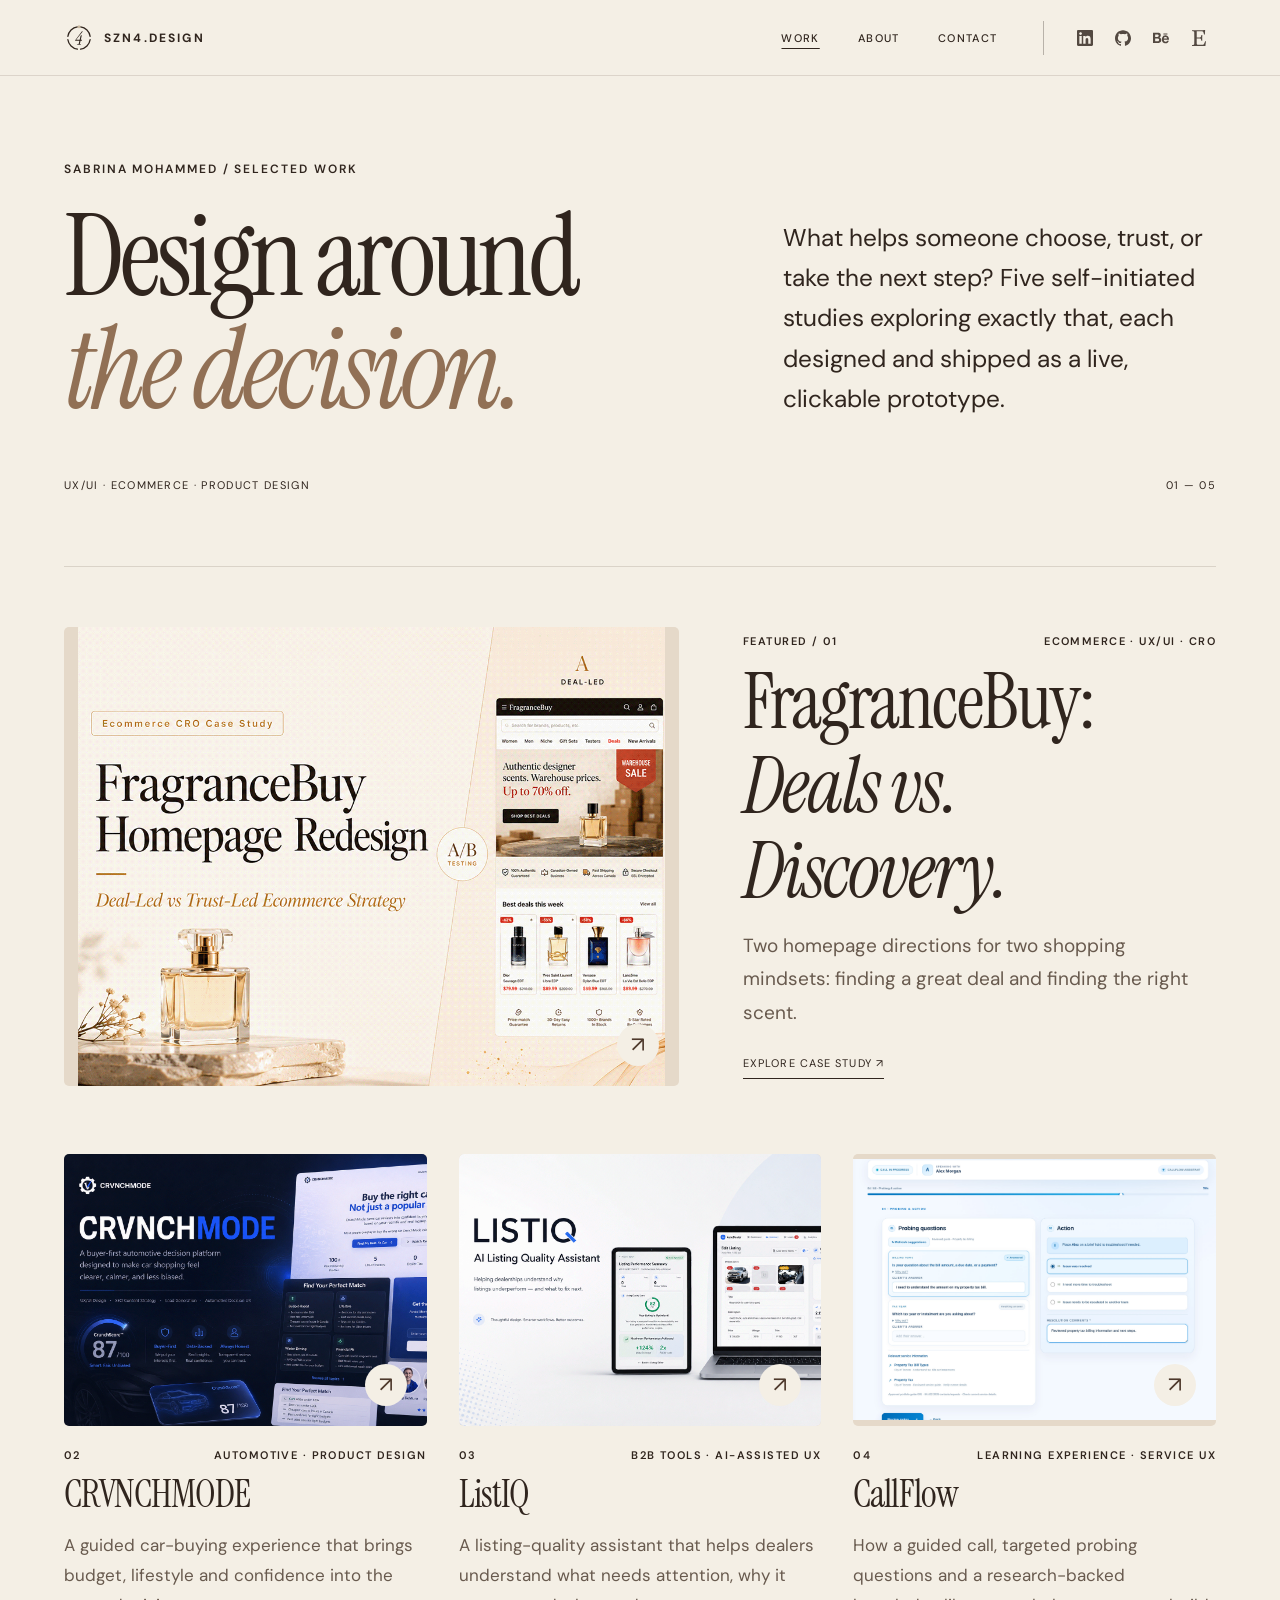
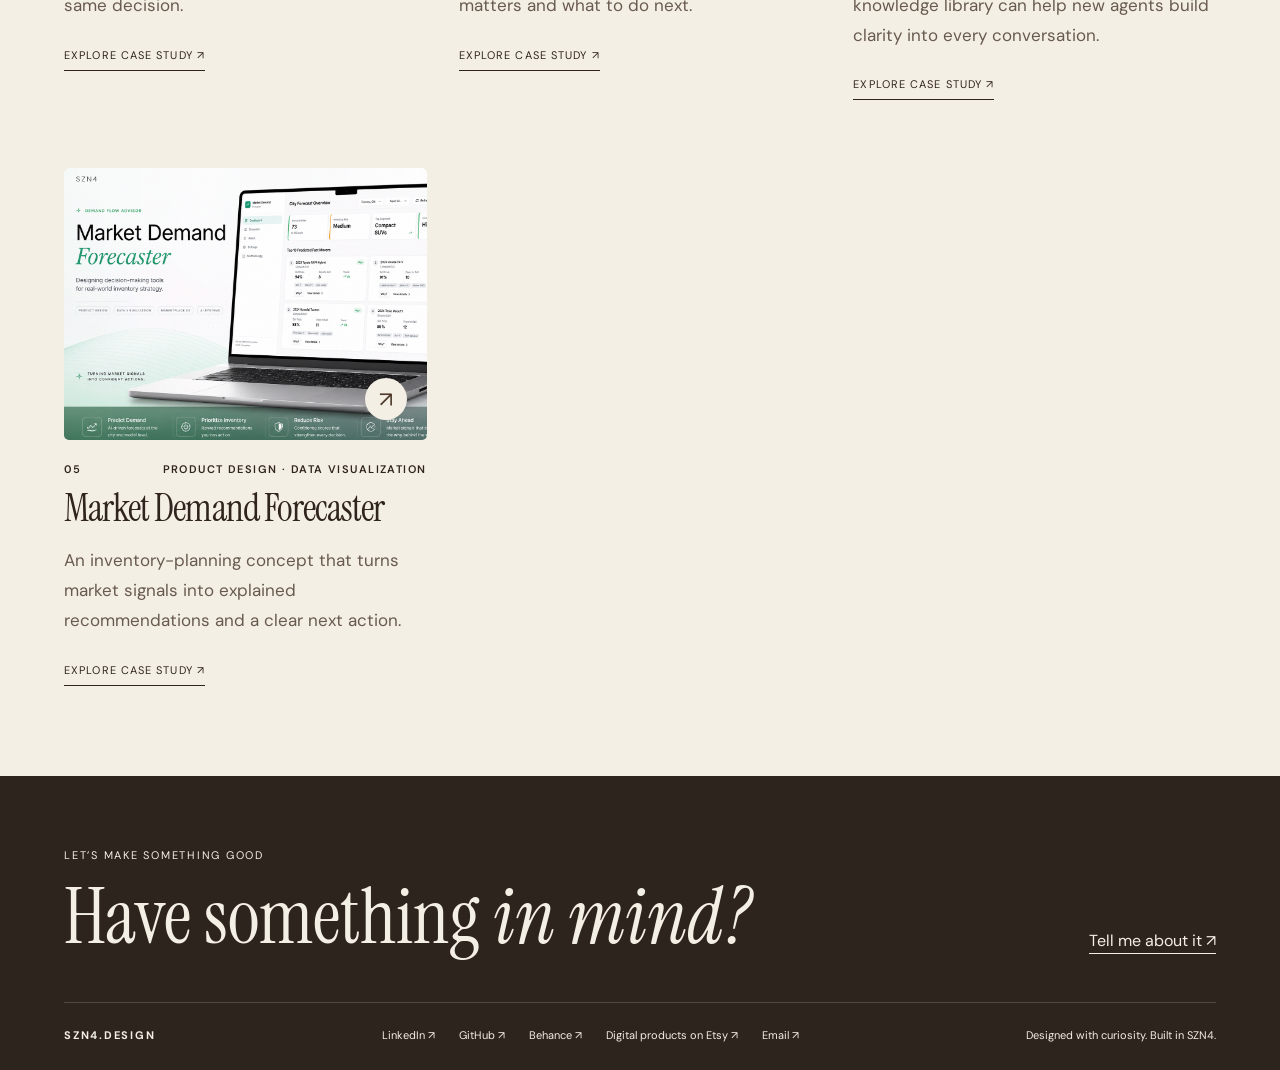
<file: ui-ux-projects/index.html>
<!doctype html><html lang="en"><head><meta charset="utf-8"><meta name="viewport" content="width=device-width,initial-scale=1,viewport-fit=cover"><meta name="theme-color" content="#4e392c"><title>Selected work — SZN4.DESIGN</title><meta name="description" content="UX/UI, ecommerce and product design projects by Sabrina Mohammed."><link rel="canonical" href="https://www.szn4.design/ui-ux-projects/"><meta property="og:title" content="Selected work — SZN4.DESIGN"><meta property="og:description" content="UX/UI, ecommerce and product design projects by Sabrina Mohammed."><meta property="og:type" content="website"><meta property="og:image" content="https://www.szn4.design/assets/projects/fragrancebuy-deals-vs-discovery/cover.png"><link rel="preconnect" href="https://fonts.googleapis.com"><link rel="preconnect" href="https://fonts.gstatic.com" crossorigin><link href="https://fonts.googleapis.com/css2?family=DM+Sans:wght@400;500;600;700&amp;family=Instrument+Serif:ital@0;1&amp;display=swap" rel="stylesheet"><link rel="stylesheet" href="/assets/projects.css"><link rel="stylesheet" href="/assets/site.css"><script src="/assets/projects.js" defer></script><link rel="icon" href="/assets/brand/favicon.svg" type="image/svg+xml"><link rel="icon" href="/assets/brand/favicon-32.png" sizes="32x32" type="image/png"><link rel="apple-touch-icon" href="/assets/brand/apple-touch-icon.png"></head><body><a class="skip-link" href="#main">Skip to content</a><header class="portfolio-nav on-light"><a class="wordmark" href="/" aria-label="SZN4 home"><svg class="brand-mark" viewBox="0 0 40 40" width="30" height="30" aria-hidden="true" focusable="false"><path d="M22.09 5.15 A15 15 0 0 1 34.85 17.91" fill="none" stroke="currentColor" stroke-width="1.65" stroke-linecap="round"/><path d="M34.85 22.09 A15 15 0 0 1 22.09 34.85" fill="none" stroke="currentColor" stroke-width="1.65" stroke-linecap="round"/><path d="M17.91 34.85 A15 15 0 0 1 5.15 22.09" fill="none" stroke="currentColor" stroke-width="1.65" stroke-linecap="round"/><path d="M5.15 17.91 A15 15 0 0 1 17.91 5.15" fill="none" stroke="currentColor" stroke-width="1.65" stroke-linecap="round"/><circle cx="20.00" cy="5.00" r="2.06" fill="#C8B79F"/><path d="M17.520500000000002 28.91Q17.149250000000002 28.91 17.149250000000002 28.6625Q17.149250000000002 28.39025 17.520500000000002 28.34075L18.68375 28.19225Q19.228250000000003 28.118 19.426250000000003 27.932375Q19.62425 27.74675 19.72325 27.2765L20.46575 24.083750000000002Q20.54 23.7125 20.168750000000003 23.7125H15.1445Q14.7485 23.7125 14.7485 23.4155Q14.7485 23.267 14.859875 23.09375Q14.971250000000001 22.9205 15.1445 22.673000000000002L23.708000000000002 11.337499999999999Q23.88125 11.09 24.1535 11.09H24.6485Q24.8465 11.09 24.883625000000002 11.201374999999999Q24.92075 11.312749999999998 24.77225 11.510749999999998L16.4315 21.98Q16.184 22.3265 16.5305 22.3265H20.54Q20.86175 22.3265 20.936 22.0295L22.0745 17.128999999999998Q22.14875 16.8815 22.421 16.732999999999997L23.38625 16.213250000000002Q23.58425 16.0895 23.695625 16.16375Q23.807000000000002 16.238 23.7575 16.436L22.495250000000002 21.98Q22.421 22.3265 22.74275 22.3265H23.83175Q24.1535 22.3265 24.079250000000002 22.6235L23.88125 23.4155Q23.807000000000002 23.7125 23.51 23.7125H22.421Q22.0745 23.7125 22.00025 24.059L21.25775 27.2765Q21.15875 27.79625 21.270125 27.981875000000002Q21.381500000000003 28.1675 21.8765 28.24175L22.322000000000003 28.316Q22.54475 28.34075 22.619 28.427374999999998Q22.69325 28.514 22.69325 28.613Q22.69325 28.91 22.24775 28.91Z" fill="currentColor"/></svg><span>SZN4.DESIGN</span></a><nav aria-label="Primary navigation"><a href="/ui-ux-projects/" aria-current="page">Work</a><a href="/about-me/">About</a><a href="/about-me/#contact">Contact</a></nav><div class="nav-social"><a href="https://www.linkedin.com/in/sabrina-mohammed-31694483/" target="_blank" rel="noopener noreferrer" aria-label="LinkedIn (opens in new tab)" title="LinkedIn"><svg viewBox="0 0 24 24" width="16" height="16" aria-hidden="true" focusable="false"><path fill="currentColor" d="M20.447 20.452h-3.554v-5.569c0-1.328-.027-3.037-1.852-3.037-1.853 0-2.136 1.445-2.136 2.939v5.667H9.351V9h3.414v1.561h.046c.477-.9 1.637-1.85 3.37-1.85 3.601 0 4.267 2.37 4.267 5.455v6.286zM5.337 7.433c-1.144 0-2.063-.926-2.063-2.065 0-1.138.92-2.063 2.063-2.063 1.14 0 2.064.925 2.064 2.063 0 1.139-.925 2.065-2.064 2.065zm1.782 13.019H3.555V9h3.564v11.452zM22.225 0H1.771C.792 0 0 .774 0 1.729v20.542C0 23.227.792 24 1.771 24h20.451C23.2 24 24 23.227 24 22.271V1.729C24 .774 23.2 0 22.222 0h.003z"/></svg></a><a href="https://github.com/SZN4Design" target="_blank" rel="noopener noreferrer" aria-label="GitHub (opens in new tab)" title="GitHub"><svg viewBox="0 0 24 24" width="16" height="16" aria-hidden="true" focusable="false"><path fill="currentColor" d="M12 .297c-6.63 0-12 5.373-12 12 0 5.303 3.438 9.8 8.205 11.385.6.113.82-.258.82-.577 0-.285-.01-1.04-.015-2.04-3.338.724-4.042-1.61-4.042-1.61C4.422 18.07 3.633 17.7 3.633 17.7c-1.087-.744.084-.729.084-.729 1.205.084 1.838 1.236 1.838 1.236 1.07 1.835 2.809 1.305 3.495.998.108-.776.417-1.305.76-1.605-2.665-.3-5.466-1.332-5.466-5.93 0-1.31.465-2.38 1.235-3.22-.135-.303-.54-1.523.105-3.176 0 0 1.005-.322 3.3 1.23.96-.267 1.98-.399 3-.405 1.02.006 2.04.138 3 .405 2.28-1.552 3.285-1.23 3.285-1.23.645 1.653.24 2.873.12 3.176.765.84 1.23 1.91 1.23 3.22 0 4.61-2.805 5.625-5.475 5.92.42.36.81 1.096.81 2.22 0 1.606-.015 2.896-.015 3.286 0 .315.21.69.825.57C20.565 22.092 24 17.592 24 12.297c0-6.627-5.373-12-12-12"/></svg></a><a href="https://www.behance.net/sabrinamohammed" target="_blank" rel="noopener noreferrer" aria-label="Behance (opens in new tab)" title="Behance"><svg viewBox="0 0 24 24" width="16" height="16" aria-hidden="true" focusable="false"><path fill="currentColor" d="M16.969 16.927a2.561 2.561 0 0 0 1.901.677 2.501 2.501 0 0 0 1.531-.475c.362-.235.636-.584.779-.99h2.585a5.091 5.091 0 0 1-1.9 2.896 5.292 5.292 0 0 1-3.091.88 5.839 5.839 0 0 1-2.284-.433 4.871 4.871 0 0 1-1.723-1.211 5.657 5.657 0 0 1-1.08-1.874 7.057 7.057 0 0 1-.383-2.393c-.005-.8.129-1.595.396-2.349a5.313 5.313 0 0 1 5.088-3.604 4.87 4.87 0 0 1 2.376.563c.661.362 1.231.87 1.668 1.485a6.2 6.2 0 0 1 .943 2.133c.194.821.263 1.666.205 2.508h-7.699c-.063.79.184 1.574.688 2.187ZM6.947 4.084a8.065 8.065 0 0 1 1.928.198 4.29 4.29 0 0 1 1.49.638c.418.303.748.711.958 1.182.241.579.357 1.203.341 1.83a3.506 3.506 0 0 1-.506 1.961 3.726 3.726 0 0 1-1.503 1.287 3.588 3.588 0 0 1 2.027 1.437c.464.747.697 1.615.67 2.494a4.593 4.593 0 0 1-.423 2.032 3.945 3.945 0 0 1-1.163 1.413 5.114 5.114 0 0 1-1.683.807 7.135 7.135 0 0 1-1.928.259H0V4.084h6.947Zm-.235 12.9c.308.004.616-.029.916-.099a2.18 2.18 0 0 0 .766-.332c.228-.158.411-.371.534-.619.142-.317.208-.663.191-1.009a2.08 2.08 0 0 0-.642-1.715 2.618 2.618 0 0 0-1.696-.505h-3.54v4.279h3.471Zm13.635-5.967a2.13 2.13 0 0 0-1.654-.619 2.336 2.336 0 0 0-1.163.259 2.474 2.474 0 0 0-.738.62 2.359 2.359 0 0 0-.396.792c-.074.239-.12.485-.137.734h4.769a3.239 3.239 0 0 0-.679-1.785l-.002-.001Zm-13.813-.648a2.254 2.254 0 0 0 1.423-.433c.399-.355.607-.88.56-1.413a1.916 1.916 0 0 0-.178-.891 1.298 1.298 0 0 0-.495-.533 1.851 1.851 0 0 0-.711-.274 3.966 3.966 0 0 0-.835-.073H3.241v3.631h3.293v-.014ZM21.62 5.122h-5.976v1.527h5.976V5.122Z"/></svg></a><a href="https://www.etsy.com/ca/shop/SZN4Design" target="_blank" rel="noopener noreferrer" aria-label="Digital products on Etsy (opens in new tab)" title="Digital products on Etsy"><svg viewBox="0 0 24 24" width="16" height="16" aria-hidden="true" focusable="false"><path fill="currentColor" d="M8.559 2.445c0-.325.033-.52.59-.52h7.465c1.3 0 2.02 1.11 2.54 3.193l.42 1.666h1.27c.23-4.728.43-6.784.43-6.784s-3.196.36-5.09.36H6.635L1.521.196v1.37l1.725.326c1.21.24 1.5.496 1.6 1.606 0 0 .11 3.27.11 8.64 0 5.385-.09 8.61-.09 8.61 0 .973-.39 1.333-1.59 1.573l-1.722.33V24l5.13-.165h8.55c1.935 0 6.39.165 6.39.165.105-1.17.75-6.48.855-7.064h-1.2l-1.284 2.91c-1.005 2.28-2.476 2.445-4.11 2.445h-4.906c-1.63 0-2.415-.64-2.415-2.05V12.8s3.62 0 4.79.096c.912.064 1.463.325 1.76 1.598l.39 1.695h1.41l-.09-4.278.192-4.305h-1.391l-.45 1.89c-.283 1.244-.48 1.47-1.754 1.6-1.666.17-4.815.14-4.815.14V2.45h-.05z"/></svg></a></div></header><main id="main"><section class="work-hero shell"><p class="eyebrow">SABRINA MOHAMMED / SELECTED WORK</p><div class="hero-row"><h1>Design around<br><em>the decision.</em></h1><p class="lede">What helps someone choose, trust, or take the next step? Five self-initiated studies exploring exactly that, each designed and shipped as a live, clickable prototype.</p></div><div class="work-index"><span>UX/UI · ECOMMERCE · PRODUCT DESIGN</span><span>01 — 05</span></div></section><section class="work-grid shell" aria-label="Selected projects"><article class="project-card featured reveal"><a href="/fragrancebuy-deals-vs-discovery/"><div class="project-art"><img src="/assets/projects/fragrancebuy-deals-vs-discovery/cover.png" width="1007" height="788" alt="FragranceBuy project preview" fetchpriority="high" decoding="async"><span class="open-mark" aria-hidden="true">↗</span></div><div class="card-copy"><div class="card-meta"><span>FEATURED / 01</span><span>Ecommerce · UX/UI · CRO</span></div><h2 class="project-title">FragranceBuy:<br><em>Deals vs. Discovery.</em></h2><p class="card-description">Two homepage directions for two shopping mindsets: finding a great deal and finding the right scent.</p><span class="card-link">EXPLORE CASE STUDY ↗</span></div></a></article><article class="project-card reveal"><a href="/crvnchmode-designing-a-smarter-way-to-choose-a-car/"><div class="project-art"><img src="/assets/projects/crvnchmode-designing-a-smarter-way-to-choose-a-car/cover.png" width="1254" height="941" alt="CRVNCHMODE project preview" loading="lazy" decoding="async"><span class="open-mark" aria-hidden="true">↗</span></div><div class="card-copy"><div class="card-meta"><span>02</span><span>Automotive · Product design</span></div><h2 class="project-title">CRVNCHMODE</h2><p class="card-description">A guided car-buying experience that brings budget, lifestyle and confidence into the same decision.</p><span class="card-link">EXPLORE CASE STUDY ↗</span></div></a></article><article class="project-card reveal"><a href="/dealer-listing-optimization-platform/"><div class="project-art"><img src="/assets/projects/dealer-listing-optimization-platform/cover.png" width="1201" height="901" alt="ListIQ project preview" loading="lazy" decoding="async"><span class="open-mark" aria-hidden="true">↗</span></div><div class="card-copy"><div class="card-meta"><span>03</span><span>B2B tools · AI-assisted UX</span></div><h2 class="project-title">ListIQ</h2><p class="card-description">A listing-quality assistant that helps dealers understand what needs attention, why it matters and what to do next.</p><span class="card-link">EXPLORE CASE STUDY ↗</span></div></a></article><article class="project-card reveal"><a href="/callflow-311-learning-lab/"><div class="project-art"><img src="/assets/projects/callflow-311-learning-lab/cover.jpg" width="1440" height="1222" alt="CallFlow service-call learning and documentation prototype" loading="lazy" decoding="async"><span class="open-mark" aria-hidden="true">↗</span></div><div class="card-copy"><div class="card-meta"><span>04</span><span>Learning experience · Service UX</span></div><h2 class="project-title">CallFlow</h2><p class="card-description">How a guided call, targeted probing questions and a research-backed knowledge library can help new agents build clarity into every conversation.</p><span class="card-link">EXPLORE CASE STUDY ↗</span></div></a></article><article class="project-card reveal"><a href="/market-demand-forecaster/"><div class="project-art"><img src="/assets/projects/market-demand-forecaster/cover.png" width="1188" height="891" alt="Market Demand Forecaster project preview" loading="lazy" decoding="async"><span class="open-mark" aria-hidden="true">↗</span></div><div class="card-copy"><div class="card-meta"><span>05</span><span>Product design · Data visualization</span></div><h2 class="project-title">Market Demand Forecaster</h2><p class="card-description">An inventory-planning concept that turns market signals into explained recommendations and a clear next action.</p><span class="card-link">EXPLORE CASE STUDY ↗</span></div></a></article></section></main><footer class="portfolio-footer"><div class="footer-invite"><div><p>LET’S MAKE SOMETHING GOOD</p><h2>Have something <em>in mind?</em></h2></div><a href="/about-me/#contact">Tell me about it ↗</a></div><div class="footer-row"><a class="footer-brand" href="/">SZN4.DESIGN</a><nav aria-label="Social links"><a href="https://www.linkedin.com/in/sabrina-mohammed-31694483/" target="_blank" rel="noopener noreferrer">LinkedIn ↗</a><a href="https://github.com/SZN4Design" target="_blank" rel="noopener noreferrer">GitHub ↗</a><a href="https://www.behance.net/sabrinamohammed" target="_blank" rel="noopener noreferrer">Behance ↗</a><a href="https://www.etsy.com/ca/shop/SZN4Design" target="_blank" rel="noopener noreferrer">Digital products on Etsy ↗</a><a href="mailto:sabrina@szn4.design">Email ↗</a></nav><span>Designed with curiosity. Built in SZN4.</span></div></footer></body></html>
</file>
<file: styles.css>
:root {
  --brown: #4E392C;
  --brown-deep: #443126;
  --brown-soft: #5B4436;
  --cream: #F4EEE6;
  --sand: #C8B79F;
  --accent: #B9785E;
  --page-pad: clamp(22px, 5vw, 74px);
  --max-content: 1280px;
}

* { box-sizing: border-box; }
html { background: var(--brown); scroll-behavior: smooth; }
body {
  margin: 0;
  min-height: 100%;
  overflow-x: hidden;
  color: var(--cream);
  font-family: "DM Sans", Arial, sans-serif;
  background:
    radial-gradient(circle at 50% 28%,
      rgba(91, 68, 54, 0.98) 0%,
      rgba(78, 57, 44, 0.99) 48%,
      rgba(68, 49, 38, 1) 100%);
}

.grain {
  position: fixed;
  inset: 0;
  z-index: 0;
  pointer-events: none;
  opacity: .035;
  background-image: repeating-radial-gradient(circle at 20% 30%, rgba(255,255,255,.85) 0 .7px, transparent .7px 3px);
  mix-blend-mode: soft-light;
}

.ambient {
  position: fixed;
  z-index: 0;
  pointer-events: none;
  border: 1px solid rgba(200, 183, 159, 0.10);
  border-radius: 50%;
  will-change: transform;
}
.ambient-one {
  width: min(82vw, 1200px);
  height: min(30vw, 440px);
  top: -14vw;
  left: -18vw;
  transform: translate3d(0, var(--ambient-one-y, 0px), 0) rotate(10deg);
}
.ambient-two {
  width: min(72vw, 1000px);
  height: min(28vw, 390px);
  right: -18vw;
  bottom: -12vw;
  transform: translate3d(0, var(--ambient-two-y, 0px), 0) rotate(-12deg);
}

.scroll-cue {
  position: fixed;
  z-index: 5;
  left: 50%;
  bottom: max(22px, env(safe-area-inset-bottom));
  transform: translateX(-50%);
  display: flex;
  align-items: center;
  gap: 10px;
  color: rgba(244, 238, 230, .72);
  font-size: 11px;
  letter-spacing: .22em;
  text-transform: uppercase;
  transition: opacity .45s ease, transform .45s ease;
  pointer-events: none;
}
.scroll-cue.is-hidden { opacity: 0; transform: translate(-50%, 10px); }
.scroll-arrow { font-size: 16px; animation: nudge 1.8s ease-in-out infinite; }
@keyframes nudge { 0%,100% { transform: translateY(0); } 50% { transform: translateY(5px); } }

.scroll-stage {
  position: relative;
  z-index: 1;
  width: min(100%, 1600px);
  margin: 0 auto;
  padding: 30vh var(--page-pad) 18vh;
}

.zoom-line {
  min-height: 54vh;
  display: grid;
  place-items: center;
  padding: 6vh 0;
  text-align: center;
  --scale: .80;
  --opacity: 1;
  --blur: 0px;
  --tracking-multiplier: 1;
  transform: scale(var(--scale));
  opacity: var(--opacity);
  filter: blur(var(--blur));
  transform-origin: center;
  will-change: transform, opacity, filter;
}
.line-inner { width: min(100%, var(--max-content)); text-wrap: balance; }

.eyebrow,
.closing {
  font-size: clamp(13px, 1.65vw, 24px);
  font-weight: 500;
  letter-spacing: calc(.23em * var(--tracking-multiplier));
  text-transform: uppercase;
}

.intro {
  font-size: clamp(22px, 3.4vw, 52px);
  font-weight: 600;
  letter-spacing: calc(.09em * var(--tracking-multiplier));
  text-transform: uppercase;
}

.statement {
  font-family: "Instrument Serif", Georgia, serif;
  font-size: clamp(42px, 6.5vw, 104px);
  font-weight: 400;
  line-height: 1.02;
  letter-spacing: .002em;
}
.statement .line-inner { max-width: 1100px; }

.disciplines {
  font-size: clamp(12px, 1.45vw, 23px);
  font-weight: 500;
  letter-spacing: calc(.15em * var(--tracking-multiplier));
  text-transform: uppercase;
  line-height: 1.8;
}
.disciplines span { display: inline-block; padding: 0 .18em; color: var(--sand); }

.circles .line-inner { display: flex; justify-content: center; gap: clamp(22px, 3vw, 52px); }
.circle {
  width: clamp(24px, 2.6vw, 42px);
  aspect-ratio: 1;
  border: 1.5px solid rgba(244, 238, 230, .90);
  border-radius: 50%;
  display: block;
}

.cta-section {
  min-height: 70vh;
  display: grid;
  place-items: center;
  padding: 5vh 0 12vh;
}
.cta-card {
  width: min(100%, 760px);
  padding: clamp(34px, 5vw, 58px);
  text-align: center;
  border: 1px solid rgba(244, 238, 230, .12);
  border-radius: 28px;
  background: rgba(244, 238, 230, .035);
  backdrop-filter: blur(10px);
  -webkit-backdrop-filter: blur(10px);
  opacity: 0;
  transform: translateY(24px) scale(.985);
  transition: opacity .8s cubic-bezier(.2,.7,.2,1), transform .8s cubic-bezier(.2,.7,.2,1);
}
.cta-section.is-visible .cta-card { opacity: 1; transform: translateY(0) scale(1); }
.cta-kicker {
  margin: 0 0 22px;
  color: var(--sand);
  font-size: 11px;
  font-weight: 600;
  letter-spacing: .22em;
  text-transform: uppercase;
}
.cta-actions { display: flex; justify-content: center; gap: 14px; flex-wrap: wrap; }
.button {
  min-width: 190px;
  min-height: 54px;
  padding: 0 26px;
  display: inline-flex;
  align-items: center;
  justify-content: center;
  gap: 10px;
  border-radius: 16px;
  font-size: 13px;
  font-weight: 600;
  letter-spacing: .08em;
  text-decoration: none;
  text-transform: uppercase;
  transition: transform .25s ease, background-color .25s ease, color .25s ease, border-color .25s ease;
}
.button:hover { transform: translateY(-2px); }
.button-primary { background: var(--cream); color: var(--brown); border: 1px solid var(--cream); }
.button-primary:hover { background: #fffaf5; }
.button-secondary { color: var(--cream); border: 1px solid rgba(244, 238, 230, .32); background: rgba(244, 238, 230, .015); }
.button-secondary:hover { background: rgba(244, 238, 230, .08); border-color: rgba(244, 238, 230, .52); }

@media (max-width: 760px) {
  :root { --page-pad: 20px; }
  .scroll-stage { padding-top: 26vh; padding-bottom: 10vh; }
  .zoom-line { min-height: 46vh; padding: 5vh 0; }
  .eyebrow, .closing { font-size: 12px; line-height: 1.55; letter-spacing: calc(.19em * var(--tracking-multiplier)); }
  .intro { font-size: clamp(22px, 7vw, 34px); line-height: 1.15; }
  .statement { font-size: clamp(40px, 12.5vw, 64px); line-height: 1.03; }
  .statement .line-inner { max-width: 92vw; }
  .disciplines { font-size: 11px; line-height: 2.05; letter-spacing: calc(.11em * var(--tracking-multiplier)); }
  .disciplines .line-inner { max-width: 92vw; }
  .circles .line-inner { gap: 22px; }
  .circle { width: 28px; }
  .cta-section { min-height: 62vh; padding-bottom: max(10vh, env(safe-area-inset-bottom)); }
  .cta-card { border-radius: 22px; padding: 30px 18px; }
  .cta-actions { flex-direction: column; align-items: stretch; }
  .button { width: 100%; min-height: 56px; }
  .scroll-cue { font-size: 9px; letter-spacing: .18em; }
  .ambient-one { width: 125vw; height: 50vw; top: -18vw; left: -44vw; }
  .ambient-two { width: 120vw; height: 48vw; right: -40vw; bottom: -18vw; }
}

@media (max-width: 390px) {
  .statement { font-size: clamp(36px, 11.5vw, 50px); }
  .zoom-line { min-height: 44vh; }
  .disciplines { font-size: 10px; }
}

@media (prefers-reduced-motion: reduce) {
  html { scroll-behavior: auto; }
  .scroll-cue { display: none; }
  .zoom-line { transform: none !important; opacity: 1 !important; filter: none !important; }
  .ambient { transform: none !important; }
  .cta-card { opacity: 1 !important; transform: none !important; transition: none !important; }
  .scroll-arrow { animation: none; }
}

/* The welcome remains scroll-led, with direct navigation available above. */
.intro h1{margin:0;font:inherit;letter-spacing:inherit}
.cta-card{opacity:1;transform:none}
.motion-ready .cta-card{opacity:0;transform:translateY(26px) scale(.985)}
.motion-ready .cta-section.is-visible .cta-card{opacity:1;transform:none}

/* Role statement + selected work on the welcome page */
.closing-accent { color: var(--sand); }
.cta-statement {
  margin: 0 auto 30px;
  max-width: 600px;
  font-family: "Instrument Serif", Georgia, serif;
  font-size: clamp(24px, 2.6vw, 34px);
  line-height: 1.22;
  text-wrap: balance;
}
.cta-section { min-height: 60vh; }
.home-work {
  position: relative;
  z-index: 1;
  width: min(100% - 2 * var(--page-pad), var(--max-content));
  margin: 0 auto;
  padding: 4vh 0 14vh;
  scroll-margin-top: 90px;
}
.home-work-head { max-width: 760px; margin-bottom: 44px; }
.home-work-head h2 {
  margin: 0 0 14px;
  font-family: "Instrument Serif", Georgia, serif;
  font-weight: 400;
  font-size: clamp(44px, 6vw, 84px);
  line-height: 1;
}
.home-work-head h2 em { color: var(--sand); }
.home-work-head p:last-child { margin: 0; color: rgba(244, 238, 230, .78); font-size: 16px; line-height: 1.7; }
.home-work-grid { display: grid; grid-template-columns: repeat(3, 1fr); gap: 28px; }
.home-card {
  display: flex;
  flex-direction: column;
  color: var(--cream);
  text-decoration: none;
  border: 1px solid rgba(244, 238, 230, .12);
  border-radius: 20px;
  background: rgba(244, 238, 230, .035);
  overflow: hidden;
  transition: transform .3s ease, border-color .3s ease, background-color .3s ease;
}
.home-card:hover { transform: translateY(-4px); border-color: rgba(244, 238, 230, .32); background: rgba(244, 238, 230, .06); }
.home-card-art { display: block; background: #e5d9c9; aspect-ratio: 4 / 3; overflow: hidden; }
.home-card-art img { display: block; width: 100%; height: 100%; object-fit: cover; }
.home-card-copy { display: flex; flex-direction: column; gap: 10px; padding: 22px 22px 26px; flex: 1; }
.home-card-meta { color: var(--sand); font-size: 10px; font-weight: 600; letter-spacing: .16em; }
.home-card strong { font-family: "Instrument Serif", Georgia, serif; font-weight: 400; font-size: 32px; line-height: 1.08; }
.home-card strong em { color: var(--sand); }
.home-card-desc { color: rgba(244, 238, 230, .78); font-size: 14.5px; line-height: 1.6; flex: 1; }
.home-card-link { margin-top: 8px; font-size: 11px; font-weight: 600; letter-spacing: .1em; text-transform: uppercase; }
.home-card-featured { grid-column: 1 / -1; display: grid; grid-template-columns: 1.25fr 1fr; }
.home-card-featured .home-card-art { aspect-ratio: auto; height: 100%; min-height: 340px; }
.home-card-featured .home-card-copy { justify-content: center; padding: clamp(26px, 4vw, 52px); }
.home-card-featured strong { font-size: clamp(38px, 4.4vw, 60px); }
.home-card-featured .home-card-desc { flex: 0; font-size: 16px; }
.home-work-foot { display: flex; gap: 14px; flex-wrap: wrap; margin-top: 40px; }
@media (max-width: 980px) {
  .home-work-grid { grid-template-columns: 1fr 1fr; }
  .home-card-featured { grid-template-columns: 1fr; }
  .home-card-featured .home-card-art { min-height: 0; aspect-ratio: 4 / 3; }
}
@media (max-width: 640px) {
  .home-work-grid { grid-template-columns: 1fr; gap: 20px; }
  .home-card strong { font-size: 30px; }
  .home-work-foot { flex-direction: column; }
}
@media (prefers-reduced-motion: reduce) { .home-card, .home-card:hover { transition: none; transform: none; } }

.home-links{display:flex;flex-wrap:wrap;gap:12px 28px;margin-top:56px;padding-top:26px;border-top:1px solid rgba(244,238,230,.16)}
.home-links a{color:rgba(244,238,230,.82);font-size:12px;font-weight:500;letter-spacing:.08em;text-decoration:none}
.home-links a:hover{color:var(--cream);text-decoration:underline;text-underline-offset:5px}

/* ---- Wheel scroll intro (v2) ---- */
.scroll-stage{padding:calc(50vh - var(--slot) / 2) var(--page-pad) 0}
:root{--slot:56vh;--line-size:clamp(34px,5vw,72px)}
.zoom-line{min-height:0;height:var(--slot);padding:0;transform-origin:50% 50%;
  transform:perspective(900px) rotateX(var(--tilt,0deg)) scale(var(--scale));backface-visibility:hidden}
.zoom-line.eyebrow,.zoom-line.intro,.zoom-line.statement,.zoom-line.disciplines,.zoom-line.closing{
  font-family:"Instrument Serif",Georgia,serif;font-weight:400;font-size:var(--line-size);line-height:1.08;
  letter-spacing:0;text-transform:none}
.zoom-line .line-inner{max-width:1000px}
.zoom-line.disciplines span{padding:0 .12em}
.circle{width:clamp(28px,3vw,46px)}
.cta-section{min-height:100vh;padding:0}
.home-work{padding-top:22vh}
/* nav appears once the intro is done */
.portfolio-nav.home-nav{position:fixed;background:rgba(68,49,38,.82);backdrop-filter:blur(12px);-webkit-backdrop-filter:blur(12px);transition:opacity .45s ease,transform .45s ease}
.portfolio-nav.home-nav.nav-hidden{opacity:0;transform:translateY(-100%);pointer-events:none}
@media (max-width:760px){
  :root{--slot:46vh;--line-size:clamp(30px,8.6vw,44px)}
  .zoom-line{min-height:0;padding:0}
  .scroll-stage{padding-top:calc(50vh - var(--slot) / 2);padding-bottom:0}
}
@media (max-width:390px){ .zoom-line{min-height:0} }
@media (prefers-reduced-motion: reduce){ .portfolio-nav.home-nav.nav-hidden{opacity:1;transform:none;pointer-events:auto} }
</file>
<file: assets/site.css>
:root{--szn-brown:#4e392c;--szn-cream:#f4efe5;--szn-sand:#c8b79f;--szn-ink:#30251e}
.skip-link{position:fixed;top:-100px;left:20px;z-index:100;background:var(--szn-cream);color:var(--szn-ink);padding:14px 20px;text-decoration:none;font:600 14px "DM Sans",sans-serif}.skip-link:focus{top:12px}
.portfolio-nav{position:absolute;inset:0 0 auto;z-index:25;display:flex;align-items:center;justify-content:space-between;gap:20px;min-height:76px;padding:0 clamp(22px,5vw,80px);border-bottom:1px solid #f4efe526;color:#f4efe5;font-family:"DM Sans",Arial,sans-serif}
.portfolio-nav .wordmark{font-size:12px;font-weight:700;letter-spacing:.18em;text-decoration:none;white-space:nowrap;color:inherit}
.portfolio-nav nav{display:flex;align-items:center;gap:clamp(18px,3vw,42px)}.portfolio-nav nav a{display:inline-flex;align-items:center;min-height:44px;color:inherit;font-size:11px;font-weight:500;letter-spacing:.12em;text-transform:uppercase;text-decoration:none}
.portfolio-nav nav a:hover,.portfolio-nav nav a[aria-current]{text-decoration:underline;text-underline-offset:6px}
.portfolio-nav.on-light{color:var(--szn-ink);border-color:#4e392c25}
.portfolio-footer{padding:70px clamp(22px,5vw,80px) 28px;background:#2e241e;color:#f4efe5;font-family:"DM Sans",Arial,sans-serif}
.footer-invite{display:flex;align-items:flex-end;justify-content:space-between;gap:32px;padding-bottom:45px;border-bottom:1px solid #f4efe52d}.footer-invite p{margin:0 0 12px;font-size:11px;letter-spacing:.16em}.footer-invite h2{font:400 clamp(42px,6vw,78px)/1.05 "Instrument Serif",Georgia,serif;margin:0}.footer-invite>a{font-size:16px;color:inherit;text-underline-offset:7px;line-height:2}
.portfolio-footer .footer-row{display:flex;flex-wrap:wrap;justify-content:space-between;gap:22px;padding-top:25px;font-size:11px}.footer-row a{color:inherit;text-decoration:none}.footer-row .footer-brand{font-weight:700;letter-spacing:.16em}.footer-row nav{display:flex;flex-wrap:wrap;gap:24px}.footer-row nav a:hover{text-decoration:underline;text-underline-offset:5px}
.project-switcher{display:grid;grid-template-columns:1fr 1fr;gap:24px;margin:70px auto;max-width:1280px;width:calc(100% - 10vw)}.project-switcher a{display:flex;flex-direction:column;gap:12px;padding:30px 0;border-top:1px solid #4e392c45;text-decoration:none;color:inherit}.project-switcher span{font:600 10px "DM Sans",sans-serif;letter-spacing:.15em}.project-switcher strong{font:400 clamp(27px,4vw,46px)/1.12 "Instrument Serif",Georgia,serif}.project-switcher a:last-child{text-align:right;align-items:flex-end}
:focus-visible{outline:3px solid #ac7853;outline-offset:5px}
@media(max-width:600px){.portfolio-nav{min-height:68px;gap:10px}.portfolio-nav .wordmark{font-size:10px;letter-spacing:.1em}.portfolio-nav nav{gap:16px}.portfolio-nav nav a{font-size:10px;letter-spacing:.04em}.footer-invite{align-items:flex-start;flex-direction:column}.portfolio-footer{padding-top:52px}.project-switcher{gap:18px}.project-switcher strong{font-size:27px}}
@media(prefers-reduced-motion:reduce){html{scroll-behavior:auto!important}*,*:before,*:after{animation-duration:.01ms!important;animation-iteration-count:1!important;transition-duration:.01ms!important}}

.portfolio-nav{display:flex}
.portfolio-nav .nav-right{display:flex;align-items:center}
.nav-social{display:flex;align-items:center;gap:4px;margin-left:clamp(10px,2vw,28px);padding-left:clamp(10px,2vw,24px);border-left:1px solid currentColor;border-left-color:color-mix(in srgb,currentColor 30%,transparent)}
.nav-social a{display:inline-grid;place-items:center;width:34px;height:34px;color:inherit;border-radius:50%;opacity:.82;transition:opacity .2s,background-color .2s}
.nav-social a:hover{opacity:1;background:color-mix(in srgb,currentColor 12%,transparent)}
.portfolio-nav nav{margin-left:auto}
@media(max-width:600px){.nav-social{gap:0;margin-left:8px;padding-left:6px}.nav-social a{width:30px;height:30px}.nav-social svg{width:14px;height:14px}}
@media(max-width:400px){.portfolio-nav{padding:0 14px}.portfolio-nav nav{gap:12px}}

.portfolio-nav .wordmark{display:inline-flex;align-items:center;gap:10px}
.brand-mark{flex:none;display:block}
@media(max-width:600px){.portfolio-nav .wordmark{gap:7px}.brand-mark{width:22px;height:22px}}
@media(max-width:400px){.portfolio-nav .wordmark span{display:none}.brand-mark{width:28px;height:28px}}
</file>
<file: assets/projects.css>
*{box-sizing:border-box}html{scroll-behavior:smooth;scroll-padding-top:30px}body{margin:0;font-family:"DM Sans",Arial,sans-serif;color:#30251e;background:#f4efe5;-webkit-font-smoothing:antialiased}a{color:inherit}button{font:inherit}img{display:block;width:100%;height:auto}h1,h2,h3,p,figure{margin:0}h1,h2,h3{font-weight:400}h1,h2,.project-title{font-family:"Instrument Serif",Georgia,serif}p{line-height:1.75}em{font-weight:400}main{min-height:70vh}.shell{width:min(calc(100% - 10vw),1280px);margin-inline:auto}.eyebrow{font-size:11px;line-height:1.5;letter-spacing:.16em;text-transform:uppercase;font-weight:600}.muted{color:#746455}.lede{font-size:clamp(17px,1.7vw,23px);line-height:1.65}.work-hero{padding:160px 0 74px;border-bottom:1px solid #4e392c28}.work-hero .hero-row{display:grid;grid-template-columns:1.2fr .8fr;gap:70px;align-items:end}.work-hero h1{font-size:clamp(64px,9vw,140px);line-height:.98;letter-spacing:-.04em;margin:22px 0 0}.work-hero h1 em{color:#917055}.work-hero .lede{max-width:420px;margin-bottom:7px}.work-index{display:flex;justify-content:space-between;gap:20px;margin-top:52px;font-size:11px;letter-spacing:.12em}.work-grid{padding:60px 0 90px;display:grid;grid-template-columns:1fr 1fr;gap:68px 32px}.project-card{min-width:0}.project-card>a{text-decoration:none;display:block}.project-art{overflow:hidden;background:#e5d9c9;border-radius:5px;position:relative}.project-art img{aspect-ratio:4/3;object-fit:contain;transition:transform .5s}.project-card a:hover .project-art img{transform:scale(1.025)}.project-art .open-mark{position:absolute;right:20px;bottom:20px;background:#f4efe5;color:#4e392c;width:42px;height:42px;display:grid;place-items:center;border-radius:50%;font-size:22px}.card-meta{display:flex;justify-content:space-between;gap:15px;margin:22px 0 12px;font-size:10px;font-weight:600;letter-spacing:.13em;text-transform:uppercase}.project-title{font-size:clamp(35px,3.6vw,54px);line-height:1.1;letter-spacing:-.025em}.card-description{color:#685a4e;font-size:15px;max-width:510px;margin-top:16px}.project-card.featured{grid-column:1/-1}.featured>a{display:grid;grid-template-columns:1.3fr 1fr;gap:5vw;align-items:center}.featured .project-art img{aspect-ratio:1.34}.featured .project-title{font-size:clamp(52px,6vw,83px)}.featured .card-meta{margin-top:0}.featured .card-description{font-size:17px}.card-link{display:inline-block;margin-top:27px;font-size:11px;letter-spacing:.1em;border-bottom:1px solid;padding-bottom:8px}.case-hero{background:#4e392c;color:#f4efe5;padding:144px 0 60px;position:relative;overflow:hidden}.case-hero:before{content:"";position:absolute;width:700px;height:700px;border:1px solid #f4efe50b;border-radius:50%;right:-280px;top:-420px;pointer-events:none}.case-hero .breadcrumb{display:inline-block;margin-bottom:40px;font-size:10px;letter-spacing:.1em;text-transform:uppercase;text-decoration:none;border-bottom:1px solid #f4efe569;padding-bottom:7px}.case-hero h1{font-size:clamp(65px,9vw,140px);line-height:.92;letter-spacing:-.045em;max-width:1060px;margin:20px 0 30px}.case-hero h1 em{color:#d8c6a9}.case-hero .lede{max-width:800px;color:#e5d7c7}.case-top-actions{display:flex;align-items:center;gap:30px;flex-wrap:wrap;margin:30px 0 48px}.pill{display:inline-flex;align-items:center;justify-content:space-between;gap:28px;padding:17px 24px;border-radius:100px;text-decoration:none;font-size:11px;font-weight:600;letter-spacing:.08em;background:#f4efe5;color:#4e392c;min-height:50px}.pill:hover{background:#d8c6a9}.quiet-link{font-size:11px;letter-spacing:.08em;text-underline-offset:6px}.facts{display:grid;grid-template-columns:repeat(4,1fr);gap:30px;padding-top:30px;border-top:1px solid #f4efe533}.facts dt{font-size:9px;letter-spacing:.16em;color:#d8c6a9;margin-bottom:10px}.facts dd{font-size:12px;line-height:1.6;margin:0}.case-intro{padding:80px 0 65px}.case-intro-grid{display:grid;grid-template-columns:.8fr 1.2fr;gap:10vw}.case-intro h2{font-size:clamp(43px,5.6vw,74px);line-height:1.05;letter-spacing:-.025em}.case-intro .intro-copy p+p{margin-top:22px}.data-note{margin-top:40px;padding:20px 24px;background:#e9dece;border-left:3px solid #9c7954;font-size:13px;line-height:1.7}.data-note strong{display:block;margin-bottom:4px;font-size:10px;letter-spacing:.14em}.chapter-nav{display:flex;gap:12px;flex-wrap:wrap;margin-top:30px}.chapter-nav a{font-size:11px;text-decoration:none;border:1px solid #4e392c3d;padding:10px 14px;border-radius:100px}.chapter-nav a:hover{background:#e5d7c3}.study-boards{padding-bottom:30px}.study-board{margin:0 0 70px;scroll-margin-top:28px}.board-title{display:flex;align-items:center;justify-content:space-between;gap:24px;padding:19px 0;border-top:1px solid #4e392c35}.board-title h2{font-family:"DM Sans",Arial,sans-serif;font-size:13px;font-weight:500;letter-spacing:.025em}.board-title .num{font-size:10px;color:#8a7360;margin-right:15px}.image-open{background:none;border:0;color:inherit;cursor:zoom-in;font:600 10px "DM Sans",sans-serif;letter-spacing:.08em;padding:10px 0;min-height:40px;text-decoration:underline;text-underline-offset:5px;text-align:right;flex-shrink:0}.image-link{display:block;background:#e9e4dc;border-radius:4px;overflow:hidden;cursor:zoom-in}.image-link img{height:auto;max-width:100%}.study-board figcaption{display:flex;gap:25px;justify-content:space-between;padding-top:17px;font-size:13px;line-height:1.65;color:#6d5b4b}.study-board figcaption p{max-width:850px}.study-board .board-note{display:block;margin-top:6px;font-size:11px;color:#76634f}.case-end{padding:65px 0 85px;background:#e5d7c3}.case-end .shell{display:flex;justify-content:space-between;align-items:center;gap:40px}.case-end h2{font-size:clamp(42px,6vw,74px);line-height:1.05}.case-end p{margin-top:15px;max-width:670px}.case-end .pill{background:#4e392c;color:#f4efe5;white-space:nowrap}.reveal{opacity:1;transform:none}.motion-ready .reveal:not(.in-view){opacity:0;transform:translateY(22px)}.motion-ready .reveal{transition:opacity .7s,transform .7s}body.modal-open{overflow:hidden}.image-dialog{padding:0;border:0;background:#f4efe5;color:#30251e;width:min(96vw,1440px);max-width:none;max-height:94dvh;border-radius:6px;box-shadow:0 30px 100px #0006}.image-dialog::backdrop{background:#231a15e8}.dialog-toolbar{position:sticky;top:0;z-index:1;background:#f4efe5;display:flex;align-items:center;justify-content:space-between;gap:20px;padding:16px 22px;border-bottom:1px solid #4e392c35;font-size:12px}.dialog-tools{display:flex;align-items:center;gap:20px}.dialog-tools a,.dialog-tools button{font-size:11px;color:inherit}.dialog-tools button{border:1px solid #4e392c55;background:none;padding:10px 14px;cursor:pointer}.image-dialog img{width:100%;height:auto}.dialog-body{overflow:auto}.image-dialog.zoomed img{max-width:none;width:auto;margin:auto}.image-dialog.zoomed{width:96vw}button:disabled{opacity:.5}
@media(max-width:900px){.work-hero .hero-row{gap:35px;grid-template-columns:1fr}.work-hero .lede{max-width:650px}.featured>a{grid-template-columns:1.15fr 1fr;gap:30px}.featured .project-title{font-size:54px}.case-intro-grid{gap:45px}.facts{grid-template-columns:1fr 1fr}.case-end .shell{align-items:flex-start;flex-direction:column}}
@media(max-width:650px){.shell{width:calc(100% - 40px)}.work-hero{padding:125px 0 40px}.work-hero h1{font-size:clamp(64px,17vw,98px)}.work-hero .hero-row{gap:27px}.work-index{margin-top:34px;font-size:9px}.work-grid{display:block;padding:35px 0 35px}.project-card{margin-bottom:48px}.featured>a{display:block}.featured .card-meta{margin-top:22px}.featured .project-title{font-size:44px}.featured .card-description{font-size:15px}.project-title{font-size:39px}.project-art .open-mark{width:36px;height:36px;right:14px;bottom:14px}.card-meta{font-size:9px}.case-hero{padding:112px 0 40px}.case-hero h1{font-size:clamp(54px,15vw,90px);overflow-wrap:anywhere}.case-hero .breadcrumb{margin-bottom:28px}.case-top-actions{gap:23px}.facts{gap:22px}.case-intro{padding:50px 0 40px}.case-intro-grid{grid-template-columns:1fr;gap:25px}.case-intro h2{font-size:45px}.data-note{padding:18px;margin-top:28px}.study-board{margin-bottom:42px}.board-title{gap:10px}.board-title h2{font-size:12px}.board-title .num{margin-right:8px}.image-open{font-size:9px;max-width:90px}.study-board figcaption{font-size:12px}.chapter-nav{gap:8px}.chapter-nav a{font-size:10px}.dialog-toolbar{padding:12px;align-items:flex-start;font-size:11px}.dialog-tools{gap:8px}.dialog-tools a{display:none}.dialog-tools button{padding:8px;font-size:10px}.case-end{padding:45px 0 55px}}
@media(prefers-reduced-motion:reduce){.motion-ready .reveal:not(.in-view){opacity:1;transform:none}.project-card a:hover .project-art img{transform:none}}

@media(min-width:1050px){.work-grid{grid-template-columns:repeat(3,1fr)}.project-title{font-size:38px}.card-meta{flex-wrap:wrap}.featured .card-meta{flex-wrap:nowrap}}

/* Text-first case studies */
.cs-glance{padding:80px 0 30px}
.glance{display:grid;grid-template-columns:repeat(5,1fr);gap:0;margin:22px 0 0;border-top:1px solid #4e392c35}
.glance>div{padding:24px 22px 26px 0;border-right:1px solid #4e392c1f}
.glance>div+div{padding-left:22px}
.glance>div:last-child{border-right:0}
.glance dt{font-size:10px;font-weight:600;letter-spacing:.14em;text-transform:uppercase;color:#8a7360;margin-bottom:10px}
.glance dd{margin:0;font-size:14.5px;line-height:1.6}
.data-note-inline{margin-top:28px;padding:16px 20px;background:#e9dece;border-left:3px solid #9c7954;font-size:13px;line-height:1.65}
.cs-callout{display:flex;align-items:center;justify-content:space-between;gap:30px;margin-top:28px;padding:30px 34px;background:#4e392c;color:#f4efe5;border-radius:8px}
.cs-callout h3{font-family:"Instrument Serif",Georgia,serif;font-size:clamp(26px,3vw,36px);line-height:1.1;margin:8px 0 10px}
.cs-callout p:last-child{color:#e5d7c7;max-width:640px}
.cs-callout .eyebrow{color:#d8c6a9}
.cs-callout .pill{white-space:nowrap}
.cs-section{padding:70px 0;border-top:1px solid #4e392c1f}
.cs-section.cs-tint{background:#ebe2d5}
.cs-text{max-width:820px}
.cs-text h2{font-size:clamp(40px,5vw,66px);line-height:1.04;letter-spacing:-.02em;margin:16px 0 26px}
.cs-text h2 em{color:#917055}
.cs-body{font-size:17px}
.cs-body p+p,.cs-body p+ul,.cs-body ul+p,.cs-body p+ol,.cs-body p+.cs-cards{margin-top:18px}
.cs-pull{font-family:"Instrument Serif",Georgia,serif;font-size:clamp(26px,2.8vw,34px);line-height:1.25;padding-left:22px;border-left:2px solid #b9785e}
.cs-list{margin:0;padding:0;list-style:none;display:grid;gap:14px}
.cs-list li{position:relative;padding-left:26px;line-height:1.7}
.cs-list li:before{content:"";position:absolute;left:2px;top:.72em;width:9px;height:9px;border-radius:50%;border:1.5px solid #9c7954}
.cs-steps{margin:0;padding:0;list-style:none;counter-reset:s;display:grid;grid-template-columns:repeat(4,1fr);gap:12px;max-width:1100px}
.cs-steps li{counter-increment:s;padding:18px 18px 20px;background:#f4efe5;border:1px solid #4e392c22;border-radius:8px;font-size:15px;line-height:1.5}
.cs-steps li:before{content:counter(s,decimal-leading-zero);display:block;font-size:10px;font-weight:600;letter-spacing:.14em;color:#8a7360;margin-bottom:10px}
.cs-section .cs-text:has(.cs-steps){max-width:1100px}
.cs-cards{display:grid;grid-template-columns:repeat(auto-fit,minmax(200px,1fr));gap:12px}
.cs-text:has(.cs-cards){max-width:1100px}
.cs-card{padding:20px 20px 22px;background:#fbf8f3;border:1px solid #4e392c22;border-radius:8px}
.cs-card h3{font-family:"DM Sans",Arial,sans-serif;font-size:15px;font-weight:600;margin-bottom:6px}
.cs-card p{font-size:14.5px;line-height:1.6;color:#5f5145}
.cs-figure{margin-top:40px}
.cs-figure figcaption{padding-top:14px;font-size:13px;line-height:1.6;color:#6d5b4b;max-width:850px}
@media(max-width:1000px){.glance{grid-template-columns:1fr 1fr}.glance>div,.glance>div+div{padding:20px 18px 20px 0;border-right:0;border-bottom:1px solid #4e392c1f}.glance>div:nth-child(even){padding-left:18px;border-left:1px solid #4e392c1f}.cs-steps{grid-template-columns:1fr 1fr}}
@media(max-width:650px){.cs-glance{padding:50px 0 20px}.glance{grid-template-columns:1fr}.glance>div:nth-child(even){padding-left:0;border-left:0}.cs-section{padding:48px 0}.cs-body{font-size:16px}.cs-callout{flex-direction:column;align-items:flex-start;padding:24px}.cs-steps{grid-template-columns:1fr}.cs-figure{margin-top:28px}}

/* Larger reading sizes */
.eyebrow{font-size:12px}
.lede{font-size:clamp(19px,1.9vw,25px)}
.facts dt{font-size:10.5px}.facts dd{font-size:14.5px}
.glance dt{font-size:11px}.glance dd{font-size:16.5px}
.data-note-inline{font-size:15px}
.cs-body{font-size:19.5px}
.cs-body p,.cs-list li{line-height:1.72}
.cs-card h3{font-size:17px}.cs-card p{font-size:16.5px}
.cs-steps li{font-size:17px}
.cs-figure figcaption{font-size:15px}
.cs-callout p:last-child{font-size:17px}
.case-end p{font-size:18px}
.card-description{font-size:17px}.featured .card-description{font-size:19px}
.card-meta{font-size:11px}
@media(max-width:650px){.cs-body{font-size:17.5px}.glance dd{font-size:16px}.lede{font-size:18px}.facts dd{font-size:13.5px}}

.case-end-actions{display:flex;gap:12px;flex-wrap:wrap}.pill.pill-ghost{background:transparent;color:#4e392c;border:1px solid #4e392c}.pill.pill-ghost:hover{background:#4e392c;color:#f4efe5}
</file>
<file: callflow-311-learning-lab/callflow.css>
/* CallFlow case study. Local styling only; shared SZN4 typography and navigation preserved. */
:root{--cf-navy:#082e50;--cf-navy2:#0d4776;--cf-blue:#0876c7;--cf-cyan:#50c6ed;--cf-ice:#eaf3fd;--cf-line:#c6d9ee;--cf-cream:#f4efe5;--cf-ink:#26384b}
.cf-hero{background:radial-gradient(ellipse at 74% 0%,#12588a 0%,#0a3d67 38%,#082e50 75%);color:#f5fbff;overflow:hidden;padding:142px 0 54px}
.cf-hero-inner{position:relative}
.cf-hero-inner:before{content:"";position:absolute;width:500px;height:500px;right:-240px;top:-160px;border:1px solid rgba(255,255,255,.12);border-radius:50%;pointer-events:none}
.cf-back{display:inline-block;color:#cce5f6;text-decoration:none;border-bottom:1px solid #cce5f655;font-size:11px;text-transform:uppercase;letter-spacing:.12em;padding-bottom:8px}
.cf-hero-grid{display:grid;grid-template-columns:minmax(0,1.3fr) minmax(285px,.7fr);gap:70px;align-items:end;margin:60px 0 62px}
.cf-eyebrow{color:#9fdbff;letter-spacing:.17em;margin-bottom:24px}
.cf-hero h1{font-size:clamp(78px,10vw,156px);line-height:.87;letter-spacing:-.055em}
.cf-hero h1 em{font:400 italic .56em/1.18 'Instrument Serif',Georgia,serif;color:#b9e7ff;letter-spacing:-.025em}
.cf-period{color:#6ec6ff}
.cf-hero-aside{padding:0 0 10px}
.cf-hero-aside p{font-size:clamp(18px,1.9vw,25px);font-weight:400;line-height:1.55;margin-bottom:30px;color:#d6e8f7}
.cf-hero-aside p em{font-family:'Instrument Serif',Georgia,serif;font-size:1.25em;color:#fff}
.cf-primary{display:inline-flex;align-items:center;gap:18px;background:#f5fbff;color:#103c60;border-radius:100px;padding:16px 22px;font-size:11px;font-weight:700;letter-spacing:.045em;text-decoration:none;transition:transform .25s,background .25s}
.cf-primary:hover{background:#c6e8ff;transform:translateY(-2px)}
.cf-meta{border-top:1px solid rgba(255,255,255,.25);display:grid;grid-template-columns:repeat(4,1fr);gap:26px;padding-top:28px}
.cf-meta div{display:grid;align-content:start;gap:9px}
.cf-meta span{font-size:9px;letter-spacing:.14em;color:#a4cde7}
.cf-meta strong{font-size:12px;font-weight:500;line-height:1.55}
.cf-visual-section{background:linear-gradient(180deg,#092e50 0%,#dfeafb 48%,var(--cf-cream) 100%);padding:0 0 42px}
.cf-hero-shot{margin:0;transform:translateY(15px);border-radius:11px;overflow:hidden;box-shadow:0 36px 90px rgba(16,54,82,.23)}
.cf-hero-shot img{width:100%;aspect-ratio:1440/1222;object-fit:cover;display:block}
.cf-hero-shot a,.cf-figure a{display:block;outline-offset:4px}
.cf-hero-shot figcaption{display:flex;justify-content:space-between;gap:16px;background:#fff;padding:16px 22px;color:#59748a;font-size:10px;letter-spacing:.065em}
.cf-section{padding-top:clamp(75px,9vw,132px);padding-bottom:clamp(75px,9vw,132px)}
.cf-section h2{font-size:clamp(48px,6.5vw,90px);line-height:1.02;letter-spacing:-.035em;color:#253546}
.cf-section h2 em{color:#6d87a0}
.cf-section h3{font-family:'Instrument Serif',Georgia,serif;font-size:clamp(28px,3.2vw,48px);line-height:1.05;letter-spacing:-.02em}
.cf-section p{color:#4b5a69}
.cf-section .eyebrow{color:#0876bd;letter-spacing:.16em;margin-bottom:25px}
.cf-intro{display:grid;grid-template-columns:minmax(160px,.29fr) minmax(0,.71fr);gap:40px;border-bottom:1px solid #0c47732b}
.cf-main-col{max-width:920px}
.cf-intro .cf-lead{font-size:clamp(20px,2.15vw,30px);line-height:1.55;color:#273c4d;margin:26px 0}
.cf-main-col>p:not(.cf-lead){font-size:17px;line-height:1.8;margin-top:20px;max-width:850px}
.cf-quote{font-family:'Instrument Serif',Georgia,serif;font-size:clamp(32px,4vw,56px);font-style:italic;line-height:1.18;color:var(--cf-navy2);max-width:820px;padding:36px 0 0}
.cf-tint{background:#e8f1fa}
.cf-section-head{display:grid;grid-template-columns:minmax(0,1fr) minmax(285px,.48fr);gap:55px;align-items:end;margin-bottom:48px}
.cf-section-head>p{font-size:17px;line-height:1.7;padding-bottom:7px}
.cf-flow{display:grid;grid-template-columns:repeat(5,1fr);gap:8px;margin:28px 0 66px}
.cf-flow>div{min-width:0;border-top:2px solid var(--cf-blue);padding:17px 15px 0 0;display:grid;gap:7px;align-content:start}
.cf-flow span{color:#0a76bc;font-size:10px;font-weight:700;letter-spacing:.16em}
.cf-flow strong{font-size:16px;color:#1e3a54}
.cf-flow small{font-size:12px;line-height:1.6;color:#5d7386}
.cf-two-images{display:grid;grid-template-columns:minmax(0,1.4fr) minmax(290px,.8fr);gap:6vw;align-items:center;margin:80px 0}
.cf-two-images.cf-reverse{grid-template-columns:minmax(290px,.95fr) minmax(0,1fr)}
.cf-figure{margin:0;overflow:hidden;min-width:0}
.cf-figure img{display:block;width:100%;height:auto;border:1px solid #d4e2f0;box-shadow:0 15px 45px #1742631c;border-radius:12px}
.cf-figure figcaption{font-size:12px;color:#667887;line-height:1.5;margin-top:15px}
.cf-phone-frame{max-width:390px;justify-self:center}
.cf-phone-frame img{max-height:830px;object-fit:cover;object-position:top;border-radius:22px}
.cf-note{max-width:480px}
.cf-note .cf-index{font-size:10px;color:#0a74b2;letter-spacing:.15em;font-weight:700}
.cf-note h3{margin:20px 0}
.cf-note p{font-size:16px;line-height:1.78;margin-top:16px}
.cf-note .cf-source-inline{font-size:12px;line-height:1.7;padding-top:12px}
.cf-note a{color:#0a72b4;text-underline-offset:4px}
.cf-probe-grid{display:grid;grid-template-columns:repeat(4,1fr);gap:14px;margin:35px 0 55px}
.cf-feature-card{background:#fff;border:1px solid #d7e4ef;border-radius:9px;padding:29px 24px}
.cf-feature-card>span{font-size:10px;font-weight:700;letter-spacing:.14em;color:#237cb2}
.cf-feature-card h3{font-size:31px;margin:19px 0}
.cf-feature-card p{font-size:14px;line-height:1.72}
.cf-feature-shot{margin:45px 0 0}
.cf-example{background:#092e50;color:#fff;margin-top:35px;padding:clamp(24px,4vw,47px);border-radius:12px}
.cf-example .eyebrow{color:#8ed9ff;margin-bottom:26px}
.cf-example-steps{display:grid;grid-template-columns:repeat(4,1fr);gap:25px}
.cf-example-steps>div{padding-right:10px;border-right:1px solid #ffffff39}
.cf-example-steps>div:last-child{border:0}
.cf-example-steps span{font-size:10px;letter-spacing:.1em;color:#9bccec}
.cf-example-steps p{font-size:17px;color:#fff;margin-top:15px;line-height:1.5}
.cf-example .cf-mini-note{margin-top:36px;font-size:13px;color:#b9d8ec}
.cf-data-section{background:#f0f4f7}
.cf-stats{display:grid;grid-template-columns:repeat(3,1fr);border-top:1px solid #b8d1e2;border-bottom:1px solid #b8d1e2;margin-bottom:75px}
.cf-stats>div{padding:25px 24px 29px 0;display:grid;gap:13px}
.cf-stats strong{font-family:'Instrument Serif',Georgia,serif;font-size:clamp(55px,7vw,108px);line-height:1;color:#0b5b94;font-weight:400}
.cf-stats span{font-size:12px;color:#4c667b}
.cf-research-grid{display:grid;grid-template-columns:1.15fr .85fr;gap:8vw;align-items:start}
.cf-research-copy h3{margin:0 0 25px}
.cf-research-copy p{font-size:16px;line-height:1.8;margin-top:18px}
.cf-research-copy a{color:#0669aa;text-decoration-thickness:1px;text-underline-offset:5px}
.cf-library-card{background:#092e50;color:#fff;padding:38px 36px 30px;border-radius:12px;box-shadow:0 25px 55px #0b345027}
.cf-library-kicker{font-size:10px!important;font-weight:700;letter-spacing:.14em;color:#a9d9f2!important;margin:0 0 28px!important}
.cf-library-card>div{border-top:1px solid #ffffff33;padding:20px 0;display:grid;gap:8px}
.cf-library-card>div span{color:#a9d9f2;letter-spacing:.13em;font-size:10px}
.cf-library-card>div strong{font-weight:500;color:#fff;font-size:17px}
.cf-library-card small{display:block;color:#a1c9dc;line-height:1.55;margin-top:20px}
.cf-update{margin-top:65px;background:#dceaf5;border-left:4px solid #057ac4;border-radius:0 10px 10px 0;padding:33px 40px}
.cf-update-tag{color:#0c77b6;font-weight:700;font-size:10px;letter-spacing:.13em}
.cf-update h3{font-size:36px;margin:17px 0}
.cf-update p{max-width:930px;font-size:16px;line-height:1.75}
.cf-update a{display:inline-block;color:#066da8;font-weight:700;text-decoration:none;border-bottom:1px solid;margin-top:20px;font-size:12px;padding-bottom:5px}
.cf-three-points{display:grid;grid-template-columns:repeat(3,1fr);gap:45px;margin-top:70px}
.cf-three-points>div{border-top:1px solid #bacbd8;padding-top:18px}
.cf-three-points span{font-size:10px;font-weight:700;letter-spacing:.12em;color:#0b77ba}
.cf-three-points h3{font-size:33px;margin:20px 0 13px}
.cf-three-points p{font-size:15px;line-height:1.7}
.cf-reflection{background:#e2eaf1}
.cf-reflection-grid{display:grid;grid-template-columns:1fr 1fr;gap:7vw}
.cf-reflection-grid h2{font-size:clamp(42px,4.8vw,75px)}
.cf-reflection-grid>div:last-child>p{font-size:17px;line-height:1.8;margin:0 0 21px}
.cf-source-links{display:flex;flex-wrap:wrap;gap:12px 24px;margin-top:30px}
.cf-source-links a{font-size:12px;font-weight:700;color:#086aa6;text-underline-offset:5px}
.cf-next{background:#0b3557;color:#fff;padding:85px 0}
.cf-next-inner{display:flex;justify-content:space-between;gap:40px;align-items:end}
.cf-next h2{font:400 clamp(43px,5vw,75px)/1.05 'Instrument Serif',Georgia,serif;margin:16px 0 22px}
.cf-next h2 em{color:#a9dafa}
.cf-next p{color:#c6dae9;max-width:570px}
.cf-next-links{display:grid;gap:20px;flex:none}
.cf-next-links a{color:#fff;text-decoration:none;border-bottom:1px solid #ffffff7a;font-size:13px;padding-bottom:9px}
@media(max-width:1100px){.cf-hero-grid{gap:35px}.cf-probe-grid{grid-template-columns:repeat(2,1fr)}.cf-flow{grid-template-columns:repeat(5,1fr)}.cf-meta{gap:14px}.cf-hero h1{font-size:clamp(65px,9vw,120px)}}
@media(max-width:780px){.cf-hero{padding:110px 0 40px}.cf-hero-grid,.cf-section-head,.cf-intro,.cf-research-grid,.cf-reflection-grid{grid-template-columns:1fr;gap:25px}.cf-hero-grid{margin:45px 0}.cf-meta{grid-template-columns:repeat(2,1fr)}.cf-intro{display:block}.cf-section-head p{max-width:630px}.cf-two-images,.cf-two-images.cf-reverse{grid-template-columns:1fr;gap:35px}.cf-two-images.cf-reverse .cf-note{order:2}.cf-two-images.cf-reverse .cf-phone-frame{order:1}.cf-flow{grid-template-columns:repeat(3,1fr);gap:20px}.cf-example-steps{grid-template-columns:repeat(2,1fr)}.cf-example-steps>div:nth-child(2){border:0}.cf-three-points{grid-template-columns:1fr;gap:26px}.cf-next-inner{align-items:start;flex-direction:column}}
@media(max-width:520px){.cf-hero h1{font-size:clamp(54px,13vw,83px)}.cf-hero h1 em{font-size:.62em}.cf-meta{gap:20px}.cf-meta strong{font-size:11px}.cf-hero-shot figcaption{font-size:9px;padding:11px;letter-spacing:0}.cf-probe-grid{grid-template-columns:1fr}.cf-flow{grid-template-columns:repeat(2,1fr)}.cf-section h2{font-size:clamp(44px,10vw,62px)}.cf-example-steps{grid-template-columns:1fr}.cf-example-steps>div{border:0;border-top:1px solid #ffffff39;padding-top:15px}.cf-example-steps>div:first-child{border:0}.cf-stats{grid-template-columns:1fr}.cf-stats>div{padding:18px 0;border-bottom:1px solid #b8d1e2}.cf-stats>div:last-child{border:0}.cf-library-card{padding:28px 24px}.cf-update{padding:25px 20px}.cf-figure figcaption{font-size:11px}}
@media(prefers-reduced-motion:reduce){.cf-primary{transition:none}}


/* Version 2: high-resolution desktop imagery and more readable editorial typography. */
.cf-hero-actions{display:flex;align-items:center;flex-wrap:wrap;gap:16px 22px}
.cf-code-link{color:#e0f2ff;text-decoration:none;border-bottom:1px solid #e0f2ff77;font-size:13px;font-weight:600;padding-bottom:6px}
.cf-code-link:hover{text-decoration:underline;text-underline-offset:5px}
.cf-hero-shot img{aspect-ratio:auto;object-fit:contain}
.cf-hero-shot figcaption{font-size:12px;line-height:1.55}
.cf-main-col>p:not(.cf-lead){font-size:19px;line-height:1.85}
.cf-section-head>p{font-size:20px;line-height:1.75}
.cf-section .eyebrow{font-size:12px}
.cf-note p{font-size:19px;line-height:1.75}
.cf-note .cf-source-inline{font-size:14px}
.cf-research-copy p{font-size:18px;line-height:1.85}
.cf-feature-card p{font-size:17px;line-height:1.75}
.cf-feature-card h3{font-size:34px}
.cf-probe-grid{grid-template-columns:repeat(2,minmax(0,1fr));gap:22px}
.cf-feature-card{padding:33px}
.cf-three-points p{font-size:17px;line-height:1.75}
.cf-example-steps p{font-size:19px}
.cf-example .cf-mini-note{font-size:16px}
.cf-library-card small{font-size:14px}
.cf-library-card>div strong{font-size:19px}
.cf-update p{font-size:18px}
.cf-reflection-grid>div:last-child>p{font-size:19px;line-height:1.8}
.cf-source-links a{font-size:14px}
.cf-two-images.cf-reverse{grid-template-columns:minmax(270px,.72fr) minmax(0,1.28fr);gap:5vw}
.cf-desktop-frame{max-width:none;width:100%;justify-self:stretch}
.cf-figure figcaption{font-size:14px;line-height:1.6}
.cf-feature-shot img{width:100%;height:auto}
.cf-detail-grid{display:grid;grid-template-columns:repeat(2,minmax(0,1fr));gap:26px;margin:30px 0 62px;align-items:start}
.cf-detail-figure{margin:0;border:1px solid #d5e3ef;background:#fff;border-radius:16px;padding:18px;box-shadow:0 14px 35px #123f5912}
.cf-detail-figure a,.cf-note-closeup a{display:block;outline-offset:5px}
.cf-detail-figure img{width:100%;height:auto;border-radius:9px;border:1px solid #e2eaf2}
.cf-detail-figure figcaption{font-size:16px;line-height:1.7;color:#42556b;padding-top:16px}
.cf-detail-figure figcaption strong,.cf-note-closeup figcaption strong{color:#0b4775}
.cf-note-closeup{margin:30px 0 0;padding:28px 34px;background:#edf5fd;border:1px solid #d7e7f3;border-radius:18px}
.cf-note-closeup img{display:block;width:min(100%,1100px);height:auto;margin:auto;border:1px solid #cfdfef;border-radius:11px;box-shadow:0 13px 38px #0c3d6014}
.cf-note-closeup figcaption{font-size:16px;line-height:1.7;color:#485e70;margin-top:19px}
@media(max-width:850px){.cf-two-images.cf-reverse{grid-template-columns:1fr;gap:30px}.cf-two-images.cf-reverse .cf-desktop-frame{order:1}.cf-two-images.cf-reverse .cf-note{order:2}.cf-detail-grid{grid-template-columns:1fr}.cf-feature-card{padding:27px}.cf-section-head>p{font-size:18px}}
@media(max-width:580px){.cf-probe-grid{grid-template-columns:1fr}.cf-main-col>p:not(.cf-lead),.cf-note p,.cf-research-copy p,.cf-reflection-grid>div:last-child>p{font-size:17px}.cf-section-head>p{font-size:17px}.cf-detail-figure{padding:12px}.cf-detail-figure figcaption{font-size:14px}.cf-note-closeup{padding:14px}.cf-note-closeup figcaption{font-size:14px}}


/* Version 3 — legible call metadata, clearer step numbers and learning cards. */
.cf-meta span{font-size:13px;line-height:1.45;font-weight:700;letter-spacing:.11em}
.cf-meta strong{font-size:17px;line-height:1.55;font-weight:600}
.cf-meta{gap:30px}
.cf-flow>div{padding:23px 16px 12px 0;gap:10px}
.cf-flow span{font-size:18px;font-weight:800;color:#086ca7}
.cf-flow strong{font-size:23px;line-height:1.22;font-weight:700}
.cf-flow small{font-size:16px;line-height:1.55;color:#3f5b71}
.cf-feature-card>span{display:inline-block;font-size:15px;line-height:1.3;font-weight:800;letter-spacing:.09em;color:#0869a4;background:#e8f4fd;border-radius:100px;padding:9px 13px}
.cf-feature-card h3{margin-top:24px}
@media(max-width:1100px){.cf-flow{grid-template-columns:repeat(3,minmax(0,1fr));gap:20px}.cf-meta strong{font-size:16px}}
@media(max-width:700px){.cf-flow{grid-template-columns:repeat(2,minmax(0,1fr))}.cf-feature-card>span{font-size:13px}.cf-flow strong{font-size:20px}.cf-flow small{font-size:15px}.cf-meta span{font-size:11px}.cf-meta strong{font-size:15px}}
@media(max-width:450px){.cf-flow{grid-template-columns:1fr 1fr}.cf-meta{grid-template-columns:1fr 1fr;gap:20px}.cf-flow small{font-size:14px}}

/* On-page screenshot lightbox, rather than opening another browser tab. */
.cf-gallery-trigger{display:block;width:100%;padding:0;border:0;background:transparent;text-align:inherit;color:inherit;cursor:zoom-in}
.cf-gallery-trigger:focus-visible{outline:3px solid #0876bd;outline-offset:6px;border-radius:10px}
.cf-gallery-trigger img{transition:filter .22s ease}
.cf-gallery-trigger:hover img{filter:brightness(.97)}
.cf-gallery-open{overflow:hidden}
.cf-gallery{inset:0;margin:auto;width:min(97vw,1700px);height:min(96dvh,1100px);max-width:none;max-height:none;border:1px solid #d5e6f3;border-radius:18px;padding:0;background:#f6faff;color:#173d5a;box-shadow:0 30px 110px #011b36a6;overflow:hidden}
.cf-gallery::backdrop{background:rgba(3,19,35,.86);backdrop-filter:blur(7px)}
.cf-gallery-shell{display:flex;flex-direction:column;min-height:0;height:100%}
.cf-gallery-toolbar{display:flex;align-items:center;justify-content:space-between;gap:20px;padding:17px 25px;border-bottom:1px solid #d6e5f3;background:#fff}
.cf-gallery-toolbar>div{display:flex;align-items:center;gap:15px;flex-wrap:wrap}
.cf-gallery-heading{font:800 11px "DM Sans",sans-serif;letter-spacing:.14em;color:#0a6fae}
.cf-gallery-counter{font:700 13px "DM Sans",sans-serif;color:#173d5a;font-variant-numeric:tabular-nums}
.cf-gallery-command{font:700 13px "DM Sans",sans-serif;border:1px solid #cbddec;border-radius:9px;background:#edf6fc;color:#194f77;padding:10px 15px;cursor:pointer;transition:background .18s ease}
.cf-gallery-command:hover{background:#dceefa}
.cf-gallery-command:focus-visible,.cf-gallery-arrow:focus-visible{outline:3px solid #0b83ca;outline-offset:3px}
.cf-gallery-stage{flex:1;min-height:0;display:grid;grid-template-columns:56px minmax(0,1fr) 56px;gap:12px;align-items:center;padding:16px 18px 8px}
.cf-gallery-image-wrap{min-width:0;min-height:0;height:100%;width:100%;overflow:auto;display:flex;justify-content:center;align-items:center;background:linear-gradient(140deg,#e7f2fc,#f2f7fc);border-radius:10px;overscroll-behavior:contain}
.cf-gallery-image-wrap img{display:block;max-width:100%;max-height:100%;width:auto;height:auto;object-fit:contain}
.cf-gallery-arrow{display:grid;place-items:center;width:52px;height:56px;padding:0;background:#0d4b7a;color:#fff;border:0;border-radius:12px;font:400 34px/1 Arial,sans-serif;cursor:pointer;transition:background .2s,transform .2s}
.cf-gallery-arrow:hover{background:#0877ba;transform:scale(1.045)}
.cf-gallery-bottom{flex:0 0 auto;display:flex;align-items:center;justify-content:space-between;gap:30px;padding:15px 25px 21px;color:#365d76;font-size:14px;line-height:1.45}
.cf-gallery-bottom p{margin:0;max-width:830px;line-height:1.5}
.cf-gallery-tip{flex:none;color:#65869d;font-size:12px}
.cf-gallery.is-zoomed .cf-gallery-image-wrap{display:block}
.cf-gallery.is-zoomed .cf-gallery-image-wrap img{max-width:none;max-height:none;width:auto;height:auto;margin:0}
@media(max-width:750px){.cf-gallery{width:100vw;height:100dvh;max-height:100dvh;border:0;border-radius:0}.cf-gallery-toolbar{padding:13px 14px}.cf-gallery-heading{font-size:10px}.cf-gallery-command{padding:9px 10px;font-size:12px}.cf-gallery-stage{grid-template-columns:36px minmax(0,1fr) 36px;gap:4px;padding:8px 6px}.cf-gallery-arrow{width:35px;height:48px;font-size:28px;border-radius:8px}.cf-gallery-bottom{padding:12px 15px 20px;font-size:12px}.cf-gallery-tip{display:none}}
@media(prefers-reduced-motion:reduce){.cf-gallery-arrow,.cf-gallery-trigger img{transition:none}.cf-gallery-arrow:hover{transform:none}}
</file>
<file: fragrancebuy-deals-vs-discovery/styles.css>
:root{--brown:#4e392c;--deep:#2b211b;--ink:#2e241e;--cream:#f4efe5;--sand:#e5d7c3;--muted:#bcae9d;--gold:#cfaa61;--red:#bd563f;--line:rgba(78,57,44,.2)}
*{box-sizing:border-box}
html{scroll-behavior:smooth}
body{margin:0;background:var(--cream);color:var(--ink);font-family:"DM Sans",Arial,sans-serif;-webkit-font-smoothing:antialiased}
body.modal-open{overflow:hidden}
a{color:inherit}button{font:inherit}img{display:block;max-width:100%}
:focus-visible{outline:2px solid var(--red);outline-offset:5px}
.skip-link{position:fixed;top:-100px;left:20px;z-index:100;background:#fff;color:#222;padding:12px 18px}.skip-link:focus{top:20px}
.wrap{width:min(100% - 8vw,1280px);margin-inline:auto}
.site-header{position:absolute;z-index:20;top:0;left:0;width:100%;height:58px;display:flex;align-items:center;justify-content:space-between;padding:0 5vw;color:#e8ded4;border-bottom:1px solid rgba(255,255,255,.12)}
.site-header .brand,.site-header nav a{font-size:11px;letter-spacing:.2em;text-decoration:none;font-weight:700}.site-header nav{display:flex;gap:30px}.site-header nav a{font-size:10px;font-weight:500;color:#d1c5b8}.site-header a:hover,.site-footer a:hover{color:#fff}
.dark-section{background:var(--brown);color:var(--cream)}
.cream-section{background:var(--cream);color:var(--ink)}
.sand-section{background:var(--sand);color:var(--ink)}
.section-pad{padding:clamp(88px,10vw,150px) 0}
.eyebrow,.mini-label{font-size:11px;letter-spacing:.19em;font-weight:700;line-height:1.5}
h1,h2,h3,p,figure{margin-top:0}
h1,h2,h3{font-weight:400}
h1,h2,.feature h3,.hyp-card h3,.test-grid h3{font-family:"Instrument Serif",Georgia,serif}
h1 em,h2 em,h3 em{font-weight:400}
h2{font-size:clamp(3.4rem,7vw,7.4rem);line-height:.96;letter-spacing:-.035em;max-width:990px}
p{line-height:1.65}
.dark-section .eyebrow{color:#d3b891}
.hero{min-height:100vh;padding-top:58px;overflow:hidden;background:radial-gradient(ellipse 60% 70% at 84% 40%,#674c39 0%,transparent 75%),var(--brown)}
.hero-grid{min-height:calc(100vh - 145px);display:grid;grid-template-columns:52% 48%;align-items:center;gap:0;padding-block:6vw}
.hero-copy{z-index:2;padding:30px 0}
.hero h1{font-size:clamp(6rem,12vw,12.6rem);line-height:.75;letter-spacing:-.055em;margin:28px 0 40px;white-space:nowrap}
.hero h1 em{color:#d8c6a9}.period{color:var(--gold)}
.hero-lead{font-size:clamp(1.35rem,2vw,2rem);line-height:1.2;max-width:430px}
.hero-copy>p:not(.eyebrow){max-width:520px}
.hero-copy>p:last-of-type{font-size:1rem;color:#d6c8bb}
.text-link{display:inline-flex;align-items:center;gap:28px;text-decoration:none;border-bottom:1px solid currentColor;padding:0 0 10px;font-size:11px;letter-spacing:.16em;font-weight:700;margin-top:26px;transition:gap .25s}
.text-link:hover{gap:40px}
.hero-stage{position:relative;height:min(48vw,620px);min-height:450px}
.stage-window{position:absolute;overflow:hidden;border:8px solid #e8dccb;background:#f8f4ec;box-shadow:0 40px 70px rgba(17,9,5,.4);border-radius:13px;width:50%;height:76%;transition:transform .45s ease}
.stage-window img{width:100%;height:auto}
.stage-a{left:3%;top:8%;transform:rotate(-7deg)}.stage-b{right:2%;top:18%;transform:rotate(7deg)}
.hero-stage:hover .stage-a{transform:translate(-10px,-8px) rotate(-8deg)}.hero-stage:hover .stage-b{transform:translate(10px,-8px) rotate(8deg)}
.stage-label{position:absolute;z-index:3;font-size:10px;font-weight:700;letter-spacing:.16em;background:var(--deep);color:#fff;padding:12px 15px;border-radius:100px}
.stage-label-a{left:0;top:3%}.stage-label-b{right:-2%;top:9%}
.project-meta{display:flex;gap:30px;flex-wrap:wrap;justify-content:space-between;padding:23px 0 30px;border-top:1px solid rgba(255,255,255,.18);font-size:11px;color:#ded3c8}
.project-meta b{display:block;color:var(--gold);letter-spacing:.14em;font-size:9px;margin-bottom:5px}
.intro-grid{display:grid;grid-template-columns:1.2fr .8fr;gap:10vw}
.intro h2{font-size:clamp(3.3rem,5.7vw,6.5rem)}.intro h2 em{color:#9b765d}
.intro-body{padding-top:65px;font-size:clamp(1rem,1.3vw,1.2rem)}.intro-body p+p{margin-top:25px}
.source-note{font-size:13px;border-top:1px solid var(--line);padding-top:25px;color:#685b50}
.question h2{max-width:1080px;margin:28px 0 70px}
.question h2 em{color:#ddcdbb}
.mindsets{display:grid;grid-template-columns:1fr 1fr;border-top:1px solid rgba(255,255,255,.2)}
.mindsets>div{padding:34px 8% 10px 0}.mindsets>div+div{border-left:1px solid rgba(255,255,255,.2);padding-left:8%}
.mindsets span{font-size:10px;letter-spacing:.2em;color:var(--gold);font-weight:700}.mindsets p{font-family:"Instrument Serif",Georgia,serif;font-size:clamp(2rem,3vw,3.3rem);line-height:1.1;margin:25px 0}
.hypotheses h2{margin:25px 0 58px}.hypotheses h2 em{color:#9f795b}
.hypothesis-grid{display:grid;grid-template-columns:1fr 1fr;gap:22px}
.hyp-card{padding:clamp(30px,4vw,62px);min-height:450px;display:flex;flex-direction:column;border-radius:6px}
.card-a{background:var(--deep);color:var(--cream)}.card-b{background:#e6d6bf;color:var(--ink)}
.hyp-card h3{font-size:clamp(2.8rem,4vw,4.8rem);line-height:1;margin:28px 0 24px}
.hyp-card p{max-width:460px}.hyp-card .route{margin-top:auto;padding-top:40px;font-size:11px;letter-spacing:.08em;font-weight:700;line-height:2}
.route i{font-style:normal;margin:0 6px;color:#bf9a57}
.measure{font-size:12px;opacity:.7;margin-top:15px;line-height:1.5}
.section-heading{display:flex;align-items:end;justify-content:space-between;gap:8vw;margin:25px 0 52px}.section-heading h2{max-width:760px;margin:0}.section-heading p{max-width:350px;margin:0 0 6px}
.wire-grid,.final-grid{display:grid;grid-template-columns:1fr 1fr;gap:24px}
.image-panel,.final-panel{background:#f5f0e8;overflow:hidden;border:1px solid rgba(50,35,25,.12);border-radius:7px}
.panel-top{padding:20px 23px;display:flex;align-items:center;justify-content:space-between;gap:10px;border-bottom:1px solid var(--line);font-size:10px;letter-spacing:.12em;font-weight:700}
.image-open{border:0;background:none;padding:6px 0;cursor:pointer;letter-spacing:.08em;font-size:10px;font-weight:700;color:#7b4d31}.image-open:hover{text-decoration:underline}
.wire-viewport{height:650px;overflow:hidden;position:relative;background:#eee8de;display:flex;justify-content:center}
.wire-viewport:after{content:"";position:absolute;bottom:0;left:0;right:0;height:100px;background:linear-gradient(transparent,#f5f0e8);pointer-events:none}
.wire-viewport img{height:auto;width:min(100%,444px);align-self:flex-start}
figcaption{padding:15px 22px;font-size:12px;line-height:1.5;color:#66594e}
.chapter-head{display:grid;grid-template-columns:1.4fr .6fr;gap:8vw;align-items:end;margin-bottom:75px}
.chapter-head h2{margin:24px 0 0}.chapter-head>p{font-size:1.1rem;margin:0 0 8px}
.chapter-a{background:#30241c}.chapter-a h2 em{color:#d4ad63}.chapter-b h2 em{color:#a47545}
.feature-grid{display:grid;gap:clamp(80px,9vw,150px)}
.feature{display:grid;grid-template-columns:1.05fr .95fr;gap:8vw;align-items:center}
.feature.reverse .feature-image{order:2}.feature.reverse .feature-copy{order:1}
.feature-image{height:clamp(330px,40vw,540px);overflow:hidden;position:relative;border-radius:8px;background:#e9ded0;box-shadow:0 22px 55px rgba(0,0,0,.13);border:8px solid rgba(255,255,255,.85)}
.chapter-a .feature-image{border-color:#9c8d79}
.feature-image img{width:100%;height:100%;object-fit:cover;object-position:center var(--focus)}
.a-hero{--focus:0%}.a-deals{--focus:23%}.a-shortcuts{--focus:56%}.a-shipping{--focus:86%}
.b-finder{--focus:10%}.b-trust{--focus:30%}.b-products{--focus:48%}.b-proof{--focus:76%}
.feature-copy{max-width:450px}.feature-copy span{font-size:11px;letter-spacing:.17em;font-weight:700;color:var(--gold)}
.chapter-b .feature-copy span{color:#986739}
.feature-copy h3{font-size:clamp(2.7rem,4.1vw,5rem);line-height:1;margin:20px 0 25px}
.feature-copy p{font-size:clamp(1rem,1.2vw,1.13rem)}
.feature-copy .prediction{font-size:14px;margin-top:30px;padding-top:20px;border-top:1px solid currentColor;opacity:.75}
.chapter-cta{display:flex;align-items:center;justify-content:space-between;gap:30px;border-top:1px solid currentColor;padding-top:35px;margin-top:100px}
.chapter-cta p{margin:0;font-family:"Instrument Serif",Georgia,serif;font-size:clamp(1.8rem,2.4vw,3rem)}
.pill-button{display:inline-flex;align-items:center;gap:25px;padding:18px 25px;background:#d0ae70;color:#2a211c;border-radius:100px;text-decoration:none;font-size:11px;font-weight:700;letter-spacing:.09em;white-space:nowrap;transition:transform .25s,background .25s}
.pill-button:hover{transform:translateY(-3px);background:#e3c896}.chapter-b .pill-button{background:var(--brown);color:#fff}
.chapter-b .pill-button:hover{background:#72503c}
.metrics-section{background:#4e392c}.metrics-b{background:#e8dac7}
.metrics-grid{display:grid;grid-template-columns:.75fr 1.25fr;gap:6vw;align-items:center}
.metrics-grid h2{font-size:clamp(3rem,5.4vw,6rem);margin:24px 0}
.metrics-grid>div>p:not(.eyebrow){max-width:450px}
.expectation{padding-top:25px;border-top:1px solid currentColor;margin-top:30px;font-weight:600}
.dashboard{background:#211913;border-radius:8px;overflow:hidden;box-shadow:0 30px 70px rgba(28,19,12,.22)}
.dashboard-notice{background:#d6af62;color:#211913;font-size:10px;font-weight:700;letter-spacing:.16em;padding:12px 18px;text-align:center}
.dashboard img{width:100%;height:auto}.dashboard figcaption{color:#eadcc7}
.final-directions h2 em{color:#9f795b}
.final-panel{background:#ede4d7}
.full-preview{height:680px;overflow:hidden;display:flex;justify-content:center;background:#e5d7c3}
.full-preview img{height:auto;width:auto;max-width:100%;align-self:flex-start}
.final-panel figcaption{text-align:right}.final-panel figcaption a{font-size:11px;font-weight:700;letter-spacing:.1em;text-decoration:none;border-bottom:1px solid currentColor;padding-bottom:4px}
.test-plan{background:var(--deep)}.test-plan h2{max-width:1080px;margin:25px 0 70px}.test-plan h2 em{color:#d7bc92}
.test-grid{display:grid;grid-template-columns:repeat(3,1fr);gap:20px}
.test-grid article{border-top:1px solid rgba(255,255,255,.3);padding-top:28px}
.test-grid span{font-size:11px;letter-spacing:.15em;color:#cfaa61;font-weight:700}
.test-grid h3{font-size:clamp(2.1rem,3vw,3.5rem);margin:25px 0 12px}
.test-grid p{color:#d8c9b9}
.test-note{margin:70px 0 0;font-size:13px;color:#c4b3a3}
.reflection{text-align:center}.reflection .wrap{max-width:850px}
.reflection h2{margin:25px auto 45px}
.reflection p:not(.eyebrow){font-size:clamp(1.1rem,1.5vw,1.4rem)}
.reflection p em{font-family:"Instrument Serif",Georgia,serif;font-size:1.5em;color:#9d714f}
.closing-links{display:flex;justify-content:center;gap:60px;margin-top:45px}
.site-footer{background:var(--brown);color:#e8ded4;padding:32px 0}
.site-footer .wrap{display:flex;justify-content:space-between;align-items:center;gap:25px}
.site-footer a{font-size:11px;font-weight:700;letter-spacing:.2em;text-decoration:none}.site-footer span{font-size:11px;opacity:.8}
dialog{width:min(95vw,900px);height:min(94vh,1100px);max-width:none;max-height:none;padding:0;border:0;border-radius:8px;background:#eee8dd;color:var(--ink);box-shadow:0 40px 100px #120c08aa}
dialog::backdrop{background:rgba(22,15,11,.84)}
.dialog-bar{position:sticky;top:0;background:#eee8dd;z-index:2;display:flex;justify-content:space-between;align-items:center;gap:15px;padding:18px 24px;border-bottom:1px solid var(--line);font-size:11px;letter-spacing:.14em;font-weight:700}
.dialog-bar button{border:0;background:transparent;cursor:pointer;font-size:11px;letter-spacing:.1em}
dialog img{width:auto;height:auto;max-width:100%;margin:auto}
.reveal{opacity:0;transform:translateY(24px);transition:opacity .8s ease,transform .8s ease}.reveal.in-view{opacity:1;transform:none}
@media(max-width:900px){
  .hero-grid{grid-template-columns:1fr;min-height:auto;padding-top:70px}.hero h1{font-size:clamp(5.5rem,15vw,9rem)}.hero-stage{height:460px;min-height:0;max-width:650px;width:100%;margin:auto}
  .stage-window{height:75%;width:42%}.intro-grid,.chapter-head,.metrics-grid{grid-template-columns:1fr;gap:30px}.intro-body{padding:0}
  .section-heading{display:block}.section-heading p{max-width:600px;margin-top:30px}
  .feature{gap:5vw}.feature-image{height:430px}
}
@media(max-width:650px){
  .wrap{width:min(100% - 40px,1280px)}.site-header{padding:0 20px}.site-header nav{gap:17px}.site-header .brand{font-size:10px}
  .section-pad{padding:75px 0}.hero-grid{padding:75px 0 10px}
  .hero h1{font-size:clamp(4.5rem,17vw,7rem);margin:28px 0 30px}
  .hero-stage{height:340px}.stage-window{width:45%;height:76%;border-width:5px}
  .stage-label{font-size:8px;padding:8px 9px}
  .project-meta{display:grid;grid-template-columns:1fr 1fr;gap:20px}
  h2{font-size:clamp(3.2rem,13vw,5rem)}
  .mindsets,.hypothesis-grid,.wire-grid,.final-grid,.test-grid{grid-template-columns:1fr}
  .mindsets>div+div{border-left:0;border-top:1px solid rgba(255,255,255,.2);padding-left:0}
  .hyp-card{min-height:360px}.wire-viewport{height:480px}.wire-viewport img{width:min(100%,380px)}
  .chapter-head{margin-bottom:55px}.feature-grid{gap:75px}.feature{display:flex;flex-direction:column;align-items:stretch;gap:30px}
  .feature.reverse .feature-image,.feature.reverse .feature-copy{order:initial}
  .feature-image{height:350px}.feature-copy h3{font-size:3.3rem}
  .chapter-cta{align-items:flex-start;flex-direction:column;margin-top:75px}
  .full-preview{height:520px}.closing-links{gap:30px}
  .site-footer .wrap{align-items:flex-start;flex-direction:column}
}
@media(prefers-reduced-motion:reduce){html{scroll-behavior:auto}.reveal{opacity:1;transform:none;transition:none}*,*:before,*:after{animation-duration:.01ms!important;transition-duration:.01ms!important}}

/* Migration additions preserve the complete original presentation. */
.reveal{opacity:1;transform:none}.motion-ready .reveal:not(.in-view){opacity:0;transform:translateY(24px)}
.concept-banner{padding:18px 0 28px;font-size:12px;color:#eadac5}.concept-banner strong{font-size:10px;letter-spacing:.13em}.concept-banner p{margin:8px 0 0;max-width:1000px}
.hero-prototype-links{display:flex;gap:25px;margin-top:25px;flex-wrap:wrap}.hero-prototype-links a{font-size:12px;text-underline-offset:5px}
.original-details{border-block:1px solid #4e392c44;margin-top:32px}.original-details>summary{display:flex;justify-content:space-between;gap:20px;cursor:pointer;padding:26px 0;font-size:15px;list-style:none}.original-details>summary::-webkit-details-marker{display:none}.original-details[open]>summary span{transform:rotate(45deg)}
.original-content{padding-top:30px}.original-copy{max-width:900px;white-space:normal;font-size:17px;margin:0 auto 28px;line-height:1.8}.original-board{margin:0 auto 36px;max-width:1080px;background:#e9dfd2;border-radius:5px;overflow:hidden}.original-board img{width:100%;height:auto}.original-board .original-image-open{display:block}.original-board>.panel-top .image-open{display:inline-block;flex-shrink:0}.source-summary{max-width:660px}.original-image-open{cursor:zoom-in}.original-board img[height]{max-height:none}
#image-dialog.zoomed{width:96vw}#image-dialog.zoomed img{max-width:none;width:auto}#dialog-zoom{white-space:nowrap}#original-image-link{font-size:10px}#image-dialog img{display:block}.dialog-bar{flex-wrap:wrap}
.project-switcher{color:#30251e}.portfolio-footer h2{font-size:clamp(42px,6vw,78px);max-width:none}
@media(max-width:650px){.concept-banner{font-size:11px}.concept-banner strong{line-height:1.6;display:block}.original-copy{font-size:15px}.original-board .panel-top{padding:14px;flex-wrap:wrap}.original-details>summary{font-size:14px}.dialog-bar{padding:12px}.hero-prototype-links{gap:20px}#original-image-link{display:none}.hero h1{white-space:normal}}
@media(prefers-reduced-motion:reduce){.motion-ready .reveal:not(.in-view){opacity:1;transform:none}}

/* At a glance + measurement plans */
.fb-glance{padding:70px 0 0}
.fb-glance .eyebrow{color:#8a7360}
.glance{display:grid;grid-template-columns:repeat(5,1fr);margin:20px 0 0;border-top:1px solid var(--line)}
.glance>div{padding:22px 20px 0 0;border-right:1px solid var(--line)}
.glance>div+div{padding-left:20px}.glance>div:last-child{border-right:0}
.glance dt{font-size:10px;font-weight:700;letter-spacing:.14em;text-transform:uppercase;color:#8a7360;margin-bottom:10px}
.glance dd{margin:0;font-size:14.5px;line-height:1.6}
.metric-plan{border:1px solid currentColor;border-radius:8px;padding:clamp(24px,3vw,38px);border-color:rgba(127,104,82,.45)}
.metric-plan-label{font-size:10px;font-weight:700;letter-spacing:.16em;color:var(--gold);margin:0 0 8px}
.metric-plan dl{margin:0}
.metric-plan dl>div{display:grid;grid-template-columns:150px 1fr;gap:20px;padding:18px 0;border-top:1px solid rgba(127,104,82,.35)}
.metric-plan dl>div:first-child{border-top:0}
.metric-plan dt{font-size:11px;font-weight:700;letter-spacing:.1em;text-transform:uppercase;opacity:.75}
.metric-plan dd{margin:0;font-size:16px;line-height:1.6}
.metrics-b .metric-plan-label{color:#8a6a3c}
@media(max-width:1000px){.glance{grid-template-columns:1fr 1fr}.glance>div,.glance>div+div{padding:18px 16px 18px 0;border-right:0;border-bottom:1px solid var(--line)}.glance>div:nth-child(even){padding-left:16px;border-left:1px solid var(--line)}}
@media(max-width:650px){.fb-glance{padding-top:50px}.glance{grid-template-columns:1fr}.glance>div:nth-child(even){padding-left:0;border-left:0}.metric-plan dl>div{grid-template-columns:1fr;gap:6px}}

/* Larger reading sizes */
body{font-size:18px}
.hero-copy>p:last-of-type{font-size:1.15rem}
.intro-body{font-size:clamp(1.15rem,1.45vw,1.35rem)}
.source-note,.test-note{font-size:15px}
.measure{font-size:14px}
figcaption{font-size:14.5px}
.chapter-head>p{font-size:1.25rem}
.feature-copy p{font-size:clamp(1.12rem,1.35vw,1.25rem)}
.feature-copy .prediction{font-size:16px}
.reflection p:not(.eyebrow){font-size:clamp(1.2rem,1.6vw,1.5rem)}
.hyp-card p,.test-grid p,.metrics-grid>div>p:not(.eyebrow){font-size:1.15rem}
.metrics-grid>div>p:not(.eyebrow){max-width:520px}
.project-meta{font-size:13px}.project-meta b{font-size:10px}
.concept-banner{font-size:14px}
.glance dd{font-size:16.5px}.glance dt{font-size:11px}
.metric-plan dd{font-size:17.5px}.metric-plan dt{font-size:12px}
.eyebrow,.mini-label{font-size:12px}
@media(max-width:650px){body{font-size:17px}.concept-banner{font-size:13px}.feature-copy p{font-size:1.08rem}}

.chapter-cta .code-link{font-size:12px;font-weight:700;letter-spacing:.1em;text-transform:uppercase;color:inherit;text-underline-offset:6px}
</file>
